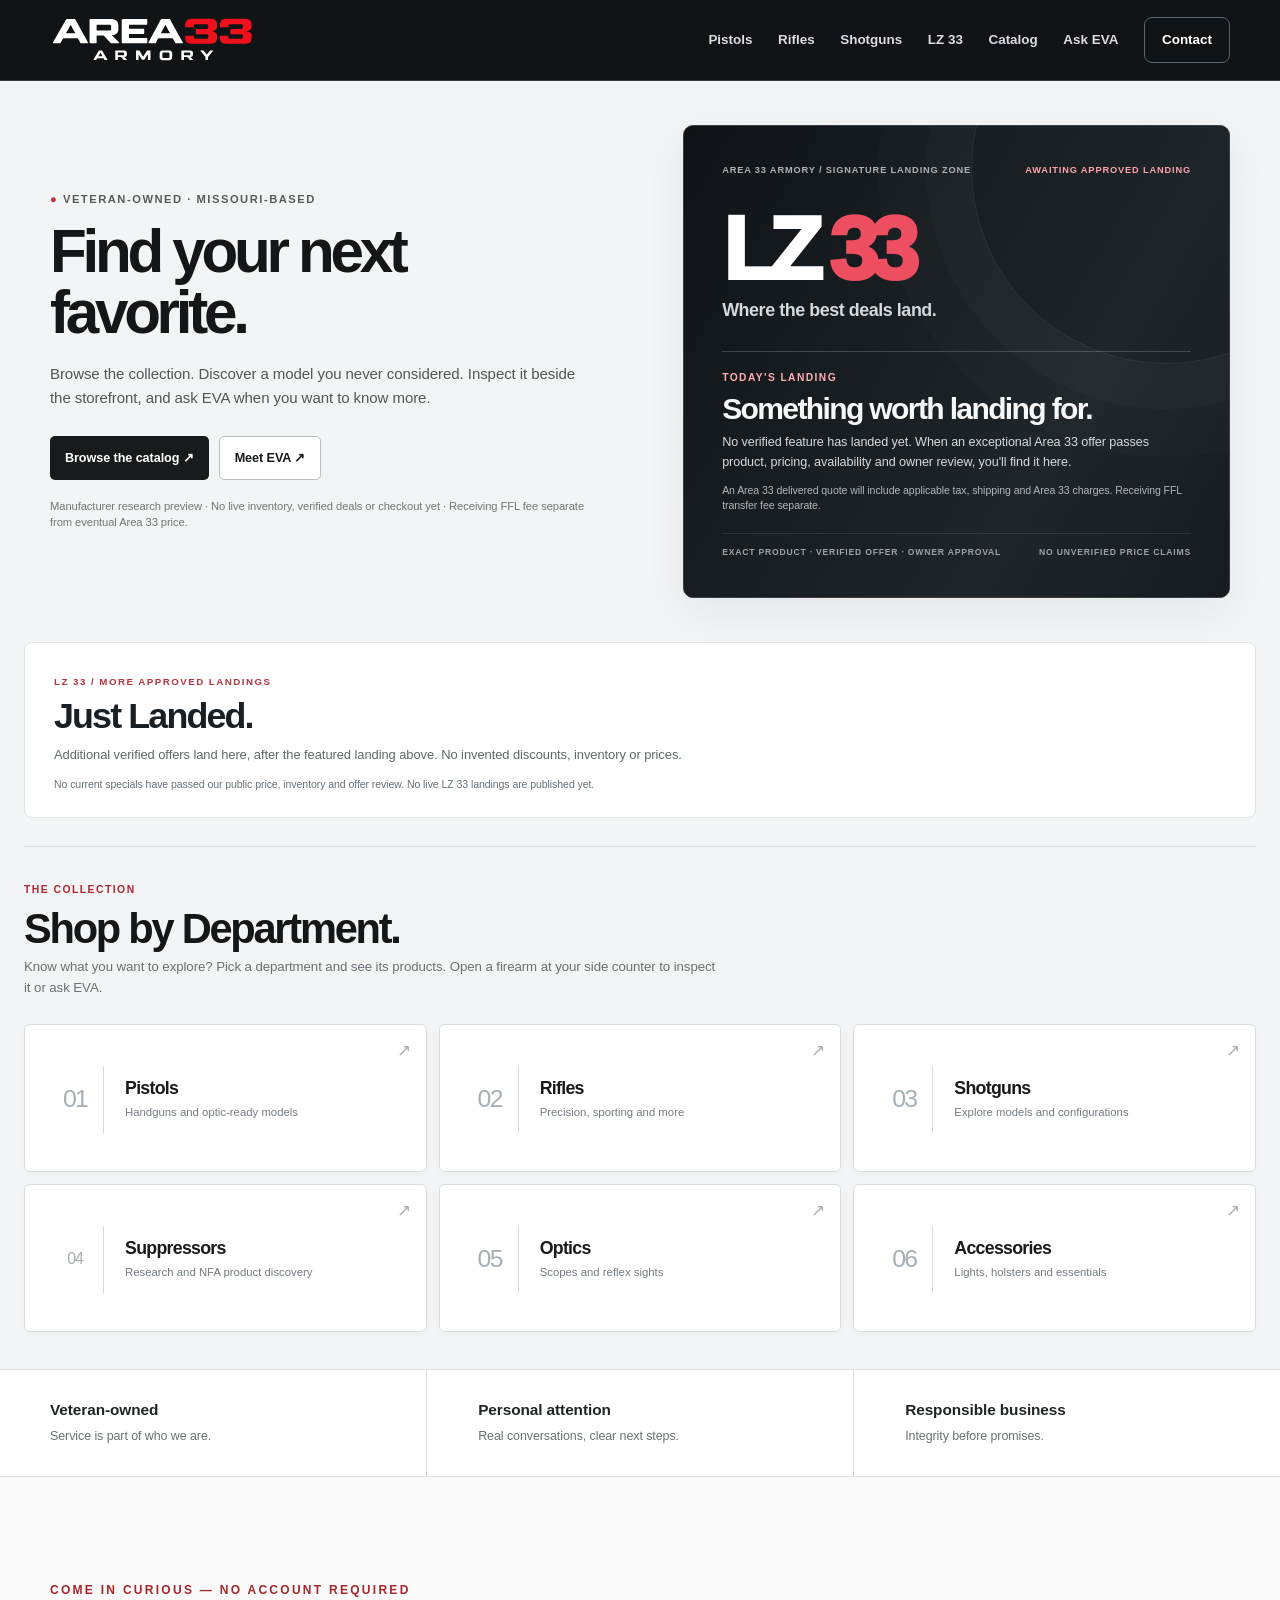
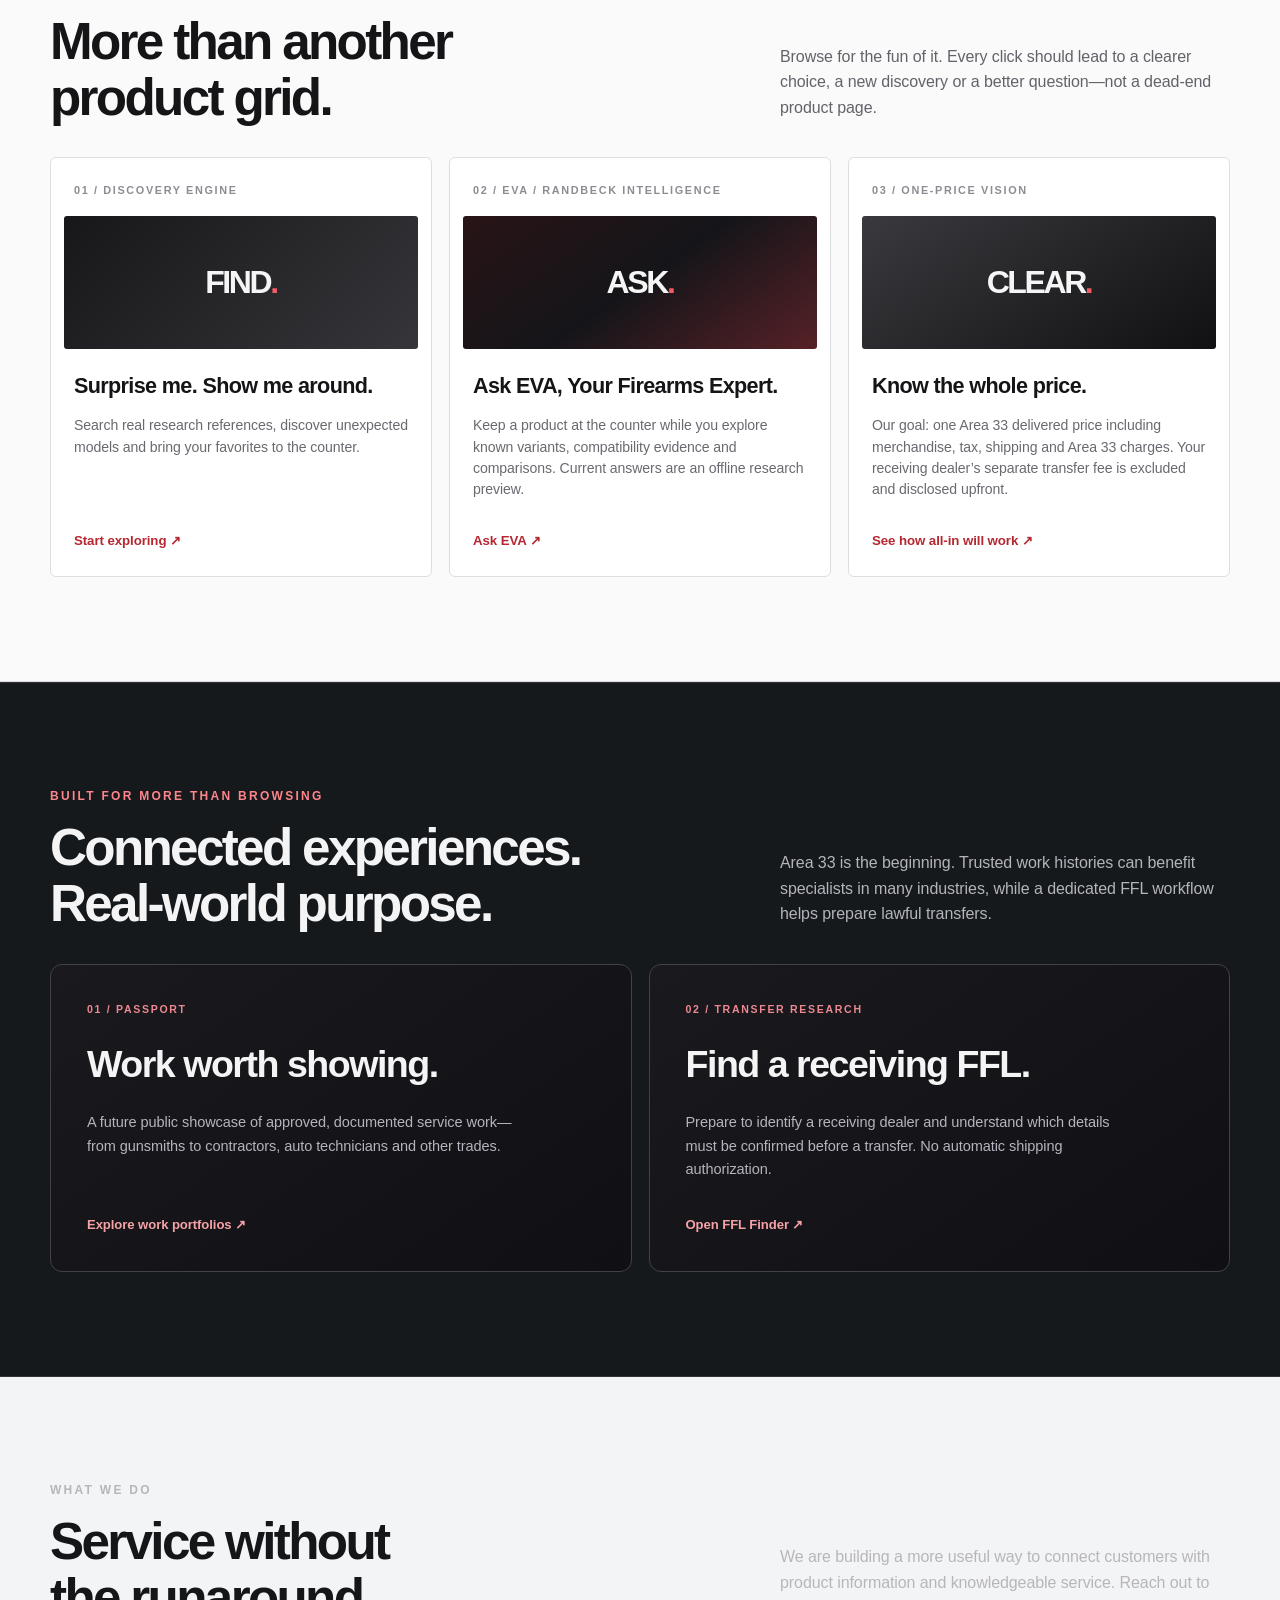
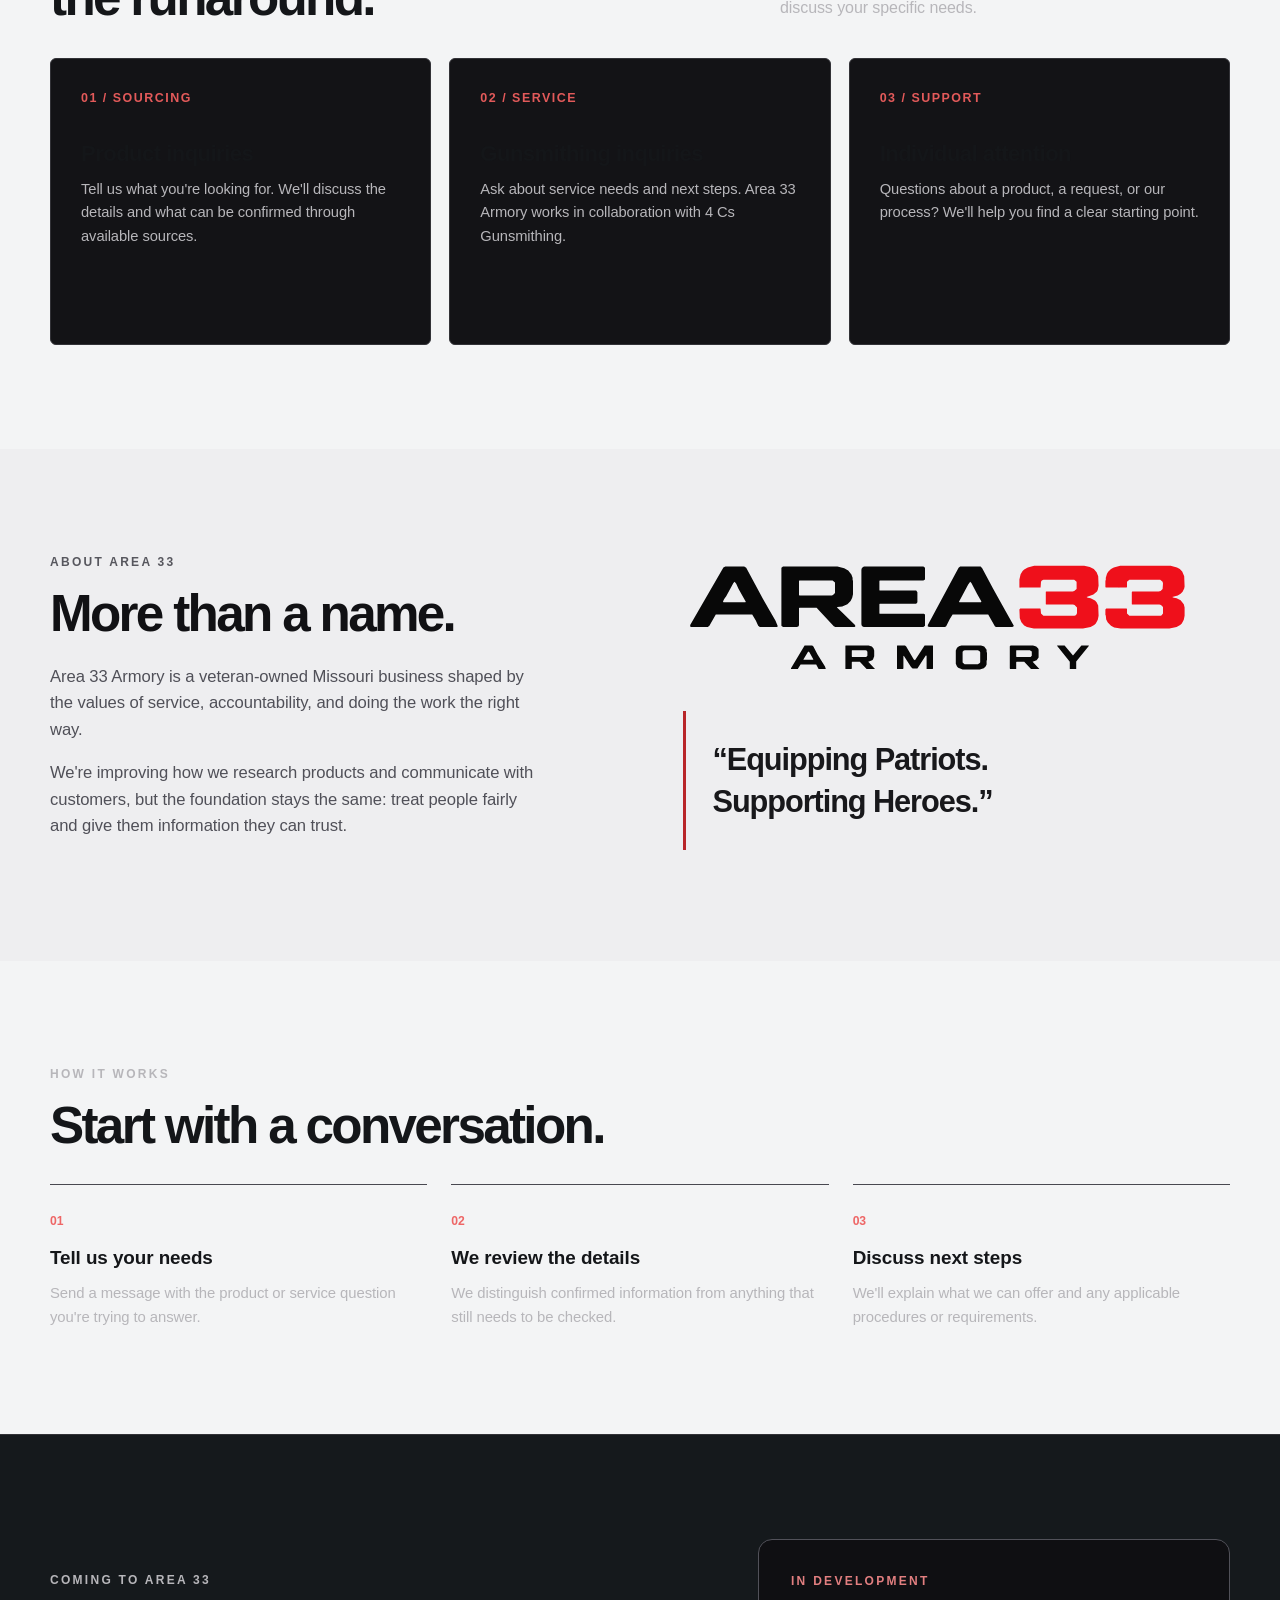
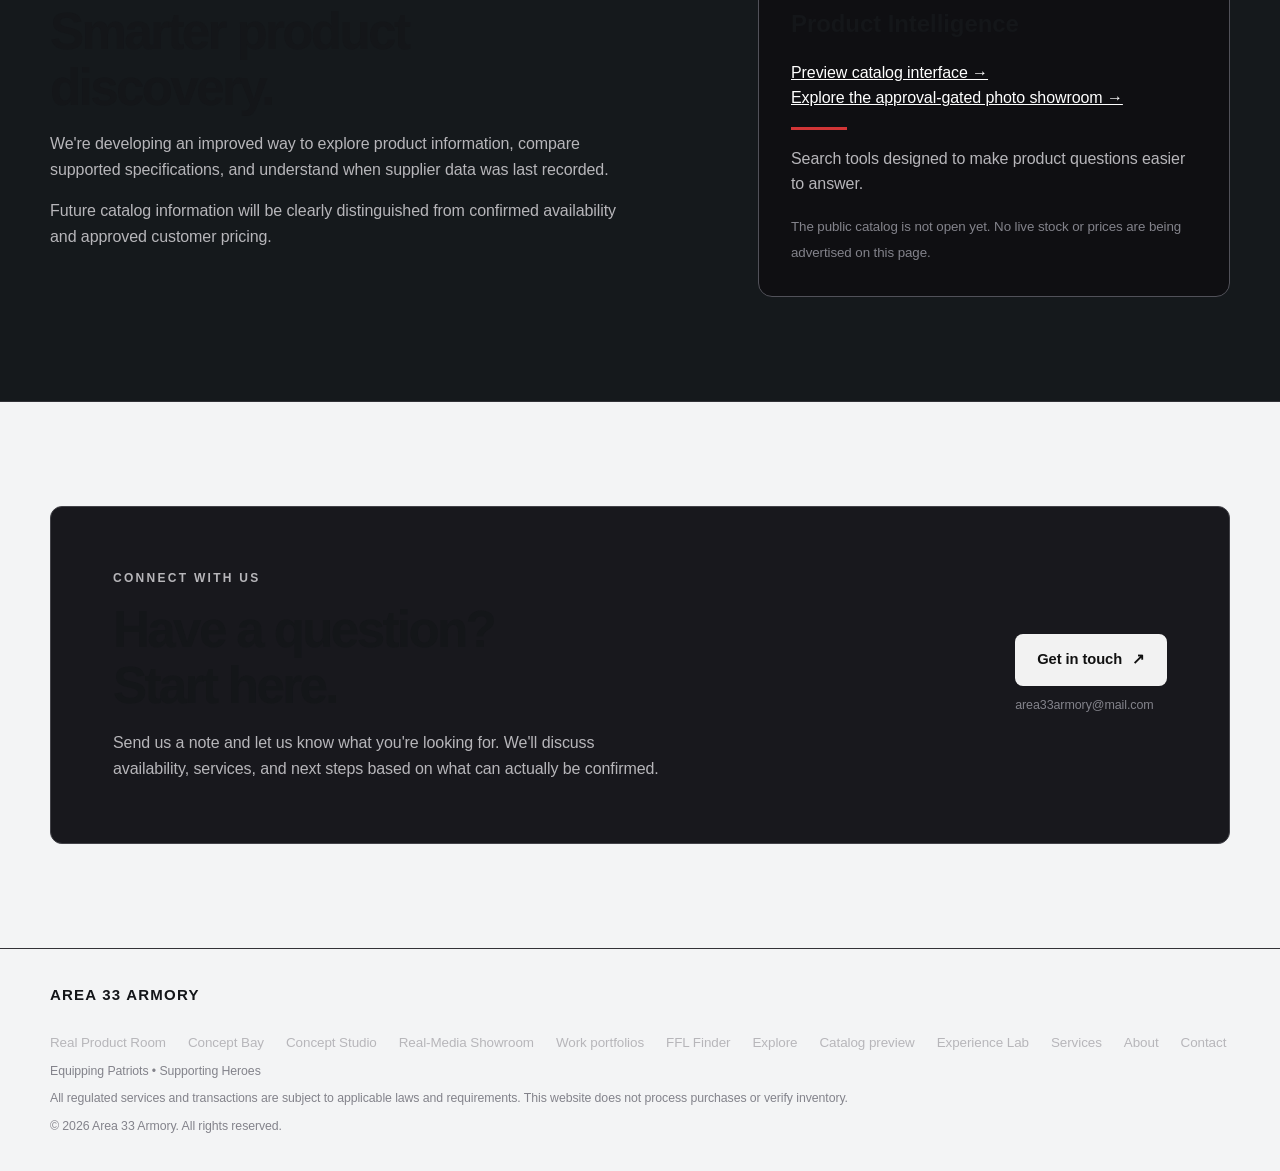
<file: index.html>
<!doctype html>
<html lang="en">
<head>
  <meta charset="utf-8">
  <meta name="viewport" content="width=device-width, initial-scale=1">
  <meta name="theme-color" content="#0b0b0d">
  <meta name="description" content="Area 33 Armory is a discovery-first firearms showroom: explore, compare, ask product-aware questions, and understand our commitment to transparent all-in pricing.">
  <meta property="og:type" content="website">
  <meta property="og:title" content="Area 33 Armory | Equipping Patriots • Supporting Heroes">
  <meta property="og:description" content="Veteran-owned. Missouri-based. Built on service and straight answers.">
  <meta property="og:url" content="https://area33armory.com/">
  <title>Area 33 Armory | Veteran-Owned • Missouri</title>
  <link rel="stylesheet" href="assets/featured-opportunities.css">
  <link rel="stylesheet" href="assets/side-counter.css">
  <script type="module" src="assets/side-counter-ui.js"></script>
  <script type="module" src="assets/featured-opportunities-ui.js"></script>
  <style>
    :root {
      color-scheme: dark;
      --bg: #09090b; --surface: #121215; --raised: #19191d;
      --text: #f6f6f6; --soft: #b7b6ba; --muted: #83838b;
      --line: #323237; --accent: #d23536; --max: 1180px;
    }
    *, *::before, *::after { box-sizing: border-box; }
    html { scroll-behavior: smooth; scroll-padding-top: 88px; }
    body { margin: 0; background: var(--bg); color: var(--text); font-family: Inter, "Segoe UI", Arial, sans-serif; line-height: 1.6; -webkit-font-smoothing: antialiased; }
    a { color: inherit; text-decoration: none; }
    a:focus-visible, button:focus-visible, summary:focus-visible { outline: 2px solid #fff; outline-offset: 5px; }
    .container { width: min(var(--max), calc(100% - 48px)); margin-inline: auto; }
    .eyebrow { color: var(--soft); font-size: .75rem; font-weight: 750; letter-spacing: .19em; text-transform: uppercase; }
    .accent { color: #ff6666; }
    .bar { width: 56px; height: 3px; background: var(--accent); }
    header { position: sticky; top: 0; z-index: 10; backdrop-filter: blur(18px); background: rgba(9,9,11,.92); border-bottom: 1px solid rgba(255,255,255,.09); }
    .nav { height: 80px; display: flex; align-items: center; justify-content: space-between; gap: 24px; }
    .identity { display: inline-flex; align-items: center; gap: 12px; font-size: .96rem; font-weight: 850; letter-spacing: .10em; line-height: 1.15; }
    .mark { width: 46px; height: 46px; border: 1px solid #66666d; border-radius: 9px; display: grid; place-items: center; font-size: 1.18rem; letter-spacing: -.08em; font-weight: 900; position: relative; }
    .mark::after { position: absolute; content: ""; left: 11px; right: 11px; bottom: -2px; height: 3px; background: var(--accent); }
    .desktop-nav { display: flex; gap: 30px; align-items: center; }
    .desktop-nav a { color: var(--soft); font-size: .88rem; font-weight: 650; transition: color .18s; }
    .desktop-nav a:hover, .footer-links a:hover { color: white; }
    .small-cta, .button { display: inline-flex; justify-content: center; align-items: center; gap: 10px; border-radius: 8px; font-weight: 760; }
    .small-cta { border: 1px solid #5b5b61; padding: 11px 17px; font-size: .84rem; }
    .small-cta:hover { background: #232328; }
    .mobile-menu { display: none; }
    .site-logo { width: clamp(170px,17vw,240px); height: auto; display: block; }
    .hero-logo { position: relative; width: min(85%, 550px); height: auto; display: block; }
    .about-mark { display: grid; gap: 32px; }
    .about-logo { display: block; width: min(100%,510px); height: auto; }
    .hero { position: relative; isolation: isolate; overflow: hidden; border-bottom: 1px solid var(--line); }
    .hero::before { content: ""; position: absolute; z-index: -1; inset: 0; opacity: .27; background: repeating-linear-gradient(125deg, transparent 0px, transparent 64px, #ffffff0a 65px, transparent 66px), radial-gradient(ellipse 650px 500px at 74% 52%, #a91e2831, transparent 70%); }
    .hero-grid { display: grid; grid-template-columns: minmax(0,1fr) minmax(320px,.85fr); min-height: 640px; align-items: center; gap: 56px; padding-block: 110px; }
    .hero h1 { max-width: 780px; margin: 20px 0 26px; font-size: clamp(3.3rem, 6vw, 6.6rem); letter-spacing: -.065em; line-height: .99; font-weight: 850; }
    .hero p { margin: 0; max-width: 540px; font-size: clamp(1.06rem,1.5vw,1.24rem); color: var(--soft); }
    .actions { display: flex; flex-wrap: wrap; gap: 13px; margin-top: 34px; }
    .button { min-height: 52px; padding: 13px 22px; font-size: .92rem; }
    .button-primary { background: #f2f2f2; color: #111; }
    .button-primary:hover { background: #d2d2d2; }
    .button-secondary { background: transparent; border: 1px solid #595960; }
    .button-secondary:hover { background: #202025; }
    .hero-visual { position: relative; min-height: 405px; display: grid; place-items: center; overflow: hidden; border-radius: 18px; border: 1px solid #333338; background: linear-gradient(150deg,#1a1a1f,#111114 62%,#181317); }
    .hero-visual::before { content: ""; position: absolute; width: 390px; height: 390px; border: 1px solid #35353d; border-radius: 50%; box-shadow: 0 0 0 55px #ffffff05, 0 0 0 110px #ffffff03; }
    .hero-visual::after { content: ""; position: absolute; bottom: 0; left: 0; right: 0; height: 4px; background: linear-gradient(90deg,transparent,#ac2528 35%,#ac2528 65%, transparent); }
    .visual-number { position: relative; font-size: clamp(10rem,18vw,17rem); line-height: 1; font-weight: 900; letter-spacing: -.13em; padding-right: .13em; color: #e9e9eb; text-shadow: 0 20px 80px #0009; }
    .visual-label { position: absolute; bottom: 26px; left: 28px; font-size: .68rem; font-weight: 760; color: #a9a8af; letter-spacing: .18em; text-transform: uppercase; }
    .values { display: grid; grid-template-columns: repeat(3,1fr); gap: 1px; border-bottom: 1px solid var(--line); background: var(--line); }
    .value { padding: 28px max(24px, calc((100vw - var(--max)) / 2)); background: #101013; }
    .values .value { padding-inline: clamp(22px,4vw,55px); }
    .values .value:first-child { padding-left: max(24px, calc((100vw - var(--max)) / 2)); }
    .values .value:last-child { padding-right: max(24px, calc((100vw - var(--max)) / 2)); }
    .value strong { display: block; font-size: .96rem; }
    .value span { font-size: .78rem; color: var(--muted); }
    section { padding-block: 104px; }
    .section-top { display: flex; align-items: flex-end; justify-content: space-between; gap: 25px; margin-bottom: 32px; }
    h2 { font-size: clamp(2.1rem,4vw,3.5rem); letter-spacing: -.052em; line-height: 1.09; margin: 14px 0 0; }
    .section-lede { max-width: 450px; color: var(--soft); margin: 0 0 5px; }
    .service-grid { display: grid; grid-template-columns: repeat(3,minmax(0,1fr)); gap: 18px; }
    .service-card { display: flex; flex-direction: column; min-height: 287px; padding: 30px; border: 1px solid var(--line); border-radius: 13px; background: #131316; }
    .service-card .count { color: #e35a5a; font-size: .78rem; font-weight: 820; letter-spacing: .12em; }
    .service-card h3 { margin: 32px 0 10px; font-size: 1.38rem; line-height: 1.22; letter-spacing: -.025em; }
    .service-card p { margin: 0; color: var(--soft); font-size: .92rem; }
    .about { background: #f0f0f0; color: #111114; }
    .about .eyebrow { color: #57575e; }
    .about-grid { display: grid; grid-template-columns: .9fr 1fr; gap: 12%; align-items: center; }
    .about h2 { margin-bottom: 22px; }
    .about p { color: #505058; font-size: 1.04rem; }
    .about .statement { margin: 0; padding: 28px 0 28px 26px; border-left: 3px solid #b82529; color: #18181b; font-size: clamp(1.35rem,2.4vw,2.15rem); font-weight: 730; letter-spacing: -.035em; line-height: 1.35; }
    .process-grid { display: grid; grid-template-columns: repeat(3,1fr); gap: 24px; margin-top: 30px; }
    .process-item { border-top: 1px solid #484850; padding-top: 22px; }
    .process-item span { color: #ee6666; font-size: .76rem; font-weight: 800; }
    .process-item h3 { margin: 11px 0 9px; font-size: 1.18rem; }
    .process-item p { margin: 0; font-size: .93rem; color: var(--soft); }
    .intelligence { border-block: 1px solid var(--line); background: linear-gradient(120deg, #17171b, #101014); }
    .intelligence-inner { display: grid; grid-template-columns: 1fr .8fr; gap: 10%; align-items: center; }
    .intelligence p { max-width: 640px; color: var(--soft); }
    .coming { padding: 32px; border: 1px solid #515159; border-radius: 14px; background: #0f0f12; }
    .coming .eyebrow { color: #e27f80; }
    .coming strong { display: block; font-size: 1.5rem; margin: 14px 0; }
    .coming small { color: var(--muted); line-height: 1.65; }
    .contact-wrap { border-radius: 17px; border: 1px solid #424248; padding: clamp(28px,6vw,62px); background: #18181d; display: flex; justify-content: space-between; align-items: center; gap: 38px; }
    .contact-wrap h2 { max-width: 590px; }
    .contact-wrap p { color: var(--soft); max-width: 560px; margin-bottom: 0; }
    .contact-actions { display: flex; flex-direction: column; gap: 10px; flex-shrink: 0; }
    .contact-note { color: var(--muted); font-size: .78rem; }
    footer { border-top: 1px solid var(--line); padding-block: 34px; }
    .footer-inner { display: flex; justify-content: space-between; align-items: center; gap: 25px; flex-wrap: wrap; }
    .footer-brand { font-size: .94rem; font-weight: 850; letter-spacing: .08em; }
    .footer-links { display: flex; gap: 22px; color: var(--soft); font-size: .84rem; }
    footer p { margin: 8px 0 0; color: var(--muted); font-size: .77rem; }
    @media (max-width: 900px) {
      .desktop-nav { gap: 17px; } .hero-grid { gap: 30px; }
      .service-card { padding: 24px; }
      .about-grid { gap: 7%; } .intelligence-inner { gap: 6%; }
    }
    @media (max-width: 720px) {
      .container { width: min(var(--max), calc(100% - 36px)); }
      .nav { height: 70px; }
      .desktop-nav { display: none; }
      .mobile-menu { display: block; position: relative; color: var(--soft); }
      .mobile-menu summary { cursor: pointer; list-style: none; border: 1px solid #5b5b61; padding: 8px 14px; border-radius: 7px; font-weight: 700; }
      .mobile-menu summary::-webkit-details-marker { display: none; }
      .mobile-menu nav { position: absolute; right: 0; top: 46px; min-width: 200px; display: grid; gap: 10px; padding: 18px; background: #1b1b20; border: 1px solid #484850; border-radius: 10px; box-shadow: 0 20px 50px #0009; }
      .hero-grid { grid-template-columns: 1fr; padding-block: 68px; min-height: auto; }
      .hero-visual { min-height: 290px; }
      .visual-number { font-size: 12rem; }
      .values, .service-grid, .process-grid, .about-grid, .intelligence-inner { grid-template-columns: 1fr; }
      .values .value, .values .value:first-child, .values .value:last-child { padding: 18px; }
      section { padding-block: 70px; }
      .section-top { align-items: flex-start; flex-direction: column; }
      .service-card { min-height: auto; }
      .service-card h3 { margin-top: 21px; }
      .contact-wrap { flex-direction: column; align-items: flex-start; }
      .contact-actions { width: 100%; } .contact-actions .button { width: 100%; }
    }
    @media (prefers-reduced-motion: reduce) { html { scroll-behavior: auto; } }
  </style>
  <link rel="stylesheet" href="assets/site-polish.css">
  <link rel="stylesheet" href="assets/ecosystem.css">
  <link rel="stylesheet" href="assets/retail-finish.css">
  <link rel="stylesheet" href="assets/lz33.css">
</head>
<body>
  <a class="skip-site" href="#top">Skip to main content</a>
  <header>
    <div class="container nav">
      <a class="identity" href="#top" aria-label="Area 33 Armory home"><img class="site-logo" src="assets/area33-logo-dark.svg" alt="Area 33 Armory" width="240" height="57"></a>
      <nav class="desktop-nav" aria-label="Main navigation">
        <a href="#shop-departments" data-shop-department="pistols">Pistols</a>
        <a href="#shop-departments" data-shop-department="rifles">Rifles</a>
        <a href="#shop-departments" data-shop-department="shotguns">Shotguns</a>
        <a href="#lz33">LZ 33</a>
        <a href="catalog.html">Catalog</a>
        <a href="#shop-departments" data-side-counter-product="glock-g19-gen5-mos" data-side-counter-tab="eva">Ask EVA</a>
        <a class="small-cta" href="contact.html">Contact</a>
      </nav>     <details class="mobile-menu">
        <summary>Menu</summary>
        <nav aria-label="Mobile navigation">
          <a href="product-room.html">Real Product Room</a><a href="experience-bay.html">Concept Bay</a><a href="studio.html">Concept Studio</a><a href="showroom.html">Real-Media Showroom</a><a href="portfolio.html">Work portfolios</a><a href="ffl-finder.html">FFL Finder</a>
          <a href="explore.html">Explore</a><a href="catalog.html">Browse catalog</a><a href="#services">Services</a><a href="#about">Our story</a><a href="contact.html">Contact</a>
        </nav>
      </details>
    </div>
  </header>
  <main id="top" tabindex="-1">
    <div class="hero">
      <div class="container hero-grid">
        <div>
          <div class="eyebrow"><span class="accent">●</span> Veteran-owned · Missouri-based</div>
          <h1>Find your next<br><span class="accent">favorite.</span></h1>
          <p>Browse the collection. Discover a model you never considered. Inspect it beside the storefront, and ask EVA when you want to know more.</p>
          <div class="actions">
           <a class="button button-primary" href="catalog.html">Browse the catalog ↗</a>
           <a class="button button-secondary" href="#shop-departments" data-side-counter-product="glock-g19-gen5-mos" data-side-counter-tab="eva">Meet EVA ↗</a>

          </div>
          <p class="hero-note">Manufacturer research preview · No live inventory, verified deals or checkout yet · Receiving FFL fee separate from eventual Area 33 price.</p>
        </div>
        <aside class="lz33-hero" id="lz33" aria-label="LZ 33 Landing Zone 33 featured promotion">
          <div class="lz33-hero-top"><span>AREA 33 ARMORY / SIGNATURE LANDING ZONE</span><span id="lz33-hero-state">AWAITING APPROVED LANDING</span></div>
          <div class="lz33-masthead" aria-label="LZ 33"><span>LZ</span> <strong>33</strong></div>
          <p class="lz33-tagline">Where the best deals land.</p>
          <div class="lz33-spotlight">
            <div class="lz33-spotlight-label">TODAY'S LANDING</div>
            <h2 id="lz33-hero-headline">Something worth landing for.</h2>
            <p id="lz33-hero-description">No verified feature has landed yet. When an exceptional Area 33 offer passes product, pricing, availability and owner review, you'll find it here.</p>
            <p id="lz33-hero-terms" class="lz33-terms">An Area 33 delivered quote will include applicable tax, shipping and Area 33 charges. Receiving FFL transfer fee separate.</p>
            <a id="lz33-hero-inspect" class="lz33-inspect" href="#shop-departments" hidden>Inspect this landing ↗</a>
          </div>
          <div class="lz33-hero-foot"><span>EXACT PRODUCT · VERIFIED OFFER · OWNER APPROVAL</span><span>NO UNVERIFIED PRICE CLAIMS</span></div>
        </aside>
      </div>
    </div>
    <section class="featured-home" id="featured-opportunities" data-featured-mode="deals" aria-label="Area 33 featured deals and specials">
      <div class="featured-header"><div><span class="eyebrow">LZ 33 / MORE APPROVED LANDINGS</span>
        <h2>Just Landed.</h2>
        <p>Additional verified offers land here, after the featured landing above. No invented discounts, inventory or prices.</p></div>
      </div>
      <div id="featured-products" class="featured-products" aria-live="polite"></div>
      <p id="featured-coverage" class="featured-coverage">No additional offers have been approved for public release.</p>
    </section>
    <section class="shop-departments" id="shop-departments" aria-label="Shop Area 33 by category">
      <div class="department-heading"><div><span class="eyebrow">THE COLLECTION</span>
        <h2>Shop by Department.</h2>
        <p>Know what you want to explore? Pick a department and see its products. Open a firearm at your side counter to inspect it or ask EVA.</p></div></div>
      <div class="department-grid">
        <button class="department-card department-pistols" type="button" data-department-pick="pistols">
          <span class="department-emblem" aria-hidden="true">01</span><span class="department-card-copy"><strong>Pistols</strong><small>Handguns and optic-ready models</small></span><span class="department-arrow" aria-hidden="true">↗</span></button>
        <button class="department-card department-rifles" type="button" data-department-pick="rifles">
          <span class="department-emblem" aria-hidden="true">02</span><span class="department-card-copy"><strong>Rifles</strong><small>Precision, sporting and more</small></span><span class="department-arrow" aria-hidden="true">↗</span></button>
        <button class="department-card department-shotguns" type="button" data-department-pick="shotguns">
          <span class="department-emblem" aria-hidden="true">03</span><span class="department-card-copy"><strong>Shotguns</strong><small>Explore models and configurations</small></span><span class="department-arrow" aria-hidden="true">↗</span></button>
        <button class="department-card department-suppressors" type="button" data-department-pick="suppressors">
          <span class="department-emblem" aria-hidden="true">04</span><span class="department-card-copy"><strong>Suppressors</strong><small>Research and NFA product discovery</small></span><span class="department-arrow" aria-hidden="true">↗</span></button>
        <button class="department-card department-optics" type="button" data-department-pick="optics">
          <span class="department-emblem" aria-hidden="true">05</span><span class="department-card-copy"><strong>Optics</strong><small>Scopes and reflex sights</small></span><span class="department-arrow" aria-hidden="true">↗</span></button>
        <button class="department-card department-accessories" type="button" data-department-pick="accessories">
          <span class="department-emblem" aria-hidden="true">06</span><span class="department-card-copy"><strong>Accessories</strong><small>Lights, holsters and essentials</small></span><span class="department-arrow" aria-hidden="true">↗</span></button>
      </div>
    </section>
    <section class="home-firearms-section" id="home-firearms" aria-label="Selected department products" hidden>
      <div class="home-firearms-head">
        <div><span class="eyebrow">AREA 33 / SELECTED DEPARTMENT</span>
          <h2 id="home-firearms-title">Browse products.</h2>
          <p id="home-firearms-description">Research examples only. Full authorized distributor catalog and current variants are not connected yet.</p></div>
        <div class="home-firearms-tools"><input id="home-firearms-query" type="search" maxlength="120" placeholder="Search models…" aria-label="Search the selected department">
          <select id="home-firearms-category" aria-label="Filter the selected department">
            <option value="all">All firearms</option><option value="pistols">Pistols</option>
            <option value="rifles">Rifles</option><option value="shotguns">Shotguns</option>
            <option value="suppressors">Suppressors</option><option value="optics">Optics</option>
            <option value="accessories">Accessories</option>
          </select></div>
      </div>
      <p id="home-firearms-count" class="home-firearms-count">Select a department above to explore.</p>
      <div id="home-firearms-gallery" class="home-firearms-gallery" aria-live="polite"></div>
    </section>
    <div class="values" aria-label="What sets us apart">
      <div class="value"><strong>Veteran-owned</strong><span>Service is part of who we are.</span></div>
      <div class="value"><strong>Personal attention</strong><span>Real conversations, clear next steps.</span></div>
      <div class="value"><strong>Responsible business</strong><span>Integrity before promises.</span></div>
    </div>
    <section class="discovery" id="discover" aria-labelledby="discover-title">
      <div class="container">
        <div class="section-top"><div><div class="eyebrow">Come in curious — no account required</div><h2 id="discover-title">More than another<br>product grid.</h2></div><p class="section-lede">Browse for the fun of it. Every click should lead to a clearer choice, a new discovery or a better question—not a dead-end product page.</p></div>
        <div class="discovery-grid">
          <a class="discovery-card" href="six-view-counter.html#discover-counter"><span class="discovery-index">01 / DISCOVERY ENGINE</span><span class="discovery-art" aria-hidden="true">FIND<span class="red">.</span></span><strong>Surprise me. Show me around.</strong><span class="discovery-copy">Search real research references, discover unexpected models and bring your favorites to the counter.</span><span class="discovery-arrow">Start exploring ↗</span></a>
          <a class="discovery-card" href="six-view-counter.html#ask-eva"><span class="discovery-index">02 / EVA / RANDBECK INTELLIGENCE</span><span class="discovery-art" aria-hidden="true">ASK<span class="red">.</span></span><strong>Ask EVA, Your Firearms Expert.</strong><span class="discovery-copy">Keep a product at the counter while you explore known variants, compatibility evidence and comparisons. Current answers are an offline research preview.</span><span class="discovery-arrow">Ask EVA ↗</span></a>
          <a class="discovery-card" href="six-view-counter.html#all-in"><span class="discovery-index">03 / ONE-PRICE VISION</span><span class="discovery-art" aria-hidden="true">CLEAR<span class="red">.</span></span><strong>Know the whole price.</strong><span class="discovery-copy">Our goal: one Area 33 delivered price including merchandise, tax, shipping and Area 33 charges. Your receiving dealer’s separate transfer fee is excluded and disclosed upfront.</span><span class="discovery-arrow">See how all-in will work ↗</span></a>
        </div>
      </div>
    </section>
    <section class="ecosystem" aria-labelledby="ecosystem-title">
      <div class="container">
        <div class="section-top"><div><div class="eyebrow">Built for more than browsing</div><h2 id="ecosystem-title">Connected experiences.<br>Real-world purpose.</h2></div><p class="section-lede">Area 33 is the beginning. Trusted work histories can benefit specialists in many industries, while a dedicated FFL workflow helps prepare lawful transfers.</p></div>
        <div class="ecosystem-grid">
          <a class="ecosystem-card" href="portfolio.html"><span>01 / PASSPORT</span><strong>Work worth showing.</strong><p>A future public showcase of approved, documented service work—from gunsmiths to contractors, auto technicians and other trades.</p><b>Explore work portfolios ↗</b></a>
          <a class="ecosystem-card" href="ffl-finder.html"><span>02 / TRANSFER RESEARCH</span><strong>Find a receiving FFL.</strong><p>Prepare to identify a receiving dealer and understand which details must be confirmed before a transfer. No automatic shipping authorization.</p><b>Open FFL Finder ↗</b></a>
        </div>
      </div>
    </section>
    <section id="services">
      <div class="container">
        <div class="section-top"><div><div class="eyebrow">What we do</div><h2>Service without<br>the runaround.</h2></div><p class="section-lede">We are building a more useful way to connect customers with product information and knowledgeable service. Reach out to discuss your specific needs.</p></div>
        <div class="service-grid">
          <article class="service-card"><span class="count">01 / SOURCING</span><h3>Product inquiries</h3><p>Tell us what you're looking for. We'll discuss the details and what can be confirmed through available sources.</p></article>
          <article class="service-card"><span class="count">02 / SERVICE</span><h3>Gunsmithing inquiries</h3><p>Ask about service needs and next steps. Area 33 Armory works in collaboration with 4 Cs Gunsmithing.</p></article>
          <article class="service-card"><span class="count">03 / SUPPORT</span><h3>Individual attention</h3><p>Questions about a product, a request, or our process? We'll help you find a clear starting point.</p></article>
        </div>
      </div>
    </section>
    <section class="about" id="about">
      <div class="container about-grid">
        <div><div class="eyebrow">About Area 33</div><h2>More than a name.</h2><p>Area 33 Armory is a veteran-owned Missouri business shaped by the values of service, accountability, and doing the work the right way.</p><p>We're improving how we research products and communicate with customers, but the foundation stays the same: treat people fairly and give them information they can trust.</p></div>
        <div class="about-mark"><img class="about-logo" src="assets/area33-logo-light.svg" alt="Area 33 Armory, red 33 with black wordmark" width="510" height="120"><p class="statement">“Equipping Patriots.<br>Supporting Heroes.”</p></div>
      </div>
    </section>
    <section id="process">
      <div class="container">
        <div class="eyebrow">How it works</div><h2>Start with a conversation.</h2>
        <div class="process-grid">
          <div class="process-item"><span>01</span><h3>Tell us your needs</h3><p>Send a message with the product or service question you're trying to answer.</p></div>
          <div class="process-item"><span>02</span><h3>We review the details</h3><p>We distinguish confirmed information from anything that still needs to be checked.</p></div>
          <div class="process-item"><span>03</span><h3>Discuss next steps</h3><p>We'll explain what we can offer and any applicable procedures or requirements.</p></div>
        </div>
      </div>
    </section>
    <section class="intelligence" id="intelligence">
      <div class="container intelligence-inner">
        <div><div class="eyebrow">Coming to Area 33</div><h2>Smarter product discovery.</h2><p>We're developing an improved way to explore product information, compare supported specifications, and understand when supplier data was last recorded.</p><p>Future catalog information will be clearly distinguished from confirmed availability and approved customer pricing.</p></div>
        <div class="coming"><div class="eyebrow">In development</div><strong>Product Intelligence</strong><p><a href="catalog.html" style="color:#fff;text-decoration:underline">Preview catalog interface →</a><br><a href="showroom.html" style="color:#fff;text-decoration:underline">Explore the approval-gated photo showroom →</a></p><div class="bar"></div><p>Search tools designed to make product questions easier to answer.</p><small>The public catalog is not open yet. No live stock or prices are being advertised on this page.</small></div>
      </div>
    </section>
    <section id="contact">
      <div class="container">
        <div class="contact-wrap">
          <div><div class="eyebrow">Connect with us</div><h2>Have a question?<br>Start here.</h2><p>Send us a note and let us know what you're looking for. We'll discuss availability, services, and next steps based on what can actually be confirmed.</p></div>
          <div class="contact-actions"><a class="button button-primary" href="contact.html">Get in touch <span aria-hidden="true">↗</span></a><span class="contact-note">area33armory@mail.com</span></div>
        </div>
      </div>
    </section>
    <div class="lz33-owner-tools container" aria-label="Owner preview tools" hidden>
      <button id="lz33-email-preview-open" class="lz33-owner-email" type="button">Owner: Preview LZ 33 email</button>
      <span>Preview only · No subscribers or sending connected</span>
    </div>
  </main>
  <dialog id="lz33-email-preview" class="lz33-email-dialog" aria-labelledby="lz33-email-dialog-title">
    <div class="lz33-email-dialog-header"><strong id="lz33-email-dialog-title">LZ 33 / INTERNAL EMAIL PREVIEW</strong><button id="lz33-email-preview-close" type="button" aria-label="Close email preview">Close ×</button></div>
    <small>Draft only · No recipients · Nothing is sent</small>
    <p class="lz33-email-subject-label">SUBJECT</p><p id="lz33-email-subject" class="lz33-email-subject">LZ 33 | Next landing coming soon</p>
    <div class="lz33-email-message"><strong>AREA 33 ARMORY / LZ 33</strong><h2 id="lz33-email-heading">Landing Zone 33</h2><p id="lz33-email-body"></p><p id="lz33-email-footer"></p></div>
  </dialog>
  <div class="side-counter-backdrop" id="area33-side-backdrop" hidden></div>
  <button id="area33-reopen-counter" class="side-counter-reopen" type="button" hidden>YOUR COUNTER ↗</button>
  <aside id="area33-side-counter" class="area33-side-counter" aria-label="Your Area 33 product counter" aria-hidden="true" hidden>
    <div class="side-counter-header">
      <div class="side-counter-heading"><div class="side-counter-brand"><small>AREA 33 · YOUR SIDE COUNTER</small><strong>Explore without leaving the store.</strong></div>
        <button id="side-counter-close" type="button" class="side-counter-close">Close ✕</button></div>
      <h2 id="side-counter-product-name">Selected firearm</h2>
      <p id="side-counter-product-meta">Research reference · Not live inventory</p>
    </div>
    <div class="side-tabs" role="tablist" aria-label="Product counter sections">
      <button id="side-tab-inspect" role="tab" aria-selected="true" type="button">Inspect</button>
      <button id="side-tab-models" role="tab" aria-selected="false" type="button">Models</button>
      <button id="side-tab-accessories" role="tab" aria-selected="false" type="button">Accessories</button>
      <button id="side-tab-eva" role="tab" aria-selected="false" type="button">Ask EVA</button>
    </div>
    <div id="side-counter-body" class="side-counter-content" role="tabpanel" aria-label="Selected product information"></div>
    <div class="side-counter-footer">
      <div class="side-counter-actions"><button type="button" id="side-save">☆ Save</button><button type="button" id="side-compare">+ Compare</button></div>
      <p id="side-saved-status">Saved here for this visit only.</p>
      <div id="side-comparison-list" class="side-comparison-list"></div>
      <a id="side-full-counter" class="side-full-link" href="six-view-counter.html">Open full product counter ↗</a>
    </div>
  </aside>
  <footer>
    <div class="container">
      <div class="footer-inner"><div class="footer-brand">AREA 33 ARMORY</div><nav class="footer-links" aria-label="Footer navigation"><a href="product-room.html">Real Product Room</a><a href="experience-bay.html">Concept Bay</a><a href="studio.html">Concept Studio</a><a href="showroom.html">Real-Media Showroom</a><a href="portfolio.html">Work portfolios</a><a href="ffl-finder.html">FFL Finder</a><a href="explore.html">Explore</a><a href="catalog.html">Catalog preview</a><a href="experience-lab.html">Experience Lab</a><a href="#services">Services</a><a href="#about">About</a><a href="contact.html">Contact</a></nav></div>
      <p>Equipping Patriots • Supporting Heroes</p>
      <p>All regulated services and transactions are subject to applicable laws and requirements. This website does not process purchases or verify inventory.</p>
      <p>© <span id="year">2026</span> Area 33 Armory. All rights reserved.</p>
    </div>
  </footer>
  <script>document.getElementById("year").textContent = new Date().getFullYear();</script>
</body>
</html>
</file>
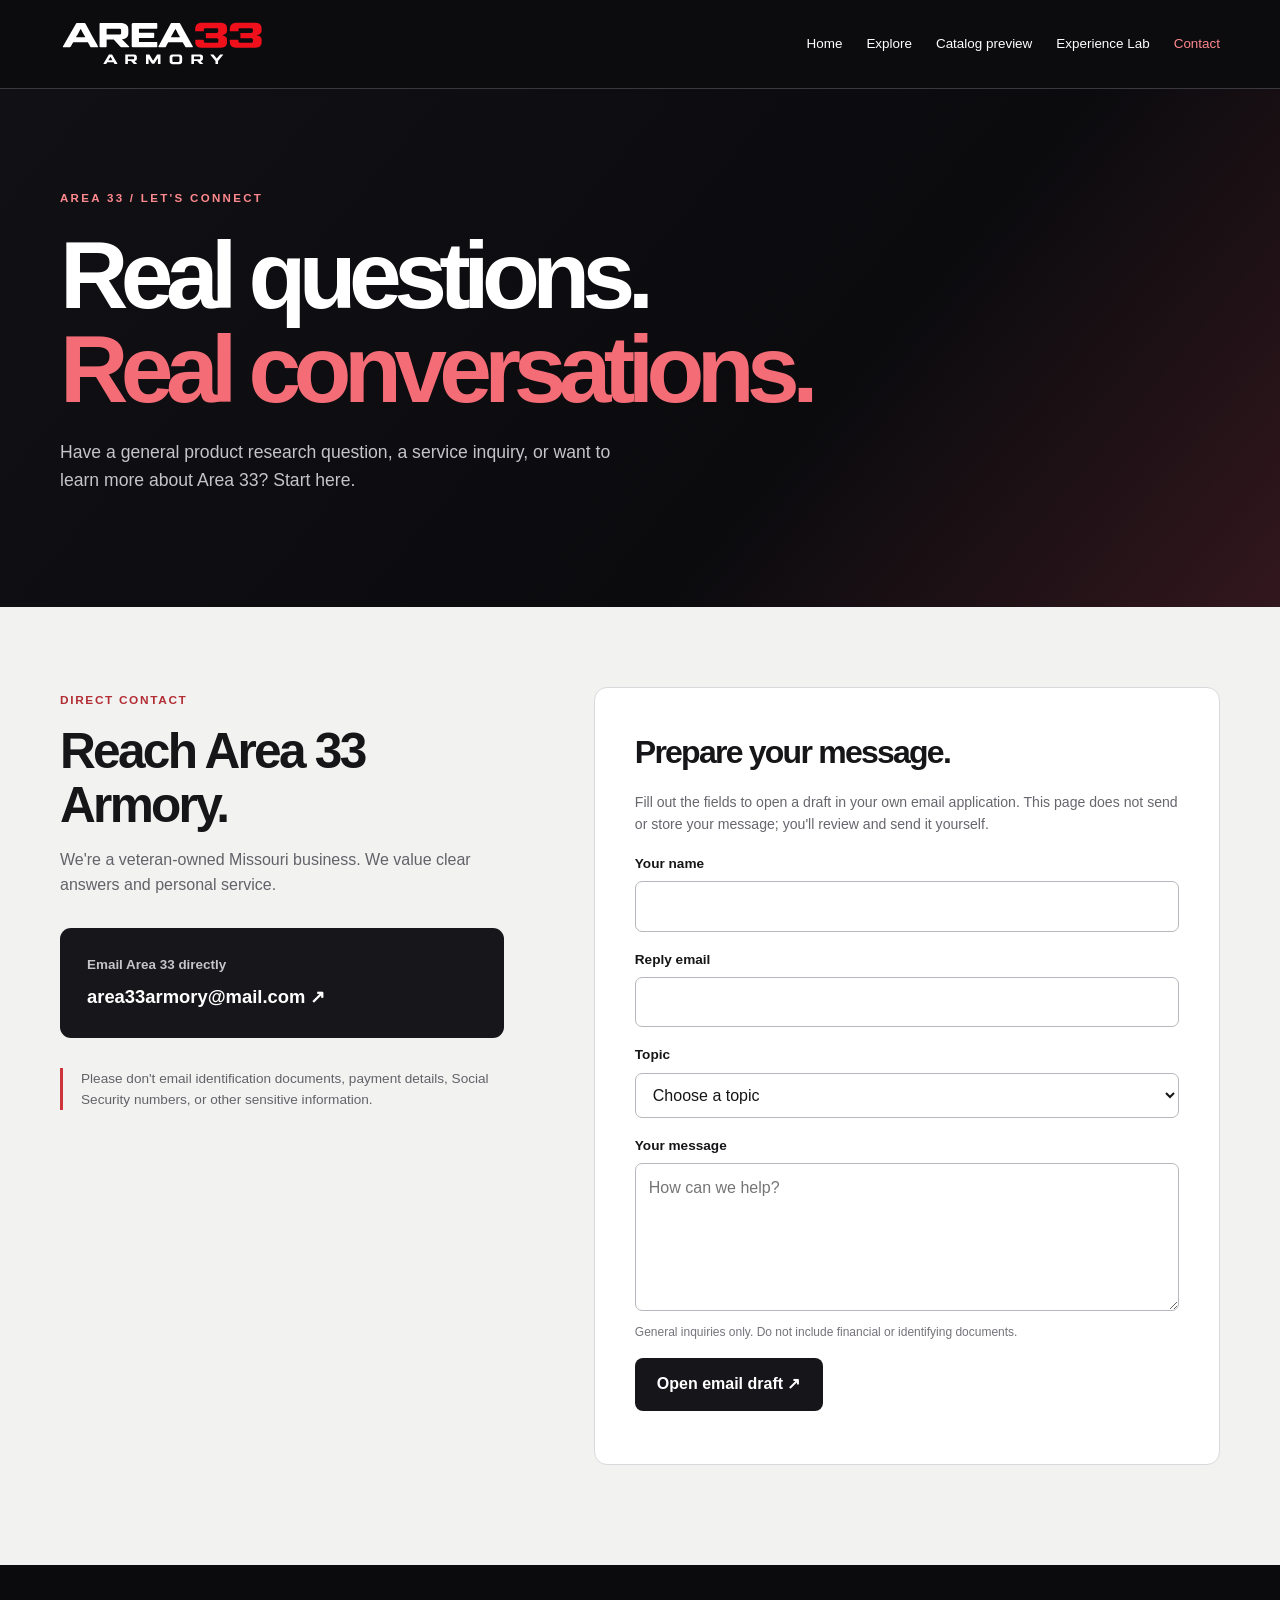
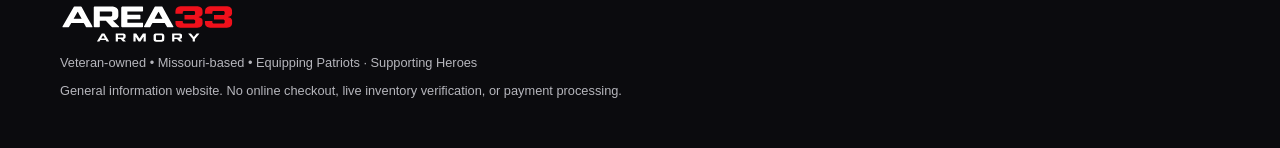
<file: contact.html>
<!doctype html>
<html lang="en"><head><meta charset="utf-8"><meta name="viewport" content="width=device-width, initial-scale=1"><meta name="theme-color" content="#0b0b0d"><meta name="description" content="Contact Area 33 Armory, a veteran-owned Missouri business, with general research, service or business questions."><title>Contact | Area 33 Armory</title>
<style>
:root{--ink:#161619;--muted:#64646b;--line:#d9d9dd;--red:#ce353a}
*{box-sizing:border-box}body{margin:0;background:#f2f2f1;color:var(--ink);font-family:Inter,"Segoe UI",Arial,sans-serif;line-height:1.55}a{color:inherit}button,input,select,textarea{font:inherit}button{cursor:pointer}
a:focus-visible,button:focus-visible,input:focus-visible,select:focus-visible,textarea:focus-visible{outline:3px solid #d54248;outline-offset:3px}
.wrap{width:min(1160px,calc(100% - 42px));margin:auto}.skip{position:absolute;top:-100px;left:12px;background:white;padding:10px;z-index:20}.skip:focus{top:10px}
header{background:#0c0c0f;color:white;border-bottom:1px solid #39393f}.nav{min-height:88px;display:flex;justify-content:space-between;align-items:center;gap:22px}.nav img{display:block;width:205px;height:auto}.nav nav{display:flex;align-items:center;gap:clamp(10px,2vw,24px);flex-wrap:wrap}.nav a{text-decoration:none;font-size:.84rem}.nav nav a[aria-current]{color:#ff888e}
.hero{background:linear-gradient(130deg,#111115,#0b0b0e 64%,#32171d);color:white;padding:96px 0}.eyebrow{font-size:.72rem;color:#ff898e;letter-spacing:.2em;font-weight:850}.hero h1{font-size:clamp(3.35rem,7.4vw,6.8rem);letter-spacing:-.08em;line-height:.99;margin:19px 0 23px}.hero h1 em{font-style:normal;color:#f46c76}.hero p{color:#c4c4c9;font-size:1.1rem;max-width:590px}
.content{padding:80px 0 100px}.layout{display:grid;grid-template-columns:.83fr 1.17fr;gap:clamp(25px,7vw,95px)}.kicker{font-size:.74rem;color:#b22d34;font-weight:850;letter-spacing:.14em}.intro h2{font-size:clamp(2rem,4vw,3.1rem);letter-spacing:-.055em;line-height:1.08;margin:13px 0}.intro p{color:#626269}.email-card{display:block;margin:30px 0;background:#17171b;color:white;text-decoration:none;padding:27px;border-radius:11px}.email-card strong{display:block;color:#c5c5c9;font-size:.84rem;margin-bottom:7px}.email-card span{font-size:1.15rem;font-weight:800;overflow-wrap:anywhere}.email-card:hover{background:#303036}.caution{border-left:3px solid var(--red);padding-left:18px;font-size:.85rem}
.panel{border:1px solid var(--line);background:white;border-radius:13px;padding:clamp(23px,4vw,40px)}.panel h2{font-size:2rem;letter-spacing:-.055em;margin:0}.panel>p{color:#66666d;font-size:.88rem}.field{margin:17px 0}.field label{display:block;margin-bottom:7px;font-size:.85rem;font-weight:760}.field input,.field select,.field textarea{width:100%;display:block;border:1px solid #b7b7bd;border-radius:7px;padding:12px 13px;background:white;color:#151518}.field textarea{resize:vertical;min-height:148px}.hint{font-size:.75rem;color:#74747b}.submit{border:0;border-radius:8px;background:#16161a;color:#fff;font-weight:750;padding:14px 22px}.submit:hover{background:#34343b}.draft-status{font-size:.8rem;color:#55555a}
footer{background:#0b0b0e;color:#b6b6bc;padding:39px 0;font-size:.8rem}footer img{display:block;width:175px;height:auto}footer p{margin:8px 0}footer a{color:white}
@media(max-width:780px){.nav{align-items:flex-start;flex-direction:column;padding:18px 0}.hero{padding:70px 0}.layout{grid-template-columns:1fr}.content{padding:60px 0}}
</style></head>
<body><a class="skip" href="#main">Skip to content</a><header><div class="wrap nav"><a href="index.html"><img src="assets/area33-logo-dark.svg" alt="Area 33 Armory home" width="205" height="50"></a><nav aria-label="Main navigation"><a href="index.html">Home</a><a href="explore.html">Explore</a><a href="catalog.html">Catalog preview</a><a href="experience-lab.html">Experience Lab</a><a href="contact.html" aria-current="page">Contact</a></nav></div></header>
<main id="main"><section class="hero"><div class="wrap"><span class="eyebrow">AREA 33 / LET'S CONNECT</span><h1>Real questions.<br><em>Real conversations.</em></h1><p>Have a general product research question, a service inquiry, or want to learn more about Area 33? Start here.</p></div></section>
<div class="content"><div class="wrap layout"><aside class="intro"><span class="kicker">DIRECT CONTACT</span><h2>Reach Area 33 Armory.</h2><p>We're a veteran-owned Missouri business. We value clear answers and personal service.</p><a class="email-card" href="mailto:area33armory@mail.com?subject=Area%2033%20Armory%20Inquiry"><strong>Email Area 33 directly</strong><span>area33armory@mail.com ↗</span></a><p class="caution">Please don't email identification documents, payment details, Social Security numbers, or other sensitive information.</p></aside>
<section class="panel" aria-labelledby="draft-title"><h2 id="draft-title">Prepare your message.</h2><p>Fill out the fields to open a draft in your own email application. This page does not send or store your message; you'll review and send it yourself.</p><form id="inquiry">
<div class="field"><label for="name">Your name</label><input id="name" name="name" maxlength="100" autocomplete="name" required></div>
<div class="field"><label for="email">Reply email</label><input id="email" name="email" type="email" maxlength="150" autocomplete="email" required></div>
<div class="field"><label for="topic">Topic</label><select id="topic" name="topic" required><option value="">Choose a topic</option><option>General question</option><option>Product research</option><option>Service inquiry</option><option>Business information</option><option>Image or trademark rights</option></select></div>
<div class="field"><label for="message">Your message</label><textarea id="message" name="message" maxlength="1200" required placeholder="How can we help?"></textarea><p class="hint">General inquiries only. Do not include financial or identifying documents.</p></div>
<button class="submit" type="submit">Open email draft ↗</button><p id="status" class="draft-status" role="status" aria-live="polite"></p></form></section></div></div></main>
<footer><div class="wrap"><a href="index.html"><img src="assets/area33-logo-dark.svg" alt="Area 33 Armory" width="175" height="42"></a><p>Veteran-owned • Missouri-based • Equipping Patriots · Supporting Heroes</p><p>General information website. No online checkout, live inventory verification, or payment processing.</p></div></footer>
<script>
"use strict";
// Prefill the rights-contact topic from a verified, opaque public product ID.
// No supplier SKUs or private rights evidence are inserted into the URL.
const rightsParams=new URLSearchParams(window.location.search);
const rightsId=rightsParams.get("product");
if(rightsParams.get("topic")==="Image or trademark rights"){
  document.getElementById("topic").value="Image or trademark rights";
  if(rightsId&&/^catalog_[a-f0-9]{20}$/.test(rightsId)){
    document.getElementById("message").value=
      "Public catalog record: "+rightsId+"\nPlease review the image or attribution for this listing.";
  }
}
document.getElementById("inquiry").addEventListener("submit",function(event){
event.preventDefault();if(!this.reportValidity())return;
const values=new FormData(this);
const clean=(key,max)=>String(values.get(key)||"").trim().slice(0,max);
const name=clean("name",100),email=clean("email",150),topic=clean("topic",80),message=clean("message",1200);
if(!name||!email||!topic||!message)return;
const subject="Area 33 Armory — "+topic;
const body="Name: "+name+"\nReply email: "+email+"\nTopic: "+topic+"\n\n"+message;
document.getElementById("status").textContent="Your email app should open a draft. Review and send it there; this site has not sent anything.";
window.location.href="mailto:area33armory@mail.com?subject="+encodeURIComponent(subject)+"&body="+encodeURIComponent(body);
});
</script></body></html>
</file>
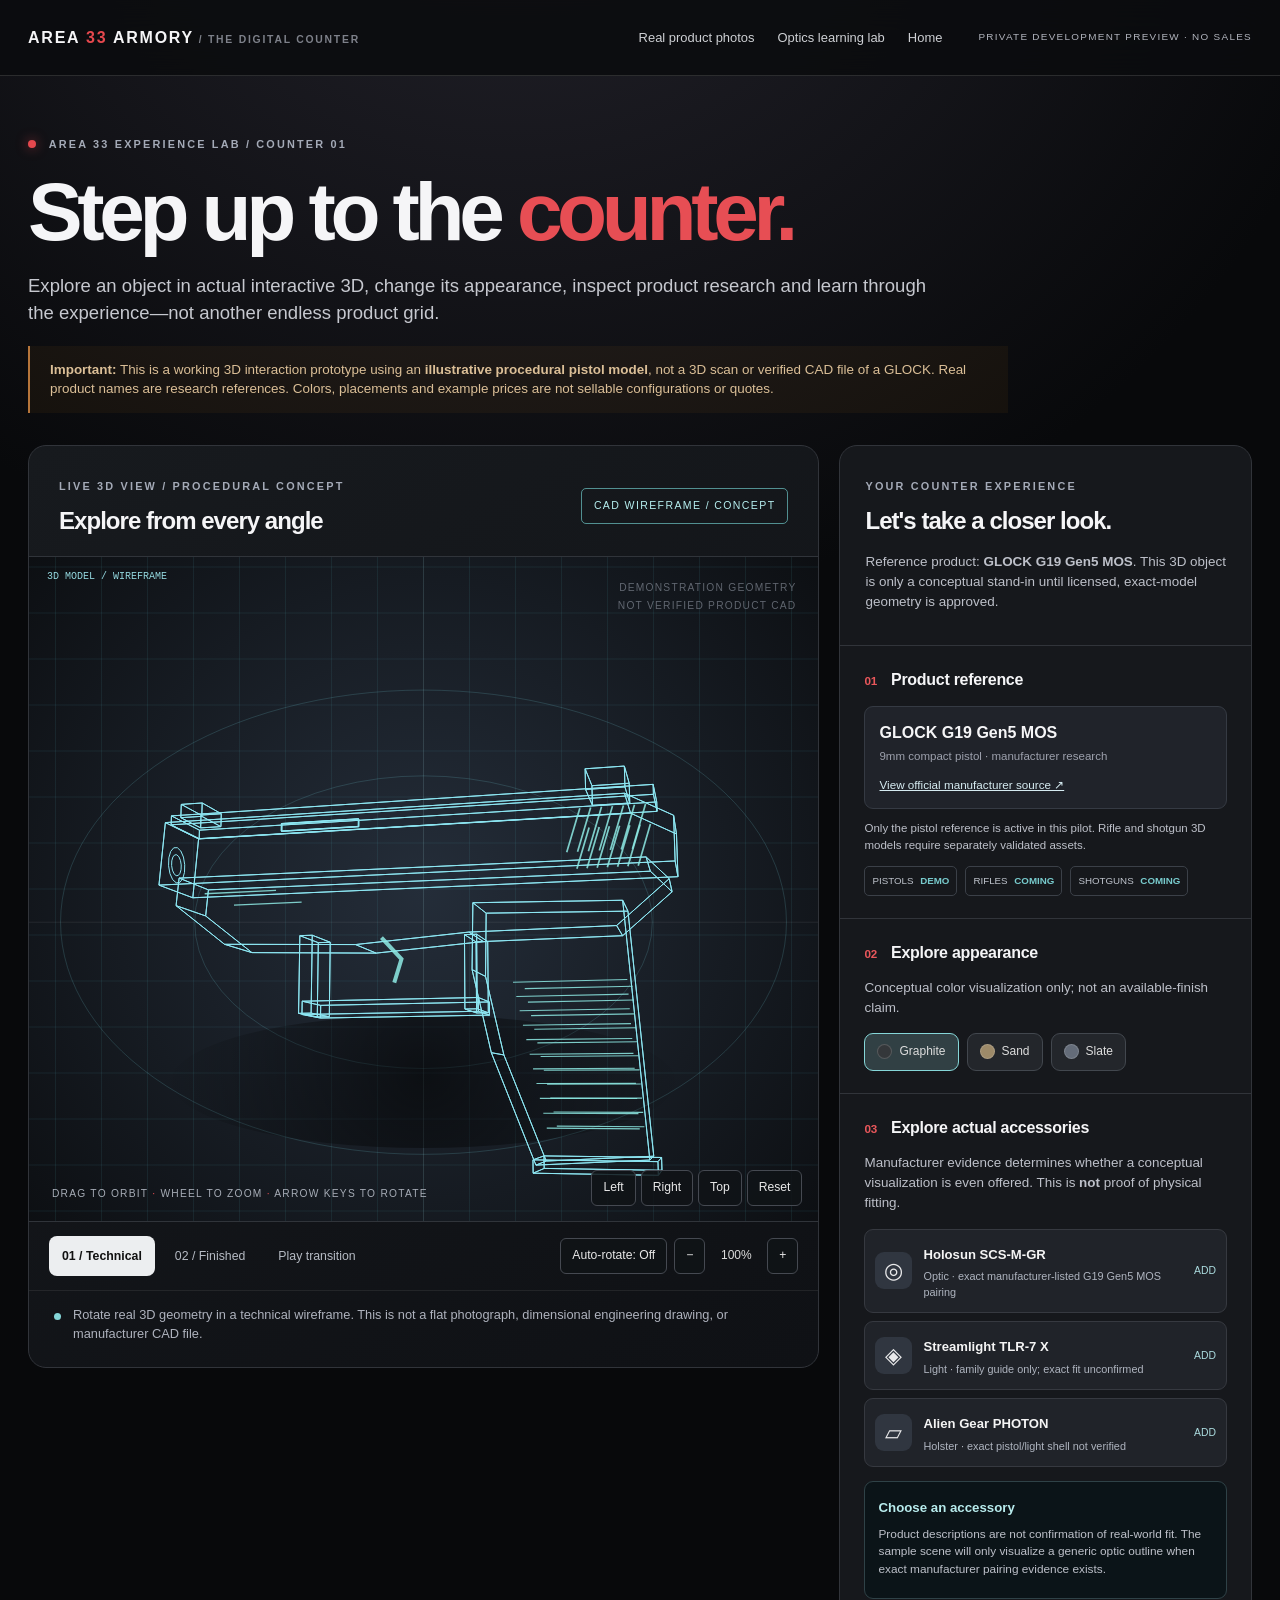
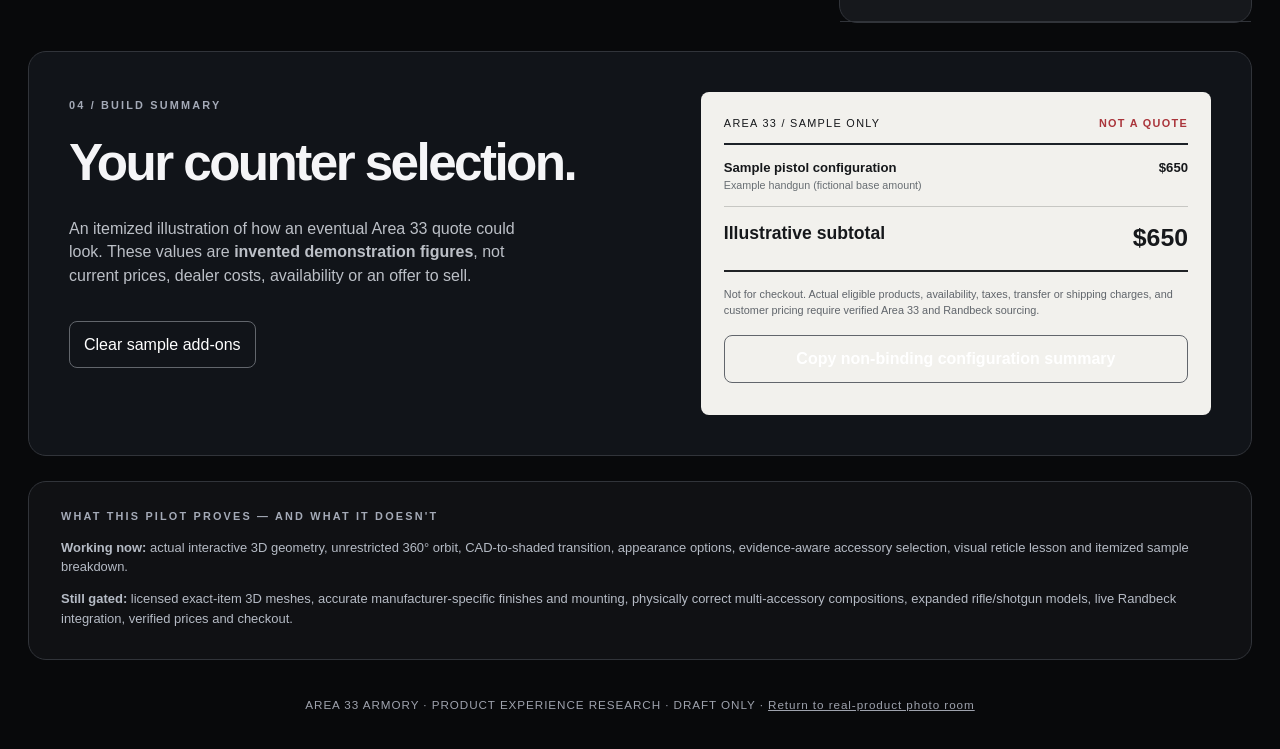
<file: counter-3d.html>
<!doctype html>
<html lang="en"><head><meta charset="utf-8"><meta name="viewport" content="width=device-width,initial-scale=1">
<meta name="theme-color" content="#09090c">
<meta name="description" content="Area 33 experimental 3D digital counter: genuine interactive 3D orbit, CAD-to-finish transition, evidence-aware product references and illustrative package breakdown. Draft research demo.">
<title>Area 33 | The Interactive Counter — 3D Pilot</title>
<link rel="stylesheet" href="assets/counter-3d.css">
<script type="module" src="assets/counter-3d.js"></script></head><body>
<a class="skip" href="#model-canvas">Skip to the 3D viewer</a>
<header class="nav"><a class="brand" href="index.html">AREA <b>33</b> ARMORY<span> / THE DIGITAL COUNTER</span></a><nav aria-label="Navigation"><a href="product-room.html">Real product photos</a><a href="optic-lab.html">Optics learning lab</a><a href="index.html">Home</a></nav><span class="draft">PRIVATE DEVELOPMENT PREVIEW · NO SALES</span></header>
<main>
<section class="intro"><div class="eyebrow"><span class="dot"></span> AREA 33 EXPERIENCE LAB / COUNTER 01</div><h1>Step up to the <em>counter.</em></h1><p>Explore an object in actual interactive 3D, change its appearance, inspect product research and learn through the experience—not another endless product grid.</p>
<div class="honesty"><strong>Important:</strong> This is a working 3D interaction prototype using an <strong>illustrative procedural pistol model</strong>, not a 3D scan or verified CAD file of a GLOCK. Real product names are research references. Colors, placements and example prices are not sellable configurations or quotes.</div></section>
<div class="counter-layout">
<section class="stage" aria-label="Interactive 3D product stage"><div class="stage-top"><div><span class="overline">LIVE 3D VIEW / PROCEDURAL CONCEPT</span><h2>Explore from every angle</h2></div><span id="visual-status" class="stage-badge" role="status">CAD WIREFRAME</span></div>
<div class="viewport"><canvas id="model-canvas" role="img" aria-label="Interactive three-dimensional generic pistol demonstrator. Drag to rotate, use arrow keys, wheel to zoom. Not an exact model of the named manufacturer reference." tabindex="0"></canvas>
<div class="view-hint">DRAG TO ORBIT <span>·</span> WHEEL TO ZOOM <span>·</span> ARROW KEYS TO ROTATE</div><div class="stage-watermark">DEMONSTRATION GEOMETRY<br>NOT VERIFIED PRODUCT CAD</div>
<div class="view-controls" aria-label="3D orientation controls"><button id="view-left" type="button">Left</button><button id="view-right" type="button">Right</button><button id="view-top" type="button">Top</button><button id="view-reset" type="button">Reset</button></div></div>
<div class="modebar"><div class="mode-options"><button type="button" id="mode-blueprint" aria-pressed="true">01 / Technical</button><button type="button" id="mode-finish" aria-pressed="false">02 / Finished</button><button type="button" id="mode-transition">Play transition</button></div><div class="model-controls"><button id="spin-toggle" type="button" aria-pressed="false">Auto-rotate: Off</button><button id="zoom-minus" type="button" aria-label="Zoom out">−</button><output id="zoom-status">100%</output><button id="zoom-plus" type="button" aria-label="Zoom in">+</button></div></div>
<div class="stage-foot"><span class="legend-mark"></span><span id="stage-explanation">Actual rotatable geometry in a technical view—not a flat photograph. Select Finished to transition into the shaded model.</span></div></section>
<aside class="counter-panel" aria-label="Counter selections">
<div class="panel-heading"><span class="overline">YOUR COUNTER EXPERIENCE</span><h2>Let's take a closer look.</h2><p>Reference product: <strong>GLOCK G19 Gen5 MOS</strong>. This 3D object is only a conceptual stand-in until licensed, exact-model geometry is approved.</p></div>
<section class="config-section"><h3><span>01</span> Product reference</h3><div class="reference"><strong>GLOCK G19 Gen5 MOS</strong><span>9mm compact pistol · manufacturer research</span><a href="https://us.glock.com/en/press-release/news-page/take-aim-with-glocks-new-modular-optic-ready-pistols" target="_blank" rel="noopener noreferrer">View official manufacturer source ↗</a></div><p class="fine">Only the pistol reference is active in this pilot. Rifle and shotgun 3D models require separately validated assets.</p><div class="future" aria-label="Future departments"><span>PISTOLS <b>DEMO</b></span><span>RIFLES <b>COMING</b></span><span>SHOTGUNS <b>COMING</b></span></div></section>
<section class="config-section"><h3><span>02</span> Explore appearance</h3><p>Conceptual color visualization only; not an available-finish claim.</p><div class="finishes" role="group" aria-label="Conceptual color"><button type="button" data-finish="graphite" aria-pressed="true"><i class="graphite"></i> Graphite</button><button type="button" data-finish="sand" aria-pressed="false"><i class="sand"></i> Sand</button><button type="button" data-finish="slate" aria-pressed="false"><i class="slate"></i> Slate</button></div></section>
<section class="config-section"><h3><span>03</span> Explore actual accessories</h3><p>Manufacturer evidence determines whether a conceptual visualization is even offered. This is <strong>not</strong> proof of physical fitting.</p>
<div class="accessories">
<button type="button" class="accessory" data-accessory="holosun-scs-m-gr" aria-pressed="false"><span class="accessory-icon">◎</span><span><b>Holosun SCS-M-GR</b><small>Optic · exact manufacturer-listed G19 Gen5 MOS pairing</small></span><span class="pick">Add</span></button>
<button type="button" class="accessory" data-accessory="streamlight-tlr7-x" aria-pressed="false"><span class="accessory-icon">◈</span><span><b>Streamlight TLR-7 X</b><small>Light · family guide only; exact fit unconfirmed</small></span><span class="pick">Add</span></button>
<button type="button" class="accessory" data-accessory="aliengear-photon" aria-pressed="false"><span class="accessory-icon">▱</span><span><b>Alien Gear PHOTON</b><small>Holster · exact pistol/light shell not verified</small></span><span class="pick">Add</span></button>
</div><div class="evidence" aria-live="polite"><strong id="evidence-status">Choose an accessory</strong><p id="evidence-copy">Product descriptions are not confirmation of real-world fit. The sample scene will only visualize a generic optic outline when exact manufacturer pairing evidence exists.</p><a id="evidence-source" href="#" target="_blank" rel="noopener noreferrer" hidden>Official evidence ↗</a></div>
</section></aside>
</div>
<section class="package" aria-label="Illustrative package breakdown"><div><span class="overline">04 / BUILD SUMMARY</span><h2>Your counter selection.</h2><p>An itemized illustration of how an eventual Area 33 quote could look. These values are <strong>invented demonstration figures</strong>, not current prices, dealer costs, availability or an offer to sell.</p><button id="reset-selection" type="button">Clear sample add-ons</button></div><div class="receipt"><div class="receipt-head"><span>AREA 33 / SAMPLE ONLY</span><b>NOT A QUOTE</b></div><div id="receipt-lines"></div><div class="receipt-total"><span>Illustrative subtotal</span><strong id="total">$0</strong></div><div class="receipt-note">Not for checkout. Actual eligible products, availability, taxes, transfer or shipping charges, and customer pricing require verified Area 33 and Randbeck sourcing.</div><button id="copy-summary" type="button">Copy non-binding configuration summary</button><output id="copy-status" role="status"></output></div></section>
<section class="roadmap"><span class="overline">WHAT THIS PILOT PROVES — AND WHAT IT DOESN'T</span><p><b>Working now:</b> actual interactive 3D geometry, unrestricted 360° orbit, CAD-to-shaded transition, appearance options, evidence-aware accessory selection, visual reticle lesson and itemized sample breakdown.</p><p><b>Still gated:</b> licensed exact-item 3D meshes, accurate manufacturer-specific finishes and mounting, physically correct multi-accessory compositions, expanded rifle/shotgun models, live Randbeck integration, verified prices and checkout.</p></section>
</main><footer>AREA 33 ARMORY · PRODUCT EXPERIENCE RESEARCH · DRAFT ONLY · <a href="product-room.html">Return to real-product photo room</a></footer>
</body></html>
</file>
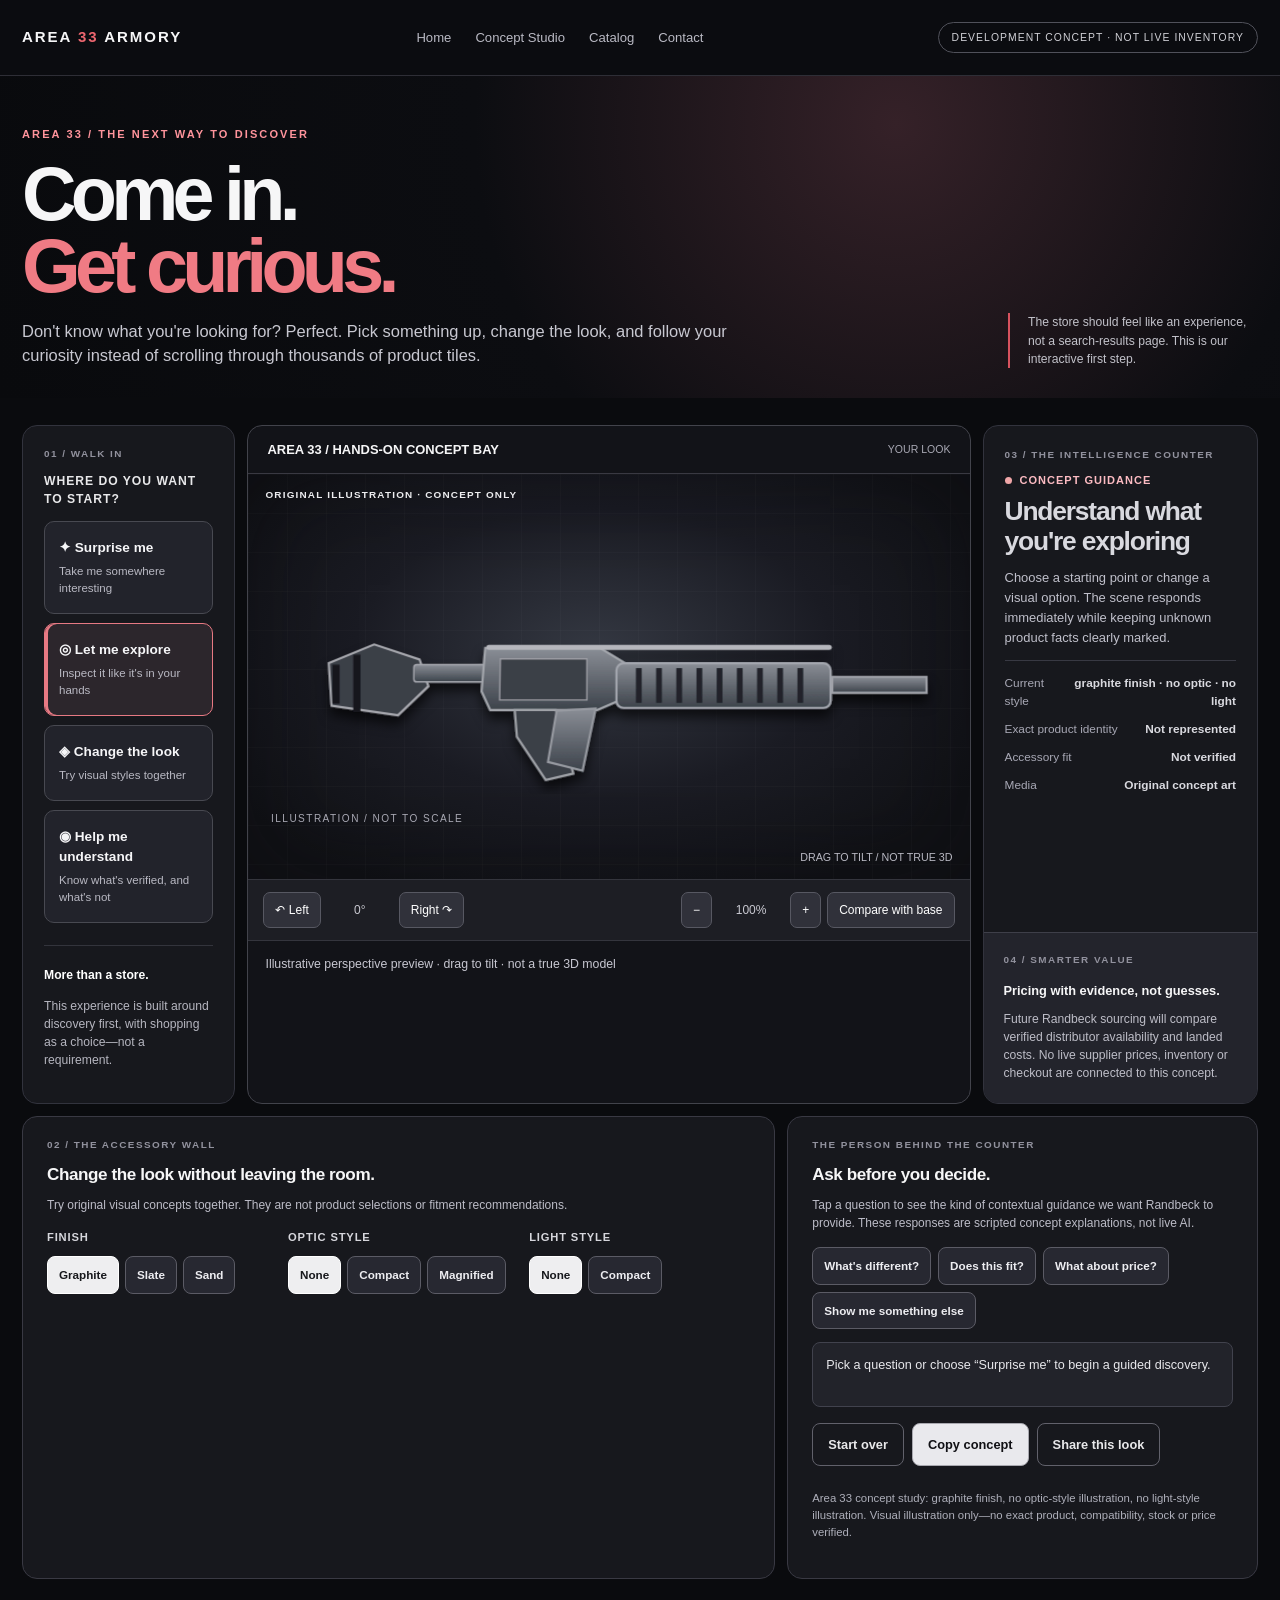
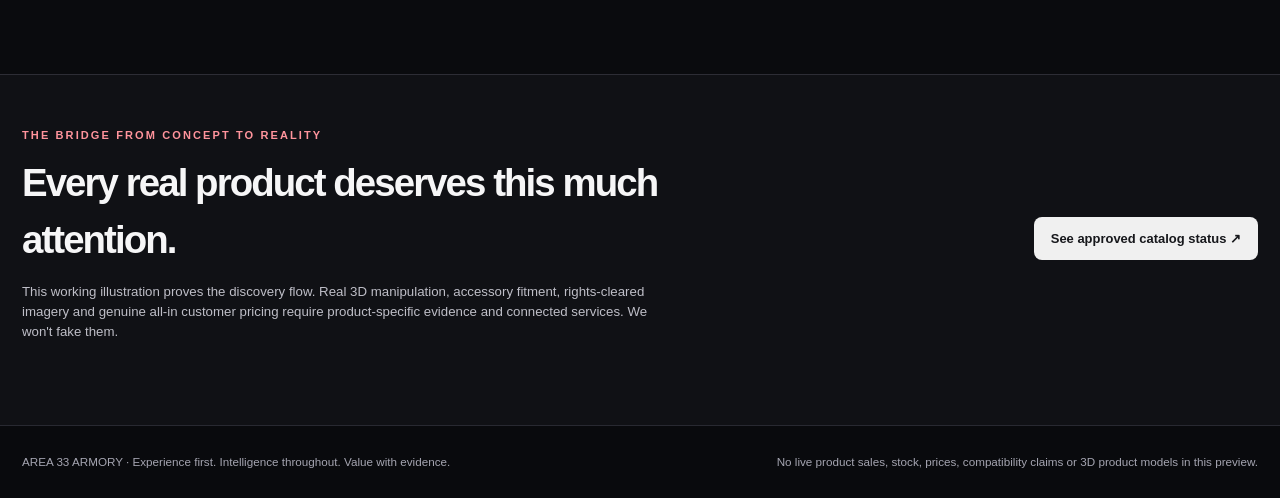
<file: experience-bay.html>
<!doctype html>
<html lang="en"><head><meta charset="utf-8"><meta name="viewport" content="width=device-width,initial-scale=1">
<meta name="theme-color" content="#0a0b0e"><meta name="description" content="Experience Area 33: a working interactive concept for curiosity-led virtual product exploration. No real products, live prices or compatibility assertions.">
<title>Experience Bay | Area 33 Armory</title><style>
:root{color-scheme:dark;--ink:#f6f6f7;--muted:#b3b3bd;--red:#e45560;--line:#393a43;--max:1480px}
*{box-sizing:border-box}html{scroll-behavior:smooth}body{margin:0;background:#0a0b0e;color:var(--ink);font:16px/1.5 Inter,"Segoe UI",Arial,sans-serif;-webkit-font-smoothing:antialiased}
a{color:inherit;text-decoration:none}button{font:inherit;cursor:pointer}button:disabled{opacity:.45;cursor:not-allowed}
button:focus-visible,a:focus-visible{outline:3px solid #f47d82;outline-offset:3px}
[hidden]{display:none!important}.wrap{width:min(var(--max),calc(100% - 44px));margin:auto}.skip{position:absolute;top:-80px;padding:12px;background:#fff;color:#111;z-index:100}.skip:focus{top:5px}
.topbar{position:relative;z-index:5;border-bottom:1px solid #2e2e36;background:#0b0c10}
.nav{display:flex;justify-content:space-between;align-items:center;gap:20px;min-height:75px}
.brand{font-size:.94rem;font-weight:900;letter-spacing:.13em}.brand strong{color:#ed666f}
.nav nav{display:flex;gap:24px;font-size:.82rem;color:#babac4}.nav nav a:hover{color:#fff}
.nav-meta{border:1px solid #50515a;padding:7px 13px;border-radius:18px;color:#d0d0d6;font-size:.65rem;letter-spacing:.1em}
.hero{padding:50px 0 30px;background:radial-gradient(circle at 70% 15%,#352128,#0c0d11 45%,#090a0d 100%)}
.eyebrow{color:#ff949c;font-weight:850;letter-spacing:.19em;font-size:.69rem;text-transform:uppercase}
.hero-head{display:flex;align-items:end;justify-content:space-between;gap:30px}
.hero h1{font-size:clamp(2.8rem,5.9vw,6.9rem);line-height:.96;letter-spacing:-.076em;margin:15px 0 16px;max-width:900px}
.hero h1 em{font-style:normal;color:#f07b84}.hero p{color:#c8c8d1;font-size:1.03rem;max-width:720px;margin:0}
.hero-side{max-width:250px;font-size:.76rem;color:#c2c2ca;border-left:2px solid #d7525e;padding-left:18px}
.lab{padding:27px 0 95px}
.experience{display:grid;grid-template-columns:minmax(205px,.62fr) minmax(0,2.1fr) minmax(255px,.8fr);align-items:stretch;gap:12px}
.left-panel,.right-panel{background:#17181d;border:1px solid #32333d;border-radius:15px;overflow:hidden}
.panel-inner{padding:21px}
.module-title{font-weight:850;font-size:.76rem;letter-spacing:.08em;text-transform:uppercase;color:#e8e8ea;margin:0 0 13px}
.small-label{display:block;font-size:.62rem;letter-spacing:.15em;font-weight:850;color:#92929e;margin-bottom:10px}
.journey-list{display:grid;gap:9px}
.journey{display:block;text-align:left;width:100%;padding:16px 14px;background:#22232b;color:#f6f6f8;border:1px solid #484951;border-radius:10px}
.journey:hover{background:#292a33}.journey[aria-pressed=true]{border-color:#e77983;box-shadow:inset 3px 0 0 #e77983;background:#2c262c}
.journey strong{display:block;font-size:.85rem}.journey span{display:block;font-size:.72rem;color:#b9b9c3;margin-top:4px}
.left-foot{border-top:1px solid #33343c;margin-top:22px;padding-top:20px;font-size:.76rem;color:#b6b6c0}
.left-foot strong{color:#fff}
.center{min-width:0;border:1px solid #42434b;border-radius:15px;overflow:hidden;background:#121318}
.stage-top{display:flex;align-items:center;justify-content:space-between;padding:14px 19px;gap:12px;border-bottom:1px solid #393942}
.stage-top strong{font-size:.81rem}.stage-top span{color:#a9a9b4;font-size:.66rem}
.stage{--metal1:#8a8e96;--metal2:#3d434b;--stock:#3b3f47;position:relative;display:grid;place-items:center;min-height:405px;overflow:hidden;background:radial-gradient(ellipse at 48% 44%,#343842 0%,#1a1b23 45%,#111216 82%);cursor:grab;touch-action:pan-y}
.stage:active{cursor:grabbing}.stage[data-finish=sand]{--metal1:#c8bba4;--metal2:#7f7665;--stock:#a1957d}
.stage[data-finish=slate]{--metal1:#b5c1ca;--metal2:#576878;--stock:#52677b}
.stage::before{position:absolute;inset:0;content:"";background:linear-gradient(#ffffff05 1px,transparent 1px),linear-gradient(90deg,#ffffff05 1px,transparent 1px);background-size:39px 39px;pointer-events:none}
.stage::after{position:absolute;inset:0;content:"";box-shadow:inset 0 0 100px #08080d70;pointer-events:none}
.stage svg{position:relative;z-index:1;display:block;max-width:100%;width:100%;height:auto;user-select:none;pointer-events:none}
.stage svg [hidden]{display:none!important}
#scene{transform-origin:52% 52%;transform:perspective(950px) rotateY(var(--tilt,0deg)) rotateX(var(--pitch,0deg)) scale(var(--zoom,1));transition:transform .22s ease}
.stage-flag{position:absolute;z-index:2;top:14px;left:17px;font-size:.62rem;letter-spacing:.12em;color:#ededf0;font-weight:850}
.stage-corner{position:absolute;z-index:2;right:17px;bottom:14px;color:#b9b9c3;font-size:.67rem}
.stage-bar{display:flex;align-items:center;justify-content:space-between;gap:8px;flex-wrap:wrap;padding:12px 15px;background:#1d1e24;border-top:1px solid #34353d}
.button-group{display:flex;gap:6px;align-items:center}
.stage-bar button{padding:8px 11px;background:#30313a;border:1px solid #575862;border-radius:7px;color:#fff;font-size:.75rem}
.stage-bar button:hover{background:#41424c}
.stage-bar output{font-size:.75rem;color:#c9c9d1;font-variant-numeric:tabular-nums;min-width:66px;text-align:center}
.scene-message{padding:14px 17px;border-top:1px solid #34353d;font-size:.77rem;color:#c7c7d1;min-height:54px}
.right-panel{display:flex;flex-direction:column}
.intel{font-size:.81rem;line-height:1.52;color:#d9d9df}
.intel h2{font-size:1.65rem;line-height:1.13;letter-spacing:-.045em;margin:8px 0 12px}
.intel p{color:#c0c0cb;margin:0 0 13px}
.intel-state{display:flex;align-items:center;gap:8px;font-size:.69rem;color:#fcbbc2;text-transform:uppercase;font-weight:790;letter-spacing:.09em}
.intel-dot{height:7px;width:7px;background:#f0a6a8;border-radius:50%}
.evidence-list{display:grid;gap:10px;padding-top:13px;border-top:1px solid #383943}
.evidence-line{display:flex;justify-content:space-between;gap:9px;font-size:.74rem}
.evidence-line span{color:#a8a8b5}.evidence-line strong{font-weight:700;text-align:right}
.value-card{background:#23242c;margin-top:auto;padding:20px;border-top:1px solid #3e3f49}
.value-card strong{font-size:.8rem}.value-card p{color:#bdbdc7;font-size:.76rem;margin:8px 0 0}
.shelf{display:grid;grid-template-columns:minmax(0,1.6fr) minmax(260px,1fr);gap:12px;margin-top:12px}
.shelf-left,.shelf-right{border:1px solid #393943;background:#17181d;border-radius:15px;padding:21px 24px}
.shelf h2{font-size:1.07rem;letter-spacing:-.025em;margin:0 0 8px}
.shelf p{font-size:.75rem;color:#bcbcc7;margin:0 0 15px}
.controls{display:grid;grid-template-columns:repeat(3,minmax(0,1fr));gap:20px}
.control-set{min-width:0}.control-set strong{font-size:.7rem;letter-spacing:.075em;text-transform:uppercase;color:#d6d6dc;display:block;margin-bottom:10px}
.choices{display:flex;flex-wrap:wrap;gap:6px}
.choices button,.question-grid button{border:1px solid #5b5b65;border-radius:8px;background:#272831;color:#ededf1;padding:9px 11px;font-size:.73rem;font-weight:700}
.choices button[aria-pressed=true]{background:#eeeef0;border-color:#fff;color:#17181c}
.choices button:hover,.question-grid button:hover{border-color:#ef9199}
.question-grid{display:flex;gap:7px;flex-wrap:wrap}
.question-grid button{text-align:left}.answer{min-height:65px;background:#22232a;border-radius:8px;padding:13px;font-size:.79rem;color:#e8e8ec;margin-top:13px;border:1px solid #41424d}
.actions{display:flex;flex-wrap:wrap;gap:8px;margin-top:16px}
.actions button{padding:11px 15px;border:1px solid #a8a8af;border-radius:8px;background:#e9e9ed;color:#111115;font-size:.8rem;font-weight:800}
.actions button.secondary{background:transparent;color:#e8e8ea;border-color:#61616b}
.actions output{display:block;flex-basis:100%;font-size:.7rem;color:#afafb8}
.next{border-top:1px solid #2d2d35;background:#101115;padding:47px 0 70px}
.next-row{display:flex;justify-content:space-between;align-items:center;gap:25px}
.next h2{font-size:clamp(1.5rem,3vw,2.5rem);letter-spacing:-.05em;max-width:700px;margin:8px 0}
.next p{max-width:650px;color:#bebec7;font-size:.83rem}
.next a{display:inline-block;color:#17181c;background:#f0f0f0;border-radius:8px;padding:12px 17px;font-size:.81rem;font-weight:850}
footer{padding:27px 0;background:#090a0d;border-top:1px solid #282931;font-size:.73rem;color:#a5a5b1}
footer .wrap{display:flex;justify-content:space-between;align-items:center;gap:20px}
@media(max-width:1120px){.experience{grid-template-columns:190px minmax(0,1fr)}.right-panel{grid-column:1/-1}.right-panel .panel-inner{display:grid;grid-template-columns:1fr 1fr;gap:24px}.value-card{margin-top:0}}
@media(max-width:740px){.wrap{width:min(100% - 28px,var(--max))}.nav{padding:15px 0;flex-wrap:wrap;min-height:auto}.nav nav{gap:12px;flex-wrap:wrap}.nav-meta{display:none}.hero{padding:41px 0 16px}.hero-head{display:block}.hero-side{margin-top:16px}.experience{grid-template-columns:1fr}.left-panel .panel-inner{padding:16px}.journey-list{display:grid;grid-template-columns:repeat(2,minmax(0,1fr))}.journey{padding:12px}.stage{min-height:270px}.stage-bar{justify-content:center}.stage-bar .button-group{flex-wrap:wrap}.right-panel{grid-column:auto}.right-panel .panel-inner{display:block}.shelf{grid-template-columns:1fr}.controls{grid-template-columns:1fr;gap:13px}.next-row{display:block}.next a{margin-top:16px}footer .wrap{display:block}}
@media(max-width:430px){.journey-list{grid-template-columns:1fr}.stage{min-height:230px}.stage-top{padding:10px 12px}.stage-flag{top:7px;left:9px}.scene-message{padding:12px}.shelf-left,.shelf-right{padding:18px}}
@media(prefers-reduced-motion:reduce){html{scroll-behavior:auto}#scene{transition:none}}
</style></head>
<body><a href="#workbench" class="skip">Skip to interactive experience</a>
<header class="topbar"><div class="wrap nav"><a href="index.html" class="brand" aria-label="Area 33 Armory home">AREA <strong>33</strong> ARMORY</a>
<nav aria-label="Main navigation"><a href="index.html">Home</a><a href="studio.html">Concept Studio</a><a href="catalog.html">Catalog</a><a href="contact.html">Contact</a></nav>
<span class="nav-meta">DEVELOPMENT CONCEPT · NOT LIVE INVENTORY</span></div></header>
<main><section class="hero"><div class="wrap hero-head"><div><div class="eyebrow">AREA 33 / THE NEXT WAY TO DISCOVER</div><h1>Come in.<br><em>Get curious.</em></h1><p>Don't know what you're looking for? Perfect. Pick something up, change the look, and follow your curiosity instead of scrolling through thousands of product tiles.</p></div><div class="hero-side">The store should feel like an experience, not a search-results page. This is our interactive first step.</div></div></section>
<section id="workbench" class="wrap lab" aria-label="Unified interactive showroom">
<div class="experience">
<aside class="left-panel" aria-label="How would you like to explore?"><div class="panel-inner"><span class="small-label">01 / WALK IN</span><h2 class="module-title">Where do you want to start?</h2>
<div class="journey-list">
<button type="button" class="journey" data-journey="surprise" aria-pressed="false"><strong>✦ Surprise me</strong><span>Take me somewhere interesting</span></button>
<button type="button" class="journey" data-journey="explore" aria-pressed="true"><strong>◎ Let me explore</strong><span>Inspect it like it's in your hands</span></button>
<button type="button" class="journey" data-journey="customize" aria-pressed="false"><strong>◈ Change the look</strong><span>Try visual styles together</span></button>
<button type="button" class="journey" data-journey="intelligence" aria-pressed="false"><strong>◉ Help me understand</strong><span>Know what's verified, and what's not</span></button>
</div><div class="left-foot"><strong>More than a store.</strong><p>This experience is built around discovery first, with shopping as a choice—not a requirement.</p></div></div></aside>
<div class="center">
<div class="stage-top"><strong>AREA 33 / HANDS-ON CONCEPT BAY</strong><span id="view-label">YOUR LOOK</span></div>
<div class="stage" id="board" data-finish="graphite" tabindex="0" role="group" aria-label="Interactive fictional equipment illustration. Drag left and right for a stylized perspective preview.">
<div class="stage-flag">ORIGINAL ILLUSTRATION · CONCEPT ONLY</div>
<svg viewBox="0 0 1000 460" role="img" aria-labelledby="drawing-title drawing-desc" xmlns="http://www.w3.org/2000/svg">
<title id="drawing-title">Original interactive equipment silhouette</title><desc id="drawing-desc">Fictional simplified side-view silhouette with independently selectable stylistic optic, light and muzzle illustrations. Overlap does not indicate compatibility.</desc>
<defs><linearGradient id="metal" x2="0" y2="1"><stop offset="0" stop-color="var(--metal1)"/><stop offset="1" stop-color="var(--metal2)"/></linearGradient><filter id="drop"><feDropShadow dx="0" dy="12" stdDeviation="8" flood-color="#000" flood-opacity=".65"/></filter></defs>
<g id="scene" filter="url(#drop)">
<path d="M112 211 L175 185 L238 206 L250 243 L208 283 L116 270 Z" fill="var(--stock)" stroke="#a8a9af" stroke-width="3"/><path d="M122 213V267 M151 199V279" stroke="#18191e" stroke-width="10"/>
<rect x="230" y="213" width="120" height="24" rx="4" fill="url(#metal)" stroke="#a6a8af" stroke-width="2"/>
<path d="M329 190 H488 L523 211 V259 L484 276 H336 L324 250 Z" fill="url(#metal)" stroke="#a4a7ad" stroke-width="3"/>
<path d="M350 205 H470 V262 H349 Z" fill="var(--stock)" stroke="#9c9da4" stroke-width="2"/>
<path d="M370 276 H427 L451 364 L413 373 L373 313 Z" fill="var(--stock)" stroke="#a0a3a8" stroke-width="3"/>
<path d="M428 277 L482 274 L464 360 L416 348 Z" fill="url(#metal)" stroke="#989ba2" stroke-width="3"/>
<rect x="511" y="211" width="297" height="62" rx="10" fill="url(#metal)" stroke="#a4a7af" stroke-width="3"/>
<g stroke="#20232a" stroke-width="8"><path d="M542 218V266 M570 218V266 M598 218V266 M626 218V266 M654 218V266 M682 218V266 M710 218V266 M738 218V266 M766 218V266"/></g>
<path d="M334 189H806" stroke="#b5b6bc" stroke-width="7" stroke-linecap="round"/><path d="M810 230 H941 V252 H810 Z" fill="url(#metal)" stroke="#a0a2a9" stroke-width="3"/>
<g id="optic-compact" hidden><path d="M391 188 L399 165 H467 L474 188 Z" fill="var(--stock)" stroke="#b5b7bd" stroke-width="3"/><path d="M404 163V115 Q404 102 418 102 H449 Q462 102 462 115 V163Z" fill="url(#metal)" stroke="#b3b5bb" stroke-width="3"/><rect x="417" y="116" width="30" height="31" rx="7" fill="#153044" stroke="#90b2c5" stroke-width="3"/><path d="M422 131H440 M431 122V141" stroke="#e75e68" stroke-width="2"/></g>
<g id="optic-long" hidden><path d="M390 189 L401 155 H477 L490 189 Z" fill="var(--stock)" stroke="#aeb1b7" stroke-width="3"/><rect x="371" y="125" width="158" height="29" rx="13" fill="url(#metal)" stroke="#b1b4ba" stroke-width="3"/><rect x="369" y="117" width="18" height="45" rx="5" fill="var(--stock)" stroke="#a6a8b0" stroke-width="3"/><rect x="508" y="116" width="28" height="47" rx="6" fill="var(--stock)" stroke="#a6a8b0" stroke-width="3"/><ellipse cx="528" cy="140" rx="10" ry="21" fill="#284657" stroke="#a4c0ce" stroke-width="3"/></g>
<g id="light-compact" hidden><path d="M679 272 L693 296 H758 L767 272" fill="none" stroke="#b4b7be" stroke-width="6"/><rect x="689" y="292" width="104" height="33" rx="12" fill="url(#metal)" stroke="#afb2ba" stroke-width="3"/><ellipse cx="791" cy="308" rx="8" ry="17" fill="#b3c8d2" stroke="#f2f6f8" stroke-width="3"/></g>
<g id="muzzle-cylinder" hidden><rect x="934" y="217" width="16" height="47" rx="3" fill="var(--metal2)"/><rect x="946" y="209" width="40" height="62" rx="10" fill="url(#metal)" stroke="#c0c3ca" stroke-width="3"/><path d="M958 216V263 M968 216V263" stroke="#b7b9c0" opacity=".5" stroke-width="3"/></g>
</g><text x="32" y="432" font-size="14" fill="#a8a8b3" letter-spacing="2">ILLUSTRATION / NOT TO SCALE</text></svg>
<div class="stage-corner">DRAG TO TILT / NOT TRUE 3D</div></div>
<div class="stage-bar">
<div class="button-group"><button type="button" id="turn-left" aria-label="Tilt illustration left">↶ Left</button><output id="angle-output">0°</output><button type="button" id="turn-right" aria-label="Tilt illustration right">Right ↷</button></div>
<div class="button-group"><button type="button" id="zoom-out" aria-label="Zoom out">−</button><output id="zoom-output">100%</output><button type="button" id="zoom-in" aria-label="Zoom in">+</button><button type="button" id="compare" aria-pressed="false">Compare with base</button></div>
</div><div class="scene-message" id="view-status" role="status" aria-live="polite">Illustrative perspective preview.</div>
</div>
<aside class="right-panel" aria-label="Product-aware explanation preview"><div class="panel-inner intel">
<span class="small-label">03 / THE INTELLIGENCE COUNTER</span>
<div class="intel-state"><span class="intel-dot"></span> CONCEPT GUIDANCE</div>
<h2 id="intel-heading">Understand what you're exploring</h2>
<p id="intel-story">Choose a starting point or change a visual option. The scene responds immediately while keeping unknown product facts clearly marked.</p>
<div class="evidence-list">
<div class="evidence-line"><span>Current style</span><strong id="selection-status">Graphite finish</strong></div>
<div class="evidence-line"><span>Exact product identity</span><strong>Not represented</strong></div>
<div class="evidence-line"><span>Accessory fit</span><strong>Not verified</strong></div>
<div class="evidence-line"><span>Media</span><strong>Original concept art</strong></div>
</div></div>
<div class="value-card"><span class="small-label">04 / SMARTER VALUE</span><strong>Pricing with evidence, not guesses.</strong><p>Future Randbeck sourcing will compare verified distributor availability and landed costs. No live supplier prices, inventory or checkout are connected to this concept.</p></div>
</aside></div>
<div class="shelf"><section class="shelf-left" aria-labelledby="shelf-title"><span class="small-label">02 / THE ACCESSORY WALL</span><h2 id="shelf-title">Change the look without leaving the room.</h2><p>Try original visual concepts together. They are not product selections or fitment recommendations.</p>
<div class="controls">
<div class="control-set"><strong>Finish</strong><div class="choices" role="group" aria-label="Finish concept">
<button type="button" data-part="finish" data-value="graphite" aria-pressed="true">Graphite</button><button type="button" data-part="finish" data-value="slate" aria-pressed="false">Slate</button><button type="button" data-part="finish" data-value="sand" aria-pressed="false">Sand</button></div></div>
<div class="control-set"><strong>Optic style</strong><div class="choices" role="group" aria-label="Optic silhouette">
<button type="button" data-part="optic" data-value="none" aria-pressed="true">None</button><button type="button" data-part="optic" data-value="compact" aria-pressed="false">Compact</button><button type="button" data-part="optic" data-value="long" aria-pressed="false">Magnified</button></div></div>
<div class="control-set"><strong>Light style</strong><div class="choices" role="group" aria-label="Light silhouette">
<button type="button" data-part="light" data-value="none" aria-pressed="true">None</button><button type="button" data-part="light" data-value="compact" aria-pressed="false">Compact</button></div></div>
</div></section>
<section class="shelf-right"><span class="small-label">THE PERSON BEHIND THE COUNTER</span><h2>Ask before you decide.</h2>
<p>Tap a question to see the kind of contextual guidance we want Randbeck to provide. These responses are scripted concept explanations, not live AI.</p>
<div class="question-grid"><button type="button" data-question="difference">What's different?</button><button type="button" data-question="fit">Does this fit?</button><button type="button" data-question="value">What about price?</button><button type="button" data-question="discover">Show me something else</button></div>
<div class="answer" id="counter-answer" role="status" aria-live="polite">Pick a question or choose “Surprise me” to begin a guided discovery.</div>
<div class="actions"><button type="button" id="reset-scene" class="secondary">Start over</button><button type="button" id="copy">Copy concept</button><button type="button" id="share" class="secondary">Share this look</button><output id="share-status" role="status" aria-live="polite"></output></div>
<p id="copy-summary" style="font-size:.71rem;color:#aeafba;line-height:1.5;margin-top:16px">Summary will appear here.</p>
</section></div></section>
<section class="next"><div class="wrap next-row"><div><span class="eyebrow">THE BRIDGE FROM CONCEPT TO REALITY</span><h2>Every real product deserves this much attention.</h2><p>This working illustration proves the discovery flow. Real 3D manipulation, accessory fitment, rights-cleared imagery and genuine all-in customer pricing require product-specific evidence and connected services. We won't fake them.</p></div><a href="catalog.html">See approved catalog status ↗</a></div></section>
</main><footer><div class="wrap"><span>AREA 33 ARMORY · Experience first. Intelligence throughout. Value with evidence.</span><span>No live product sales, stock, prices, compatibility claims or 3D product models in this preview.</span></div></footer>
<script>
"use strict";
/* Illustrative concept only. No sourceability, pricing, fitment or AI claims. */
const looks={
 clean:{finish:"graphite",optic:"none",light:"none",title:"The clean slate",story:"Start with the silhouette and notice its proportions before exploring different accessory styles."},
 focus:{finish:"slate",optic:"long",light:"none",title:"A new perspective",story:"An alternate optic silhouette changes the overall visual balance. Its shape here is illustrative, not a verified part."},
 unexpected:{finish:"sand",optic:"compact",light:"compact",title:"What if?",story:"Two visual accessory concepts and a finish change give the scene a different character. That is a preview idea, not physical-fit evidence."}
};
const defaults={finish:"graphite",optic:"none",light:"none"};
const allowed={finish:["graphite","slate","sand"],optic:["none","compact","long"],light:["none","compact"]};
function cleanState(raw){
 const result={};for(const key of Object.keys(allowed))
 result[key]=allowed[key].includes(raw?.[key])?raw[key]:defaults[key];
 return result;
}
function conceptSummary(s){
 const c=cleanState(s);
 return "Area 33 concept study: "+c.finish+" finish, "+(c.optic==="none"?"no optic-style illustration":c.optic+" optic style")+", "+(c.light==="none"?"no light-style illustration":"compact light style")+". Visual illustration only—no exact product, compatibility, stock or price verified.";
}
function nextTurn(value,delta){
 return Math.max(-26,Math.min(26,Math.round(value+delta)));
}
if(typeof document!=="undefined"){
(function(){
 const $=id=>document.getElementById(id);
 const input=new URLSearchParams(location.search);
 const state=cleanState({finish:input.get("finish"),optic:input.get("optic"),light:input.get("light")});
 let tilt=0,pitch=0,zoom=1,compare=false,journey="explore",journeyIndex=0,drag=null,activeLook=null;
 const journeyOrder=["clean","focus","unexpected"];
 const questionAnswers={
  difference:"A visual variation can help you notice size and shape differences. For real products, we'd compare exact model numbers, measured dimensions, and independently checked specifications.",
  fit:"This illustration cannot establish fit. The real showroom will show a confirmed fit only when the exact item and pairing have supporting evidence. Otherwise, we will say that verification is needed.",
  value:"Randbeck's future value view will compare available supplier offers and landed costs before presenting a customer price. No real-time supplier pricing or stock feed is connected to this concept.",
  discover:"Try “Surprise me.” It moves among three designed looks and explains what changed. The finished experience will surface approved products and related discoveries without requiring a precise search term."
 };
 function setActiveJourney(name){
 journey=name;
 document.querySelectorAll("[data-journey]").forEach(b=>b.setAttribute("aria-pressed",String(b.dataset.journey===name)));
 }
 function update(){
  $("board").dataset.finish=state.finish;
  $("optic-compact").toggleAttribute("hidden",compare||state.optic!=="compact");
  $("optic-long").toggleAttribute("hidden",compare||state.optic!=="long");
  $("light-compact").toggleAttribute("hidden",compare||state.light!=="compact");
  $("scene").style.setProperty("--tilt",tilt+"deg");
  $("scene").style.setProperty("--pitch",pitch+"deg");
  $("scene").style.setProperty("--zoom",String(zoom));
  $("angle-output").textContent=(tilt>0?"+":"")+tilt+"°";
  $("zoom-output").textContent=Math.round(zoom*100)+"%";
  $("view-status").textContent=compare?"Viewing the base illustration. Tap again to restore your selections.":"Illustrative perspective preview · drag to tilt · not a true 3D model";
  $("view-label").textContent=compare?"BASE LOOK":"YOUR LOOK";
  $("copy-summary").textContent=conceptSummary(state);
  $("intel-heading").textContent=activeLook?looks[activeLook].title:"Understand what you're exploring";
  $("intel-story").textContent=activeLook?looks[activeLook].story:"Choose a starting point or change a visual option. The scene responds immediately while keeping unknown product facts clearly marked.";
  $("selection-status").textContent=[state.finish+" finish",state.optic==="none"?"no optic":state.optic+" optic",state.light==="none"?"no light":"light style"].join(" · ");
  document.querySelectorAll("[data-part]").forEach(b=>b.setAttribute("aria-pressed",String(state[b.dataset.part]===b.dataset.value)));
  $("compare").textContent=compare?"Restore selections":"Compare with base";
  $("compare").setAttribute("aria-pressed",String(compare));
  $("share-status").textContent="";
 }
 function setLook(id){
 const preset=looks[id];if(!preset)return;
 Object.assign(state,cleanState(preset));compare=false;activeLook=id;
 $("counter-answer").textContent="You've discovered “"+preset.title+".” "+preset.story;
 update();
 }
 document.querySelectorAll("[data-journey]").forEach(b=>b.addEventListener("click",()=>{
  const next=b.dataset.journey;setActiveJourney(next);
  if(next==="surprise"){setLook(journeyOrder[journeyIndex%journeyOrder.length]);journeyIndex++;}
  if(next==="explore"){$("workbench").scrollIntoView({behavior:"smooth",block:"start"});$("counter-answer").textContent="Try dragging the image left or right for a conceptual perspective, or use the arrow buttons. This is a 2.5D illustration, not a real product model.";}
  if(next==="customize"){$("shelf-title").scrollIntoView({behavior:"smooth",block:"center"});$("counter-answer").textContent="Select a finish, optic silhouette and light silhouette. Changes appear together in the same viewer.";}
  if(next==="intelligence"){$("counter-answer").textContent=questionAnswers.fit; $("intel-heading").textContent="Evidence before assumptions";}
 }));
 document.querySelectorAll("[data-part]").forEach(b=>b.addEventListener("click",()=>{
  const part=b.dataset.part,value=b.dataset.value;
  if(!allowed[part]?.includes(value))return;
  state[part]=value;compare=false;activeLook=null;setActiveJourney("customize");
  $("counter-answer").textContent="Visual selection changed. This is a concept, not an accessory selection or a verified fit.";update();
 }));
 document.querySelectorAll("[data-question]").forEach(b=>b.addEventListener("click",()=>{
  const answer=questionAnswers[b.dataset.question];if(answer)$("counter-answer").textContent=answer;
 }));
 $("compare").addEventListener("click",()=>{compare=!compare;update();});
 $("reset-scene").addEventListener("click",()=>{Object.assign(state,defaults);compare=false;activeLook=null;tilt=0;pitch=0;zoom=1;setActiveJourney("explore");$("counter-answer").textContent="Back to the clean slate. Choose a curiosity path to continue.";update();});
 $("turn-left").addEventListener("click",()=>{tilt=nextTurn(tilt,-13);update();});
 $("turn-right").addEventListener("click",()=>{tilt=nextTurn(tilt,13);update();});
 $("zoom-in").addEventListener("click",()=>{zoom=Math.min(1.7,Math.round((zoom+.15)*100)/100);update();});
 $("zoom-out").addEventListener("click",()=>{zoom=Math.max(1,Math.round((zoom-.15)*100)/100);update();});
 const board=$("board");
 board.addEventListener("pointerdown",e=>{
  if(e.pointerType==="mouse"&&e.button!==0)return;
  drag={id:e.pointerId,x:e.clientX,y:e.clientY,tilt,pitch};
  board.setPointerCapture?.(e.pointerId);
 });
 board.addEventListener("pointermove",e=>{
  if(!drag||e.pointerId!==drag.id)return;
  tilt=Math.max(-26,Math.min(26,Math.round(drag.tilt+(e.clientX-drag.x)*.17)));
  pitch=Math.max(-10,Math.min(10,Math.round(drag.pitch-(e.clientY-drag.y)*.08)));
  update();
 });
 const endDrag=e=>{if(drag?.id===e.pointerId)drag=null;};
 board.addEventListener("pointerup",endDrag);board.addEventListener("pointercancel",endDrag);
 async function copy(text){
  if(!navigator.clipboard?.writeText)throw Error("Clipboard unavailable");
  await navigator.clipboard.writeText(text);
 }
 $("copy").addEventListener("click",async()=>{
  try{await copy(conceptSummary(state));$("share-status").textContent="Concept summary copied.";}
  catch{$("share-status").textContent="Clipboard unavailable; select and copy the summary above.";}
 });
 $("share").addEventListener("click",async()=>{
  try{
   const url=new URL(location.href);url.search="";for(const [key,value] of Object.entries(cleanState(state)))url.searchParams.set(key,value);
   await copy(url.href);$("share-status").textContent="Link copied. This preserves the illustrated style choices only.";
  }catch{$("share-status").textContent="Sharing isn't available here. You can still copy the text summary.";}
 });
 document.addEventListener("keydown",event=>{
  if(["INPUT","TEXTAREA","SELECT"].includes(document.activeElement?.tagName))return;
  if(event.key==="ArrowLeft"&&document.activeElement===board){event.preventDefault();tilt=nextTurn(tilt,-13);update();}
  if(event.key==="ArrowRight"&&document.activeElement===board){event.preventDefault();tilt=nextTurn(tilt,13);update();}
 });
 update();
})();
}
</script></body></html>
</file>
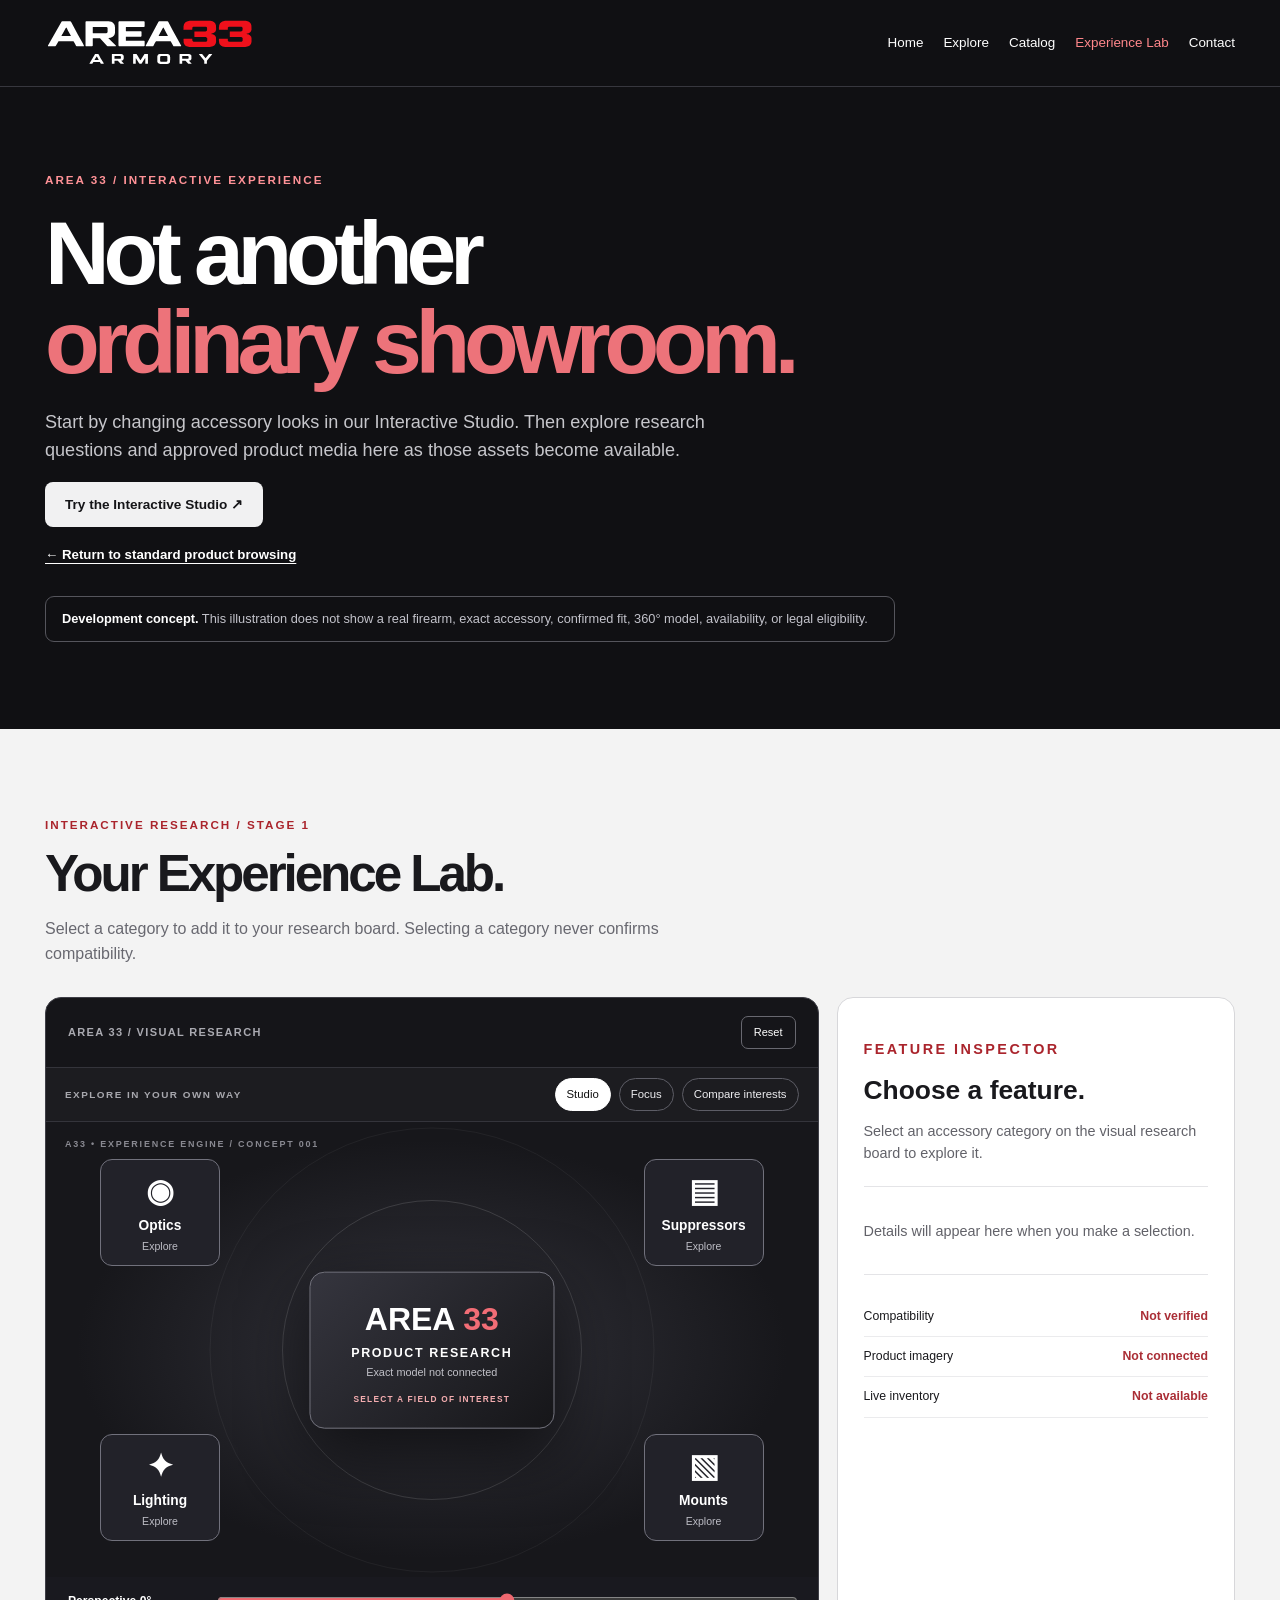
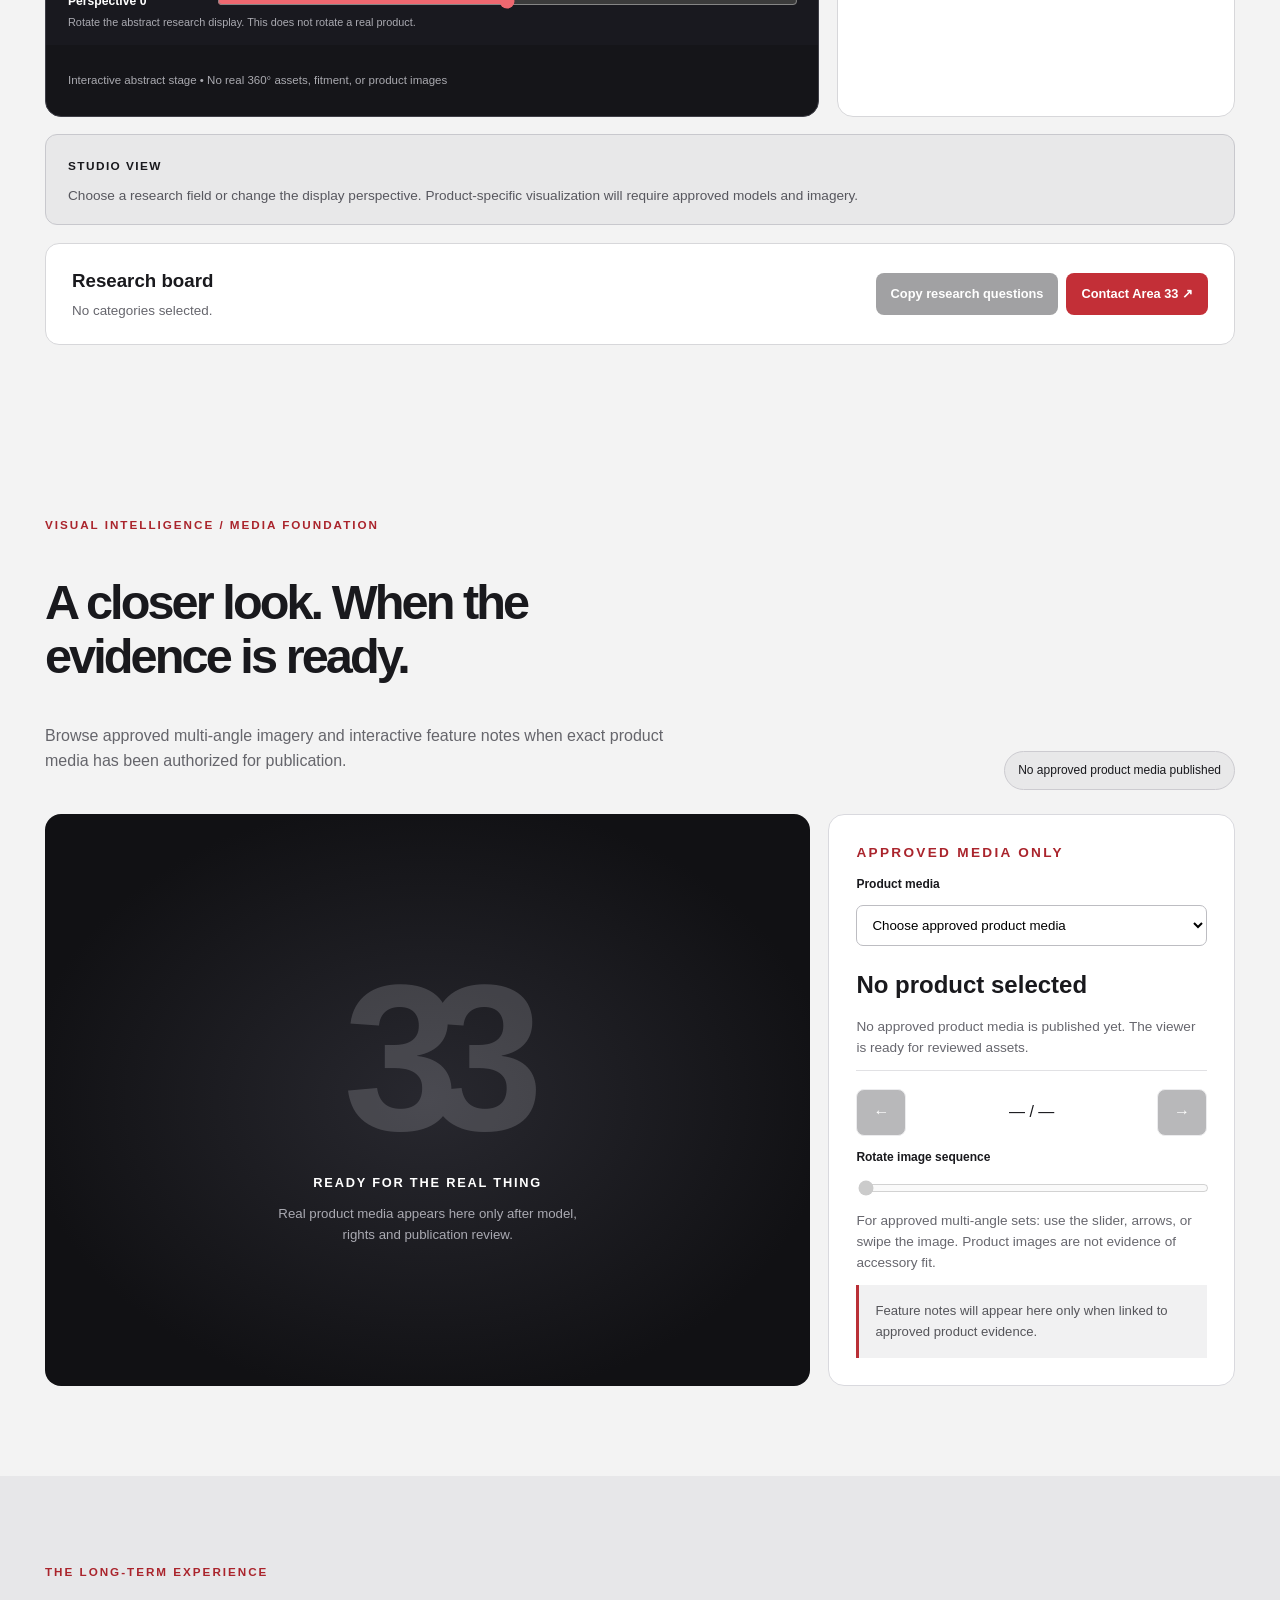
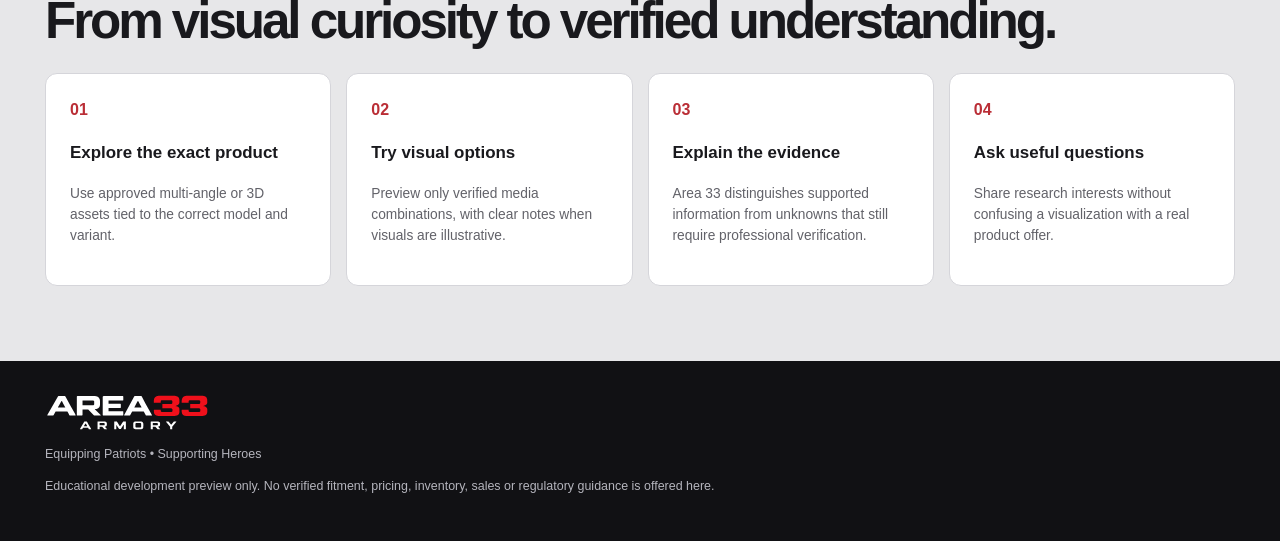
<file: experience-lab.html>
<!doctype html><html lang="en"><head><meta charset="utf-8"><meta name="viewport" content="width=device-width,initial-scale=1"><meta name="theme-color" content="#111114"><meta name="description" content="Interactive Area 33 Armory Experience Lab concept—research optics, suppressors and accessories. No fitment assertions."><title>Experience Lab | Area 33 Armory</title><link rel="stylesheet" href="assets/experience-lab.css"><style>.return-path{display:flex;align-items:center;gap:16px;flex-wrap:wrap;margin:18px 0;font-size:.83rem}.return-path a{color:#fff;font-weight:750;text-underline-offset:4px}.return-path span{color:#bfbfc7}.lab-product-link{display:inline-flex;margin-top:18px} .studio-callout{display:inline-flex;background:#f1f1f2;color:#151518;border-radius:8px;padding:12px 20px;text-decoration:none;font-size:.85rem;font-weight:800}.studio-callout:hover{background:#fff}</style></head><body>
<a class="skip" href="#main">Skip to main content</a><header><div class="shell nav"><a href="index.html"><img src="assets/area33-logo-dark.svg" alt="Area 33 Armory home" width="210" height="50"></a><nav aria-label="Main navigation"><a href="index.html">Home</a><a href="explore.html">Explore</a><a href="catalog.html">Catalog</a><a aria-current="page" href="experience-lab.html">Experience Lab</a><a href="contact.html">Contact</a></nav></div></header>
<main id="main"><section class="hero"><div class="shell"><p class="kicker">AREA 33 / INTERACTIVE EXPERIENCE</p><h1>Not another<br><span>ordinary showroom.</span></h1><p class="lede">Start by changing accessory looks in our Interactive Studio. Then explore research questions and approved product media here as those assets become available.</p><p><a href="studio.html" class="studio-callout">Try the Interactive Studio ↗</a></p><p class="return-path"><a id="return-catalog" href="catalog.html">← Return to standard product browsing</a><span id="requested-product-note" hidden>Product-specific media is not confirmed.</span></p><p class="warning"><strong>Development concept.</strong> This illustration does not show a real firearm, exact accessory, confirmed fit, 360° model, availability, or legal eligibility.</p></div></section>
<section class="shell lab" aria-labelledby="lab-heading"><p class="kicker dark">INTERACTIVE RESEARCH / STAGE 1</p><h2 id="lab-heading">Your Experience Lab.</h2><p class="section-intro">Select a category to add it to your research board. Selecting a category never confirms compatibility.</p><div class="workspace"><div class="visual"><div class="visual-header"><strong>AREA 33 / VISUAL RESEARCH</strong><button id="reset" type="button">Reset</button></div><div class="studio-toolbar" role="group" aria-label="Studio view"><span>EXPLORE IN YOUR OWN WAY</span><button type="button" class="view-mode" data-view="studio" aria-pressed="true">Studio</button><button type="button" class="view-mode" data-view="focus" aria-pressed="false">Focus</button><button type="button" class="view-mode" data-view="compare" aria-pressed="false">Compare interests</button></div><div class="stage" id="experience-stage" data-view="studio" role="group" aria-label="Accessory research category choices"><div class="ring"></div><div class="ring outer"></div><div class="orbit-index">A33 • EXPERIENCE ENGINE / CONCEPT 001</div><div class="orbit-pointer" aria-hidden="true">+</div><div class="centerpiece"><div class="area">AREA <b>33</b></div><strong>PRODUCT RESEARCH</strong><small>Exact model not connected</small><span class="stage-message" id="stage-message">SELECT A FIELD OF INTEREST</span></div><button class="slot optic" data-slot="optic" type="button" aria-pressed="false"><span class="symbol">◉</span><span>Optics</span><small>Explore</small></button><button class="slot suppressor" data-slot="suppressor" type="button" aria-pressed="false"><span class="symbol">▤</span><span>Suppressors</span><small>Explore</small></button><button class="slot lighting" data-slot="lighting" type="button" aria-pressed="false"><span class="symbol">✦</span><span>Lighting</span><small>Explore</small></button><button class="slot mount" data-slot="mount" type="button" aria-pressed="false"><span class="symbol">▧</span><span>Mounts</span><small>Explore</small></button></div><div class="stage-controls"><label for="perspective">Perspective <output id="perspective-value" for="perspective">0°</output></label><input id="perspective" type="range" min="-35" max="35" value="0" step="1" aria-describedby="perspective-help"><span id="perspective-help">Rotate the abstract research display. This does not rotate a real product.</span></div><p class="visual-caption">Interactive abstract stage • No real 360° assets, fitment, or product images</p></div><aside class="inspector"><p class="kicker dark">FEATURE INSPECTOR</p><h3 id="feature-title">Choose a feature.</h3><p id="feature-intro">Select an accessory category on the visual research board to explore it.</p><div id="feature-questions" aria-live="polite" class="questions"><p>Details will appear here when you make a selection.</p></div><div class="fact"><span>Compatibility</span><strong>Not verified</strong></div><div class="fact"><span>Product imagery</span><strong>Not connected</strong></div><div class="fact"><span>Live inventory</span><strong>Not available</strong></div></aside></div><div id="mode-panel" class="mode-panel" aria-live="polite"><strong>STUDIO VIEW</strong><p>Choose a research field or change the display perspective. Product-specific visualization will require approved models and imagery.</p></div><div class="summary"><div><h3>Research board</h3><p id="summary-text" aria-live="polite">No categories selected.</p></div><div class="actions"><button id="copy" disabled type="button">Copy research questions</button><a href="contact.html">Contact Area 33 ↗</a></div></div></section>
<section class="shell approved-media" id="media-lab" aria-labelledby="media-title">
<div class="media-heading"><div><p class="kicker dark">VISUAL INTELLIGENCE / MEDIA FOUNDATION</p><h2 id="media-title">A closer look. When the evidence is ready.</h2><p>Browse approved multi-angle imagery and interactive feature notes when exact product media has been authorized for publication.</p></div><span class="media-status" id="media-status">No approved product media published</span></div>
<div class="media-workspace">
<div class="media-viewer" id="media-viewer" tabindex="0" aria-label="Product media viewing area"><div class="media-empty" id="media-empty"><div class="media-outline" aria-hidden="true">33</div><strong>READY FOR THE REAL THING</strong><span>Real product media appears here only after model, rights and publication review.</span></div><img id="media-image" hidden alt="" draggable="false"><div id="media-hotspot-layer" class="media-hotspots" aria-label="Approved feature annotations"></div></div>
<div class="media-sidebar"><p class="kicker dark">APPROVED MEDIA ONLY</p><label for="media-item">Product media</label><select id="media-item"><option value="">No approved items connected</option></select><h3 id="media-product-title">No product selected</h3><p id="media-explanation">This workspace never substitutes fictional photos or generic illustrations for a product's exact model.</p><div class="media-controls" role="group" aria-label="Photo rotation controls"><button type="button" id="media-prev" disabled aria-label="Previous view">←</button><output id="media-frame">— / —</output><button type="button" id="media-next" disabled aria-label="Next view">→</button></div><label for="media-scrub">Rotate image sequence</label><input id="media-scrub" type="range" min="0" max="0" value="0" disabled><p class="media-instructions">For approved multi-angle sets: use the slider, arrows, or swipe the image. Product images are not evidence of accessory fit.</p><div class="media-annotation" id="media-annotation" role="status" aria-live="polite">Feature notes will appear here only when linked to approved product evidence.</div></div>
</div></section><section class="next"><div class="shell"><p class="kicker dark">THE LONG-TERM EXPERIENCE</p><h2>From visual curiosity to verified understanding.</h2><div class="steps"><article><b>01</b><h3>Explore the exact product</h3><p>Use approved multi-angle or 3D assets tied to the correct model and variant.</p></article><article><b>02</b><h3>Try visual options</h3><p>Preview only verified media combinations, with clear notes when visuals are illustrative.</p></article><article><b>03</b><h3>Explain the evidence</h3><p>Area 33 distinguishes supported information from unknowns that still require professional verification.</p></article><article><b>04</b><h3>Ask useful questions</h3><p>Share research interests without confusing a visualization with a real product offer.</p></article></div></div></section></main><footer><div class="shell"><img src="assets/area33-logo-dark.svg" alt="Area 33 Armory" width="165" height="40"><p>Equipping Patriots • Supporting Heroes</p><p>Educational development preview only. No verified fitment, pricing, inventory, sales or regulatory guidance is offered here.</p></div></footer><script src="assets/experience-lab.js" defer></script><script type="module" src="assets/approved-media-viewer.js"></script></body></html>
</file>
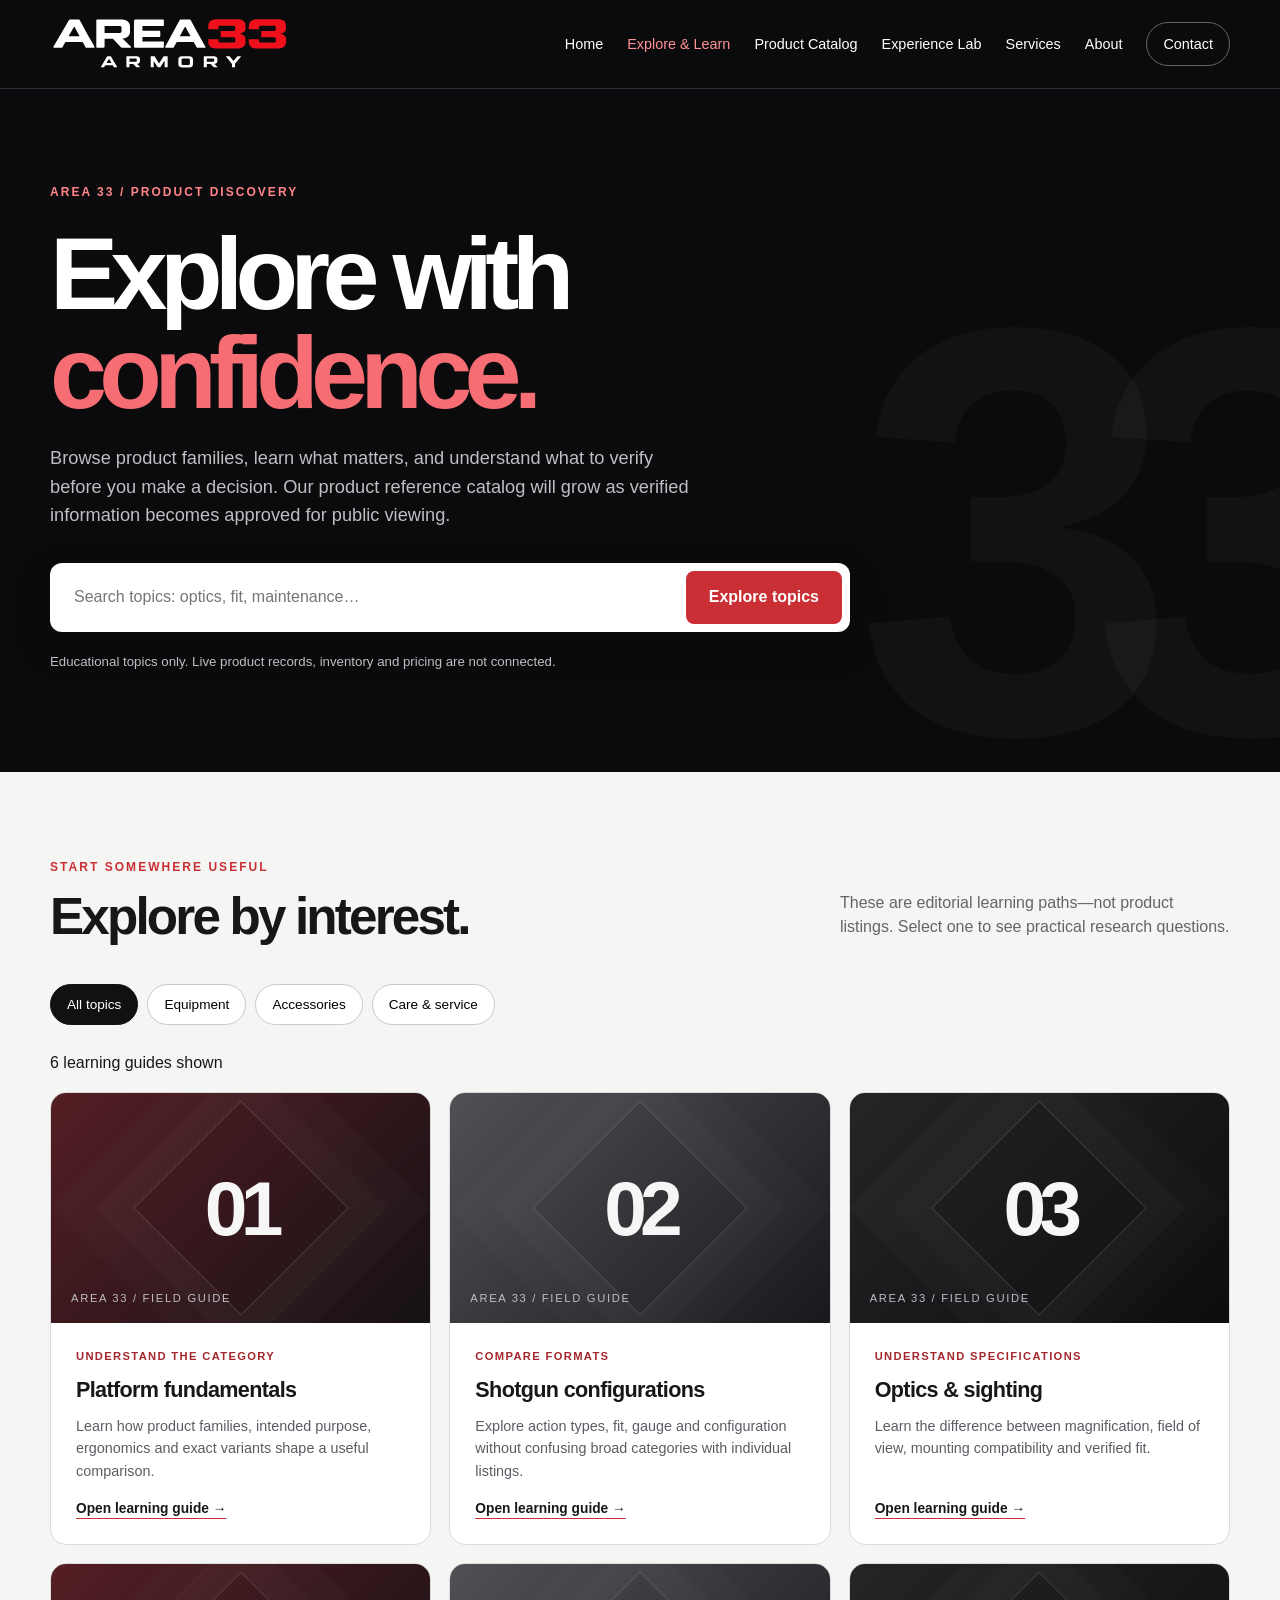
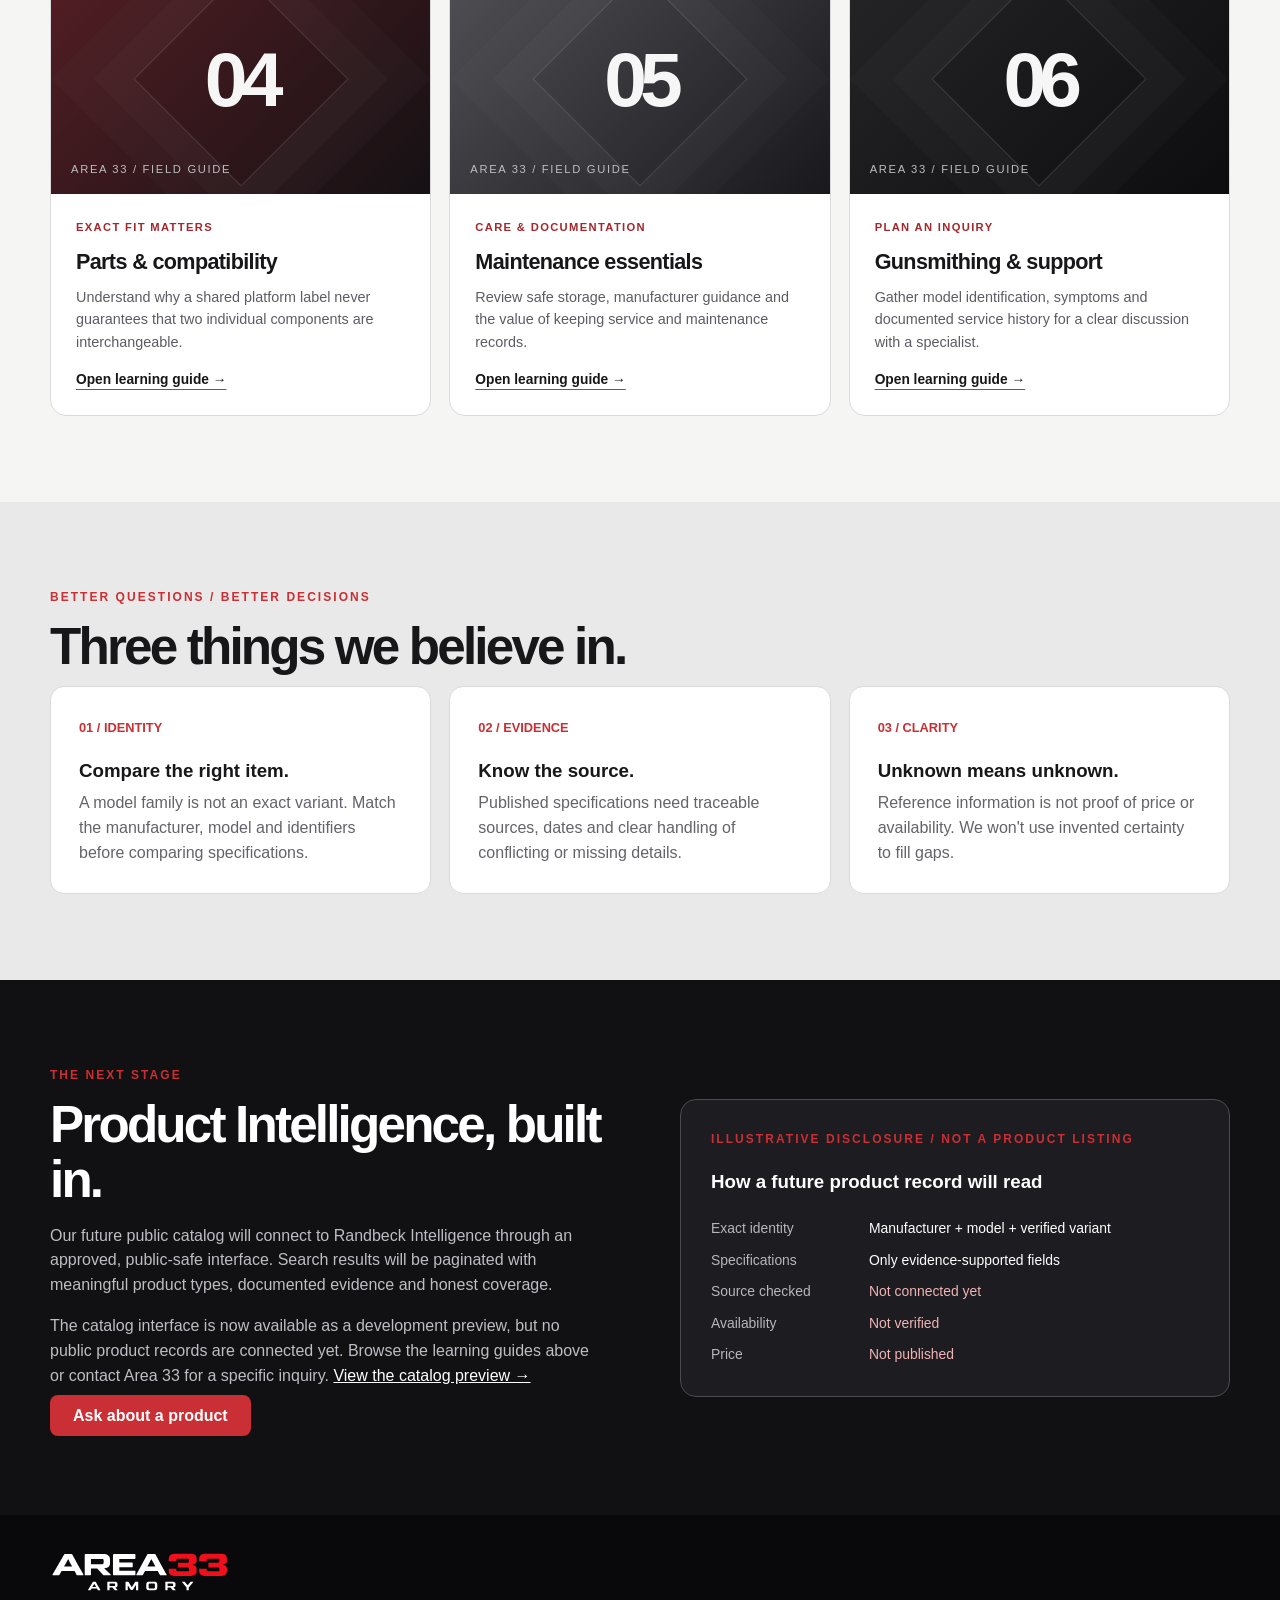
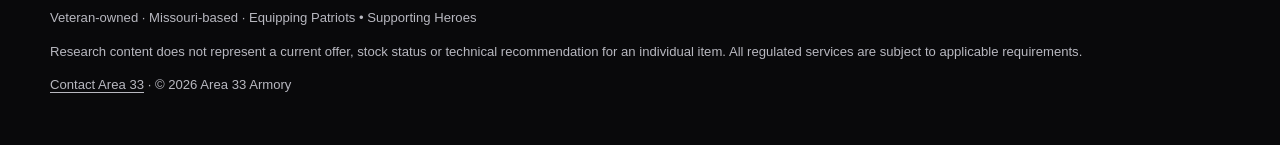
<file: explore.html>
<!doctype html>
<html lang="en">
<head>
<meta charset="utf-8"><meta name="viewport" content="width=device-width,initial-scale=1">
<meta name="theme-color" content="#0b0b0d">
<meta name="description" content="Explore product categories and learn what to compare with Area 33 Armory. Educational guides; no advertised inventory or prices.">
<title>Explore & Learn | Area 33 Armory</title>
<style>
:root{--black:#0b0b0d;--paper:#f5f5f4;--white:#fff;--ink:#171719;--muted:#64646a;--red:#c92f34;--line:#dadadd}
*{box-sizing:border-box}html{scroll-behavior:smooth}body{margin:0;background:var(--paper);color:var(--ink);font-family:Inter,"Segoe UI",Arial,sans-serif;line-height:1.55}a{color:inherit;text-decoration:none}button,input{font:inherit}a:focus-visible,button:focus-visible,input:focus-visible{outline:3px solid #e45156;outline-offset:4px}.wrap{width:min(1180px,calc(100% - 40px));margin:auto}.skip{position:absolute;top:-100px;background:#fff;color:#000;padding:12px;z-index:30}.skip:focus{top:8px}header{background:var(--black);color:#fff;border-bottom:1px solid #323237}.nav{min-height:88px;display:flex;align-items:center;justify-content:space-between;gap:20px}.nav img{display:block;width:clamp(164px,21vw,240px);height:auto}.navlinks{display:flex;align-items:center;gap:24px;font-size:.9rem}.navlinks a:hover{text-decoration:underline;text-underline-offset:5px}.navlinks .current{color:#ff9295}.navlinks .contact{padding:10px 16px;border:1px solid #666;border-radius:100px}.hero{background:var(--black);color:#fff;position:relative;overflow:hidden}.hero:after{content:"33";position:absolute;right:-.08em;bottom:-.36em;font-size:min(55vw,580px);font-weight:900;letter-spacing:-.15em;color:#ffffff07;pointer-events:none}.hero .wrap{position:relative;z-index:1;padding:94px 0 100px}.eyebrow{font-size:.75rem;font-weight:800;letter-spacing:.17em;text-transform:uppercase;color:var(--red)}.hero .eyebrow{color:#ff8589}.hero h1{font-size:clamp(3.3rem,8vw,7.6rem);line-height:.97;letter-spacing:-.075em;margin:22px 0;max-width:920px}.hero h1 em{font-style:normal;color:#f66d73}.hero p{max-width:640px;color:#bfbfc3;font-size:1.14rem}.searchbar{display:flex;background:#fff;color:#111;max-width:800px;padding:8px;gap:8px;border-radius:12px;margin-top:34px;box-shadow:0 14px 40px #0003}.searchbar input{flex:1;min-width:0;border:0;padding:14px 16px;background:transparent;color:#111;outline-offset:-3px}.searchbar button,.action{border:0;border-radius:8px;background:var(--red);color:#fff;padding:12px 23px;cursor:pointer;font-weight:700}.searchbar button:hover,.action:hover{background:#a82127}.notice{margin:20px 0 0!important;font-size:.83rem!important;color:#bfbfc3!important}.section{padding:86px 0}.section-head{display:flex;justify-content:space-between;gap:32px;align-items:end;margin-bottom:28px}.section h2{font-size:clamp(2rem,4vw,3.65rem);letter-spacing:-.055em;line-height:1.08;margin:12px 0}.section-head p{max-width:390px;color:var(--muted)}.filters{display:flex;flex-wrap:wrap;gap:9px;margin:26px 0}.filter{border:1px solid #c9c9cd;border-radius:100px;padding:9px 16px;background:#fff;cursor:pointer;font-size:.85rem}.filter[aria-pressed=true]{background:#111;color:#fff;border-color:#111}.grid{display:grid;grid-template-columns:repeat(3,minmax(0,1fr));gap:18px}.card{display:flex;flex-direction:column;background:#fff;border:1px solid var(--line);border-radius:16px;overflow:hidden;min-width:0}.art{height:230px;display:grid;place-items:center;position:relative;overflow:hidden;background:linear-gradient(135deg,#252528,#0d0d10);color:#fff}.art:before{content:"";width:150px;height:150px;border:1px solid #ffffff24;position:absolute;transform:rotate(45deg);box-shadow:0 0 0 28px #ffffff05,0 0 0 58px #ffffff04}.art .symbol{font-size:clamp(3rem,6vw,5.8rem);line-height:1;font-weight:900;letter-spacing:-.09em;z-index:1;color:#f6f6f6}.art .small{position:absolute;bottom:16px;left:20px;color:#bdbdc2;font-size:.7rem;letter-spacing:.15em;text-transform:uppercase}.art.red{background:linear-gradient(135deg,#541e24,#151114)}.art.silver{background:linear-gradient(135deg,#505055,#19191d)}.card-body{padding:25px;display:flex;flex:1;flex-direction:column}.card h3{font-size:1.35rem;margin:8px 0;letter-spacing:-.03em}.card p{font-size:.9rem;color:#5c5c64;margin:0 0 16px}.card .link{margin-top:auto;font-weight:750;font-size:.86rem;text-decoration:underline;text-decoration-color:var(--red);text-underline-offset:5px}.tag{font-size:.7rem;letter-spacing:.12em;text-transform:uppercase;font-weight:800;color:#a3272c}.empty{padding:24px;border:1px dashed #b6b6bb;border-radius:12px}.explainer{background:#e9e9e9}.steps{display:grid;grid-template-columns:repeat(3,1fr);gap:18px}.step{padding:28px;background:#fff;border:1px solid var(--line);border-radius:14px}.step b{color:var(--red);font-size:.8rem}.step h3{margin:16px 0 6px}.step p{color:#636369;margin:0}.status{background:#111114;color:#fff}.status-grid{display:grid;grid-template-columns:1fr 1fr;gap:80px;align-items:center}.status p{color:#bdbdc4}.panel{border:1px solid #4a4a4f;border-radius:16px;padding:30px;background:#1c1c21}.panel dl{display:grid;grid-template-columns:140px 1fr;gap:10px 18px;margin:22px 0 0;font-size:.87rem}.panel dt{color:#b6b6bb}.panel dd{margin:0}.unknown{color:#f0b4b4}.detail{margin-top:20px;background:#fff;border-left:4px solid var(--red);padding:22px 28px;position:relative}.detail h3{margin:0 0 8px;font-size:1.5rem}.detail p{margin:0 0 10px;color:#55555c}.detail ul{padding-left:20px;margin:10px 0}.detail li{margin:6px 0}.detail .close{position:absolute;right:14px;top:12px;border:0;background:#eee;border-radius:6px;padding:4px 10px;cursor:pointer}footer{background:#09090b;color:#b8b8c0;padding:36px 0;font-size:.82rem}footer img{width:180px;display:block;margin-bottom:14px}footer a{text-decoration:underline;text-underline-offset:3px}@media(max-width:800px){.grid{grid-template-columns:repeat(2,minmax(0,1fr))}.status-grid{gap:25px}.navlinks{gap:12px}.section-head{display:block}}@media(max-width:620px){.nav{align-items:flex-start;padding:16px 0;flex-direction:column}.navlinks{flex-wrap:wrap;font-size:.82rem}.hero .wrap{padding:60px 0 72px}.hero h1{font-size:3.6rem}.searchbar{flex-direction:column}.grid,.steps,.status-grid{grid-template-columns:1fr}.section{padding:62px 0}.art{height:190px}.panel dl{grid-template-columns:110px 1fr}}@media(prefers-reduced-motion:reduce){html{scroll-behavior:auto}}
</style>
</head>
<body>
<a class="skip" href="#main">Skip to content</a>
<header><div class="wrap nav"><a href="index.html" aria-label="Area 33 Armory home"><img src="assets/area33-logo-dark.svg" width="240" height="57" alt="Area 33 Armory"></a><nav class="navlinks" aria-label="Main navigation"><a href="index.html">Home</a><a href="explore.html" class="current" aria-current="page">Explore & Learn</a><a href="catalog.html">Product Catalog</a><a href="experience-lab.html">Experience Lab</a><a href="index.html#services">Services</a><a href="index.html#about">About</a><a href="contact.html" class="contact">Contact</a></nav></div></header>
<main id="main">
<section class="hero"><div class="wrap"><div class="eyebrow">AREA 33 / Product discovery</div><h1>Explore with<br><em>confidence.</em></h1><p>Browse product families, learn what matters, and understand what to verify before you make a decision. Our product reference catalog will grow as verified information becomes approved for public viewing.</p><form id="search-form" class="searchbar" role="search"><label for="search" class="sr-only" style="position:absolute;width:1px;height:1px;overflow:hidden;clip:rect(0,0,0,0)">Search educational categories</label><input id="search" type="search" placeholder="Search topics: optics, fit, maintenance…" autocomplete="off"><button type="submit">Explore topics</button></form><p class="notice">Educational topics only. Live product records, inventory and pricing are not connected.</p></div></section>
<section class="section" id="explore"><div class="wrap"><div class="section-head"><div><div class="eyebrow">Start somewhere useful</div><h2>Explore by interest.</h2></div><p>These are editorial learning paths—not product listings. Select one to see practical research questions.</p></div><div class="filters" role="group" aria-label="Filter topics"><button type="button" class="filter" data-filter="all" aria-pressed="true">All topics</button><button type="button" class="filter" data-filter="equipment" aria-pressed="false">Equipment</button><button type="button" class="filter" data-filter="accessories" aria-pressed="false">Accessories</button><button type="button" class="filter" data-filter="care" aria-pressed="false">Care & service</button></div><p id="count" aria-live="polite"></p><div id="topic-grid" class="grid"></div><div id="empty" class="empty" hidden>No matching guides. Try a broader search or select All topics.</div><div id="detail" class="detail" hidden tabindex="-1"></div></div></section>
<section class="section explainer" id="method"><div class="wrap"><div class="eyebrow">Better questions / Better decisions</div><h2>Three things we believe in.</h2><div class="steps"><article class="step"><b>01 / IDENTITY</b><h3>Compare the right item.</h3><p>A model family is not an exact variant. Match the manufacturer, model and identifiers before comparing specifications.</p></article><article class="step"><b>02 / EVIDENCE</b><h3>Know the source.</h3><p>Published specifications need traceable sources, dates and clear handling of conflicting or missing details.</p></article><article class="step"><b>03 / CLARITY</b><h3>Unknown means unknown.</h3><p>Reference information is not proof of price or availability. We won't use invented certainty to fill gaps.</p></article></div></div></section>
<section class="section status" id="intelligence"><div class="wrap status-grid"><div><div class="eyebrow">The next stage</div><h2>Product Intelligence, built in.</h2><p>Our future public catalog will connect to Randbeck Intelligence through an approved, public-safe interface. Search results will be paginated with meaningful product types, documented evidence and honest coverage.</p><p>The catalog interface is now available as a development preview, but no public product records are connected yet. Browse the learning guides above or contact Area 33 for a specific inquiry. <a href="catalog.html" style="color:#fff;text-decoration:underline">View the catalog preview →</a></p><a class="action" href="mailto:area33armory@mail.com?subject=Area%2033%20Product%20Inquiry">Ask about a product</a></div><div class="panel"><div class="eyebrow">Illustrative disclosure / Not a product listing</div><h3>How a future product record will read</h3><dl><dt>Exact identity</dt><dd>Manufacturer + model + verified variant</dd><dt>Specifications</dt><dd>Only evidence-supported fields</dd><dt>Source checked</dt><dd class="unknown">Not connected yet</dd><dt>Availability</dt><dd class="unknown">Not verified</dd><dt>Price</dt><dd class="unknown">Not published</dd></dl></div></div></section>
</main>
<footer><div class="wrap"><a href="index.html"><img src="assets/area33-logo-dark.svg" width="180" height="43" alt="Area 33 Armory home"></a><p>Veteran-owned · Missouri-based · Equipping Patriots • Supporting Heroes</p><p>Research content does not represent a current offer, stock status or technical recommendation for an individual item. All regulated services are subject to applicable requirements.</p><p><a href="contact.html">Contact Area 33</a> · © <span id="year">2026</span> Area 33 Armory</p></div></footer>
<script>
"use strict";
const topics=[
{id:"platforms",group:"equipment",name:"Platform fundamentals",symbol:"01",style:"red",label:"Understand the category",summary:"Learn how product families, intended purpose, ergonomics and exact variants shape a useful comparison.",questions:["What is the complete product type rather than a related part?","Which dimensions and fit considerations matter to you?","What is confirmed for the exact model and variant?"]},
{id:"shotguns",group:"equipment",name:"Shotgun configurations",symbol:"02",style:"silver",label:"Compare formats",summary:"Explore action types, fit, gauge and configuration without confusing broad categories with individual listings.",questions:["What action type is documented?","How do length of pull and intended use affect fit?","Which model and configuration are being compared?"]},
{id:"optics",group:"accessories",name:"Optics & sighting",symbol:"03",style:"",label:"Understand specifications",summary:"Learn the difference between magnification, field of view, mounting compatibility and verified fit.",questions:["Are mount and interface specifications confirmed?","Which optical specifications are independently documented?","Is a claimed compatibility specific to the exact variant?"]},
{id:"components",group:"accessories",name:"Parts & compatibility",symbol:"04",style:"red",label:"Exact fit matters",summary:"Understand why a shared platform label never guarantees that two individual components are interchangeable.",questions:["What manufacturer part number identifies the item?","Which exact model variants are listed as compatible?","Are instructions or professional service required?"]},
{id:"care",group:"care",name:"Maintenance essentials",symbol:"05",style:"silver",label:"Care & documentation",summary:"Review safe storage, manufacturer guidance and the value of keeping service and maintenance records.",questions:["What does the manufacturer recommend?","When should a qualified professional inspect the item?","What records will help with future service?"]},
{id:"service",group:"care",name:"Gunsmithing & support",symbol:"06",style:"",label:"Plan an inquiry",summary:"Gather model identification, symptoms and documented service history for a clear discussion with a specialist.",questions:["What is the exact make and model?","What changed, and when was it first noticed?","What prior work or known issues should be disclosed?"]}
];
const grid=document.getElementById("topic-grid"),empty=document.getElementById("empty"),count=document.getElementById("count"),detail=document.getElementById("detail"),search=document.getElementById("search");
let active="all";
function render(){const q=search.value.trim().toLocaleLowerCase();const matches=topics.filter(t=>(active==="all"||active===t.group)&&[t.name,t.label,t.summary,...t.questions].join(" ").toLocaleLowerCase().includes(q));grid.replaceChildren();matches.forEach(t=>{const card=document.createElement("article");card.className="card";const art=document.createElement("div");art.className="art "+t.style;art.setAttribute("aria-hidden","true");const symbol=document.createElement("span");symbol.className="symbol";symbol.textContent=t.symbol;const small=document.createElement("span");small.className="small";small.textContent="Area 33 / Field guide";art.append(symbol,small);const body=document.createElement("div");body.className="card-body";const tag=document.createElement("span");tag.className="tag";tag.textContent=t.label;const h=document.createElement("h3");h.textContent=t.name;const p=document.createElement("p");p.textContent=t.summary;const button=document.createElement("button");button.className="link";button.type="button";button.style.cssText="border:0;background:none;text-align:left;padding:0;cursor:pointer;color:inherit";button.textContent="Open learning guide →";button.setAttribute("aria-label","Open "+t.name+" learning guide");button.addEventListener("click",()=>openGuide(t));body.append(tag,h,p,button);card.append(art,body);grid.append(card)});count.textContent=matches.length+" learning "+(matches.length===1?"guide":"guides")+" shown";empty.hidden=matches.length!==0;}
function openGuide(t){detail.replaceChildren();const close=document.createElement("button");close.className="close";close.textContent="Close";close.setAttribute("aria-label","Close guide");close.onclick=()=>{detail.hidden=true;document.getElementById("explore").scrollIntoView({block:"start"})};const label=document.createElement("span");label.className="tag";label.textContent="Educational guide · "+t.label;const h=document.createElement("h3");h.textContent=t.name;const p=document.createElement("p");p.textContent=t.summary;const sub=document.createElement("strong");sub.textContent="Questions worth asking";const ul=document.createElement("ul");t.questions.forEach(q=>{const li=document.createElement("li");li.textContent=q;ul.append(li)});const note=document.createElement("p");note.textContent="This guide is general education, not an exact-product specification or inventory record.";detail.append(close,label,h,p,sub,ul,note);detail.hidden=false;detail.focus();detail.scrollIntoView({block:"nearest",behavior:matchMedia("(prefers-reduced-motion: reduce)").matches?"instant":"smooth"})}
document.querySelectorAll(".filter").forEach(button=>button.addEventListener("click",()=>{active=button.dataset.filter;document.querySelectorAll(".filter").forEach(b=>b.setAttribute("aria-pressed",String(b===button)));detail.hidden=true;render()}));
search.addEventListener("input",()=>{detail.hidden=true;render()});document.getElementById("search-form").addEventListener("submit",e=>{e.preventDefault();document.getElementById("explore").scrollIntoView()});document.getElementById("year").textContent=new Date().getFullYear();render();
</script>
</body></html>
</file>
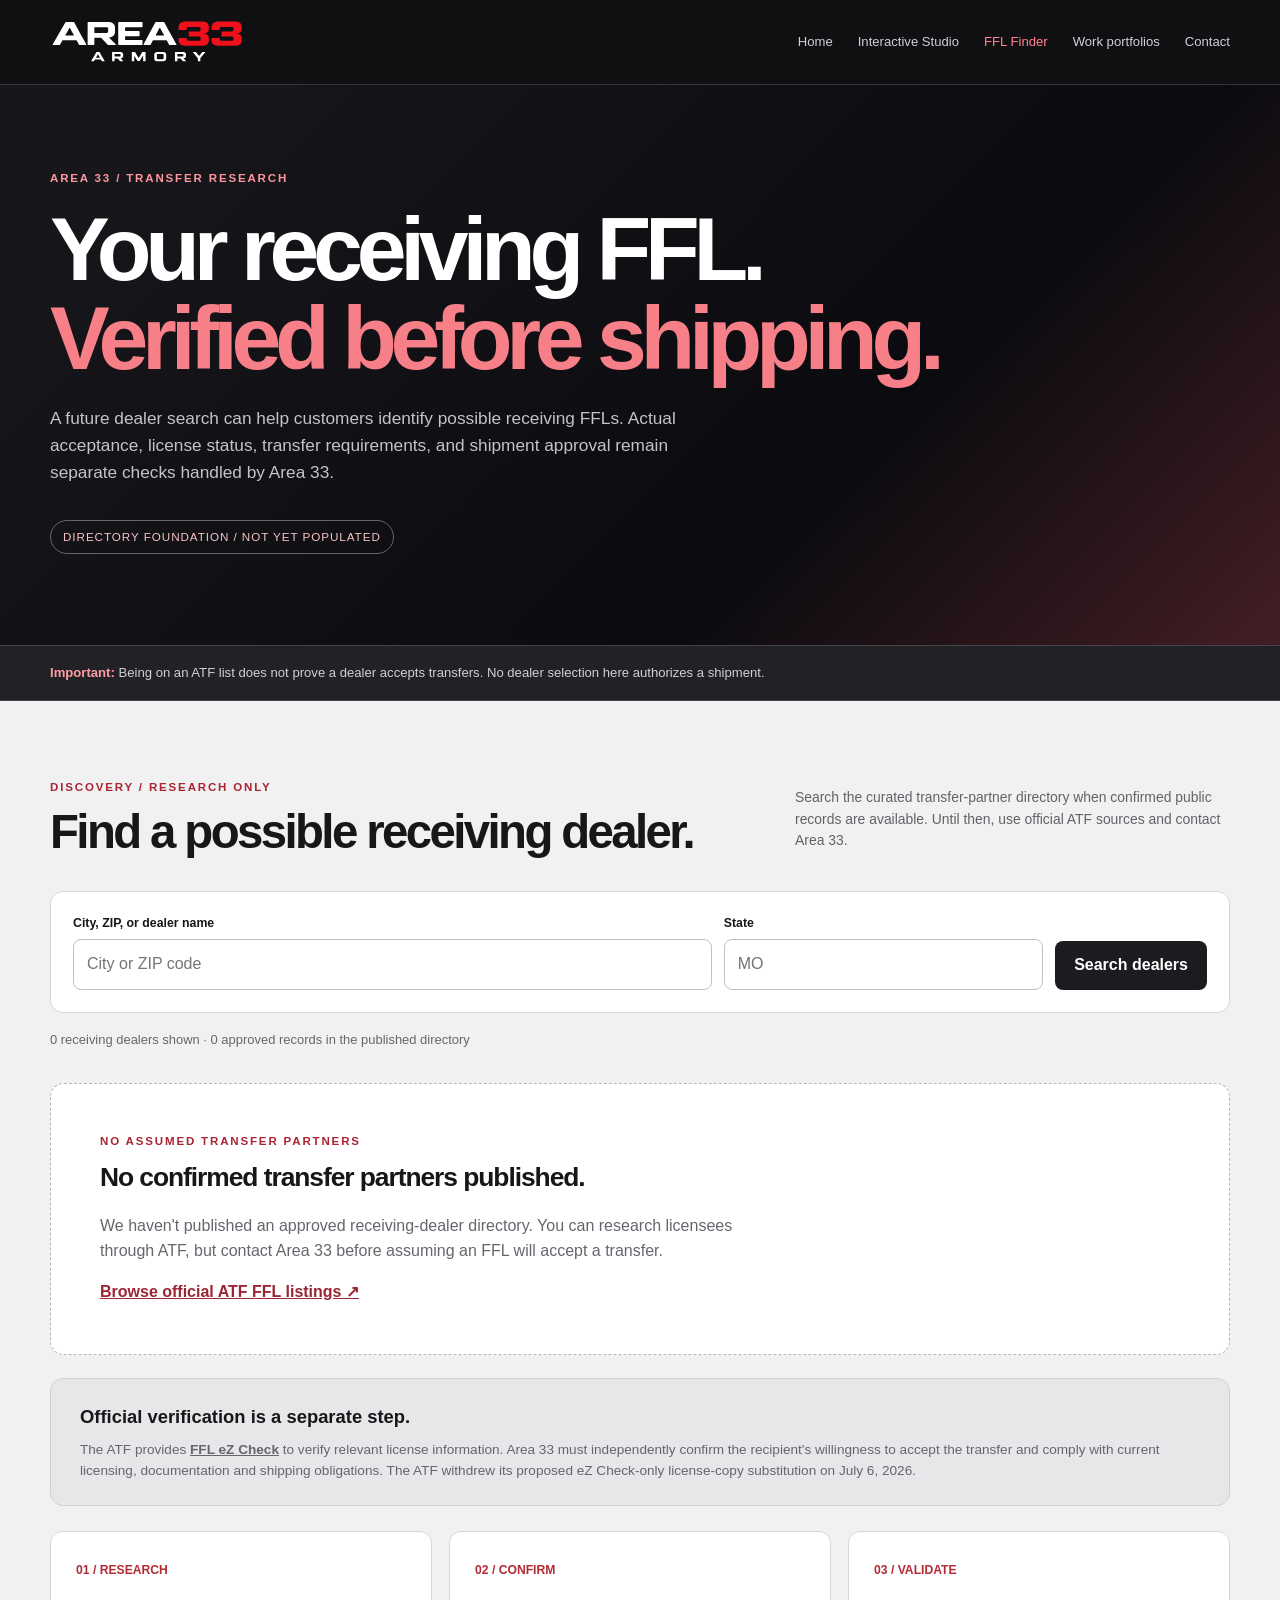
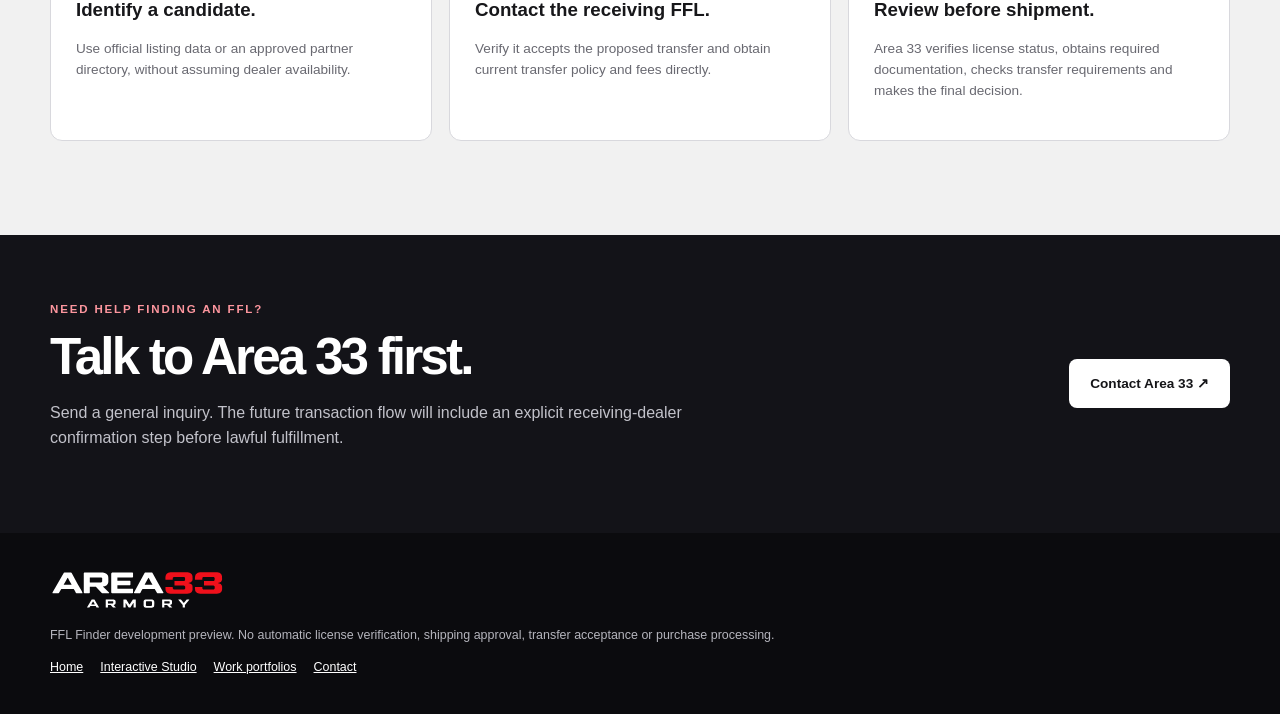
<file: ffl-finder.html>
<!doctype html><html lang="en"><head><meta charset="utf-8"><meta name="viewport" content="width=device-width,initial-scale=1"><meta name="theme-color" content="#111114">
<meta name="description" content="Area 33 FFL Finder development preview. Research potential receiving dealers; confirm license, transfer acceptance and requirements before any shipment.">
<title>FFL Finder | Area 33 Armory</title><link rel="stylesheet" href="assets/public-discovery.css"><script src="assets/public-directories.js" defer></script></head>
<body data-directory="ffl">
<a class="skip" href="#main">Skip to content</a>
<header><div class="wrap nav"><a href="index.html"><img src="assets/area33-logo-dark.svg" alt="Area 33 Armory home" width="195" height="48"></a><nav aria-label="Main navigation"><a href="index.html">Home</a><a href="studio.html">Interactive Studio</a><a href="ffl-finder.html" aria-current="page">FFL Finder</a><a href="portfolio.html">Work portfolios</a><a href="contact.html">Contact</a></nav></div></header>
<main id="main"><section class="hero"><div class="wrap"><div class="eyebrow">AREA 33 / TRANSFER RESEARCH</div><h1>Your receiving FFL.<br><em>Verified before shipping.</em></h1><p>A future dealer search can help customers identify possible receiving FFLs. Actual acceptance, license status, transfer requirements, and shipment approval remain separate checks handled by Area 33.</p><span class="pill">DIRECTORY FOUNDATION / NOT YET POPULATED</span></div></section>
<div class="intro-band"><div class="wrap"><strong>Important:</strong> Being on an ATF list does not prove a dealer accepts transfers. No dealer selection here authorizes a shipment.</div></div>
<section class="wrap main" aria-labelledby="finder-title"><div class="section-head"><div><div class="eyebrow dark">DISCOVERY / RESEARCH ONLY</div><h2 id="finder-title">Find a possible receiving dealer.</h2></div><p>Search the curated transfer-partner directory when confirmed public records are available. Until then, use official ATF sources and contact Area 33.</p></div>
<form id="directory-form" class="search-area" role="search">
<div class="field"><label for="keyword">City, ZIP, or dealer name</label><input id="keyword" name="keyword" type="search" placeholder="City or ZIP code" autocomplete="off"></div>
<div class="field"><label for="filter">State</label><input id="filter" name="filter" maxlength="2" placeholder="MO" pattern="[A-Za-z]{2}" title="Two-letter state code"></div>
<button type="submit">Search dealers</button></form>
<p id="status" class="search-status" role="status" aria-live="polite">Checking verified public transfer-partner records…</p>
<div id="results" class="cards" hidden></div><div id="empty" class="empty" hidden><div class="eyebrow dark">NO ASSUMED TRANSFER PARTNERS</div><h3 id="empty-title">No confirmed transfer partners published.</h3><p id="empty-text">We haven't published an approved receiving-dealer directory. You can research licensees through ATF, but contact Area 33 before assuming an FFL will accept a transfer.</p><a href="https://www.atf.gov/firearms/tools-and-services-firearms-industry/federal-firearms-listings" target="_blank" rel="noopener noreferrer">Browse official ATF FFL listings ↗</a></div>
<div class="fine-panel"><h3>Official verification is a separate step.</h3><p>The ATF provides <a href="https://fflezcheck.atf.gov/FFLEzCheck/" target="_blank" rel="noopener noreferrer">FFL eZ Check</a> to verify relevant license information. Area 33 must independently confirm the recipient's willingness to accept the transfer and comply with current licensing, documentation and shipping obligations. The ATF withdrew its proposed eZ Check-only license-copy substitution on July 6, 2026.</p></div>
<div class="steps"><article class="step"><b>01 / RESEARCH</b><h3>Identify a candidate.</h3><p>Use official listing data or an approved partner directory, without assuming dealer availability.</p></article><article class="step"><b>02 / CONFIRM</b><h3>Contact the receiving FFL.</h3><p>Verify it accepts the proposed transfer and obtain current transfer policy and fees directly.</p></article><article class="step"><b>03 / VALIDATE</b><h3>Review before shipment.</h3><p>Area 33 verifies license status, obtains required documentation, checks transfer requirements and makes the final decision.</p></article></div></section>
<section class="cta"><div class="wrap"><div><div class="eyebrow">NEED HELP FINDING AN FFL?</div><h2>Talk to Area 33 first.</h2><p>Send a general inquiry. The future transaction flow will include an explicit receiving-dealer confirmation step before lawful fulfillment.</p></div><a href="contact.html">Contact Area 33 ↗</a></div></section></main>
<footer><div class="wrap"><a href="index.html"><img src="assets/area33-logo-dark.svg" alt="Area 33 Armory"></a><p>FFL Finder development preview. No automatic license verification, shipping approval, transfer acceptance or purchase processing.</p><nav><a href="index.html">Home</a><a href="studio.html">Interactive Studio</a><a href="portfolio.html">Work portfolios</a><a href="contact.html">Contact</a></nav></div></footer>
</body></html>
</file>
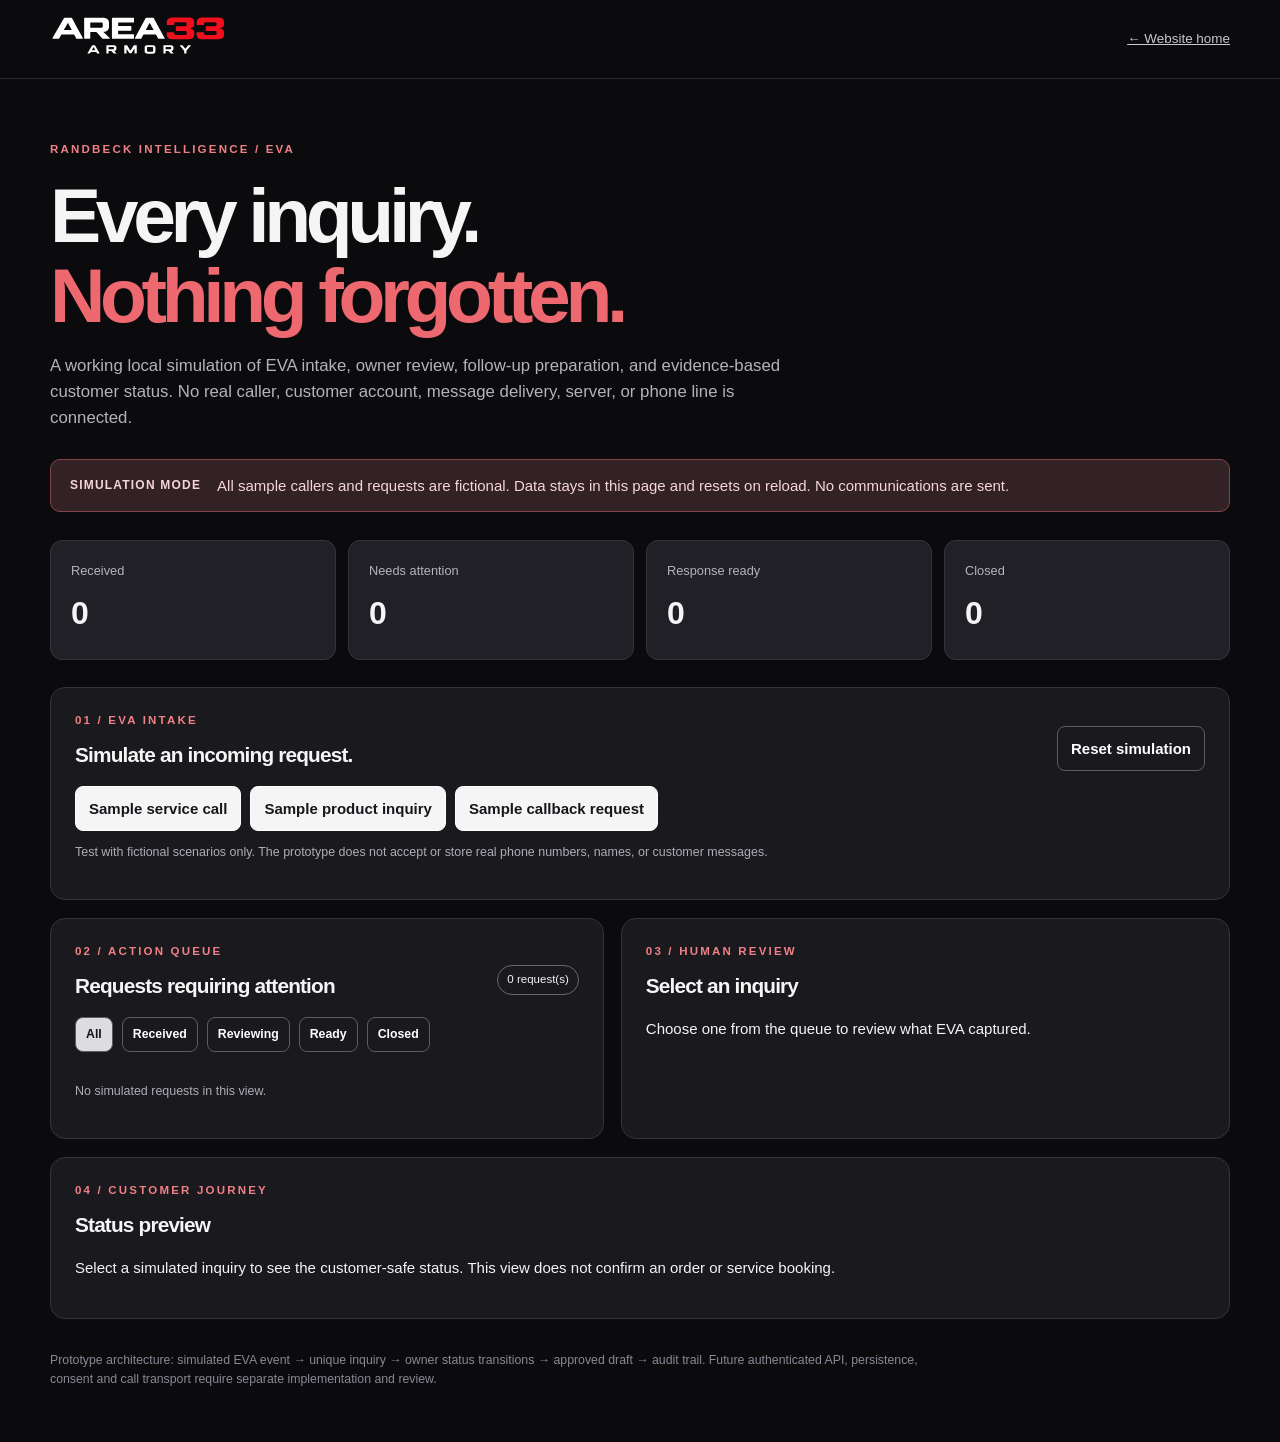
<file: operations-lab.html>
<!doctype html><html lang="en"><head><meta charset="utf-8"><meta name="viewport" content="width=device-width,initial-scale=1"><meta name="robots" content="noindex,nofollow"><meta name="theme-color" content="#111114"><title>EVA Operations Lab | Randbeck Simulation</title><link rel="stylesheet" href="assets/operations-lab.css"></head><body><a class="skip" href="#main">Skip to work queue</a><header><div class="shell top"><a href="index.html" aria-label="Area 33 home"><img src="assets/area33-logo-dark.svg" alt="Area 33 Armory" width="177"></a><a href="index.html">← Website home</a></div></header><main id="main" class="shell"><div class="eyebrow">RANDBECK INTELLIGENCE / EVA</div><h1>Every inquiry.<br><em>Nothing forgotten.</em></h1><p class="intro">A working local simulation of EVA intake, owner review, follow-up preparation, and evidence-based customer status. No real caller, customer account, message delivery, server, or phone line is connected.</p><div class="notice" role="status"><strong>SIMULATION MODE</strong><span>All sample callers and requests are fictional. Data stays in this page and resets on reload. No communications are sent.</span></div><section class="metrics" aria-label="Queue summary"><article><span>Received</span><strong id="received">0</strong></article><article><span>Needs attention</span><strong id="attention">0</strong></article><article><span>Response ready</span><strong id="ready">0</strong></article><article><span>Closed</span><strong id="closed">0</strong></article></section><section class="panel" aria-labelledby="intake-title"><div class="heading"><div><div class="eyebrow">01 / EVA INTAKE</div><h2 id="intake-title">Simulate an incoming request.</h2></div><button id="reset" class="minor" type="button">Reset simulation</button></div><div class="sim-actions"><button type="button" data-seed="service">Sample service call</button><button type="button" data-seed="product">Sample product inquiry</button><button type="button" data-seed="callback">Sample callback request</button></div><p class="hint">Test with fictional scenarios only. The prototype does not accept or store real phone numbers, names, or customer messages.</p></section><div class="columns"><section class="panel" aria-labelledby="queue-title"><div class="heading"><div><div class="eyebrow">02 / ACTION QUEUE</div><h2 id="queue-title">Requests requiring attention</h2></div><span id="count" class="pill">0 requests</span></div><div class="filters" role="group" aria-label="Filter requests"><button type="button" class="active" data-filter="all" aria-pressed="true">All</button><button type="button" data-filter="received" aria-pressed="false">Received</button><button type="button" data-filter="under_review" aria-pressed="false">Reviewing</button><button type="button" data-filter="response_ready" aria-pressed="false">Ready</button><button type="button" data-filter="closed" aria-pressed="false">Closed</button></div><div id="queue" class="queue" aria-live="polite"><p>No simulated inquiries yet.</p></div></section><section class="panel detail" aria-labelledby="detail-title"><div class="eyebrow">03 / HUMAN REVIEW</div><h2 id="detail-title">Select an inquiry</h2><p id="detail-summary">Choose one from the queue to review what EVA captured.</p><div id="detail-content" hidden><dl id="facts"></dl><h3>Internal response draft</h3><textarea id="draft" rows="5" maxlength="900" aria-label="Draft response" spellcheck="true"></textarea><p class="hint">Draft only. Approval does not send a message or confirm availability, a quote, or an appointment.</p><div class="actions"><button type="button" id="review">Mark under review</button><button type="button" id="approve">Approve draft for follow-up</button><button type="button" class="minor" id="finish">Close inquiry</button></div><p id="detail-feedback" role="status" aria-live="polite"></p><h3>Audit history</h3><ol id="audit"></ol></div></section></div><section class="panel" aria-labelledby="status-title"><div class="eyebrow">04 / CUSTOMER JOURNEY</div><h2 id="status-title">Status preview</h2><p id="customer-status">Select a simulated inquiry to see the customer-safe status. This view does not confirm an order or service booking.</p></section><footer><p>Prototype architecture: simulated EVA event → unique inquiry → owner status transitions → approved draft → audit trail. Future authenticated API, persistence, consent and call transport require separate implementation and review.</p></footer></main><script src="assets/operations-lab.js" defer></script></body></html>
</file>
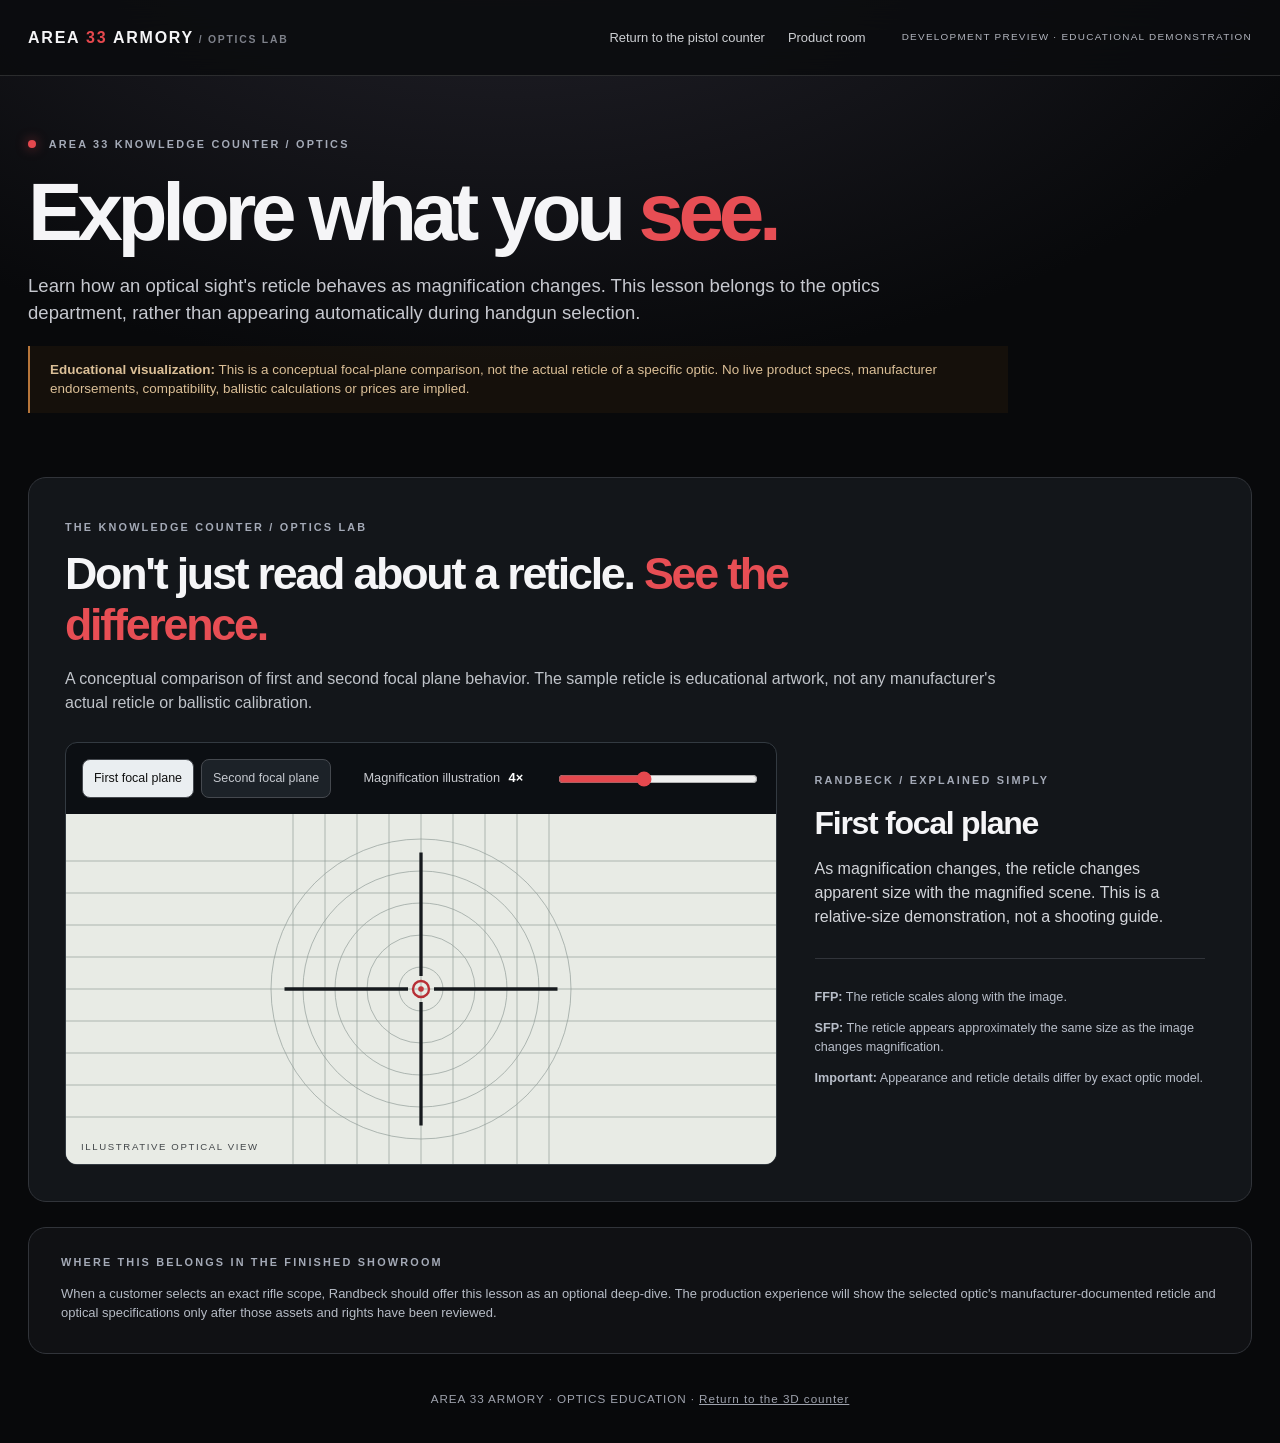
<file: optic-lab.html>
<!doctype html>
<html lang="en"><head><meta charset="utf-8"><meta name="viewport" content="width=device-width,initial-scale=1">
<meta name="theme-color" content="#09090c">
<meta name="description" content="Area 33 interactive optics education laboratory—compare an illustrative first versus second focal plane reticle.">
<title>Area 33 — Optics Learning Lab</title>
<link rel="stylesheet" href="assets/counter-3d.css">
<script type="module" src="assets/optic-lab.js"></script></head><body>
<a class="skip" href="#reticle-canvas">Skip to reticle illustration</a>
<header class="nav"><a class="brand" href="index.html">AREA <b>33</b> ARMORY<span> / OPTICS LAB</span></a>
<nav aria-label="Navigation"><a href="counter-3d.html">Return to the pistol counter</a><a href="product-room.html">Product room</a></nav>
<span class="draft">DEVELOPMENT PREVIEW · EDUCATIONAL DEMONSTRATION</span></header><main>
<section class="intro"><div class="eyebrow"><span class="dot"></span> AREA 33 KNOWLEDGE COUNTER / OPTICS</div>
<h1>Explore what you <em>see.</em></h1>
<p>Learn how an optical sight's reticle behaves as magnification changes. This lesson belongs to the optics department, rather than appearing automatically during handgun selection.</p>
<div class="honesty"><strong>Educational visualization:</strong> This is a conceptual focal-plane comparison, not the actual reticle of a specific optic. No live product specs, manufacturer endorsements, compatibility, ballistic calculations or prices are implied.</div></section>
<section class="learning" aria-label="Interactive optic education"><div class="section-title"><span class="overline">THE KNOWLEDGE COUNTER / OPTICS LAB</span><h2>Don't just read about a reticle. <em>See the difference.</em></h2><p>A conceptual comparison of first and second focal plane behavior. The sample reticle is educational artwork, not any manufacturer's actual reticle or ballistic calibration.</p></div>
<div class="learning-grid"><div class="reticle-card"><div class="reticle-controls"><div class="segmented" role="group" aria-label="Focal plane demonstration"><button id="ffp" aria-pressed="true" type="button">First focal plane</button><button id="sfp" aria-pressed="false" type="button">Second focal plane</button></div><label for="magnification">Magnification illustration <output id="mag-label">4×</output></label><input id="magnification" type="range" min="1" max="8" value="4" step="1"></div>
<div class="reticle-stage"><canvas id="reticle-canvas" role="img" aria-label="Conceptual focal-plane reticle illustration"></canvas><div class="reticle-corner">ILLUSTRATIVE OPTICAL VIEW</div></div></div>
<div class="explain"><span class="overline">RANDBECK / EXPLAINED SIMPLY</span><h3 id="focal-heading">First focal plane</h3><p id="focal-copy">As magnification changes, the reticle changes apparent size with the magnified scene. This is a relative-size demonstration, not a shooting guide.</p><div class="teaching-points"><p><b>FFP:</b> The reticle scales along with the image.</p><p><b>SFP:</b> The reticle appears approximately the same size as the image changes magnification.</p><p><b>Important:</b> Appearance and reticle details differ by exact optic model.</p></div></div></div></section>
<section class="roadmap"><span class="overline">WHERE THIS BELONGS IN THE FINISHED SHOWROOM</span><p>When a customer selects an exact rifle scope, Randbeck should offer this lesson as an optional deep-dive. The production experience will show the selected optic's manufacturer-documented reticle and optical specifications only after those assets and rights have been reviewed.</p></section>
</main><footer>AREA 33 ARMORY · OPTICS EDUCATION · <a href="counter-3d.html">Return to the 3D counter</a></footer></body></html>
</file>
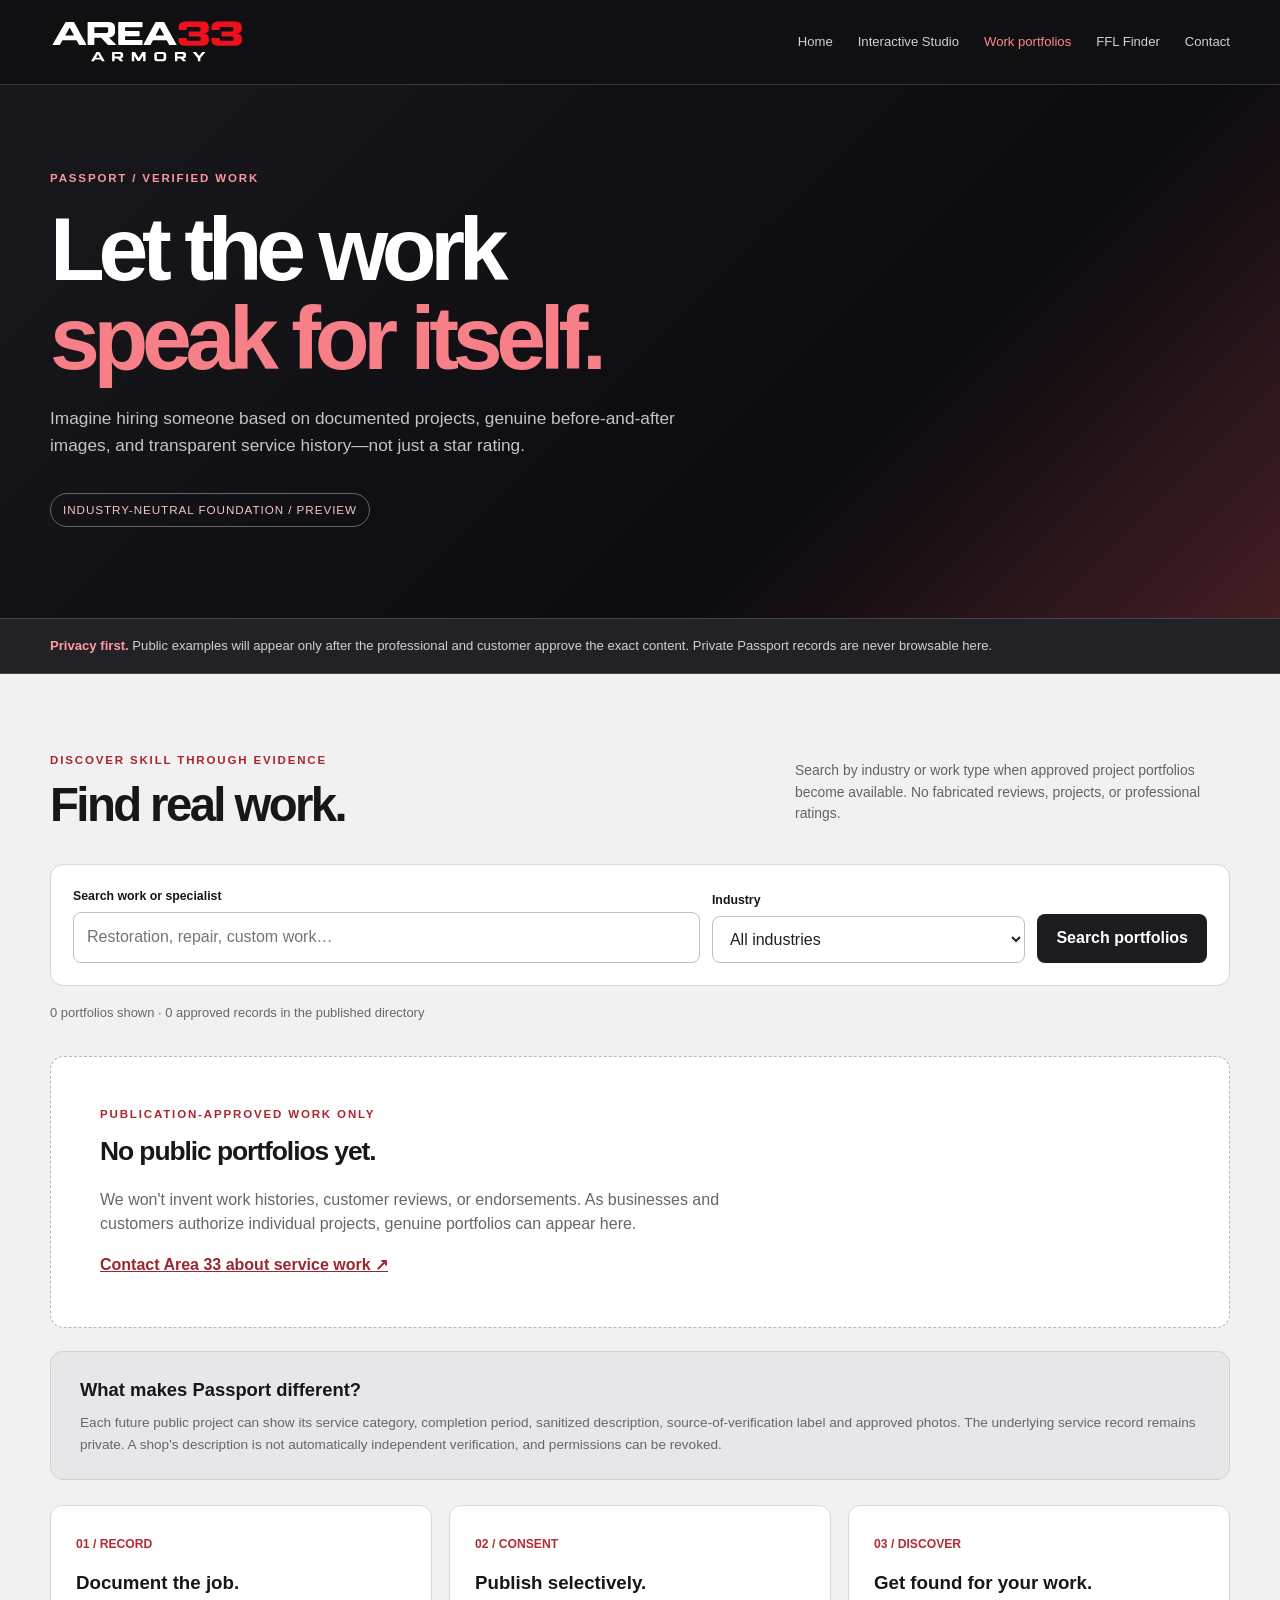
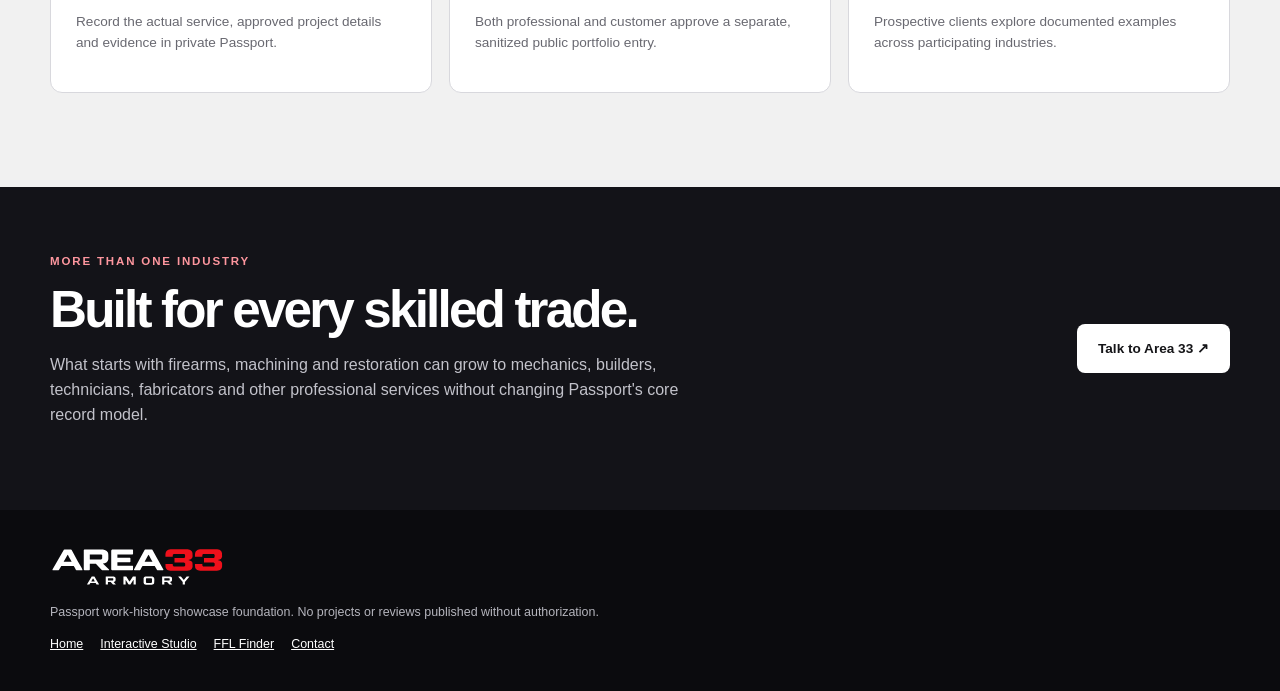
<file: portfolio.html>
<!doctype html><html lang="en"><head><meta charset="utf-8"><meta name="viewport" content="width=device-width,initial-scale=1"><meta name="theme-color" content="#111114">
<meta name="description" content="Discover the vision for verified, opt-in professional work portfolios across industries, powered by Randbeck Passport.">
<title>Verified Work Portfolios | Area 33 Armory</title><link rel="stylesheet" href="assets/public-discovery.css"><link rel="stylesheet" href="assets/portfolio-compare.css"><script src="assets/public-directories.js" defer></script><script src="assets/portfolio-compare.js" defer></script></head>
<body data-directory="portfolio">
<a class="skip" href="#main">Skip to content</a>
<header><div class="wrap nav"><a href="index.html"><img src="assets/area33-logo-dark.svg" alt="Area 33 Armory home" width="195" height="48"></a><nav aria-label="Main navigation"><a href="index.html">Home</a><a href="studio.html">Interactive Studio</a><a href="portfolio.html" aria-current="page">Work portfolios</a><a href="ffl-finder.html">FFL Finder</a><a href="contact.html">Contact</a></nav></div></header>
<main id="main"><section class="hero"><div class="wrap"><div class="eyebrow">PASSPORT / VERIFIED WORK</div><h1>Let the work<br><em>speak for itself.</em></h1><p>Imagine hiring someone based on documented projects, genuine before-and-after images, and transparent service history—not just a star rating.</p><span class="pill">INDUSTRY-NEUTRAL FOUNDATION / PREVIEW</span></div></section>
<div class="intro-band"><div class="wrap"><strong>Privacy first.</strong> Public examples will appear only after the professional and customer approve the exact content. Private Passport records are never browsable here.</div></div>
<section class="wrap main" aria-labelledby="browse-title"><div class="section-head"><div><div class="eyebrow dark">DISCOVER SKILL THROUGH EVIDENCE</div><h2 id="browse-title">Find real work.</h2></div><p>Search by industry or work type when approved project portfolios become available. No fabricated reviews, projects, or professional ratings.</p></div>
<form id="directory-form" class="search-area" role="search">
<div class="field"><label for="keyword">Search work or specialist</label><input type="search" id="keyword" name="keyword" autocomplete="off" placeholder="Restoration, repair, custom work…"></div>
<div class="field"><label for="filter">Industry</label><select id="filter"><option value="">All industries</option><option value="firearm-services">Firearm services</option><option value="automotive">Automotive</option><option value="construction">Construction & home services</option><option value="fabrication">Fabrication & machine work</option><option value="other">Other specialties</option></select></div>
<button type="submit">Search portfolios</button></form>
<p class="search-status" id="status" role="status" aria-live="polite">Checking approved public portfolios…</p>
<div class="cards" id="results" hidden></div>
<section class="case-study" id="case-study" hidden aria-labelledby="case-title">
  <div class="case-top"><div><span class="eyebrow dark">APPROVED BEFORE / AFTER</span><h2 id="case-title">Project transformation</h2><p id="case-source">Approved public work</p></div><button id="case-close" type="button">Close comparison ✕</button></div>
  <div class="case-photos"><img id="case-before" alt=""><img id="case-after" alt=""><div id="case-line" class="case-line"></div><span class="case-badge before">BEFORE</span><span class="case-badge after">AFTER</span></div>
  <div class="case-controls"><label for="case-range">Drag to compare approved photos</label><input type="range" min="0" max="100" value="50" id="case-range"><output id="case-pct" for="case-range">50%</output></div>
  <p id="case-status" role="status" aria-live="polite">Images require project-specific consent and publication approval. The comparison alone does not verify service quality or safety.</p>
</section><div class="empty" id="empty" hidden><div class="eyebrow dark">PUBLICATION-APPROVED WORK ONLY</div><h3 id="empty-title">No public portfolios yet.</h3><p id="empty-text">We won't invent work histories, customer reviews, or endorsements. As businesses and customers authorize individual projects, genuine portfolios can appear here.</p><a href="contact.html">Contact Area 33 about service work ↗</a></div>
<div class="fine-panel"><h3>What makes Passport different?</h3><p>Each future public project can show its service category, completion period, sanitized description, source-of-verification label and approved photos. The underlying service record remains private. A shop's description is not automatically independent verification, and permissions can be revoked.</p></div>
<div class="steps"><article class="step"><b>01 / RECORD</b><h3>Document the job.</h3><p>Record the actual service, approved project details and evidence in private Passport.</p></article><article class="step"><b>02 / CONSENT</b><h3>Publish selectively.</h3><p>Both professional and customer approve a separate, sanitized public portfolio entry.</p></article><article class="step"><b>03 / DISCOVER</b><h3>Get found for your work.</h3><p>Prospective clients explore documented examples across participating industries.</p></article></div></section>
<section class="cta"><div class="wrap"><div><div class="eyebrow">MORE THAN ONE INDUSTRY</div><h2>Built for every skilled trade.</h2><p>What starts with firearms, machining and restoration can grow to mechanics, builders, technicians, fabricators and other professional services without changing Passport's core record model.</p></div><a href="contact.html">Talk to Area 33 ↗</a></div></section></main>
<footer><div class="wrap"><a href="index.html"><img src="assets/area33-logo-dark.svg" alt="Area 33 Armory"></a><p>Passport work-history showcase foundation. No projects or reviews published without authorization.</p><nav><a href="index.html">Home</a><a href="studio.html">Interactive Studio</a><a href="ffl-finder.html">FFL Finder</a><a href="contact.html">Contact</a></nav></div></footer>
</body></html>
</file>
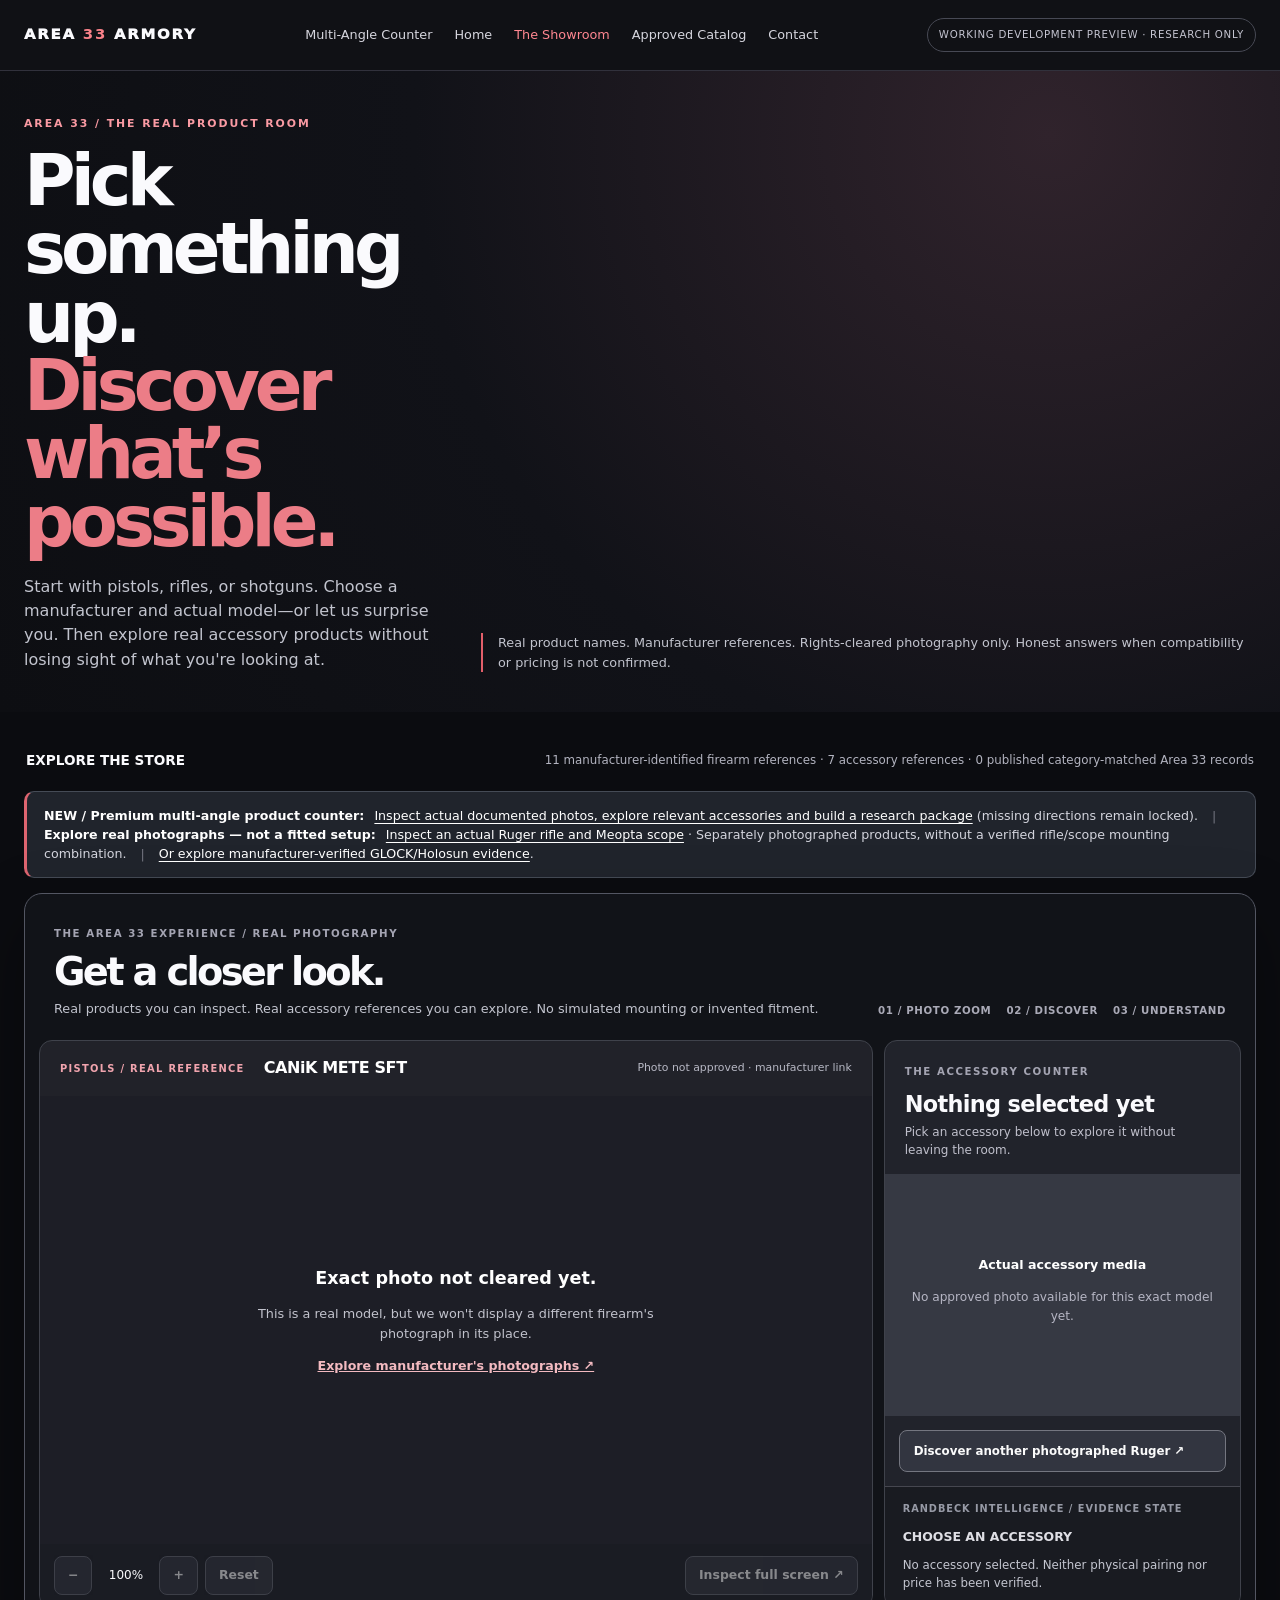
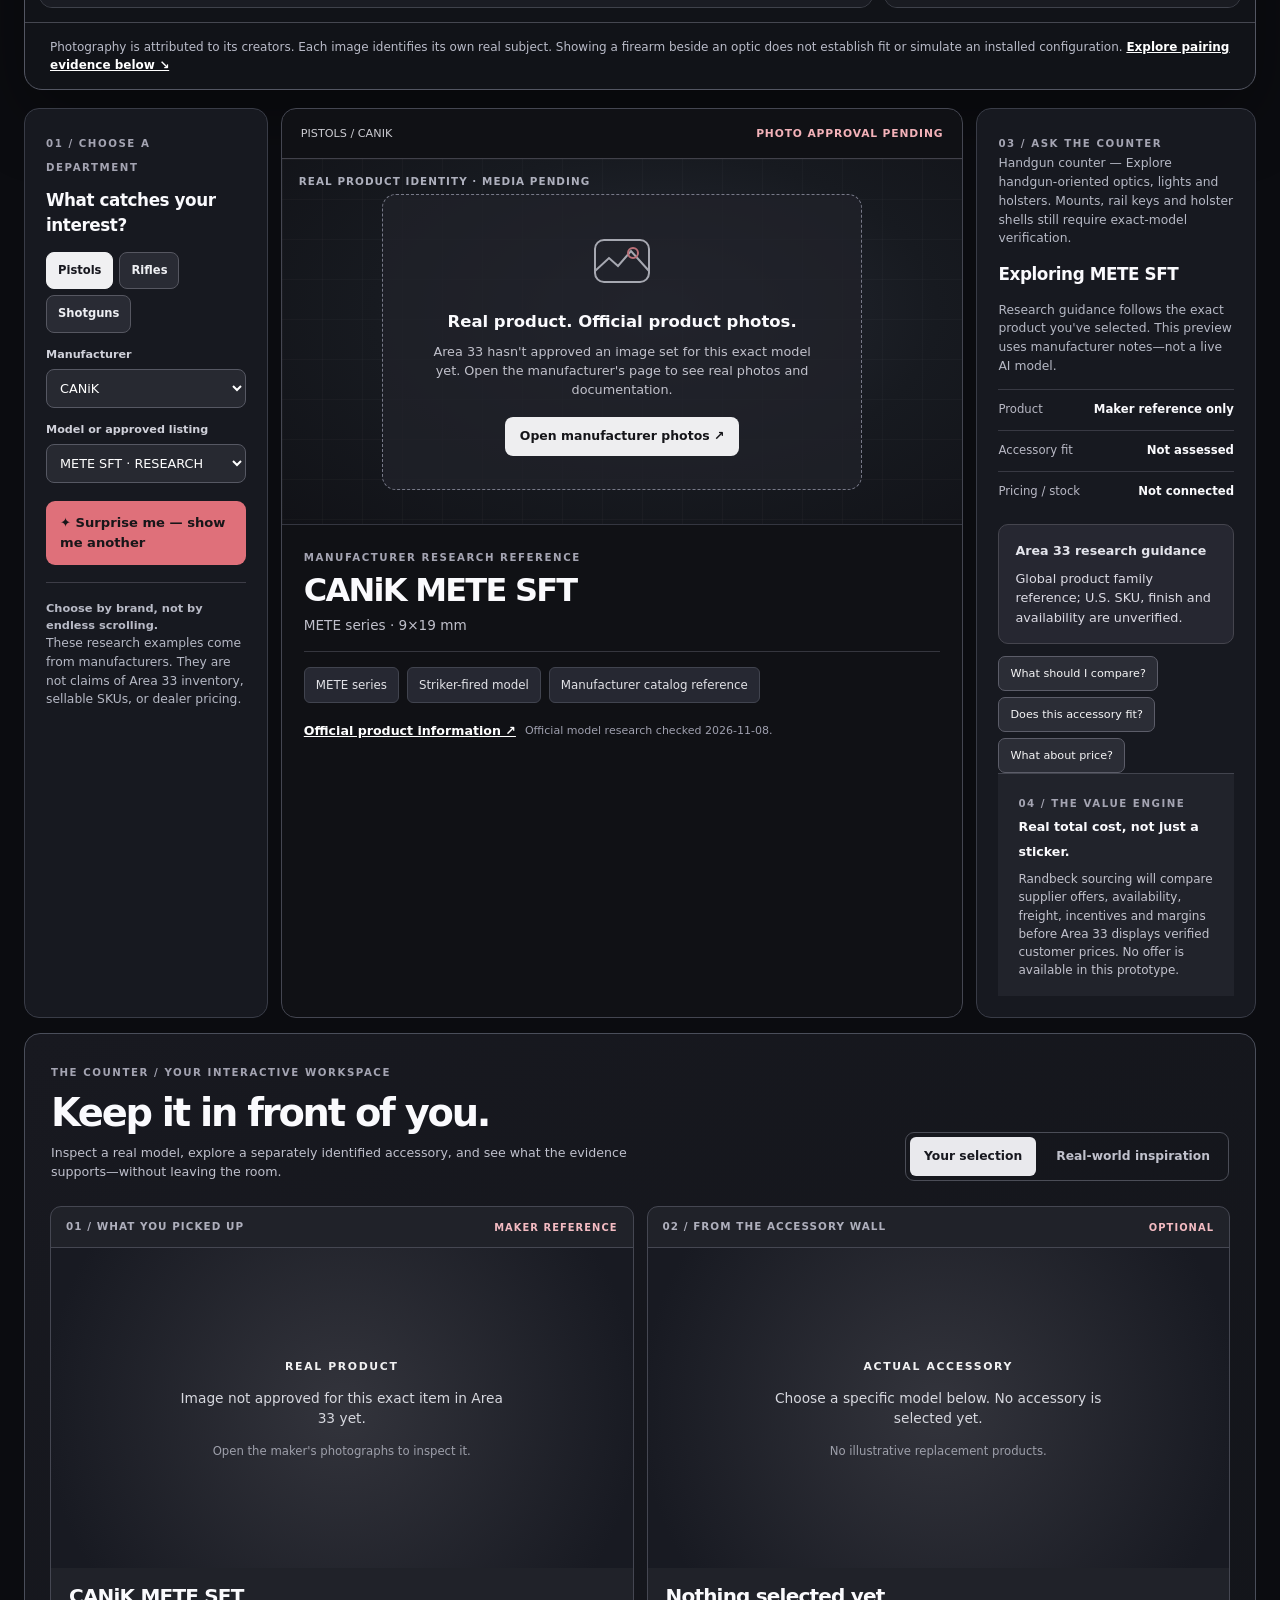
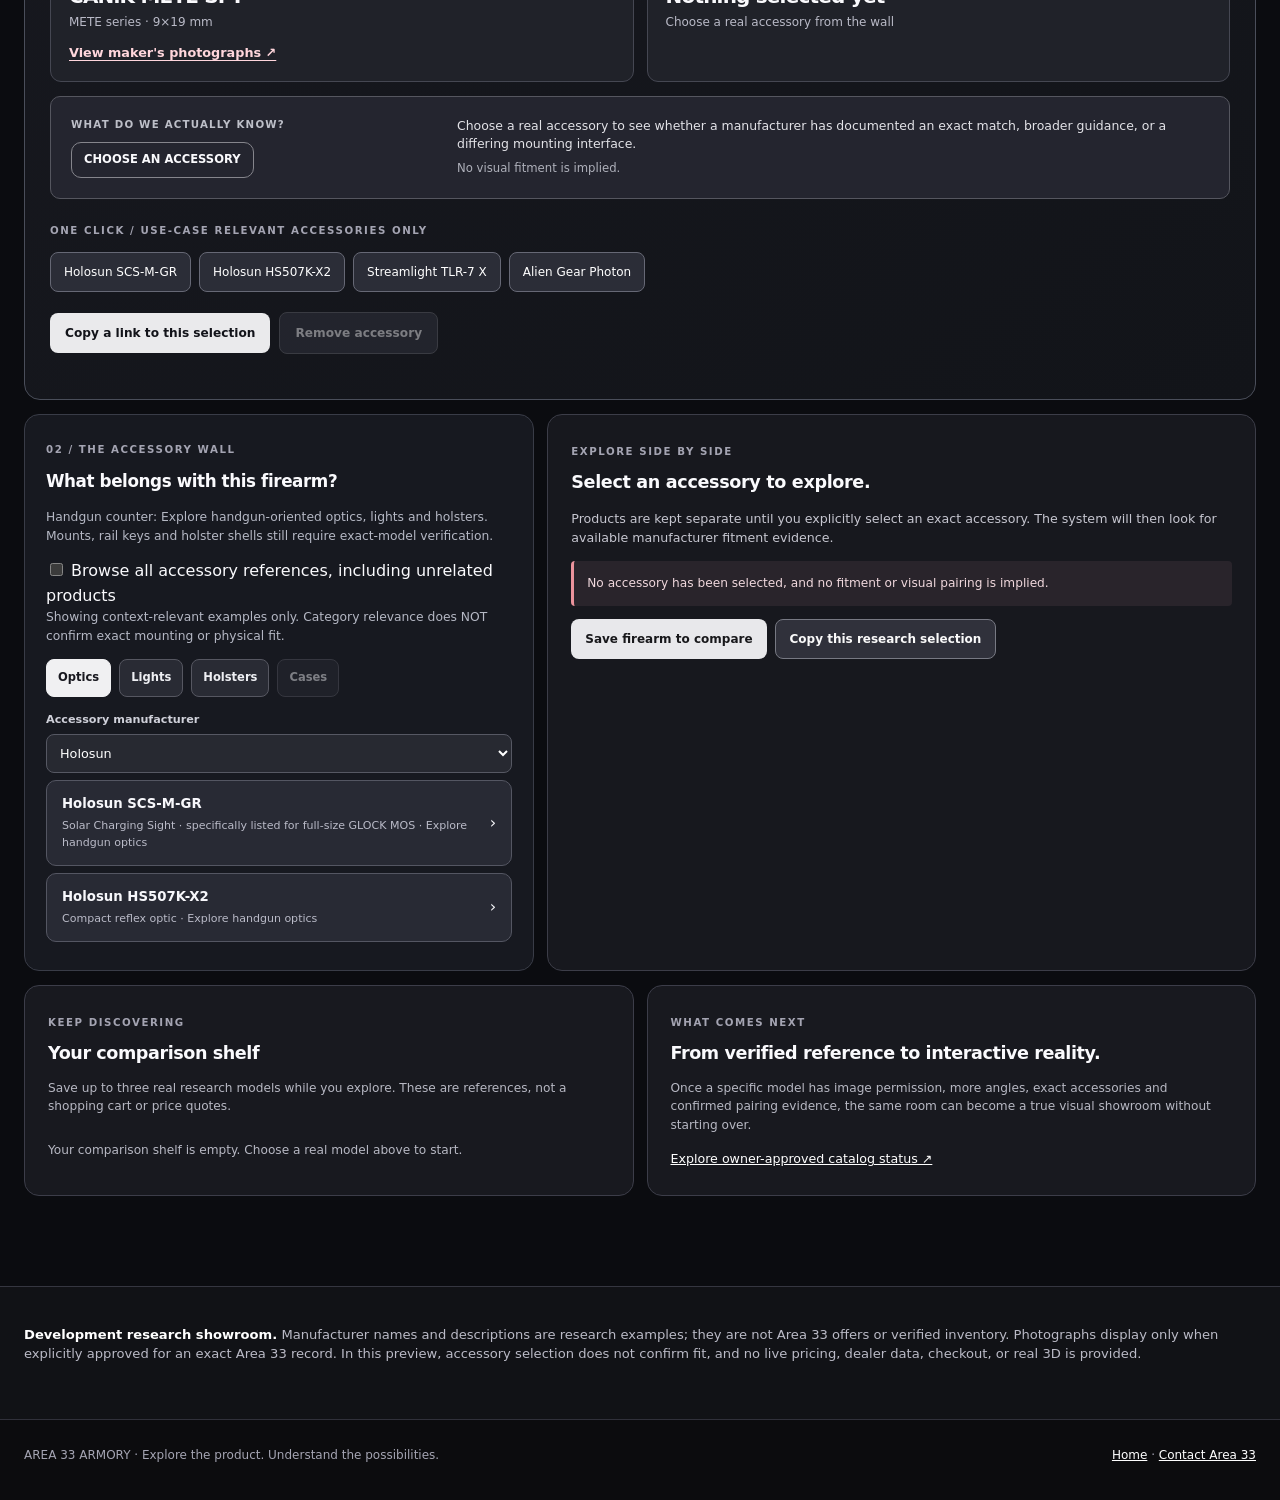
<file: product-room.html>
<!doctype html>
<html lang="en"><head><meta charset="utf-8"><meta name="viewport" content="width=device-width,initial-scale=1">
<meta name="theme-color" content="#0b0c10">
<meta name="description" content="Area 33 Armory real-product research showroom: choose actual models by category and manufacturer, explore real accessory references, and view approved media when available.">
<title>Real Product Room | Area 33 Armory</title>
<link rel="stylesheet" href="assets/catalog.css"><link rel="stylesheet" href="assets/product-room.css">
<script type="module" src="assets/product-room.js"></script>
</head><body>
<a href="#room-work" class="room-skip">Skip to the showroom</a>
<header class="room-header"><div class="room-wrap room-nav"><a class="room-logo" href="index.html">AREA <strong>33</strong> ARMORY</a>
<nav aria-label="Site navigation"><a href="six-view-counter.html">Multi-Angle Counter</a><a href="index.html">Home</a><a href="product-room.html" aria-current="page">The Showroom</a><a href="catalog.html">Approved Catalog</a><a href="contact.html">Contact</a></nav>
<span class="room-top-note">WORKING DEVELOPMENT PREVIEW · RESEARCH ONLY</span></div></header>
<main>
<section class="room-hero"><div class="room-wrap room-hero-grid"><div><span class="room-eyebrow">AREA 33 / THE REAL PRODUCT ROOM</span>
<h1>Pick something up.<br><em>Discover what’s possible.</em></h1>
<p>Start with pistols, rifles, or shotguns. Choose a manufacturer and actual model—or let us surprise you. Then explore real accessory products without losing sight of what you're looking at.</p></div><p class="room-hero-callout">Real product names. Manufacturer references. Rights-cleared photography only. Honest answers when compatibility or pricing is not confirmed.</p></div></section>
<section class="room-wrap room-work" id="room-work" aria-label="Product discovery workspace">
<div class="room-bar"><strong>EXPLORE THE STORE</strong><span id="research-coverage">Loading manufacturer research references…</span></div>
<div class="room-feature-tip"><strong>NEW / Premium multi-angle product counter:</strong> <a href="six-view-counter.html">Inspect actual documented photos, explore relevant accessories and build a research package</a> (missing directions remain locked). <span class="room-feature-divider">|</span> <strong>Explore real photographs — not a fitted setup:</strong> <a href="product-room.html?product=ruger-precision-308-gen1&amp;accessory=meopta-optika6-3-18x56-rd-sfp">Inspect an actual Ruger rifle and Meopta scope</a> · Separately photographed products, without a verified rifle/scope mounting combination. <span class="room-feature-divider">|</span> <a href="product-room.html?product=glock-g19-gen5-mos&amp;accessory=holosun-scs-m-gr">Or explore manufacturer-verified GLOCK/Holosun evidence</a>.</div>
<section class="photo-theater" id="photo-theater" aria-label="Immersive real product photography">
 <div class="photo-theater-head">
  <div><span class="room-section-tag">THE AREA 33 EXPERIENCE / REAL PHOTOGRAPHY</span><h2>Get a closer look.</h2><p>Real products you can inspect. Real accessory references you can explore. No simulated mounting or invented fitment.</p></div>
  <div class="photo-theater-head-meta"><span>01 / PHOTO ZOOM</span><span>02 / DISCOVER</span><span>03 / UNDERSTAND</span></div>
 </div>
 <div class="photo-theater-grid">
  <div class="photo-theater-primary">
   <div class="photo-theater-info"><span id="theater-department">RIFLE / REAL PRODUCT</span><strong id="theater-product-title">Ruger Precision Rifle</strong><small id="theater-photo-note">Original licensed image · one documented angle</small></div>
   <div class="photo-theater-stage" id="theater-stage" tabindex="0" aria-label="Real product photo. Zoom using the buttons, then drag to explore.">
    <img id="theater-main-image" alt="" referrerpolicy="no-referrer" draggable="false">
    <div id="theater-no-image" class="photo-theater-empty" hidden><strong>Exact photo not cleared yet.</strong><p>This is a real model, but we won't display a different firearm's photograph in its place.</p><a id="theater-maker-link" href="index.html" rel="noopener noreferrer" target="_blank">Explore manufacturer's photographs ↗</a></div>
    <div id="theater-image-error" class="photo-theater-empty" hidden><strong>Photograph unavailable.</strong><p>The original image could not load. You can open its source directly.</p><a id="theater-source-fallback" href="https://commons.wikimedia.org" rel="noopener noreferrer" target="_blank">Open original photograph ↗</a></div>
    <div class="photo-theater-stamp">THE ACTUAL PHOTOGRAPH / NOT AN ILLUSTRATION</div>
   </div>
   <div class="photo-theater-toolbar">
    <div class="photo-theater-zoom" role="group" aria-label="Real product photo zoom">
      <button type="button" id="theater-zoom-out" aria-label="Zoom out photograph">−</button><output id="theater-zoom-count">100%</output>
      <button type="button" id="theater-zoom-in" aria-label="Zoom in photograph">+</button>
      <button type="button" id="theater-zoom-reset">Reset</button>
    </div><div class="photo-theater-views"><button type="button" id="theater-fullscreen">Inspect full screen ↗</button></div>
   </div>
   <div class="photo-theater-attribution" id="theater-attribution" hidden>Photo: <strong id="theater-author"></strong> · <a id="theater-origin" href="https://commons.wikimedia.org" target="_blank" rel="noopener noreferrer">Source</a> · <a id="theater-license" href="https://creativecommons.org/licenses/by-sa/4.0/" target="_blank" rel="noopener noreferrer">License</a>. <span id="theater-modifications"></span></div>
  </div>
  <aside class="photo-theater-accessory" aria-label="Actual photographed accessory">
   <div class="photo-theater-accessory-head"><span class="room-section-tag">THE ACCESSORY COUNTER</span><strong id="theater-accessory-title">Choose an accessory</strong><p id="theater-accessory-description">Inspect a real optic, light or holster as a separate product.</p></div>
   <div class="photo-theater-accessory-image-wrap"><img id="theater-accessory-image" alt="" loading="lazy" referrerpolicy="no-referrer" hidden>
    <div id="theater-accessory-placeholder" class="photo-theater-mini-empty"><strong>Actual accessory media</strong><p>No approved photo available for this exact model yet.</p></div>
   </div>
   <div class="photo-theater-accessory-credit" id="theater-accessory-credit" hidden></div>
   <div class="photo-theater-accessory-actions">
    <button type="button" id="theater-try-meopta">Explore real Meopta Optika6 photo ↗</button>
    <button type="button" class="secondary" id="theater-switch-ruger">Discover another photographed Ruger ↗</button>
   </div>
   <div class="photo-theater-proof">
    <span>RANDBECK INTELLIGENCE / EVIDENCE STATE</span><strong id="theater-fit-status">UNVERIFIED</strong><p id="theater-fit-summary">No accessory selected. Manufacturer compatibility, physical inspection and price have not been verified.</p>
   </div>
  </aside>
 </div>
 <p class="photo-theater-footer">Photography is attributed to its creators. Each image identifies its own real subject. Showing a firearm beside an optic does not establish fit or simulate an installed configuration. <a href="#hands-on-bench">Explore pairing evidence below ↘</a></p>
</section>
<div class="room-main">
<aside class="room-panel" aria-label="Choose a firearm"><div class="room-inner">
<span class="room-section-tag">01 / CHOOSE A DEPARTMENT</span><h2>What catches your interest?</h2>
<div class="room-pills" role="group" aria-label="Firearm department">
<button type="button" class="room-pill" data-department="pistols" aria-pressed="true">Pistols</button>
<button type="button" class="room-pill" data-department="rifles" aria-pressed="false">Rifles</button>
<button type="button" class="room-pill" data-department="shotguns" aria-pressed="false">Shotguns</button>
</div>
<label class="room-label" for="brand">Manufacturer</label><select id="brand"><option value="">Loading…</option></select>
<label class="room-label" for="model">Model or approved listing</label><select id="model"><option value="">Loading…</option></select>
<button class="room-discover" id="surprise" type="button">✦ Surprise me — show me another</button>
<div class="room-note"><strong>Choose by brand, not by endless scrolling.</strong><p>These research examples come from manufacturers. They are not claims of Area 33 inventory, sellable SKUs, or dealer pricing.</p></div></div></aside>
<div class="room-primary">
<div class="room-stage-head"><span id="stage-breadcrumb">PISTOLS / MANUFACTURER RESEARCH</span><strong id="stage-approval">PHOTO APPROVAL PENDING</strong></div>
<div class="room-stage" aria-label="Product media and official manufacturer research">
<div class="room-stage-tag" id="media-tag">ACTUAL PRODUCT IDENTITY · MEDIA PENDING</div>
<div id="approved-gallery-slot" class="room-gallery" hidden></div>
<div id="licensed-photo-stage" class="room-licensed-photo" hidden aria-label="Creative Commons licensed real-product photo viewer">
  <div class="room-photo-viewport" id="licensed-photo-viewport" tabindex="0" role="group" aria-label="Real product photo. Use plus and minus to zoom this single photograph. Drag to pan when zoomed. This is not 3D rotation. Arrow keys pan when zoomed.">
    <img id="licensed-photo-image" alt="" referrerpolicy="no-referrer" loading="eager" draggable="false">
    <p id="licensed-photo-error" hidden role="status">This photograph could not load. Open the original photo at Wikimedia Commons.</p>
  </div>
  <div class="room-photo-tools">
    <span>ACTUAL PHOTO / ONE VIEW</span>
    <div role="group" aria-label="Photograph zoom controls">
      <button type="button" id="licensed-zoom-out" aria-label="Zoom out photo">−</button>
      <output id="licensed-zoom-level">100%</output>
      <button type="button" id="licensed-zoom-in" aria-label="Zoom in photo">+</button>
      <button type="button" id="licensed-zoom-reset">Reset view</button>
    </div>
  </div>
  <p class="room-photo-credit">Photograph by <span id="licensed-author">Coati077</span> · 
    <a href="https://commons.wikimedia.org/wiki/File:Ruger_Precision_Rifle_308_Gen_1.jpg" target="_blank" rel="noopener noreferrer" id="licensed-source">Original photograph</a> · 
    <a href="https://creativecommons.org/licenses/by-sa/4.0/" target="_blank" rel="noopener noreferrer" id="licensed-license">CC BY-SA 4.0</a>.
    <span id="licensed-modifications">Photograph unmodified; viewer zoom/pan only.</span>
  </p>
</div>
<div id="media-unavailable" class="room-photo-empty">
<svg width="66" height="66" viewBox="0 0 66 66" fill="none" aria-hidden="true"><rect x="6" y="12" width="54" height="42" rx="9" stroke="#c8cad3" stroke-width="2"/><path d="M6 43l14-13 9 8 13-15 18 20" stroke="#c8cad3" stroke-width="2"/><circle cx="44" cy="25" r="5" stroke="#e2848c" stroke-width="2"/></svg>
<strong>Real model. Official product photos.</strong>
<p>Area 33 hasn't approved an image set for this exact model yet. See the manufacturer's real photographs and details while we build the rights-cleared in-room viewer.</p>
<a id="manufacturer-photos" href="https://area33armory.com" target="_blank" rel="noopener noreferrer">Open manufacturer photos ↗</a>
</div>
</div>
<div class="room-product-identity"><span class="room-section-tag" id="source-type">MANUFACTURER RESEARCH REFERENCE</span>
<h2 id="product-name">Choose a model</h2><p id="product-subtitle">Select a department and manufacturer to begin.</p>
<div id="product-facts" class="room-facts" aria-label="Manufacturer-sourced product highlights"></div>
<div class="room-source"><a id="official-link" target="_blank" rel="noopener noreferrer" href="https://area33armory.com">Official product information ↗</a><small id="reference-note">Checking sources</small></div>
</div>
</div>
<aside class="room-panel room-right" aria-label="Contextual product intelligence and sourcing"><div class="room-inner"><div>
<span class="room-section-tag">03 / ASK THE COUNTER</span><p id="intel-context" class="room-small-status" aria-live="polite">Choose a firearm to see relevant accessory guidance.</p><h2 id="intel-title">Let's figure it out together.</h2>
<p>Research guidance follows the exact product you've selected. This preview uses manufacturer notes—not a live AI model.</p>
<div class="room-status-row"><span>Product</span><strong id="identity-status">Manufacturer reference</strong></div>
<div class="room-status-row"><span>Accessory fit</span><strong id="fit-status">Not verified</strong></div>
<div class="room-suggestion" id="smart-suggestion-area" hidden><strong>AN INTERESTING MATCH TO EXPLORE</strong><button type="button" id="smart-suggestion">Explore manufacturer-listed accessory ↗</button><p id="smart-suggestion-caption"></p></div>
<div class="room-status-row"><span>Pricing / stock</span><strong>Not connected</strong></div>
<div class="room-intel"><strong>Area 33 research guidance</strong><p id="intel-answer" role="status" aria-live="polite">Choose a product to explore.</p></div>
<div class="room-question-row" aria-label="Ask an example research question">
<button type="button" data-question="differences">What should I compare?</button>
<button type="button" data-question="fit">Does this accessory fit?</button>
<button type="button" data-question="value">What about price?</button></div>
</div><div class="room-value"><span class="room-section-tag">04 / THE VALUE ENGINE</span><br><strong>Real total cost, not just a sticker.</strong><p>Randbeck sourcing will compare supplier offers, availability, freight, incentives and margins before Area 33 displays verified customer prices. No offer is available in this prototype.</p></div>
</div></aside>
</div>
<section class="room-bench" id="hands-on-bench" aria-labelledby="bench-heading">
 <div class="room-bench-heading"><div><span class="room-section-tag">THE COUNTER / YOUR INTERACTIVE WORKSPACE</span>
  <h2 id="bench-heading">Keep it in front of you.</h2>
  <p>Inspect a real model, explore a separately identified accessory, and see what the evidence supports—without leaving the room.</p>
 </div><div class="room-bench-tabs" role="tablist" aria-label="Showroom workspace view">
  <button type="button" id="bench-tab-selection" role="tab" aria-selected="true" aria-controls="bench-pair-pane">Your selection</button>
  <button type="button" id="bench-tab-inspiration" role="tab" aria-selected="false" aria-controls="bench-inspiration-pane" tabindex="-1">Real-world inspiration</button>
 </div></div>
 <div role="tabpanel" id="bench-pair-pane" aria-labelledby="bench-tab-selection" tabindex="0">
 <div class="room-bench-items">
  <article class="room-bench-item" aria-label="Selected firearm research">
   <div class="room-bench-item-head"><span>01 / WHAT YOU PICKED UP</span><strong id="bench-firearm-tag">FIREARM</strong></div>
   <div class="room-bench-media"><img id="bench-firearm-image" hidden alt="" loading="lazy" referrerpolicy="no-referrer"><div id="bench-firearm-no-image" class="room-bench-media-empty"><strong>REAL PRODUCT</strong><p>Image not approved for this exact item in Area 33 yet.</p><span>Open the maker's photographs to inspect it.</span></div></div>
   <div class="room-bench-item-body"><h3 id="bench-firearm-name">Choose a firearm</h3><p id="bench-firearm-subtitle">Actual manufacturer reference</p><a id="bench-firearm-link" href="index.html" target="_blank" rel="noopener noreferrer" hidden>View maker's photographs ↗</a><p id="bench-firearm-photo-credit" class="room-bench-photo-credit" hidden></p></div>
  </article>
  <article class="room-bench-item" aria-label="Selected accessory research">
   <div class="room-bench-item-head"><span>02 / FROM THE ACCESSORY WALL</span><strong id="bench-accessory-tag">OPTIONAL</strong></div>
   <div class="room-bench-media"><img id="bench-accessory-image" hidden alt="" loading="lazy" referrerpolicy="no-referrer"><div id="bench-accessory-no-image" class="room-bench-media-empty"><strong>ACTUAL ACCESSORY</strong><p id="bench-accessory-empty-caption">Choose a specific model below. No accessory is selected yet.</p><span>No illustrative replacement products.</span></div></div>
   <div class="room-bench-item-body"><h3 id="bench-accessory-name">Nothing selected yet</h3><p id="bench-accessory-subtitle">Tap a real product in the accessory wall</p><a id="bench-accessory-link" href="index.html" target="_blank" rel="noopener noreferrer" hidden>View maker's photographs ↗</a></div>
  </article>
 </div>
 <div class="room-bench-proof"><div class="room-bench-proof-top"><span>WHAT DO WE ACTUALLY KNOW?</span><strong id="bench-proof-badge">CHOOSE AN ACCESSORY</strong></div><p id="bench-proof-summary">Select an accessory to view documented manufacturer fitment evidence.</p><p id="bench-proof-caution"></p></div>
 <div class="room-bench-swaps"><span class="room-section-tag">ONE CLICK / USE-CASE RELEVANT ACCESSORIES ONLY</span><div class="room-bench-swap-actions">
 <button type="button" data-bench-try="holosun-scs-m-gr">Holosun SCS-M-GR</button>
 <button type="button" data-bench-try="holosun-hs507k-x2">Holosun HS507K-X2</button>
 <button type="button" data-bench-try="streamlight-tlr7-x">Streamlight TLR-7 X</button>
 <button type="button" data-bench-try="aliengear-photon">Alien Gear Photon</button>
 </div></div>
 <div class="room-bench-share"><button type="button" id="bench-link-copy">Copy a link to this selection</button><button type="button" id="bench-clear-accessory" class="room-bench-secondary">Remove accessory</button><output id="bench-copy-status" aria-live="polite"></output></div>
 </div>
 <div role="tabpanel" id="bench-inspiration-pane" aria-labelledby="bench-tab-inspiration" tabindex="0" hidden>
  <div class="room-inspiration"><div class="room-inspiration-photo"><img id="bench-inspiration-photo" loading="lazy" alt="" referrerpolicy="no-referrer"><p id="bench-inspiration-error" hidden>Licensed photo unavailable. Use the source link below to view it directly.</p></div>
   <div class="room-inspiration-text"><span class="room-section-tag">PHOTOGRAPHED IN THE REAL WORLD</span><h3>See what a finished configuration can look like.</h3><p id="bench-inspiration-caption"></p>
    <p>This is an editorial photograph of <strong>a different firearm</strong>. It does not show your selection, prove fitment, or authorize an accessory overlay.</p>
    <a href="https://commons.wikimedia.org/" id="bench-inspiration-source" target="_blank" rel="noopener noreferrer">Open original photograph ↗</a>
    <p class="room-inspiration-credit">Photo: <strong id="bench-inspiration-creator"></strong> · <a href="https://creativecommons.org/licenses/by/2.0/" id="bench-inspiration-license" target="_blank" rel="noopener noreferrer">CC BY 2.0</a> · <span id="bench-inspiration-modifications">Unmodified</span></p>
   </div>
  </div>
 </div>
</section>
<div class="room-accessory">
<section class="room-panel" aria-label="Browse actual accessory product references"><div class="room-accessory-inner">
<span class="room-section-tag">02 / THE ACCESSORY WALL</span><h2>What belongs with this firearm?</h2><p id="accessory-context" aria-live="polite">Choose a firearm to explore intended-use accessory categories.</p><label class="room-show-all"><input id="accessory-show-all" type="checkbox"> Browse all accessory references, including unrelated products</label><p id="accessory-mode" class="room-small-status">Suggested examples do not establish exact fit.</p>
<div class="room-pills room-accessory-categories" role="group" aria-label="Accessory department">
<button class="room-pill" type="button" data-accessory-category="optics" aria-pressed="true">Optics</button>
<button class="room-pill" type="button" data-accessory-category="lights" aria-pressed="false">Lights</button>
<button class="room-pill" type="button" data-accessory-category="holsters" aria-pressed="false">Holsters</button>
<button class="room-pill" type="button" data-accessory-category="cases" aria-pressed="false">Cases</button></div>
<label class="room-label" for="accessory-brand">Accessory manufacturer</label>
<select id="accessory-brand"><option value="">Choose a maker</option></select>
<div id="accessory-items" aria-label="Select an accessory model" role="group"></div>
</div></section>
<aside class="room-match" aria-label="Current product and accessory research pairing">
<span class="room-section-tag">EXPLORE SIDE BY SIDE</span>
<h2 id="pairing-title">Pick an accessory to explore.</h2>
<p id="pairing-copy">You can inspect the firearm and accessory as separate verified identities. A visual try-on is available only when the exact pairing and media are approved.</p>
<a id="accessory-official-link" href="https://area33armory.com" target="_blank" rel="noopener noreferrer" hidden>View accessory on manufacturer site ↗</a>
<div class="room-pairing-evidence" id="pairing-evidence" hidden>
  <div class="room-evidence-head"><span class="room-pair-status" id="pairing-status">Awaiting selection</span><small id="pairing-reviewed">Research status</small></div>
  <p class="room-evidence-summary" id="pairing-summary"></p>
  <div class="room-evidence-why"><strong>Why this result?</strong><p id="pairing-why"></p></div>
  <strong class="room-evidence-label">Manufacturer references</strong>
  <ul id="pairing-sources" class="room-evidence-links"></ul>
  <div class="room-visual-limit"><strong>Actual-product try-on</strong><p>No composed product image is shown yet. The exact pairing may have a manufacturer fitment statement, but a true photo/3D try-on requires separately approved media and visual alignment.</p></div>
</div>
<div class="room-match-note" id="pairing-warning">No physical compatibility, installation, or safe-use claim is made by a visual selection.</div>
<div class="room-actions"><button type="button" id="compare-add">Save firearm to compare</button><button class="secondary" type="button" id="share-selection">Copy this research selection</button></div>
<p class="room-small-status" id="sharing-status" role="status" aria-live="polite"></p>
</aside></div>
<div class="room-lower">
<section class="room-compare"><span class="room-section-tag">KEEP DISCOVERING</span><h2>Your comparison shelf</h2><p>Save up to three real research models while you explore. These are references, not a shopping cart or price quotes.</p><div class="room-list" id="compare-list"></div></section>
<section class="room-compare"><span class="room-section-tag">WHAT COMES NEXT</span><h2>From verified reference to interactive reality.</h2><p>Once a specific model has image permission, more angles, exact accessories and confirmed pairing evidence, the same room can become a true visual showroom without starting over.</p><a href="catalog.html">Explore owner-approved catalog status ↗</a></section>
</div></section>
<section class="room-disclaimer"><div class="room-wrap"><strong>Development research showroom.</strong> Manufacturer names and descriptions are research examples; they are not Area 33 offers or verified inventory. Photographs display only when explicitly approved for an exact Area 33 record. In this preview, accessory selection does not confirm fit, and no live pricing, dealer data, checkout, or real 3D is provided.</div></section>
</main><footer class="room-footer"><div class="room-wrap"><span>AREA 33 ARMORY · Explore the product. Understand the possibilities.</span><span><a href="index.html">Home</a> · <a href="contact.html">Contact Area 33</a></span></div></footer>
</body></html>
</file>
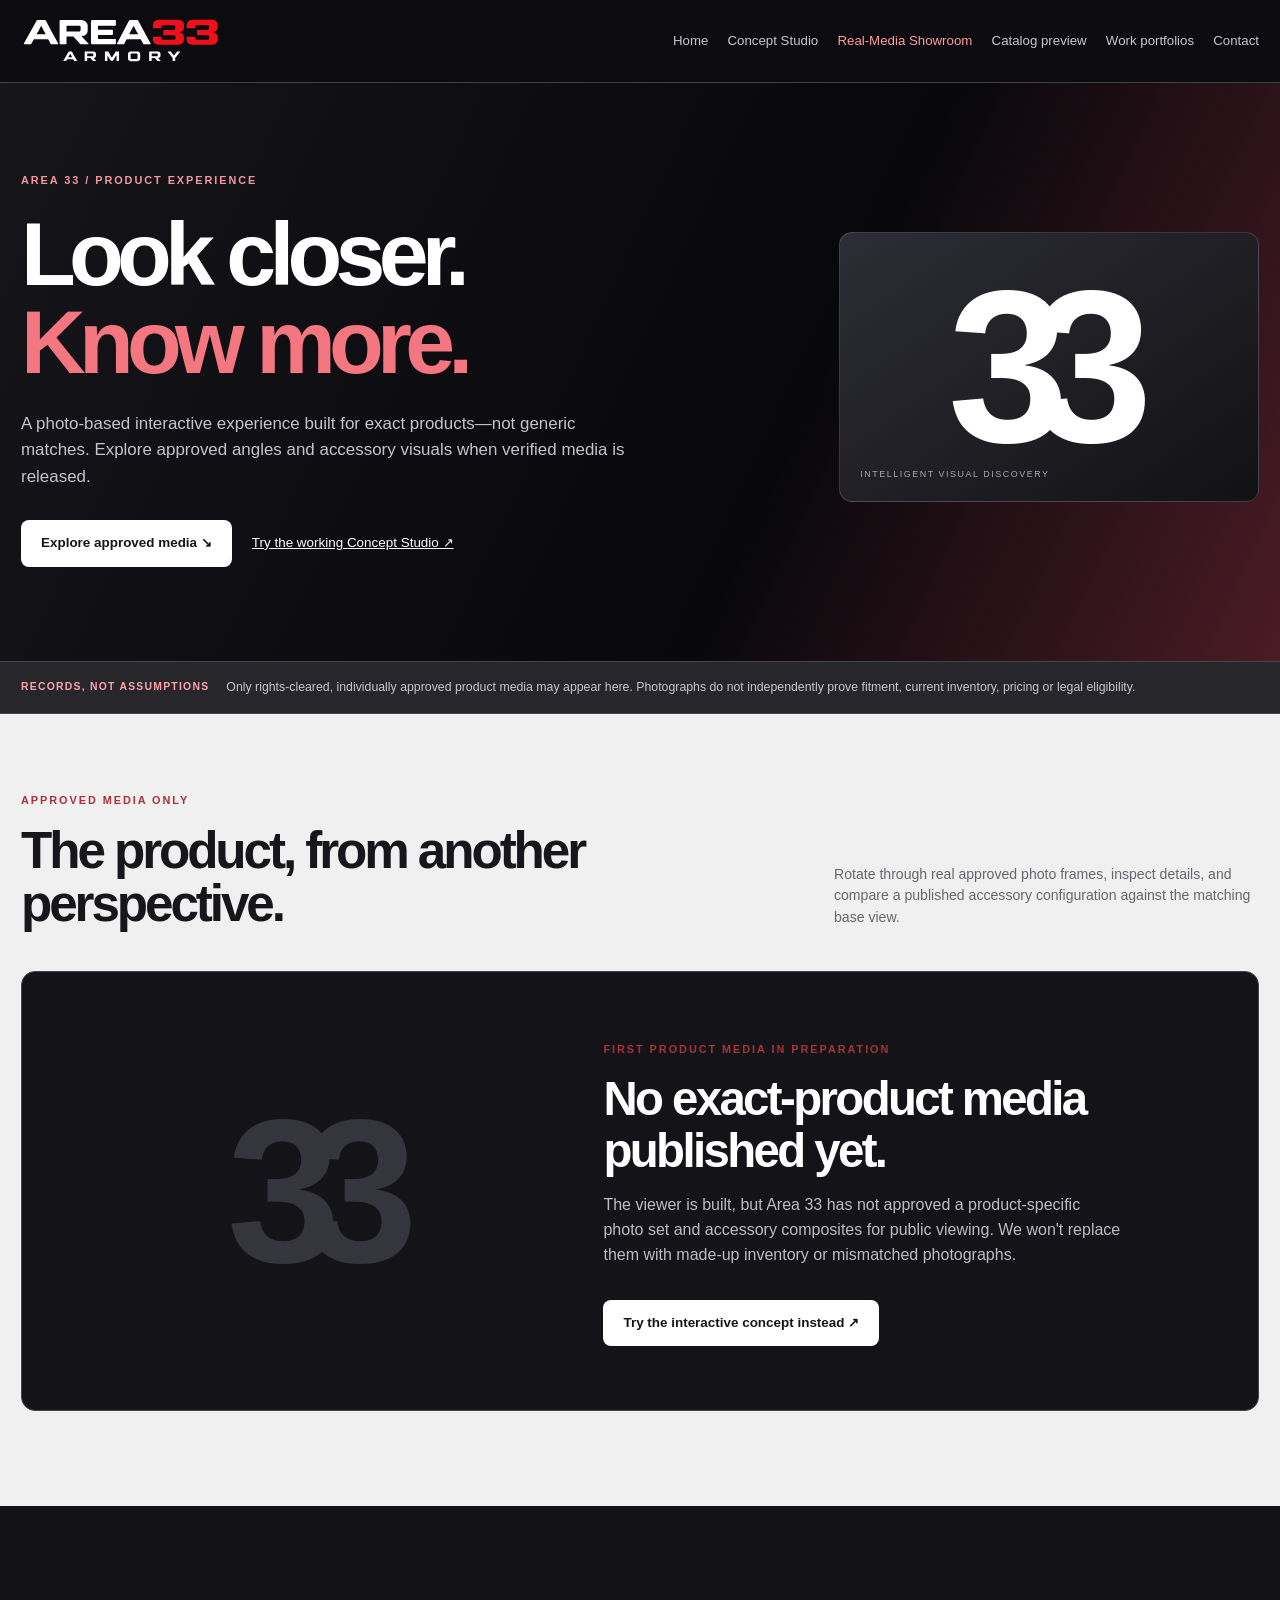
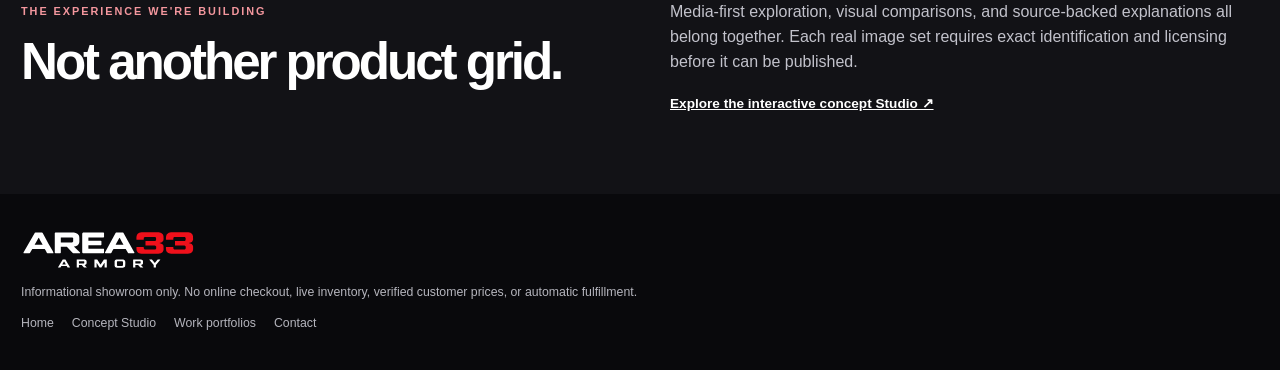
<file: showroom.html>
<!doctype html>
<html lang="en"><head><meta charset="utf-8"><meta name="viewport" content="width=device-width,initial-scale=1"><meta name="theme-color" content="#0c0c10">
<meta name="description" content="Area 33 approved-media showroom: interactive exact-product photo views and individually verified accessory configurations when published.">
<title>Real-Media Showroom | Area 33 Armory</title><link rel="stylesheet" href="assets/showroom.css"><script type="module" src="assets/showroom.js"></script></head>
<body><a class="skip" href="#showroom">Skip to showroom</a>
<header class="top"><div class="wrap nav"><a href="index.html"><img src="assets/area33-logo-dark.svg" width="200" height="48" alt="Area 33 Armory home"></a><nav aria-label="Main navigation"><a href="index.html">Home</a><a href="studio.html">Concept Studio</a><a aria-current="page" href="showroom.html">Real-Media Showroom</a><a href="catalog.html">Catalog preview</a><a href="portfolio.html">Work portfolios</a><a href="contact.html">Contact</a></nav></div></header>
<main id="showroom"><section class="intro"><div class="wrap intro-row"><div><span class="eyebrow">AREA 33 / PRODUCT EXPERIENCE</span><h1>Look closer.<br><em>Know more.</em></h1><p>A photo-based interactive experience built for exact products—not generic matches. Explore approved angles and accessory visuals when verified media is released.</p><div class="intro-actions"><a class="primary" href="#workspace">Explore approved media ↘</a><a href="studio.html">Try the working Concept Studio ↗</a></div></div><div class="hero-art" aria-hidden="true"><span>33</span><small>INTELLIGENT VISUAL DISCOVERY</small></div></div></section>
<div class="disclosure"><div class="wrap"><strong>RECORDS, NOT ASSUMPTIONS</strong><span>Only rights-cleared, individually approved product media may appear here. Photographs do not independently prove fitment, current inventory, pricing or legal eligibility.</span></div></div>
<section id="workspace" class="wrap workspace"><div class="section-head"><div><span class="eyebrow dark">APPROVED MEDIA ONLY</span><h2>The product, from another perspective.</h2></div><p>Rotate through real approved photo frames, inspect details, and compare a published accessory configuration against the matching base view.</p></div>
<div class="empty" id="empty" role="status"><div class="empty-icon" aria-hidden="true">33</div><div><span class="eyebrow dark">FIRST PRODUCT MEDIA IN PREPARATION</span><h3 id="empty-heading">No exact-product media published yet.</h3><p id="empty-copy">The viewer is built, but Area 33 has not approved a product-specific photo set and accessory composites for public viewing. We won't replace them with made-up inventory or mismatched photographs.</p><a href="studio.html" class="primary-dark">Try the interactive concept instead ↗</a></div></div>
<div id="app" class="studio" hidden>
 <div class="media-shell">
 <div class="media-visual">
  <div class="media-top"><div><span class="eyebrow">AREA 33 / EXACT-MODEL MEDIA</span><strong id="product-heading">Approved product</strong></div><span class="state-label">APPROVED REFERENCE</span></div>
  <div id="viewer" class="viewer" tabindex="0" role="group" aria-label="Approved product image viewer. Use left and right arrow keys to rotate.">
   <div class="image-pair"><img id="base-image" alt="" draggable="false"><img id="selected-image" alt="" draggable="false" hidden><div class="split" id="split" hidden></div></div>
   <span class="corner top-left">A33 / REAL-MEDIA STUDIO</span><span class="corner bottom-right" id="frame-name">FRAME 1</span>
  </div>
  <div class="toolbar" role="group" aria-label="Image controls">
   <button type="button" id="prev" aria-label="Previous approved angle">← Previous</button>
   <label class="scrub-label" for="angle">Angle <output id="angle-label" for="angle">1 / 1</output></label>
   <input type="range" id="angle" min="0" max="0" value="0" aria-label="Approved image angle">
   <button type="button" id="next" aria-label="Next approved angle">Next →</button>
  </div>
  <div class="toolbar secondary" role="group" aria-label="Zoom controls"><button id="zoom-out" type="button">− Zoom out</button><output id="zoom-label">100%</output><button id="zoom-in" type="button">+ Zoom in</button><button id="zoom-reset" type="button">Reset zoom</button></div>
  <p id="viewer-error" class="viewer-error" role="status" aria-live="polite" hidden>Approved media is unavailable for this view.</p>
 </div>
 <aside class="panel"><div><span class="eyebrow dark">YOUR VIEW</span><h3>Explore the evidence.</h3><p id="product-description" class="quiet">Approved product description</p></div>
 <div class="field"><label for="product">Exact product</label><select id="product"></select></div>
 <div class="field"><label for="configuration">Accessory appearance</label><select id="configuration"><option value="base">As photographed</option></select><p class="fine">Only exact-product configurations with approved imagery and documented pairing evidence are selectable.</p></div>
 <div class="compare-controls"><label class="check"><input type="checkbox" id="compare"> Compare with base image</label><label for="split-control">Before / after split</label><input type="range" min="0" max="100" value="50" id="split-control" disabled><output id="split-label">50%</output></div>
 <div class="evidence"><span>PRODUCT IDENTITY</span><strong id="identity-status">Awaiting selection</strong><span>IMAGE RIGHTS</span><strong id="rights-status">Awaiting selection</strong><span>ACCESSORY PAIRING</span><strong id="pairing-status">No accessory selected</strong><span>RECORD CHECKED</span><strong id="checked-status">—</strong></div>
 <a class="contact-link" href="contact.html">Ask Area 33 about this research ↗</a><p class="fine">Recorded media evidence is not a live stock check or a safety assessment.</p></aside>
</div><p class="caption" id="caption" role="status" aria-live="polite"></p></div>
</section><section class="next"><div class="wrap next-grid"><div><span class="eyebrow">THE EXPERIENCE WE'RE BUILDING</span><h2>Not another product grid.</h2></div><div><p>Media-first exploration, visual comparisons, and source-backed explanations all belong together. Each real image set requires exact identification and licensing before it can be published.</p><a href="studio.html">Explore the interactive concept Studio ↗</a></div></div></section></main>
<footer><div class="wrap"><a href="index.html"><img src="assets/area33-logo-dark.svg" alt="Area 33 Armory" width="175" height="42"></a><p>Informational showroom only. No online checkout, live inventory, verified customer prices, or automatic fulfillment.</p><nav><a href="index.html">Home</a><a href="studio.html">Concept Studio</a><a href="portfolio.html">Work portfolios</a><a href="contact.html">Contact</a></nav></div></footer></body></html>
</file>
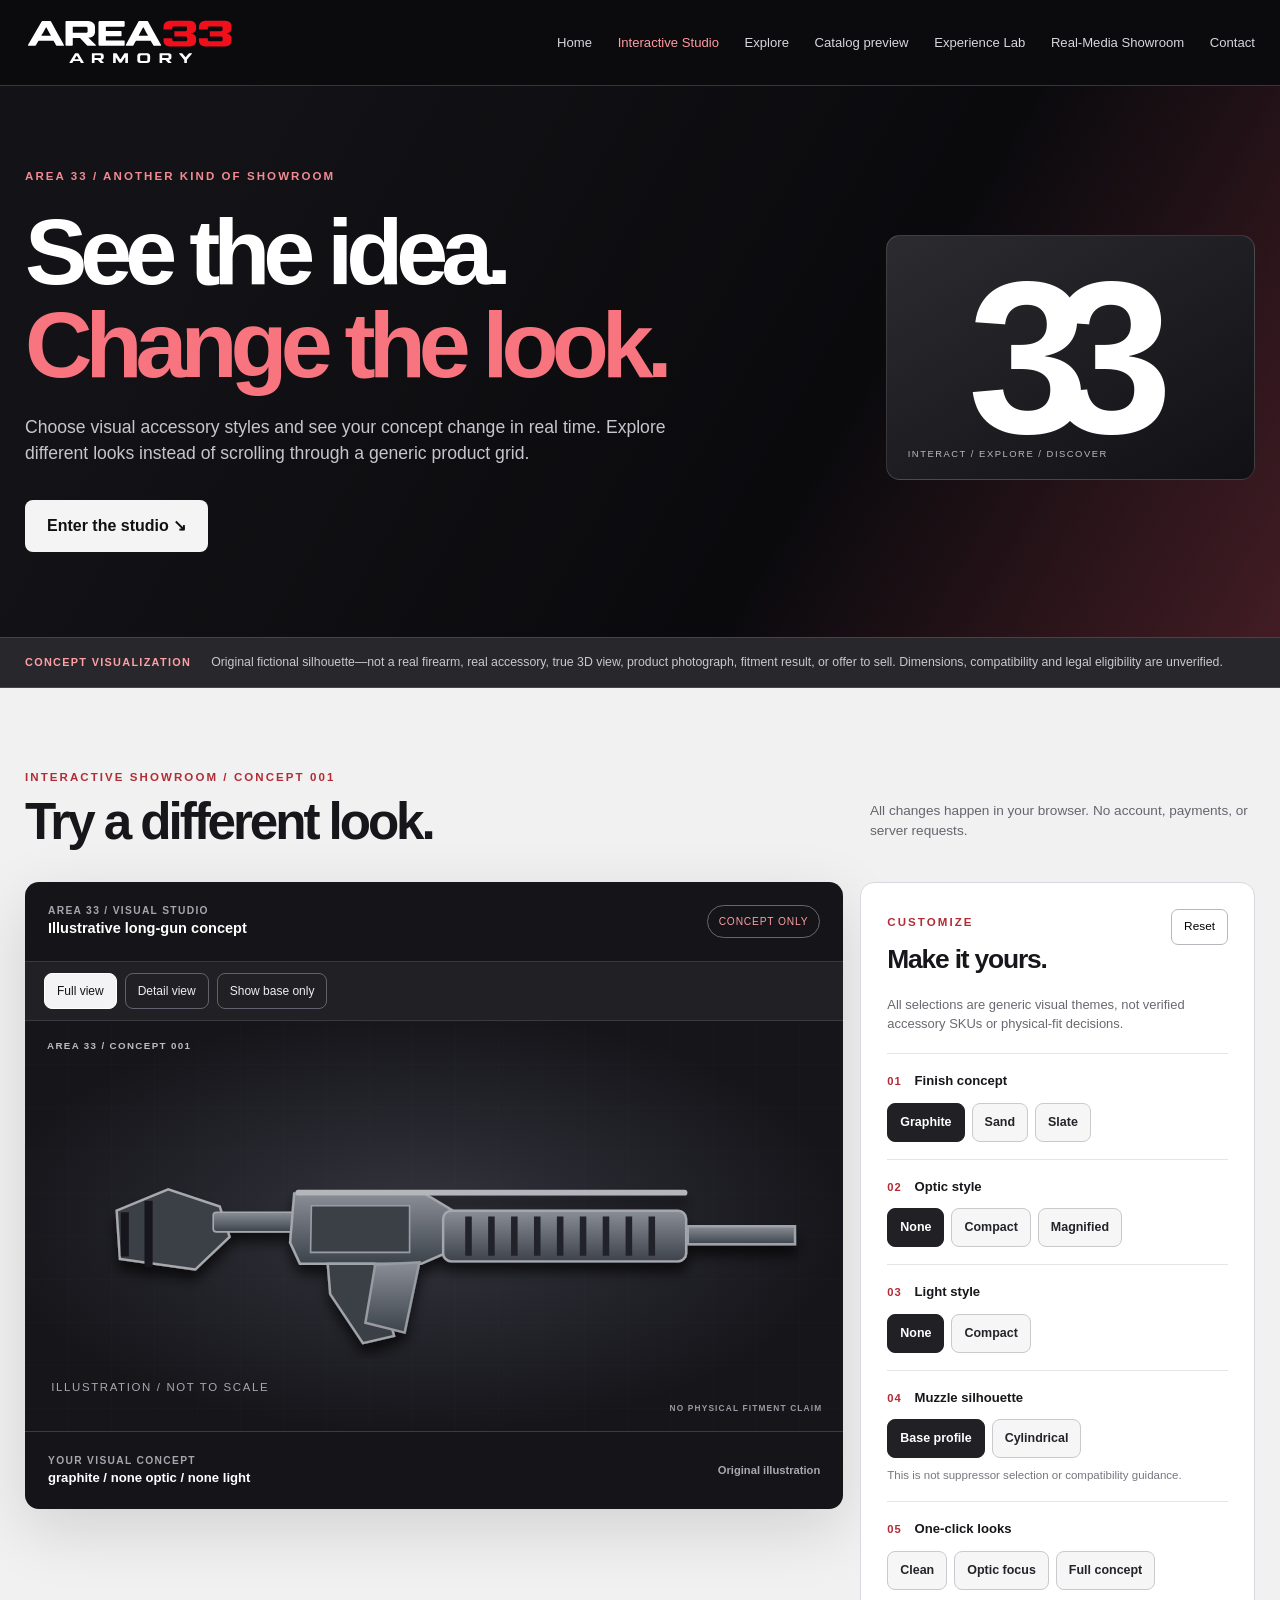
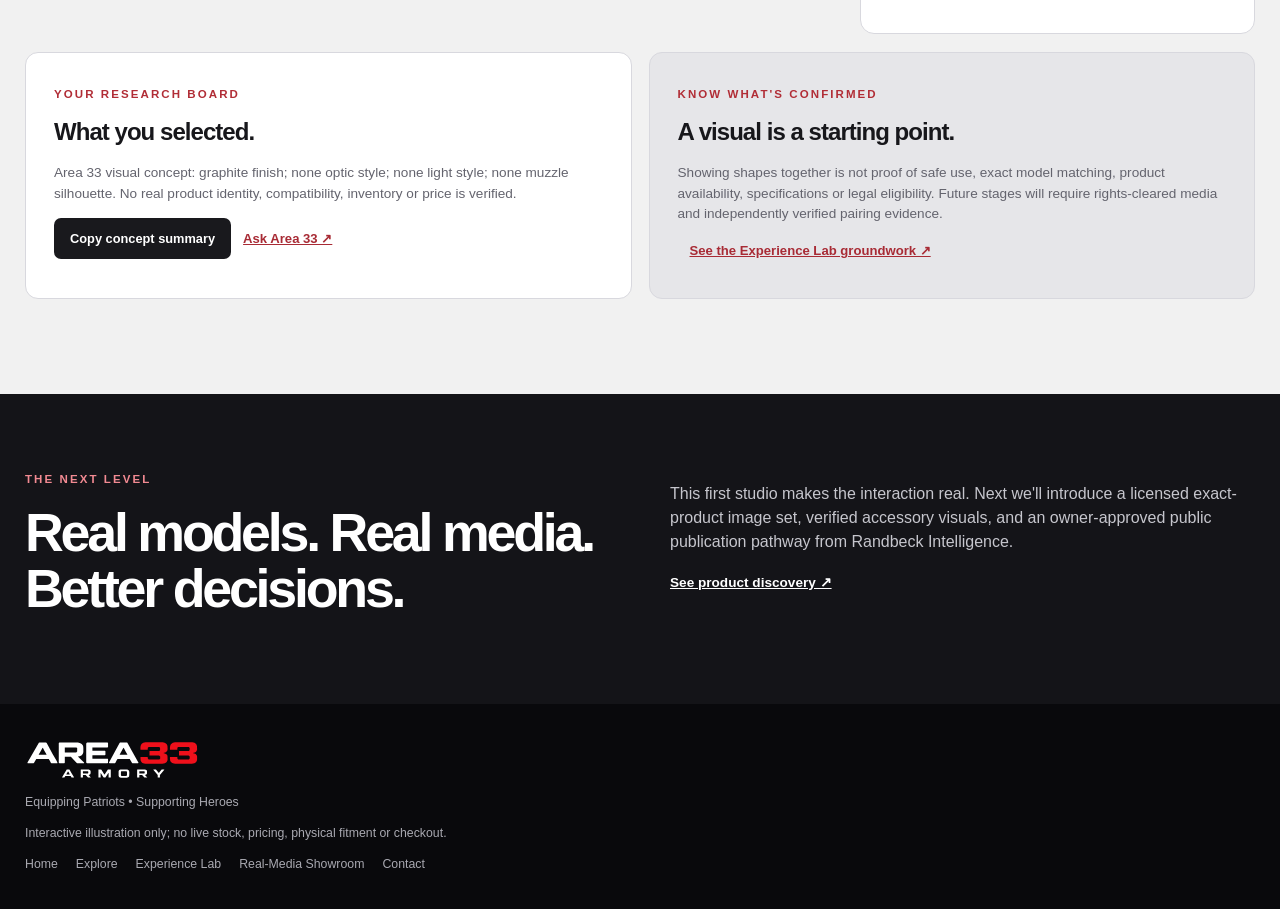
<file: studio.html>
<!doctype html>
<html lang="en"><head><meta charset="utf-8"><meta name="viewport" content="width=device-width, initial-scale=1">
<meta name="theme-color" content="#101014"><meta name="description" content="Interactive Area 33 concept studio: visualize accessory styles on an original illustrative model. Real-world compatibility is not verified.">
<title>Interactive Studio | Area 33 Armory</title>
<style>
:root{--red:#d23c46;--line:#d8d8de}*{box-sizing:border-box}html{scroll-behavior:smooth}
body{margin:0;background:#f1f1f1;color:#17171b;font-family:Inter,"Segoe UI",Arial,sans-serif;line-height:1.5}
a{color:inherit}button{font:inherit;cursor:pointer}a:focus-visible,button:focus-visible{outline:3px solid #f27b82;outline-offset:3px}
.wrap{width:min(1230px,calc(100% - 42px));margin:auto}.skip{position:absolute;top:-100px;left:15px;background:white;padding:12px;z-index:50}.skip:focus{top:12px}
header{background:#0b0b0e;color:white;border-bottom:1px solid #35353a}.nav{display:flex;justify-content:space-between;align-items:center;gap:25px;min-height:85px}.nav img{display:block;max-width:100%;height:auto}.nav nav{display:flex;gap:clamp(10px,2vw,26px);flex-wrap:wrap}.nav nav a{font-size:.82rem;text-decoration:none;color:#d7d7dc}.nav nav a[aria-current]{color:#ff9aa1}
.hero{background:linear-gradient(120deg,#131317 15%,#0a0a0d 65%,#421c24);color:white}.hero-grid{padding:77px 0 85px;display:grid;grid-template-columns:1fr .45fr;gap:40px;align-items:center}
.kicker{font-size:.72rem;font-weight:850;letter-spacing:.18em;color:#f28a92}.kicker.dark{color:#b12d36}
h1{font-size:clamp(3.4rem,7.3vw,7rem);letter-spacing:-.075em;line-height:1;margin:18px 0 22px}h1 em{font-style:normal;color:#f87580}
.hero p{color:#c6c6cd;max-width:650px;font-size:1.1rem}.hero-cta{display:inline-block;background:#f4f4f5;color:#111;text-decoration:none;border-radius:8px;padding:14px 22px;font-weight:780;margin-top:16px}
.hero-mark{position:relative;min-height:245px;border:1px solid #ffffff26;border-radius:14px;background:linear-gradient(150deg,#2c2b30,#111115);display:grid;place-items:center;overflow:hidden}
.hero-mark strong{font-size:clamp(10rem,17vw,16rem);line-height:1;letter-spacing:-.17em;padding-right:.17em}.hero-mark small{position:absolute;bottom:18px;left:21px;color:#b8b8c0;font-size:.59rem;letter-spacing:.16em}
.disclaimer{background:#27272c;color:#c8c8d0;border-block:1px solid #44444b}.disclaimer .wrap{display:flex;gap:20px;align-items:center;padding:15px 0}.disclaimer strong{color:#ffa0a5;font-size:.68rem;letter-spacing:.12em;white-space:nowrap}.disclaimer span{font-size:.77rem}
.main{padding:76px 0 95px}.section-heading{display:flex;justify-content:space-between;align-items:end;gap:25px;margin-bottom:27px}.section-heading h2{font-size:clamp(2.15rem,4vw,3.7rem);letter-spacing:-.06em;margin:8px 0;line-height:1}.section-heading>p{font-size:.85rem;color:#65656d;max-width:385px}
.grid{display:grid;grid-template-columns:minmax(0,1.7fr) minmax(305px,.82fr);align-items:start;gap:17px}
.viewer{background:#151519;color:#fff;border-radius:14px;overflow:hidden;box-shadow:0 20px 65px #0002}
.viewer-head,.viewer-foot{padding:21px 23px;display:flex;align-items:center;justify-content:space-between;gap:14px}.viewer-head small,.viewer-foot small{display:block;font-size:.64rem;color:#a6a6af;letter-spacing:.13em;font-weight:800}.viewer-head strong,.viewer-foot strong{display:block;font-size:.91rem}.viewer-head span{border:1px solid #666670;border-radius:25px;font-size:.64rem;color:#ff9ca2;letter-spacing:.08em;padding:8px 11px}
.views{padding:11px 19px;background:#202025;border-block:1px solid #393940;display:flex;gap:8px;flex-wrap:wrap}.views button{border:1px solid #62626e;border-radius:8px;background:transparent;color:#eee;padding:8px 12px;font-size:.75rem}.views button[aria-pressed=true]{background:#f3f3f5;color:#141418;border-color:white}
.board{--metal1:#8a8e96;--metal2:#3d434b;--stock:#3b3f47;min-height:410px;display:grid;place-items:center;position:relative;overflow:hidden;background:radial-gradient(ellipse at 48% 49%,#34353e 0%,#15151a 72%)}
.board[data-finish=sand]{--metal1:#c8bba4;--metal2:#7f7665;--stock:#a1957d}.board[data-finish=slate]{--metal1:#b5c1ca;--metal2:#576878;--stock:#52677b}
.board::before{content:"";position:absolute;inset:0;background-image:linear-gradient(#fff1 1px,transparent 1px),linear-gradient(90deg,#fff1 1px,transparent 1px);background-size:43px 43px;opacity:.18}
.board svg{position:relative;display:block;width:100%;height:auto;max-width:100%}.board svg [hidden]{display:none!important}
#scene{transform-origin:center;transition:transform .25s ease}.board[data-view=detail] #scene{transform:translate(-12%,10%) scale(1.29)}
.board-label{position:absolute;top:18px;left:22px;color:#bbbcc4;font-size:.61rem;letter-spacing:.14em;font-weight:850}.board-label.bottom{top:auto;left:auto;bottom:17px;right:21px;font-size:.52rem;color:#9a9aa4}
.viewer-foot{border-top:1px solid #3b3b41}.viewer-foot strong{font-size:.82rem}.viewer-foot b{color:#a8a8b2;font-weight:650;font-size:.7rem}
.panel{background:white;border:1px solid var(--line);padding:26px;border-radius:14px}.panel-title{display:flex;align-items:start;justify-content:space-between;gap:12px}.panel h3{font-size:1.65rem;letter-spacing:-.045em;margin:7px 0}.panel-title button{background:transparent;border:1px solid #b7b7bd;border-radius:7px;padding:8px 12px;font-size:.74rem}.panel>p{font-size:.81rem;color:#696971;margin:8px 0 20px}
.group{border-top:1px solid #e5e5e7;padding:17px 0}.group h4{margin:0 0 12px;font-size:.82rem}.group h4 span{color:#b22b36;font-size:.7rem;letter-spacing:.1em;margin-right:9px}
.options{display:flex;flex-wrap:wrap;gap:7px}.options button{background:#f6f6f7;border:1px solid #c9c9ce;border-radius:8px;padding:9px 12px;font-size:.78rem;font-weight:720;color:#232329}.options button[aria-pressed=true]{background:#202025;color:white;border-color:#202025}
.group .note{font-size:.72rem;color:#777780;margin:9px 0 0}
.below{display:grid;grid-template-columns:1fr 1fr;gap:17px;margin-top:18px}.card{background:white;border:1px solid var(--line);border-radius:13px;padding:28px}.card.tint{background:#e6e6e9}.card h3{font-size:1.5rem;letter-spacing:-.04em;margin:9px 0}.card p{font-size:.85rem;color:#64646e}.card button{background:#19191d;color:white;border:0;border-radius:7px;font-weight:760;font-size:.8rem;padding:11px 16px}.card a{color:#a82b35;font-weight:780;font-size:.82rem;margin-left:12px}.card small{display:block;margin-top:11px;color:#73737a}
.next{background:#141418;color:white;padding:72px 0}.next .wrap{display:grid;grid-template-columns:1fr 1fr;gap:60px}.next h2{font-size:clamp(2.4rem,4.2vw,4rem);letter-spacing:-.06em;line-height:1.04;margin:15px 0}.next p{color:#c6c6cd}.next a{font-size:.85rem;font-weight:750}
footer{background:#09090c;padding:36px 0;color:#a9a9b1;font-size:.77rem}footer img{display:block;width:175px;height:auto}footer nav{display:flex;gap:18px;flex-wrap:wrap}footer a{text-decoration:none}
.sr{position:absolute;width:1px;height:1px;overflow:hidden;clip:rect(0,0,0,0)}
@media(max-width:1050px){.grid{grid-template-columns:1fr}.panel{display:grid;grid-template-columns:1fr 1fr;gap:0 17px}.panel-title,.panel>p{grid-column:1/-1}}
@media(max-width:720px){.nav{align-items:start;flex-direction:column;padding:17px 0;gap:12px}.nav nav{gap:11px}.hero-grid{grid-template-columns:1fr;padding:62px 0}.hero-mark{min-height:150px}.hero-mark strong{font-size:10rem}.disclaimer .wrap{display:block}.disclaimer strong{display:block;margin-bottom:8px}.main{padding:55px 0}.section-heading{display:block}.board{min-height:230px}.board-label{font-size:.5rem;top:10px;left:10px}.board-label.bottom{font-size:.42rem}.viewer-head{padding:15px}.viewer-head span{font-size:.54rem}.panel{display:block}.below,.next .wrap{grid-template-columns:1fr}.next .wrap{gap:10px}}
@media(prefers-reduced-motion:reduce){html{scroll-behavior:auto}#scene{transition:none}}
</style></head><body>
<a href="#studio" class="skip">Skip to interactive studio</a>
<header><div class="wrap nav"><a href="index.html"><img src="assets/area33-logo-dark.svg" alt="Area 33 Armory home" width="210" height="50"></a><nav aria-label="Main navigation"><a href="index.html">Home</a><a href="studio.html" aria-current="page">Interactive Studio</a><a href="explore.html">Explore</a><a href="catalog.html">Catalog preview</a><a href="experience-lab.html">Experience Lab</a><a href="showroom.html">Real-Media Showroom</a><a href="contact.html">Contact</a></nav></div></header>
<main id="studio">
<section class="hero"><div class="wrap hero-grid"><div><span class="kicker">AREA 33 / ANOTHER KIND OF SHOWROOM</span><h1>See the idea.<br><em>Change the look.</em></h1><p>Choose visual accessory styles and see your concept change in real time. Explore different looks instead of scrolling through a generic product grid.</p><a href="#workbench" class="hero-cta">Enter the studio ↘</a></div><div class="hero-mark" aria-hidden="true"><strong>33</strong><small>INTERACT / EXPLORE / DISCOVER</small></div></div></section>
<div class="disclaimer"><div class="wrap"><strong>CONCEPT VISUALIZATION</strong><span>Original fictional silhouette—not a real firearm, real accessory, true 3D view, product photograph, fitment result, or offer to sell. Dimensions, compatibility and legal eligibility are unverified.</span></div></div>
<section id="workbench" class="wrap main" aria-labelledby="studio-title"><div class="section-heading"><div><span class="kicker dark">INTERACTIVE SHOWROOM / CONCEPT 001</span><h2 id="studio-title">Try a different look.</h2></div><p>All changes happen in your browser. No account, payments, or server requests.</p></div>
<div class="grid">
<div class="viewer"><div class="viewer-head"><div><small>AREA 33 / VISUAL STUDIO</small><strong>Illustrative long-gun concept</strong></div><span>CONCEPT ONLY</span></div>
<div class="views" role="group" aria-label="Preview view"><button data-view="full" aria-pressed="true">Full view</button><button data-view="detail" aria-pressed="false">Detail view</button><button id="base-only" aria-pressed="false">Show base only</button></div>
<div class="board" id="board" data-finish="graphite" data-view="full"><div class="board-label">AREA 33 / CONCEPT 001</div>
<svg viewBox="0 0 1000 460" role="img" aria-labelledby="drawing-title drawing-desc" xmlns="http://www.w3.org/2000/svg">
<title id="drawing-title">Original interactive equipment silhouette</title><desc id="drawing-desc">Fictional simplified side-view silhouette with independently selectable stylistic optic, light and muzzle illustrations. Overlap does not indicate compatibility.</desc>
<defs><linearGradient id="metal" x2="0" y2="1"><stop offset="0" stop-color="var(--metal1)"/><stop offset="1" stop-color="var(--metal2)"/></linearGradient><filter id="drop"><feDropShadow dx="0" dy="12" stdDeviation="8" flood-color="#000" flood-opacity=".65"/></filter></defs>
<g id="scene" filter="url(#drop)">
<path d="M112 211 L175 185 L238 206 L250 243 L208 283 L116 270 Z" fill="var(--stock)" stroke="#a8a9af" stroke-width="3"/><path d="M122 213V267 M151 199V279" stroke="#18191e" stroke-width="10"/>
<rect x="230" y="213" width="120" height="24" rx="4" fill="url(#metal)" stroke="#a6a8af" stroke-width="2"/>
<path d="M329 190 H488 L523 211 V259 L484 276 H336 L324 250 Z" fill="url(#metal)" stroke="#a4a7ad" stroke-width="3"/>
<path d="M350 205 H470 V262 H349 Z" fill="var(--stock)" stroke="#9c9da4" stroke-width="2"/>
<path d="M370 276 H427 L451 364 L413 373 L373 313 Z" fill="var(--stock)" stroke="#a0a3a8" stroke-width="3"/>
<path d="M428 277 L482 274 L464 360 L416 348 Z" fill="url(#metal)" stroke="#989ba2" stroke-width="3"/>
<rect x="511" y="211" width="297" height="62" rx="10" fill="url(#metal)" stroke="#a4a7af" stroke-width="3"/>
<g stroke="#20232a" stroke-width="8"><path d="M542 218V266 M570 218V266 M598 218V266 M626 218V266 M654 218V266 M682 218V266 M710 218V266 M738 218V266 M766 218V266"/></g>
<path d="M334 189H806" stroke="#b5b6bc" stroke-width="7" stroke-linecap="round"/><path d="M810 230 H941 V252 H810 Z" fill="url(#metal)" stroke="#a0a2a9" stroke-width="3"/>
<g id="optic-compact" hidden><path d="M391 188 L399 165 H467 L474 188 Z" fill="var(--stock)" stroke="#b5b7bd" stroke-width="3"/><path d="M404 163V115 Q404 102 418 102 H449 Q462 102 462 115 V163Z" fill="url(#metal)" stroke="#b3b5bb" stroke-width="3"/><rect x="417" y="116" width="30" height="31" rx="7" fill="#153044" stroke="#90b2c5" stroke-width="3"/><path d="M422 131H440 M431 122V141" stroke="#e75e68" stroke-width="2"/></g>
<g id="optic-long" hidden><path d="M390 189 L401 155 H477 L490 189 Z" fill="var(--stock)" stroke="#aeb1b7" stroke-width="3"/><rect x="371" y="125" width="158" height="29" rx="13" fill="url(#metal)" stroke="#b1b4ba" stroke-width="3"/><rect x="369" y="117" width="18" height="45" rx="5" fill="var(--stock)" stroke="#a6a8b0" stroke-width="3"/><rect x="508" y="116" width="28" height="47" rx="6" fill="var(--stock)" stroke="#a6a8b0" stroke-width="3"/><ellipse cx="528" cy="140" rx="10" ry="21" fill="#284657" stroke="#a4c0ce" stroke-width="3"/></g>
<g id="light-compact" hidden><path d="M679 272 L693 296 H758 L767 272" fill="none" stroke="#b4b7be" stroke-width="6"/><rect x="689" y="292" width="104" height="33" rx="12" fill="url(#metal)" stroke="#afb2ba" stroke-width="3"/><ellipse cx="791" cy="308" rx="8" ry="17" fill="#b3c8d2" stroke="#f2f6f8" stroke-width="3"/></g>
<g id="muzzle-cylinder" hidden><rect x="934" y="217" width="16" height="47" rx="3" fill="var(--metal2)"/><rect x="946" y="209" width="40" height="62" rx="10" fill="url(#metal)" stroke="#c0c3ca" stroke-width="3"/><path d="M958 216V263 M968 216V263" stroke="#b7b9c0" opacity=".5" stroke-width="3"/></g>
</g><text x="32" y="432" font-size="14" fill="#a8a8b3" letter-spacing="2">ILLUSTRATION / NOT TO SCALE</text></svg>
<div class="board-label bottom">NO PHYSICAL FITMENT CLAIM</div></div>
<div class="viewer-foot"><div><small>YOUR VISUAL CONCEPT</small><strong id="look">Graphite / base appearance</strong></div><b>Original illustration</b></div><div id="preview-status" class="sr" role="status" aria-live="polite"></div>
</div>
<aside class="panel"><div class="panel-title"><div><span class="kicker dark">CUSTOMIZE</span><h3>Make it yours.</h3></div><button id="reset" type="button">Reset</button></div><p>All selections are generic visual themes, not verified accessory SKUs or physical-fit decisions.</p>
<div class="group"><h4><span>01</span> Finish concept</h4><div class="options" role="group" aria-label="Finish"><button data-kind="finish" data-value="graphite" aria-pressed="true">Graphite</button><button data-kind="finish" data-value="sand" aria-pressed="false">Sand</button><button data-kind="finish" data-value="slate" aria-pressed="false">Slate</button></div></div>
<div class="group"><h4><span>02</span> Optic style</h4><div class="options" role="group" aria-label="Optic style"><button data-kind="optic" data-value="none" aria-pressed="true">None</button><button data-kind="optic" data-value="compact" aria-pressed="false">Compact</button><button data-kind="optic" data-value="long" aria-pressed="false">Magnified</button></div></div>
<div class="group"><h4><span>03</span> Light style</h4><div class="options" role="group" aria-label="Light style"><button data-kind="light" data-value="none" aria-pressed="true">None</button><button data-kind="light" data-value="compact" aria-pressed="false">Compact</button></div></div>
<div class="group"><h4><span>04</span> Muzzle silhouette</h4><div class="options" role="group" aria-label="Muzzle concept"><button data-kind="muzzle" data-value="none" aria-pressed="true">Base profile</button><button data-kind="muzzle" data-value="cylinder" aria-pressed="false">Cylindrical</button></div><p class="note">This is not suppressor selection or compatibility guidance.</p></div>
<div class="group"><h4><span>05</span> One-click looks</h4><div class="options"><button data-preset="clean" type="button">Clean</button><button data-preset="focus" type="button">Optic focus</button><button data-preset="full" type="button">Full concept</button></div></div>
</aside></div>
<div class="below"><section class="card"><span class="kicker dark">YOUR RESEARCH BOARD</span><h3>What you selected.</h3><p id="summary">Graphite finish / no additional styles.</p><button id="copy" type="button">Copy concept summary</button><a href="contact.html">Ask Area 33 ↗</a><small id="copy-feedback" role="status" aria-live="polite"></small></section>
<section class="card tint"><span class="kicker dark">KNOW WHAT'S CONFIRMED</span><h3>A visual is a starting point.</h3><p>Showing shapes together is not proof of safe use, exact model matching, product availability, specifications or legal eligibility. Future stages will require rights-cleared media and independently verified pairing evidence.</p><a href="experience-lab.html">See the Experience Lab groundwork ↗</a></section></div></section>
<section class="next"><div class="wrap"><div><span class="kicker">THE NEXT LEVEL</span><h2>Real models. Real media. Better decisions.</h2></div><div><p>This first studio makes the interaction real. Next we'll introduce a licensed exact-product image set, verified accessory visuals, and an owner-approved public publication pathway from Randbeck Intelligence.</p><a href="catalog.html">See product discovery ↗</a></div></div></section></main>
<footer><div class="wrap"><a href="index.html"><img src="assets/area33-logo-dark.svg" alt="Area 33 Armory" width="175" height="42"></a><p>Equipping Patriots • Supporting Heroes</p><p>Interactive illustration only; no live stock, pricing, physical fitment or checkout.</p><nav><a href="index.html">Home</a><a href="explore.html">Explore</a><a href="experience-lab.html">Experience Lab</a><a href="showroom.html">Real-Media Showroom</a><a href="contact.html">Contact</a></nav></div></footer>
<script>
"use strict";
(function(){
const options={finish:["graphite","sand","slate"],optic:["none","compact","long"],light:["none","compact"],muzzle:["none","cylinder"]};
const defaults={finish:"graphite",optic:"none",light:"none",muzzle:"none"},state=Object.assign({},defaults);
const presets={clean:defaults,focus:{finish:"slate",optic:"long",light:"none",muzzle:"none"},full:{finish:"sand",optic:"compact",light:"compact",muzzle:"cylinder"}};
const $=id=>document.getElementById(id);
let baseOnly=false;
function description(){return "Area 33 visual concept: "+state.finish+" finish; "+state.optic+" optic style; "+state.light+" light style; "+state.muzzle+" muzzle silhouette. No real product identity, compatibility, inventory or price is verified.";}
function render(){
$("optic-compact").hidden=baseOnly||state.optic!=="compact";
$("optic-long").hidden=baseOnly||state.optic!=="long";
$("light-compact").hidden=baseOnly||state.light!=="compact";
$("muzzle-cylinder").hidden=baseOnly||state.muzzle!=="cylinder";
$("board").dataset.finish=state.finish;
$("look").textContent=baseOnly?state.finish+" / base-only comparison":state.finish+" / "+state.optic+" optic / "+state.light+" light";
$("summary").textContent=description();
$("preview-status").textContent=(baseOnly?"Base-only comparison: ":"Selection updated: ")+description();
document.querySelectorAll("[data-kind]").forEach(button=>button.setAttribute("aria-pressed",String(state[button.dataset.kind]===button.dataset.value)));
$("base-only").setAttribute("aria-pressed",String(baseOnly));
$("base-only").textContent=baseOnly?"Show selections":"Show base only";
$("copy-feedback").textContent="";
}
document.querySelectorAll("[data-kind]").forEach(button=>button.addEventListener("click",()=>{const kind=button.dataset.kind,value=button.dataset.value;if(!options[kind]||!options[kind].includes(value))return;state[kind]=value;baseOnly=false;render();}));
document.querySelectorAll("[data-preset]").forEach(button=>button.addEventListener("click",()=>{if(!presets[button.dataset.preset])return;Object.assign(state,presets[button.dataset.preset]);baseOnly=false;render();}));
$("reset").addEventListener("click",()=>{Object.assign(state,defaults);baseOnly=false;$("board").dataset.view="full";document.querySelectorAll("[data-view]").forEach(b=>b.setAttribute("aria-pressed",String(b.dataset.view==="full")));render();});
$("base-only").addEventListener("click",()=>{baseOnly=!baseOnly;render();});
document.querySelectorAll("[data-view]").forEach(button=>button.addEventListener("click",()=>{$("board").dataset.view=button.dataset.view;document.querySelectorAll("[data-view]").forEach(b=>b.setAttribute("aria-pressed",String(b===button)));}));
$("copy").addEventListener("click",async()=>{try{if(!navigator.clipboard)throw Error("Unavailable");await navigator.clipboard.writeText(description());$("copy-feedback").textContent="Concept copied for research. Compatibility is not confirmed.";}catch{$("copy-feedback").textContent="Clipboard not available; select the summary above to copy it."; }});
render();
})();
</script></body></html>
</file>
<file: assets/featured-opportunities.css>
/* Featured discoveries shared between the customer homepage and counter. */
.featured-hub,.featured-home{width:min(1570px,calc(100% - 64px));margin:32px auto 40px;padding:28px 32px 30px;border:1px solid #4a4f52;background:linear-gradient(125deg,#252626,#171a1d);border-radius:15px;color:#f6f2eb}
.featured-header{display:flex;gap:18px;align-items:end;justify-content:space-between;margin-bottom:23px}
.featured-header h2{font-size:clamp(1.7rem,3vw,3rem);letter-spacing:-.048em;line-height:1.1;margin:10px 0}
.featured-header p{max-width:700px;font-size:.86rem;line-height:1.6;color:#c7cac7;margin:0}
.featured-header .eyebrow{font-size:.66rem;color:#d8b68a;letter-spacing:.15em}
.featured-browse{white-space:nowrap;color:#e8cda6;text-decoration:none;font-size:.8rem;padding-bottom:5px}
.featured-products{display:grid;grid-template-columns:repeat(3,minmax(0,1fr));gap:14px}
.featured-tile{min-width:0;display:flex;flex-direction:column;border:1px solid #515759;background:#252c30;border-radius:11px;overflow:hidden}
.featured-media{height:165px;background:radial-gradient(ellipse at center,#414849,#202729);display:flex;align-items:center;justify-content:center}
.featured-media img{max-width:92%;height:91%;object-fit:contain}
.featured-no-photo{font-size:.78rem;color:#c4ced0;max-width:160px;text-align:center}
.featured-copy{padding:18px;display:flex;flex:1;flex-direction:column;gap:7px}
.featured-tag{color:#e2bc8d;text-transform:uppercase;letter-spacing:.14em;font-size:.64rem}
.featured-copy h3{font-size:1.06rem;line-height:1.3;margin:0}
.featured-copy p{font-size:.78rem;color:#c6cecf;line-height:1.55;margin:0}
.featured-product-name{font-size:.71rem;color:#bac3c2;margin-top:5px}
.featured-link{background:#d7bb92;color:#1d1a17;text-decoration:none;font-size:.76rem;font-weight:800;padding:11px 13px;margin-top:auto;border-radius:7px;align-self:start}
.featured-link:hover{background:#f1d8b1}
.featured-coverage{font-size:.74rem;color:#c2c4c4;margin:17px 0 0}
@media(max-width:900px){.featured-hub,.featured-home{width:calc(100% - 30px);padding:22px}.featured-products{grid-template-columns:repeat(2,minmax(0,1fr))}}
@media(max-width:650px){.featured-header{display:block}.featured-browse{display:inline-block;margin-top:12px}.featured-products{grid-template-columns:1fr}.featured-tile{flex-direction:row}.featured-media{min-width:115px;width:33%;height:auto;min-height:174px}.featured-copy{padding:13px}.featured-copy h3{font-size:.91rem}.featured-link{font-size:.7rem;padding:9px 10px}}
</file>
<file: assets/side-counter.css>
/* Area 33: merchandise-first storefront with an optional, non-modal
   right-hand product counter. This is not a checkout or a live distributor feed. */
:root{--side-width:clamp(400px,35vw,520px)}
body{transition:padding-right .22s ease}
body.area33-side-open{padding-right:var(--side-width)}
body.area33-side-open .nav{max-width:100%}
body.area33-side-open .featured-home{max-width:calc(100% - 32px)}
/* Show products in the first viewport instead of hiding the shop below a 640px brand banner */
body .hero-grid{min-height:315px;padding-block:35px;gap:25px}
body .hero h1{font-size:clamp(2.55rem,4.5vw,4.65rem);margin:12px 0 14px}
body .hero p{font-size:1rem}
body .hero .actions{margin-top:18px}
body .hero .actions .button{min-height:44px;padding:10px 15px;font-size:.79rem}
body .hero-visual{min-height:235px}
.hero-feature-photo{height:225px;display:flex;flex-direction:column;align-items:center;justify-content:center;border-radius:12px;border:1px solid #595f61;background:radial-gradient(ellipse at 50% 30%,#333a3d,#15191a)}
.hero-feature-photo img{max-height:170px;max-width:95%;object-fit:contain}
.hero-feature-photo p{font-size:.68rem!important;padding:0 15px;text-align:center}
.hero-feature-open{background:#d5bc9b;color:#1e1b17;border:0;border-radius:7px;padding:8px 12px;font-size:.73rem;font-weight:800;margin:8px}
.home-category-bar{display:flex;align-items:center;gap:11px;flex-wrap:wrap;margin:7px 0 22px}
.home-category-bar a{font-size:.81rem;font-weight:800;color:#ebeff1;border:1px solid #565b5e;border-radius:99px;padding:8px 17px}
.home-category-bar a:hover{background:#2b3033}
.home-firearms-section{margin:20px auto 38px;padding:0 20px;width:min(1570px,100%)}
.home-firearms-head{display:flex;align-items:end;justify-content:space-between;gap:18px;margin-bottom:17px}
.home-firearms-head h2{font-size:clamp(1.65rem,2.8vw,2.6rem);margin:5px 0 0;letter-spacing:-.048em;line-height:1.1}
.home-firearms-head p{font-size:.78rem;color:#b9c0c2;margin:10px 0 0;max-width:590px}
.home-firearms-head .eyebrow{color:#d5b993;font-size:.69rem;letter-spacing:.13em}
.home-firearms-tools{display:flex;gap:9px;align-items:center;flex-wrap:wrap}
.home-firearms-tools input,.home-firearms-tools select{background:#24282b;border:1px solid #646a6d;padding:12px;border-radius:8px;color:#f3f3f3;font-size:.83rem;max-width:220px;min-width:0}
.home-firearms-count{font-size:.7rem;color:#9da7ac;margin:0 0 12px}
.home-firearms-gallery{display:grid;grid-template-columns:repeat(4,minmax(0,1fr));gap:12px;max-height:665px;overflow:auto}
.home-firearm-card{display:flex;flex-direction:column;min-width:0;border:1px solid #464c50;border-radius:11px;overflow:hidden;background:#1d2225}
.browse-product-photo{height:145px;background:radial-gradient(ellipse at 50% 50%,#424749,#1b2227);display:grid;place-items:center;overflow:hidden}
.browse-product-photo img{max-width:95%;height:95%;object-fit:contain}
.missing-photo{font-size:.74rem;line-height:1.5;text-align:center;color:#bac5c8;padding:12px}
.home-firearm-copy{padding:15px;flex:1;display:flex;flex-direction:column;gap:8px}
.home-product-category{font-size:.65rem;letter-spacing:.09em;color:#cdb08a}
.home-firearm-copy h3{font-size:1.02rem;margin:0;line-height:1.2}
.home-firearm-copy p{font-size:.76rem;color:#bec5c6;margin:0;line-height:1.48}
.home-card-price{font-size:.7rem;color:#e6c99d;margin-top:auto}
.home-counter-button{background:#eeeeeb;color:#161718;font-size:.77rem;font-weight:850;border:0;border-radius:7px;padding:11px 10px;text-align:center}
.home-counter-button:hover{background:#d0bda4}
.home-no-results{color:#c5c9cb;font-size:.83rem}
.side-counter-backdrop{position:fixed;inset:0;background:#040506a8;z-index:90}
.area33-side-counter{position:fixed;top:0;right:0;bottom:0;z-index:92;width:var(--side-width);background:#121719;color:#f2f4f3;border-left:1px solid #6b6260;box-shadow:-12px 0 35px #0008;display:flex;flex-direction:column;min-height:0}
.area33-side-counter[hidden],.side-counter-backdrop[hidden],.side-counter-reopen[hidden]{display:none!important}
.area33-side-counter button,.area33-side-counter input{font:inherit}
.area33-side-counter button:focus-visible,.area33-side-counter a:focus-visible,.area33-side-counter input:focus-visible{outline:2px solid #f1d2a4;outline-offset:2px}
.side-counter-header{flex-shrink:0;border-bottom:1px solid #454c4e;background:#22282b;padding:15px 19px}
.side-counter-heading{display:flex;align-items:center;justify-content:space-between;gap:12px;margin-bottom:12px}
.side-counter-brand{display:grid;gap:3px}.side-counter-brand small{font-size:.61rem;letter-spacing:.14em;color:#e2bd8e}.side-counter-brand strong{font-size:.93rem}
.side-counter-close{border:1px solid #6f7678;background:#2e3436;color:#fff;border-radius:8px;padding:8px 11px;font-size:.8rem;white-space:nowrap}
.side-counter-header h2{font-size:clamp(1.07rem,1.5vw,1.45rem);letter-spacing:-.02em;margin:0 0 4px}
.side-counter-header>p{margin:0;color:#b7c2c6;font-size:.66rem;letter-spacing:.04em}
.side-tabs{display:grid;grid-template-columns:repeat(4,minmax(0,1fr));background:#1a2023;border-bottom:1px solid #454f51}
.side-tabs button{background:transparent;color:#c0c7cb;border:0;padding:14px 5px 12px;font-size:.72rem;font-weight:800;border-bottom:3px solid transparent}
.side-tabs button[aria-selected=true]{color:#f7e5c9;border-bottom-color:#d7b58c;background:#283033}
.side-counter-content{overflow-y:auto;overscroll-behavior:contain;min-height:0;flex:1;padding:19px}
.side-counter-content h3{font-size:1.16rem;margin:9px 0 10px;letter-spacing:-.02em}
.side-counter-content>p{font-size:.81rem;line-height:1.55;color:#c6cbcb}
.side-product-photo{position:relative;min-height:225px;border:1px solid #4b5355;border-radius:11px;background:radial-gradient(ellipse at center,#454d50,#1b2326);display:flex;align-items:center;justify-content:center;overflow:hidden;flex-direction:column}
.side-product-photo img{max-width:96%;width:100%;max-height:210px;object-fit:contain}
.side-photo-credit{font-size:.58rem;color:#e2e5e2;margin:0;padding:5px 12px;text-align:center}
.side-stack{padding:12px 0}
.side-subtitle,.side-muted{font-size:.83rem;color:#cbd0d0;line-height:1.55}
.side-facts{font-size:.81rem;color:#dfe4e4;line-height:1.55;padding-left:20px}
.side-facts li{margin-bottom:7px}
.side-evidence-note{font-size:.72rem!important;color:#abb6b7!important;line-height:1.55}
.counter-source-link{display:inline-block;color:#ecd0a7!important;text-decoration:underline!important;text-underline-offset:3px;font-size:.74rem;margin-top:7px}
.side-price{padding:18px;margin:18px 0;border:1px solid #87745e;background:#312b25;border-radius:11px}
.side-price small{letter-spacing:.1em;color:#e0bb8a;font-size:.63rem}
.side-price strong{display:block;font-size:1.17rem;margin:5px 0}
.side-price p{font-size:.74rem;color:#e0d5c6;margin:0;line-height:1.45}
.side-primary{border:0;background:#e6cda9;color:#211b14;border-radius:9px;font-size:.79rem;font-weight:850;padding:13px 18px;margin-top:9px;width:100%}
.side-action{background:#2e3436;border:1px solid #767375;color:#fafafa;font-size:.75rem;padding:11px 12px;border-radius:7px}
.side-related{border-bottom:1px solid #495354;padding:15px 0;display:flex;justify-content:space-between;align-items:center;gap:13px}
.side-related strong{font-size:.83rem}.side-related p{font-size:.74rem;color:#c0c8cb;margin:4px 0;line-height:1.45}
.side-related button{flex-shrink:0;border:1px solid #a69176;background:#3a332e;color:#f9dfbf;border-radius:6px;padding:9px 12px}
.side-related .counter-source-link{white-space:nowrap}
.side-eva-log{max-height:310px;overflow:auto;display:flex;flex-direction:column;gap:11px;margin:18px 0;border:1px solid #4c5758;background:#1c2326;border-radius:9px;padding:13px}
.side-eva-answer{background:#30383a;border:1px solid #606b6d;padding:13px;border-radius:9px}
.side-eva-answer strong{font-size:.75rem}
.side-eva-answer p,.side-eva-user{font-size:.77rem;line-height:1.55;color:#e4e7e6}
.side-eva-user{align-self:flex-end;background:#54483a;padding:10px 13px;border-radius:9px;max-width:92%;margin:0}
.side-source-links{display:flex;gap:8px;flex-wrap:wrap}
.side-eva-prompts{display:grid;grid-template-columns:repeat(2,minmax(0,1fr));gap:8px}
.side-prompt{border:1px solid #7d786e;background:#2d3435;color:#f4f4f1;border-radius:8px;padding:10px;font-size:.71rem;text-align:left}
.side-eva-form{display:flex;gap:8px;margin:14px 0}.side-eva-form input{min-width:0;flex:1;padding:12px;border-radius:8px;background:#2e3436;border:1px solid #80878a;color:#f1f5f5;font-size:.77rem}.side-eva-form button{margin:0;width:auto;flex-shrink:0}
.side-counter-footer{flex-shrink:0;padding:12px 17px 18px;border-top:1px solid #465052;background:#242a2d}
.side-counter-actions{display:flex;gap:9px}.side-counter-actions button{flex:1;border:1px solid #a1927d;background:#393630;color:#ffe8c8;padding:11px 8px;border-radius:8px;font-size:.75rem}
.side-counter-actions button:disabled{opacity:.55}
.side-counter-footer p{font-size:.67rem;color:#c3cacc;margin:7px 0}
.side-counter-footer .side-full-link{color:#f0ca95;font-size:.78rem;text-decoration:underline}
.side-comparison-list{display:flex;flex-wrap:wrap;gap:7px;margin:9px 0;font-size:.67rem;color:#afb7b8}
.side-compare-chip{font-size:.65rem;background:#333b3b;color:#f8f8f4;border:1px solid #667477;border-radius:99px;padding:6px 9px}
.side-counter-reopen{position:fixed;right:0;top:35%;z-index:88;border:1px solid #bda886;background:#202627;color:#f5d6a8;box-shadow:-5px 4px 16px #0007;border-radius:9px 0 0 9px;padding:12px 10px;writing-mode:vertical-rl;font-weight:850;font-size:.75rem;letter-spacing:.08em}
@media(min-width:901px){.side-counter-backdrop{display:none!important}.area33-side-counter{width:var(--side-width)}}
@media(max-width:1150px){:root{--side-width:420px}.home-firearms-gallery{grid-template-columns:repeat(3,minmax(0,1fr))}}
@media(max-width:900px){
 body.area33-side-open{padding-right:0;overflow:hidden}
 .area33-side-counter{width:min(100%,520px);max-width:100vw}
 .home-firearms-gallery{grid-template-columns:repeat(2,minmax(0,1fr))}
 .home-firearms-head{align-items:start;flex-direction:column}
 .hero-grid{min-height:0!important;padding-block:28px!important}
 .hero-visual{display:none!important}
 .featured-home{margin-top:10px}
}
@media(max-width:600px){
 .home-firearms-section{padding:0 14px}
 .home-firearms-gallery{grid-template-columns:repeat(2,minmax(0,1fr));max-height:none}
 .browse-product-photo{height:108px}
 .home-firearm-copy{padding:11px}
 .home-firearm-copy h3{font-size:.85rem}
 .home-firearm-copy p{font-size:.68rem}
 .home-counter-button{font-size:.69rem}
 .home-firearms-tools input{width:150px}
 .home-firearms-tools select{width:125px}
 .side-counter-content{padding:15px}
 .side-tabs button{font-size:.7rem}
 .side-eva-form{display:block}.side-eva-form input{width:100%}.side-eva-form button{width:100%;margin-top:8px}
 .side-eva-prompts{grid-template-columns:1fr}
}
@media(prefers-reduced-motion:reduce){body{transition:none}}

/* Storefront hierarchy v2: genuine specials first, pick-a-department second,
   researched catalog appears only after a visitor makes a category choice. */
.home-firearms-section[hidden]{display:none!important}
.shop-departments{width:min(1570px,calc(100% - 38px));margin:22px auto 42px;padding:25px 24px 29px;border:1px solid #4f5559;border-radius:14px;background:linear-gradient(120deg,#1d2225,#121518);color:#f6f5f4}
.department-heading{display:flex;justify-content:space-between;align-items:end;gap:20px;margin-bottom:20px}
.department-heading h2{font-size:clamp(1.65rem,2.8vw,2.8rem);letter-spacing:-.048em;line-height:1.1;margin:5px 0}
.department-heading p{max-width:730px;color:#c0c7c9;font-size:.83rem;line-height:1.5;margin:6px 0}
.department-heading .eyebrow{font-size:.69rem;letter-spacing:.14em;color:#d9b692}
.department-grid{display:grid;grid-template-columns:repeat(3,minmax(0,1fr));gap:12px}
.department-card{position:relative;min-width:0;text-align:left;display:flex;gap:15px;align-items:center;min-height:126px;border:1px solid #555d60;border-radius:11px;padding:19px;background:radial-gradient(circle at 93% 12%,#4650577d,transparent 50%),#262d31;color:#faf9f6;cursor:pointer;transition:border-color .15s,transform .15s,background .15s}
.department-card:hover,.department-card:focus-visible{border-color:#dab38b;background-color:#374044;transform:translateY(-2px)}
.department-emblem{display:grid;place-items:center;width:68px;height:68px;flex-shrink:0;border:1px solid #686c6a;border-radius:12px;background:linear-gradient(145deg,#3b484e,#192024);color:#f5d4ac;font-size:1.65rem;letter-spacing:-.055em;font-weight:900}
.department-suppressors .department-emblem{font-size:1rem}
.department-rifles .department-emblem{color:#e0bd95}
.department-pistols .department-emblem{color:#edbdbb}
.department-shotguns .department-emblem{color:#b4d8d9}
.department-optics .department-emblem{color:#ced2eb}
.department-accessories .department-emblem{color:#eddb9c}
.department-card-copy{min-width:0;display:grid;gap:6px}
.department-card-copy strong{font-size:1.12rem;letter-spacing:-.02em}
.department-card-copy small{font-size:.73rem;color:#c4cdd1;line-height:1.4}
.department-arrow{position:absolute;right:12px;top:10px;color:#d6bf9e;font-size:1.04rem}
.featured-home[data-featured-mode=deals]{margin-top:18px}
.featured-home[data-featured-mode=deals] .featured-products{grid-template-columns:repeat(3,minmax(0,1fr))}
.deal-empty{grid-column:1/-1;min-height:172px;display:flex;align-items:center;border:1px dashed #656563;border-radius:11px;background:radial-gradient(ellipse at 100% 0%,#54473455,transparent 65%),#22282a;padding:26px}
.deal-empty-copy{max-width:770px}
.deal-empty-eyebrow{color:#e0bb8a;font-weight:750;letter-spacing:.12em;font-size:.67rem}
.deal-empty h3{font-size:clamp(1.18rem,2vw,1.55rem);line-height:1.15;margin:9px 0}
.deal-empty p{font-size:.82rem;line-height:1.55;color:#cbd1d0;max-width:700px}
.deal-shop-link{display:inline-flex;background:#e3cbab;border-radius:8px;color:#1b1b1b;text-decoration:none;font-weight:800;font-size:.76rem;padding:11px 15px;margin-top:5px}
.deal-terms{font-size:.69rem!important;color:#e6c7a3!important}
.deal-price-note{font-size:.72rem;color:#e8cead;margin-top:8px}
.side-eva-intro{border:1px solid #69625a;background:radial-gradient(circle at 100% 0%,#63503a77,transparent 70%),#282a29;border-radius:10px;padding:18px;margin:0 0 20px}
.side-eva-intro-eyebrow{font-size:.64rem;color:#e3c397;letter-spacing:.12em;font-weight:800}
.side-eva-intro h3{margin:7px 0 9px;font-size:1.31rem;letter-spacing:-.04em}
.side-eva-intro p{color:#e0e1df;font-size:.82rem;line-height:1.6;margin:8px 0}
.side-eva-intro .side-eva-disclosure{padding-top:11px;border-top:1px solid #5a5a55;font-size:.72rem;color:#d3c5af;margin-top:14px}
@media(max-width:950px){.department-grid{grid-template-columns:repeat(2,minmax(0,1fr))}}
@media(max-width:590px){.shop-departments{width:calc(100% - 26px);padding:18px}.department-grid{gap:8px}.department-card{min-height:144px;flex-direction:column;align-items:flex-start;padding:12px;gap:12px}.department-emblem{width:48px;height:48px;font-size:1.32rem}.department-card-copy strong{font-size:.93rem}.department-card-copy small{font-size:.66rem}.department-arrow{right:10px;top:8px}.deal-empty{min-height:200px;padding:18px}}
</file>
<file: assets/site-polish.css>
/* Customer website polish: preserve approved Area 33 identity and accessible navigation. */
:root{--accent:#d23536}
.skip-site{position:absolute;top:-100px;left:15px;background:white;color:#111;padding:12px 18px;z-index:100}
.skip-site:focus{top:12px}
header{z-index:30}
.desktop-nav{gap:clamp(13px,2vw,28px)}
.desktop-nav>a:not(.small-cta){white-space:nowrap}
.hero{background:linear-gradient(145deg,#141418,#09090b 65%,#211317)}
.hero-grid{min-height:600px}
.hero-note{font-size:.79rem!important;color:#92929a!important;margin-top:22px!important}
.hero-visual{border-radius:10px;box-shadow:0 35px 110px #0008}
.discovery{background:#f3f3f2;color:#151518;border-bottom:1px solid #d9d9dc}
.discovery .eyebrow{color:#a4272c}
.discovery .section-lede{color:#62626a}
.discovery-grid{display:grid;grid-template-columns:repeat(3,minmax(0,1fr));gap:17px}
.discovery-card{min-width:0;min-height:355px;display:flex;flex-direction:column;background:#fff;color:#151518;border:1px solid #dedee1;border-radius:12px;overflow:hidden;text-decoration:none;transition:transform .18s,border-color .18s,box-shadow .18s}
.discovery-card:hover{transform:translateY(-4px);border-color:#a8a8b0;box-shadow:0 18px 42px #00000016}
.discovery-card:focus-visible{outline:3px solid #cf353b;outline-offset:4px}
.discovery-index{font-size:.68rem;letter-spacing:.15em;color:#8c8c93;font-weight:850;padding:24px 23px 0}
.discovery-art{min-height:133px;display:flex;align-items:center;justify-content:center;margin:16px 13px 20px;padding:15px;background:linear-gradient(135deg,#17171a,#36363a);font-size:clamp(1.55rem,2.5vw,2.25rem);letter-spacing:-.075em;font-weight:900;color:#f5f5f5}
.discovery-card:nth-child(2) .discovery-art{background:linear-gradient(145deg,#281416,#151519,#562127)}
.discovery-card:nth-child(3) .discovery-art{background:linear-gradient(145deg,#3a3a3e,#111114)}
.discovery-art .red{color:#f45c65}
.discovery-card>strong{padding:0 23px;font-size:1.35rem;letter-spacing:-.03em}
.discovery-copy{padding:12px 23px;color:#696970;font-size:.88rem;line-height:1.5}
.discovery-arrow{padding:18px 23px 25px;margin-top:auto;font-size:.83rem;font-weight:800;color:#b52831}
.service-card{border-radius:10px}
.about{background:#eeeef0}
.contact-wrap{border-radius:12px}
.footer-links{flex-wrap:wrap}
@media(max-width:1050px){.desktop-nav{gap:12px}.desktop-nav a{font-size:.78rem}}
@media(max-width:900px){.discovery-grid{grid-template-columns:repeat(2,1fr)}.discovery-card:last-child{grid-column:span 2}}
@media(max-width:720px){.hero-grid{min-height:auto}.discovery-grid{grid-template-columns:1fr}.discovery-card:last-child{grid-column:auto}.discovery-card{min-height:315px}.discovery-art{min-height:105px}}
@media(prefers-reduced-motion:reduce){.discovery-card{transition:none}.discovery-card:hover{transform:none}}
</file>
<file: assets/ecosystem.css>
.ecosystem{background:#111115;color:#f4f4f5;border-block:1px solid #33333a}.ecosystem .section-lede{color:#b4b4bc}.ecosystem .eyebrow{color:#ff858c}.ecosystem-grid{display:grid;grid-template-columns:repeat(2,minmax(0,1fr));gap:17px}.ecosystem-card{display:flex;flex-direction:column;min-height:260px;padding:clamp(24px,3vw,36px);text-decoration:none;border:1px solid #414149;border-radius:12px;background:linear-gradient(145deg,#19191e,#101014)}.ecosystem-card:hover{border-color:#a35a61}.ecosystem-card:focus-visible{outline:3px solid #f18b92;outline-offset:3px}.ecosystem-card>span{font-size:.66rem;color:#ed8991;font-weight:800;letter-spacing:.16em}.ecosystem-card strong{font-size:clamp(1.65rem,3vw,2.35rem);letter-spacing:-.04em;margin:16px 0 3px}.ecosystem-card p{color:#b4b4be;max-width:450px;font-size:.91rem}.ecosystem-card b{font-size:.82rem;color:#f5a2a6;margin-top:auto;padding-top:18px}@media(max-width:720px){.ecosystem-grid{grid-template-columns:1fr}}
</file>
<file: assets/retail-finish.css>
/* Area 33 / Retail refinement v1
   Editorial retail typography, deliberate whitespace, clean grayscale,
   restrained red accent and consistent customer-facing controls.
   This sheet is loaded last on the homepage and after catalog.css on catalog.
   It does not alter product identity, rights, source data or checkout rules. */
:root{
 --retail-ink:#141619;
 --retail-white:#ffffff;
 --retail-page:#f3f4f5;
 --retail-border:#dee0e2;
 --retail-muted:#666d72;
 --retail-red:#c52c36;
 --retail-charcoal:#171b1e;
}
html{scroll-behavior:smooth;scroll-padding-top:88px}
body{background:var(--retail-page);color:var(--retail-ink);font-family:Inter,"Segoe UI",Arial,sans-serif;letter-spacing:-.005em}
a:focus-visible,button:focus-visible,input:focus-visible,select:focus-visible{outline:2px solid var(--retail-red);outline-offset:3px}
header{background:#111417!important;border-bottom:1px solid #343a3d!important}
header .nav{min-height:76px;gap:26px}
header .desktop-nav a{font-size:.84rem;letter-spacing:0;font-weight:650;color:#d9dde0}
header .desktop-nav .small-cta{border-color:#5f6669;color:#fff}
header .site-logo{width:205px}
header .desktop-nav a:hover{color:#fff}
body .hero{background:var(--retail-page)!important;border-bottom:0;color:var(--retail-ink)}
body .hero::before{display:none}
body .hero-grid{padding-block:44px!important;min-height:370px!important;grid-template-columns:minmax(0,1.02fr) minmax(350px,.98fr)!important;gap:clamp(24px,5vw,72px)!important}
body .hero .eyebrow{font-size:.7rem;letter-spacing:.135em;color:#545c61}
body .hero .eyebrow .accent{color:var(--retail-red)}
body .hero h1{font-size:clamp(2.7rem,4.7vw,5.1rem);line-height:1.015;max-width:780px;letter-spacing:-.071em;font-weight:820;margin:12px 0 18px}
body .hero h1 .accent{color:var(--retail-ink)}
body .hero p{font-size:clamp(.94rem,1.15vw,1.09rem);line-height:1.6;color:#50575c;max-width:540px}
body .hero .actions{margin-top:26px;gap:10px}
body .hero .button{min-height:43px;font-size:.79rem;border-radius:5px;padding:11px 17px;box-shadow:none;transition:background .16s,color .16s}
body .hero .button-primary{background:#181b1e;color:#fff}
body .hero .button-primary:hover{background:#353a3e}
body .hero .button-secondary{color:#16191b;border:1px solid #b8bfc3;background:#fff}
body .hero .button-secondary:hover{background:#e9ebed}
body .hero .hero-note{color:#70787d!important;font-size:.7rem!important;line-height:1.5;margin-top:18px!important}
body .hero-visual{background:#dfe2e3!important;border:1px solid #d5d9dc!important;border-radius:7px!important;box-shadow:none!important;min-height:285px}
body .hero-visual::before,body .hero-visual::after{display:none}
body .hero-feature-photo{height:300px;border:0;border-radius:5px;background:radial-gradient(ellipse at center,#eff1f2,#dfe3e5);justify-content:center;padding:16px}
body .hero-feature-photo img{width:100%;max-height:210px;max-width:100%;object-fit:contain;mix-blend-mode:multiply}
body .hero-feature-photo p{font-size:.62rem!important;color:#636d72!important;max-width:none;margin:5px auto!important;text-align:center}
body .hero-feature-open{background:#191c1e;color:#fff;border-radius:5px;margin:5px;padding:10px 16px;font-weight:750}
body .hero-feature-open:hover{background:#35383b}
body .featured-home[data-featured-mode=deals]{width:min(1280px,calc(100% - 48px));margin:0 auto 28px;padding:26px 29px!important;background:#181c1f!important;color:#fff;border:1px solid #282e32;border-radius:8px;box-shadow:none}
body .featured-home[data-featured-mode=deals] .featured-header{margin-bottom:12px;align-items:center}
body .featured-home[data-featured-mode=deals] .featured-header h2{font-size:clamp(1.6rem,2.8vw,2.5rem);letter-spacing:-.052em;margin:5px 0 8px}
body .featured-home[data-featured-mode=deals] .featured-header p{font-size:.81rem;line-height:1.5;color:#bfc6ca;max-width:800px}
body .featured-home[data-featured-mode=deals] .featured-header .eyebrow{font-size:.61rem;color:#e5a2a5;letter-spacing:.15em}
body .featured-home[data-featured-mode=deals] .featured-browse{color:#fff;font-size:.78rem;font-weight:700;text-decoration:underline;text-underline-offset:5px}
body .featured-home[data-featured-mode=deals] .deal-empty{min-height:105px;padding:16px 20px;border:1px solid #343c40;background:#22272a;border-radius:5px}
body .featured-home[data-featured-mode=deals] .deal-empty h3{font-size:1.12rem;letter-spacing:-.02em;margin:3px 0 2px}
body .featured-home[data-featured-mode=deals] .deal-empty p{margin:2px 0 4px;font-size:.78rem;line-height:1.48}
body .featured-home[data-featured-mode=deals] .deal-empty-eyebrow{font-size:.61rem;letter-spacing:.14em;color:#d6dadd}
body .featured-home[data-featured-mode=deals] .deal-shop-link{font-size:.72rem;color:#16191b;background:#fff;border-radius:4px;padding:8px 12px}
body .featured-home[data-featured-mode=deals] .featured-coverage{color:#b6bdc0;font-size:.66rem;margin-top:11px}
body .shop-departments{width:min(1280px,calc(100% - 48px));margin:0 auto 37px;padding:28px 0 0!important;background:transparent!important;color:var(--retail-ink)!important;border:0;border-top:1px solid #d7dade;border-radius:0}
body .department-heading{margin-bottom:19px}
body .department-heading .eyebrow{color:#ad2731;font-size:.65rem;letter-spacing:.14em}
body .department-heading h2{font-size:clamp(1.85rem,3.25vw,2.95rem);letter-spacing:-.054em;margin:5px 0}
body .department-heading p{max-width:700px;color:#687077;font-size:.83rem;line-height:1.55}
body .department-grid{grid-template-columns:repeat(3,minmax(0,1fr));gap:12px}
body .department-card{background:#fff!important;color:#181a1d!important;border:1px solid #d8dce0!important;min-height:148px;padding:22px 22px 19px;display:flex;flex-direction:row;align-items:center;justify-content:flex-start;gap:21px;border-radius:6px;box-shadow:0 2px 8px #10182006;transform:none!important;transition:border-color .14s,box-shadow .14s}
body .department-card:hover,body .department-card:focus-visible{background:#fff!important;border-color:#959da3!important;box-shadow:0 11px 30px #151b211c}
body .department-card[aria-pressed=true]{border-color:var(--retail-red)!important}
body .department-emblem{width:57px;height:67px;border:0;border-right:1px solid #d5d9dc;border-radius:0;background:none!important;color:#a6afb5!important;font-size:1.55rem;font-weight:500;letter-spacing:-.07em;flex-shrink:0}
body .department-card-copy strong{font-size:1.11rem;font-weight:760;letter-spacing:-.04em}
body .department-card-copy small{font-size:.71rem;color:#747c82;line-height:1.35}
body .department-arrow{position:absolute;right:15px;top:15px;color:#aab0b5;font-size:1.06rem}
body .home-firearms-section{width:min(1280px,calc(100% - 48px));margin:0 auto 42px;padding:27px!important;background:#fff;color:#16191a;border:1px solid #e0e3e5;border-radius:8px}
body .home-firearms-head h2{color:#1a1d1f}
body .home-firearms-head p{color:#606a71}
body .home-firearms-tools input,body .home-firearms-tools select{background:#fff;color:#151719;border:1px solid #c4cbd0;border-radius:5px}
body .home-firearms-gallery{grid-template-columns:repeat(4,minmax(0,1fr))}
body .home-firearm-card{background:#fff;border:1px solid #e0e4e7;color:#16191a;border-radius:5px}
body .browse-product-photo{background:#edeff0;height:152px}
body .browse-product-photo img{mix-blend-mode:multiply}
body .home-firearm-copy h3{color:#15191b}
body .home-firearm-copy p{color:#666e73}
body .home-counter-button{border-radius:4px;background:#171b1e;color:#fff;line-height:1.25}
body .home-counter-button:hover{background:#3a4145}
body .home-card-price{color:#8b4a4f}
body .home-product-category{color:#626a71}
body .home-firearms-count{color:#6b7277}
body .home-empty-department{grid-column:1/-1;padding:28px;background:#f2f3f4;color:#202529;border:1px solid #d9dee1;border-radius:6px}
body .home-empty-department p{color:#5b6269}
body .home-empty-department a{display:inline-block;text-decoration:none;margin-top:10px}
body .values{border-block:1px solid #dedfe0;background:#d7d9da}
body .values .value{background:#fff;color:#202427}
body .values .value span{color:#6a7278}
body .discovery{background:#fafafa}
body .discovery-card{border-radius:6px}
body .discovery-art{border-radius:3px}
body .intelligence,body .ecosystem{background:#15191c}
body .service-card{border-radius:6px}
body .area33-side-counter{background:#171b1f;color:#f6f6f6;border-left:1px solid #444c50}
body .area33-side-counter .side-tabs button[aria-selected=true]{border-bottom-color:var(--retail-red)}
body .area33-side-counter .side-eva-intro{background:#24292d;border:1px solid #50565a}
body .area33-side-counter .side-eva-intro-eyebrow{color:#f1b1b4}
body .area33-side-counter .side-primary{background:#f1f1f1;color:#14191c}
body .area33-side-counter .side-price{background:#22272b;border-color:#555a5d}
body .area33-side-counter .side-price small{color:#f1b1b4}
body .area33-side-counter .side-related button{background:#2f363b;border-color:#747d82;color:#fafafa}
body .area33-side-counter .counter-source-link{color:#e1e4e6!important}
body .area33-side-counter .side-eva-user{background:#394149}
body .area33-side-counter .side-eva-answer{background:#252b30}
body .side-counter-reopen{background:#171c20;color:#fff;border-color:#656b71}
body .side-counter-footer .side-full-link{color:#f0eeee}
body .side-counter-header{background:#20262a}
body .side-tabs{background:#1d2327}
body .area33-side-counter .side-counter-footer{background:#23282c}
body .area33-side-counter .side-counter-actions button{background:#30383e;border-color:#626c73;color:#f2f2f2}
@media(max-width:1100px){
 body .hero-grid{grid-template-columns:minmax(0,1fr) minmax(300px,.85fr)!important}
 body .department-grid{grid-template-columns:repeat(2,minmax(0,1fr))}
 body .home-firearms-gallery{grid-template-columns:repeat(3,minmax(0,1fr))}
}
@media(max-width:900px){
 body .hero-grid{grid-template-columns:1fr!important;min-height:0!important;padding:36px 0!important}
 body .hero-visual{display:none!important}
 body .featured-home[data-featured-mode=deals],body .shop-departments,body .home-firearms-section{width:calc(100% - 28px)}
 body .home-firearms-gallery{grid-template-columns:repeat(2,minmax(0,1fr))}
}
@media(max-width:600px){
 body .hero h1{font-size:clamp(2.75rem,10vw,3.75rem)}
 body .hero .actions{display:grid;grid-template-columns:1fr 1fr;gap:8px}
 body .hero .actions .button{padding:10px 8px;text-align:center;font-size:.71rem}
 body .featured-home[data-featured-mode=deals]{padding:20px!important}
 body .shop-departments{padding:21px 0 0!important}
 body .department-grid{grid-template-columns:repeat(2,minmax(0,1fr));gap:8px}
 body .department-card{min-height:135px;padding:14px 12px;display:flex;flex-direction:column;align-items:flex-start;gap:10px}
 body .department-emblem{width:100%;height:auto;min-height:28px;justify-content:flex-start;border-right:0;border-bottom:1px solid #dfe3e5;font-size:1.11rem}
 body .department-card-copy strong{font-size:.97rem}
 body .department-card-copy small{font-size:.66rem}
 body .home-firearms-section{padding:18px!important}
 body .home-firearms-gallery{grid-template-columns:repeat(2,minmax(0,1fr))}
}
@media(prefers-reduced-motion:reduce){body .department-card{transition:none}}
</file>
<file: assets/lz33.css>
/* LZ 33 — signature landing zone. Deliberately not a generic hero photo.
   Site-wide customer offer blocks read only reviewed public deal records. */
body .lz33-hero{
 min-width:0;position:relative;isolation:isolate;overflow:hidden;
 background:#15191c;border:1px solid #394046;border-radius:10px;
 color:#f6f7f8;padding:clamp(20px,3.3vw,38px);
 box-shadow:0 14px 40px #18212710;
 display:flex;flex-direction:column;min-height:350px;
}
body .lz33-hero:before{
 content:"";position:absolute;z-index:-1;inset:0;
 background:linear-gradient(120deg,#101316 0%,#1e262b 68%,#171b20 100%),
 repeating-linear-gradient(0deg,transparent 0,transparent 45px,#ffffff08 46px);
}
body .lz33-hero:after{
 content:"";position:absolute;z-index:-1;right:-132px;top:-152px;
 width:390px;height:390px;border:1px solid #ffffff16;border-radius:50%;
 box-shadow:0 0 0 45px #ffffff05,0 0 0 93px #ffffff03;
 pointer-events:none;
}
.lz33-hero-top,.lz33-hero-foot{display:flex;justify-content:space-between;align-items:start;gap:16px;font-size:.58rem;line-height:1.5;font-weight:800;letter-spacing:.09em;color:#abb3b7}
#lz33-hero-state{color:#ffa3a9;text-align:right}
.lz33-masthead{font-weight:950;letter-spacing:-.105em;font-size:clamp(4.6rem,7vw,7.7rem);line-height:.96;margin:28px 0 4px;color:#fff}
.lz33-masthead strong{font-weight:950;color:#ed4e60}
body .hero .lz33-tagline{font-size:clamp(.94rem,1.4vw,1.17rem);color:#d2dade;letter-spacing:-.025em;font-weight:650;margin:0 0 26px;max-width:none}
.lz33-spotlight{border-top:1px solid #ffffff30;padding-top:18px;margin-top:auto}
.lz33-spotlight-label{font-size:.64rem;letter-spacing:.14em;color:#ffaeb2;font-weight:850;margin-bottom:6px}
body .hero .lz33-spotlight h2{font-size:clamp(1.32rem,2.35vw,2.1rem);line-height:1.1;letter-spacing:-.055em;margin:0 0 8px}
body .hero .lz33-spotlight p{color:#d5dadd;max-width:590px;font-size:.79rem;line-height:1.55;margin:0}
body .hero .lz33-spotlight .lz33-terms{font-size:.66rem;line-height:1.4;color:#aeb7bc;margin-top:11px}
.lz33-hero-foot{margin-top:20px;gap:10px;border-top:1px solid #ffffff19;padding-top:12px;font-size:.54rem;color:#99a3a9}
.lz33-hero-foot span:last-child{text-align:right}
.lz33-inspect{display:inline-flex;background:#fff;color:#151719;font-size:.79rem;font-weight:850;margin-top:15px;padding:10px 14px;border-radius:5px}
.lz33-inspect[hidden]{display:none}
.lz33-inspect:hover{background:#e7eaeb}
body .featured-home[data-featured-mode=deals]{background:#fff!important;color:#181e20;border:1px solid #dfe4e6;padding:24px 29px!important}
body .featured-home[data-featured-mode=deals] .featured-header h2{color:#182025}
body .featured-home[data-featured-mode=deals] .featured-header p{color:#60696f}
body .featured-home[data-featured-mode=deals] .featured-header .eyebrow{color:#b53540}
body .featured-home[data-featured-mode=deals] .featured-coverage{color:#677178;margin-top:0}
body .featured-home[data-featured-mode=deals] .featured-products:not(:empty){margin-bottom:16px}
body .featured-home[data-featured-mode=deals] .featured-header{margin-bottom:12px}
.lz33-owner-tools{display:flex;flex-wrap:wrap;align-items:center;gap:15px;padding-block:16px 28px}
.lz33-owner-tools[hidden]{display:none!important}
.lz33-owner-tools span{font-size:.7rem;color:#6e777c}
.lz33-owner-email{border:1px solid #c5cbcf;border-radius:6px;background:#fff;padding:8px 12px;font-size:.72rem;font-weight:740;color:#22282b;cursor:pointer}
.lz33-owner-email:hover{background:#e8ecee}
.lz33-email-dialog{width:min(580px,calc(100vw - 25px));max-height:90vh;overflow:auto;background:#fff;color:#161a1d;border:1px solid #c2c7ca;border-radius:12px;padding:24px;box-shadow:0 35px 90px #0008}
.lz33-email-dialog::backdrop{background:#090b0dbd}
.lz33-email-dialog-header{display:flex;justify-content:space-between;align-items:center;gap:15px;font-size:.8rem}
.lz33-email-dialog-header button{background:#151a1e;color:#fff;border:0;padding:9px 12px;border-radius:5px;cursor:pointer}
.lz33-email-dialog small{font-size:.68rem;color:#777e82}
.lz33-email-subject-label{font-size:.62rem;letter-spacing:.14em;color:#747d80;margin-top:26px}
.lz33-email-subject{font-weight:760;font-size:.98rem;padding-bottom:18px;border-bottom:1px solid #dbe0e2}
.lz33-email-message{padding:25px;background:#15191d;color:#fff;border-radius:7px}
.lz33-email-message>strong{font-size:.64rem;letter-spacing:.13em;color:#f18e99}
.lz33-email-message h2{color:#fff;font-size:clamp(1.9rem,4vw,2.7rem);margin:18px 0}
.lz33-email-message p{white-space:pre-line;color:#d5dadd;font-size:.86rem;line-height:1.7}
@media(max-width:900px){
 body .lz33-hero{min-height:325px}
 .lz33-masthead{font-size:clamp(4.3rem,10vw,6.5rem)}
}
@media(max-width:720px){
 body .hero-grid{gap:20px!important}
 body .lz33-hero{min-height:380px}
 .lz33-masthead{font-size:5.7rem}
 .lz33-hero-top,.lz33-hero-foot{font-size:.56rem}
 body .featured-home[data-featured-mode=deals]{padding:21px!important}
}
@media(prefers-reduced-motion:reduce){.lz33-hero *{transition:none!important}}
</file>
<file: assets/counter-3d.css>
:root{color-scheme:dark;--bg:#08090b;--surface:#121418;--panel:#181b20;--line:#31343a;--text:#f5f5f7;--muted:#9da2ab;--red:#e5484e;--aqua:#85d6d8}
*{box-sizing:border-box}body{margin:0;font-family:Inter,"Segoe UI",Arial,sans-serif;background:radial-gradient(ellipse 90% 45% at 40% -8%,#24232c 0,transparent 76%),var(--bg);color:var(--text);line-height:1.48}
a{color:inherit}button,input{font:inherit}button{cursor:pointer}button:focus-visible,a:focus-visible,input:focus-visible,canvas:focus-visible{outline:2px solid #e6fefe;outline-offset:3px}.skip{position:absolute;left:-200vw;top:0}.skip:focus{left:10px;z-index:40;background:white;color:#111;padding:9px}
.nav{height:76px;border-bottom:1px solid #ffffff21;background:#0b0c0edc;display:flex;align-items:center;gap:36px;padding:0 max(28px,calc((100vw - 1580px)/2));position:sticky;top:0;z-index:15;backdrop-filter:blur(18px)}.nav a{text-decoration:none}.nav nav{display:flex;gap:23px;margin-left:auto}.nav nav a{font-size:.81rem;color:#ced0d4}.brand{font-weight:900;letter-spacing:.11em;white-space:nowrap}.brand b{color:var(--red)}.brand span{font-weight:600;color:#7e818a;font-size:.65rem}.draft{font-size:.62rem;color:#b2b5be;letter-spacing:.13em}.intro,.counter-layout,.learning,.package,.roadmap{width:min(1530px,calc(100% - 56px));margin-inline:auto}.intro{padding:60px 0 32px}.eyebrow,.overline{color:#a4aab7;font-size:.68rem;letter-spacing:.2em;font-weight:780}.dot{display:inline-block;width:8px;height:8px;border-radius:50%;background:var(--red);margin-right:8px;box-shadow:0 0 12px #e5484e99}.intro h1{font-size:clamp(3rem,6.4vw,6.8rem);line-height:1;margin:19px 0;letter-spacing:-.065em}.intro h1 em,.section-title em{font-style:normal;color:#e74e54}.intro>p{max-width:900px;font-size:1.16rem;color:#c6c8cf}.honesty{border-left:2px solid #b6753a;background:#c9821a10;color:#dbbf97;padding:14px 20px;max-width:980px;font-size:.84rem}
.counter-layout{display:grid;grid-template-columns:minmax(0,1.65fr) minmax(350px,.86fr);align-items:start;gap:20px}.stage,.counter-panel,.learning,.package,.roadmap{border:1px solid var(--line);border-radius:18px}.stage{background:linear-gradient(150deg,#171a1e,#0f1115);overflow:hidden}.stage-top{padding:27px 30px 18px;display:flex;justify-content:space-between;gap:18px;align-items:center}.stage h2,.panel-heading h2{font-size:1.5rem;letter-spacing:-.04em;margin:6px 0 0}.stage-badge{border:1px solid #76d7d8a0;color:#b6eff0;letter-spacing:.13em;font-size:.66rem;padding:9px 12px;border-radius:5px;white-space:nowrap}.viewport{position:relative;min-height:500px;height:min(52vw,690px);max-height:730px;background:radial-gradient(ellipse 52% 55% at 51% 47%,#252b35 0,#101217 75%,#0b0d10 100%);overflow:hidden;border-block:1px solid #30343a}.viewport canvas{width:100%;height:100%;display:block;touch-action:none;cursor:grab}.viewport canvas:active{cursor:grabbing}.view-hint,.stage-watermark{position:absolute;left:23px;pointer-events:none;color:#a6acb6;font-size:.64rem;letter-spacing:.12em;bottom:20px}.view-hint span{color:#e54d52}.stage-watermark{right:22px;left:auto;top:22px;bottom:auto;text-align:right;line-height:1.7;color:#a5adba88}.view-controls{position:absolute;right:16px;bottom:15px;display:flex;gap:5px}.view-controls button,.model-controls button{border:1px solid #454951;background:#101317d9;color:#e8e8e8;padding:8px 11px;border-radius:6px;font-size:.76rem}.view-controls button:hover,.model-controls button:hover{border-color:#aaa}.modebar{padding:14px 20px;display:flex;gap:12px;align-items:center;justify-content:space-between}.mode-options,.model-controls{display:flex;gap:7px;align-items:center}.mode-options button{border:1px solid transparent;background:transparent;color:#b6bbc4;padding:10px 12px;border-radius:8px;font-size:.77rem}.mode-options button[aria-pressed=true]{background:#eceef0;color:#111;font-weight:800}.mode-options button:hover{border-color:#565b65}.model-controls output{font-size:.75rem;min-width:48px;text-align:center;color:#ddd}.stage-foot{display:flex;gap:12px;padding:15px 25px 23px;color:#aeb2bd;font-size:.8rem;border-top:1px solid #ffffff13}.legend-mark{flex:0 0 7px;width:7px;height:7px;margin-top:7px;border-radius:50%;background:var(--aqua)}
.counter-panel{background:#16181c}.panel-heading{padding:27px 25px 20px;border-bottom:1px solid var(--line)}.panel-heading p,.config-section p{font-size:.84rem;color:#bdc0c9}.config-section{padding:22px 24px;border-bottom:1px solid var(--line)}.config-section h3{margin:0;font-size:1rem;letter-spacing:-.018em}.config-section h3 span{color:#e9575b;font-size:.73rem;margin-right:10px}.reference{display:grid;gap:4px;background:#20232a;padding:14px;border:1px solid #353a43;border-radius:9px;margin-top:14px}.reference span,.fine{font-size:.72rem!important;color:#9da1ad}.reference a{font-size:.73rem;color:#d6ecf2;margin-top:7px}.future{display:flex;flex-wrap:wrap;gap:8px;margin-top:10px}.future span{font-size:.61rem;border:1px solid #3b4048;border-radius:5px;padding:7px;color:#bfc4cd}.future b{color:#78cbcd;margin-left:4px}.finishes{display:flex;flex-wrap:wrap;gap:8px;margin-top:15px}.finishes button{background:#23262b;border:1px solid #42474e;color:#ddd;padding:9px 12px;border-radius:9px;font-size:.75rem;display:flex;gap:7px;align-items:center}.finishes button[aria-pressed=true]{border-color:var(--aqua);background:#314044}.finishes i{width:15px;height:15px;border-radius:100%;display:inline-block;border:1px solid #e9e9e930}.finishes .graphite{background:#34373a}.finishes .sand{background:#9d8a69}.finishes .slate{background:#646c79}.accessories{display:grid;gap:8px;margin-top:16px}.accessory{width:100%;background:#202329;color:#f4f4f4;border:1px solid #363940;padding:12px 10px;display:flex;align-items:center;gap:11px;text-align:left;border-radius:9px}.accessory[aria-pressed=true]{border-color:var(--aqua);background:#25353b}.accessory>span:nth-child(2){flex:1}.accessory b{font-size:.82rem}.accessory small{display:block;font-size:.68rem;color:#aeb4bf;margin-top:3px}.accessory-icon{border-radius:9px;width:37px;height:37px;background:#303640;display:grid;place-items:center;font-size:1.4rem;color:#e9e9ea}.pick{font-size:.65rem;text-transform:uppercase;color:#aadadd}.evidence{margin-top:14px;border-radius:9px;padding:13px;background:#0b1418;border:1px solid #2f4247}.evidence strong{color:#b8eced;font-size:.83rem}.evidence p{margin:7px 0;font-size:.74rem}.evidence a{font-size:.73rem;color:#cfebeb}
.learning{margin-top:32px;padding:36px;background:#13161a}.section-title h2{font-size:clamp(1.8rem,3.5vw,3.2rem);line-height:1.15;letter-spacing:-.05em;max-width:900px;margin:10px 0}.section-title p{color:#c0c4ca;max-width:950px}.learning-grid{margin-top:28px;display:grid;grid-template-columns:minmax(0,1.3fr) minmax(280px,.75fr);gap:28px}.reticle-card{background:#0c0f13;border:1px solid #333a41;border-radius:12px;overflow:hidden}.reticle-controls{display:flex;gap:20px;align-items:center;justify-content:space-between;flex-wrap:wrap;padding:16px}.segmented{display:flex;gap:7px}.segmented button{background:#1c2228;color:#c5c9cf;border:1px solid #45494f;padding:9px 11px;font-size:.78rem;border-radius:8px}.segmented button[aria-pressed=true]{background:#eaeef1;color:#111}.reticle-controls label{color:#c9cbd0;font-size:.8rem}.reticle-controls output{font-weight:800;color:white;margin-left:5px}.reticle-controls input{width:min(100%,200px);accent-color:var(--red)}.reticle-stage{height:350px;position:relative;background:#e0e2e0}.reticle-stage canvas{display:block;width:100%;height:100%}.reticle-corner{position:absolute;bottom:10px;left:15px;color:#424649;font-size:.6rem;letter-spacing:.17em}.explain{padding:25px 10px}.explain h3{font-size:2rem;line-height:1.1;margin:15px 0;letter-spacing:-.04em}.explain>p{color:#d3d5da}.teaching-points{border-top:1px solid var(--line);margin-top:30px;padding-top:16px}.teaching-points p{font-size:.79rem;color:#b8bec9}
.package{margin-top:28px;display:grid;grid-template-columns:1fr .9fr;gap:65px;padding:40px;background:#111419}.package h2{font-size:clamp(2rem,4vw,3.5rem);letter-spacing:-.05em;margin:9px 0}.package p{max-width:460px;color:#bcc0c7}.package>div>button,.receipt>button{background:transparent;border:1px solid #62666c;border-radius:8px;padding:11px 14px;color:white;margin-top:17px}.receipt{background:#f2f1ed;color:#16181b;padding:23px;border-radius:8px}.receipt-head{display:flex;justify-content:space-between;border-bottom:2px solid #1d2228;padding-bottom:12px;font-size:.68rem;letter-spacing:.12em}.receipt-head b{color:#aa353b}.receipt-row,.receipt-total{display:flex;justify-content:space-between;gap:12px;padding:13px 0;border-bottom:1px solid #c7c7c3;font-size:.82rem}.receipt-row small{display:block;color:#686e73;font-size:.67rem}.receipt-total{font-weight:850;font-size:1.1rem;border-bottom:2px solid #212326}.receipt-total strong{font-size:1.55rem}.receipt-note{font-size:.68rem;color:#60656b;margin-top:14px}.receipt>button{background:#1b1c20;color:white;margin-top:14px;width:100%;font-weight:700}.receipt output{display:block;margin-top:9px;color:#474c53;font-size:.74rem;overflow-wrap:anywhere}.roadmap{margin-top:25px;background:#101114;padding:24px 32px;font-size:.81rem;color:#b5bbc5}.roadmap p{margin-bottom:7px}footer{text-align:center;padding:36px;color:#9ea2ad;font-size:.73rem;letter-spacing:.08em}
[hidden]{display:none!important}
@media(max-width:1150px){.counter-layout{grid-template-columns:1fr}.viewport{height:60vw;max-height:600px}.counter-panel{display:grid;grid-template-columns:1fr 1fr}.panel-heading,.config-section{border-right:1px solid var(--line)}.learning-grid{grid-template-columns:1fr 1fr}.draft{display:none}}
@media(max-width:780px){.nav{gap:10px;padding:0 18px;height:64px}.nav nav a:first-child{display:none}.brand span{display:none}.intro,.counter-layout,.learning,.package,.roadmap{width:calc(100% - 26px)}.intro{padding-top:34px}.intro h1{font-size:3.1rem}.intro>p{font-size:1rem}.stage-top{padding:20px}.viewport{height:65vh;min-height:330px;max-height:530px}.stage-watermark{font-size:.54rem}.view-hint{font-size:.54rem;left:12px;bottom:55px}.view-controls{left:12px;right:auto}.modebar{flex-direction:column;align-items:stretch}.counter-panel,.learning-grid,.package{display:block}.panel-heading,.config-section{border-right:0}.learning{padding:22px 15px}.reticle-card{margin:15px 0}.reticle-controls{gap:10px}.reticle-stage{height:270px}.explain{padding:15px 5px}.package{padding:24px}.receipt{margin-top:20px}.section-title h2{font-size:2rem}}
@media(prefers-reduced-motion:reduce){*,*:before,*:after{scroll-behavior:auto!important;transition:none!important}}
</file>
<file: assets/experience-lab.css>
:root{--ink:#19191d;--red:#d13840;--muted:#686870;--line:#d7d7da}*{box-sizing:border-box}body{margin:0;background:#f3f3f3;color:var(--ink);font:16px/1.55 Inter,"Segoe UI",Arial,sans-serif}a{color:inherit}button{font:inherit;cursor:pointer}a:focus-visible,button:focus-visible{outline:3px solid #ee535c;outline-offset:4px}.shell{width:min(1190px,calc(100% - 40px));margin:auto}.skip{position:absolute;top:-100px;background:white;padding:10px;z-index:20}.skip:focus{top:4px}header{background:#101013;color:#fff;border-bottom:1px solid #37373e}.nav{display:flex;align-items:center;justify-content:space-between;gap:18px;min-height:86px}.nav img{display:block;max-width:100%;height:auto}.nav nav{display:flex;gap:20px;flex-wrap:wrap;font-size:.84rem}.nav a{text-decoration:none}.nav nav a:hover,.nav nav a[aria-current=page]{color:#ff878b}.hero{background:#101013;color:#fff}.hero .shell{padding:72px 0 75px}.kicker{font-size:.73rem;letter-spacing:.17em;color:#ff9297;font-weight:850}.kicker.dark{color:#aa242c}.hero h1{font-size:clamp(3rem,7vw,6.7rem);line-height:1;letter-spacing:-.07em;margin:20px 0}.hero h1 span{color:#ed737a}.lede{max-width:720px;color:#c6c6cb;font-size:1.13rem}.warning{font-size:.8rem;max-width:850px;color:#c3c3cb;border:1px solid #55555c;padding:12px 16px;border-radius:9px;margin-top:30px}.warning strong{color:#fff}.lab{padding:75px 0 90px}.lab h2,.next h2{font-size:clamp(2.2rem,4vw,3.6rem);letter-spacing:-.06em;line-height:1.08;margin:10px 0}.section-intro{color:var(--muted);max-width:670px}.workspace{display:grid;grid-template-columns:minmax(0,1.65fr) minmax(280px,.85fr);gap:18px;margin-top:30px}.visual{background:#151519;border-radius:16px;border:1px solid #3e3e46;color:#fff;overflow:hidden;min-width:0}.visual-header{display:flex;justify-content:space-between;align-items:center;gap:10px;padding:18px 22px;font-size:.69rem;letter-spacing:.12em;color:#aaaab1}.visual-header button{background:transparent;border:1px solid #686870;color:#fff;padding:7px 12px;border-radius:7px}.stage{height:455px;position:relative;overflow:hidden;background:radial-gradient(ellipse at center,#33333b,#17171b 65%)}.ring{position:absolute;left:50%;top:50%;transform:translate(-50%,-50%);border:1px solid #ffffff22;width:300px;height:300px;border-radius:50%}.ring.outer{width:445px;height:445px;border-color:#ffffff0d}.centerpiece{position:absolute;left:50%;top:50%;transform:translate(-50%,-50%);border:1px solid #71717b;background:linear-gradient(135deg,#35353e,#161619);border-radius:15px;padding:22px;width:245px;display:grid;justify-items:center;box-shadow:0 22px 65px #0009}.centerpiece .area{font-size:2rem;font-weight:900}.centerpiece b{color:#f26d76}.centerpiece strong{font-size:.78rem;letter-spacing:.13em}.centerpiece small{color:#c1c1c8;font-size:.68rem}.slot{position:absolute;background:#23232bf2;border:1px solid #71717c;border-radius:12px;min-width:120px;padding:11px;display:grid;justify-items:center;color:#fff;line-height:1.3;gap:5px;font-size:.86rem;font-weight:800}.slot .symbol{font-size:2rem}.slot small{color:#bdbdc5;font-size:.66rem;font-weight:450}.slot[aria-pressed=true]{background:#57242b;border:2px solid #ff8c91}.optic{left:7%;top:8%}.suppressor{right:7%;top:8%}.lighting{left:7%;bottom:8%}.mount{right:7%;bottom:8%}.visual-caption{padding:15px 22px;color:#aaaab0;font-size:.72rem}.inspector{padding:26px;background:#fff;border:1px solid var(--line);border-radius:16px}.inspector h3{font-size:1.65rem;line-height:1.15;margin:13px 0}.inspector p{color:#626269;font-size:.9rem}.questions{border-block:1px solid #e4e4e7;padding:18px 0;margin:22px 0}.questions ul{padding-left:21px;font-size:.87rem}.questions li{margin:8px 0}.fact{display:flex;justify-content:space-between;gap:14px;font-size:.77rem;padding:10px 0;border-bottom:1px solid #ebebed}.fact strong{color:#aa2e36;text-align:right}.summary{display:flex;align-items:center;justify-content:space-between;gap:20px;background:#fff;border:1px solid var(--line);border-radius:14px;padding:22px 26px;margin-top:18px}.summary h3{margin:0}.summary p{font-size:.84rem;color:#66666d;margin:6px 0 0}.actions{display:flex;flex-wrap:wrap;gap:8px}.actions button,.actions a{border:0;border-radius:8px;background:#17171b;color:#fff;padding:11px 15px;text-decoration:none;font-size:.8rem;font-weight:750}.actions a{background:#c32f37}.actions button:disabled{opacity:.4;cursor:not-allowed}.next{padding:75px 0;background:#e7e7e9}.steps{display:grid;grid-template-columns:repeat(4,1fr);gap:15px;margin-top:25px}.steps article{padding:24px;border:1px solid #d5d5da;border-radius:12px;background:#fff}.steps b{color:#ba2e36}.steps h3{font-size:1.06rem}.steps p{font-size:.86rem;color:#626269}footer{background:#111114;color:#b5b5bd;padding:32px 0;font-size:.78rem}footer img{display:block}@media(max-width:920px){.workspace{grid-template-columns:1fr}.steps{grid-template-columns:repeat(2,1fr)}}@media(max-width:570px){.nav{flex-direction:column;align-items:flex-start;padding:15px 0}.nav nav{gap:13px}.hero .shell{padding:55px 0}.stage{height:410px}.centerpiece{width:185px;padding:18px}.slot{min-width:94px;padding:8px;font-size:.75rem}.slot .symbol{font-size:1.5rem}.optic,.lighting{left:2%}.mount,.suppressor{right:2%}.summary{flex-direction:column;align-items:flex-start}.steps{grid-template-columns:1fr}}@media(prefers-reduced-motion:reduce){*,*:before,*:after{scroll-behavior:auto!important}}
/* Experience Lab distinction: editorial interface, abstract orbit stage and interactive perspectives */
.studio-toolbar{display:flex;gap:8px;align-items:center;flex-wrap:wrap;padding:10px 19px;border-top:1px solid #34343b;border-bottom:1px solid #34343b;background:#1c1c20}.studio-toolbar>span{font-size:.62rem;color:#a8a8ae;letter-spacing:.15em;font-weight:800;margin-right:auto}.view-mode{border:1px solid #5d5d66;border-radius:30px;background:transparent;color:#ededf0;padding:7px 11px;font-size:.71rem}.view-mode[aria-pressed=true]{background:#fff;color:#111;border-color:#fff}.orbit-index{position:absolute;top:16px;left:19px;letter-spacing:.2em;font-size:.56rem;font-weight:850;color:#898991}.orbit-pointer{position:absolute;right:49%;top:46%;color:#e36d75;font-size:4rem;font-weight:100;opacity:.25;pointer-events:none}.stage .ring{transition:transform .35s ease}.stage .centerpiece{transform:translate(-50%,-50%) rotateY(var(--perspective,0deg));transition:transform .25s ease,box-shadow .25s ease}.stage[data-view=focus] .centerpiece{box-shadow:0 0 0 20px #ffffff06,0 30px 100px #000a}.stage[data-view=focus] .slot:not([aria-pressed=true]){opacity:.37}.stage[data-view=compare] .ring{border-style:dashed;border-color:#e66a7555}.stage[data-view=compare] .centerpiece{background:linear-gradient(145deg,#51272f,#1c1c22)}.stage-message{font-size:.52rem;letter-spacing:.15em;font-weight:800;margin-top:12px;color:#f4adb0;text-align:center}.stage-controls{background:#19191f;padding:14px 22px;display:grid;grid-template-columns:130px minmax(90px,1fr);gap:3px 17px;align-items:center}.stage-controls label{font-size:.76rem;font-weight:750}.stage-controls input{accent-color:#ef6870;width:100%}.stage-controls span{color:#aaaab1;grid-column:1/-1;font-size:.68rem}.mode-panel{border:1px solid #c8c8cd;background:#e8e8e9;padding:18px 22px;border-radius:12px;margin-top:17px}.mode-panel strong{font-size:.74rem;letter-spacing:.12em}.mode-panel p{font-size:.85rem;color:#57575e;margin:7px 0 0}.slot{transition:background .18s,border-color .18s,transform .18s,opacity .18s}.slot:hover{transform:translateY(-4px)}@media(max-width:570px){.studio-toolbar>span{width:100%}.studio-toolbar{justify-content:start}.stage-controls{grid-template-columns:1fr}.stage-controls label{display:flex;justify-content:space-between}}@media(prefers-reduced-motion:reduce){.slot,.stage .ring,.stage .centerpiece{transition:none}}

.approved-media{padding:70px 0 90px}.media-heading{display:flex;justify-content:space-between;gap:20px;align-items:end;margin-bottom:24px}.media-heading h2{font-size:clamp(2rem,3.8vw,3.25rem);letter-spacing:-.06em;line-height:1.12;max-width:670px}.media-heading p:not(.kicker){color:#65656b;max-width:640px}.media-status{background:#e8e8e9;border:1px solid #cccbd0;padding:9px 13px;border-radius:40px;font-size:.75rem}.media-workspace{display:grid;grid-template-columns:minmax(0,1.6fr) minmax(290px,.85fr);gap:18px}.media-viewer{position:relative;min-height:440px;display:grid;place-items:center;overflow:hidden;border-radius:16px;background:radial-gradient(ellipse,#28282f,#111114 75%);touch-action:pan-y;user-select:none}.media-viewer img{height:auto;width:100%;max-height:560px;object-fit:contain;pointer-events:none}.media-empty{color:#fff;display:grid;justify-items:center;gap:11px;text-align:center;max-width:370px;padding:30px;z-index:1}.media-empty strong{letter-spacing:.14em;font-size:.8rem}.media-empty span{color:#aaaab2;font-size:.83rem}.media-outline{font-size:clamp(7rem,20vw,13rem);font-weight:900;letter-spacing:-.15em;line-height:1;color:#e3e3e9;opacity:.18}.media-sidebar{background:#fff;border:1px solid #d9d9de;border-radius:16px;padding:27px;display:flex;flex-direction:column;gap:12px}.media-sidebar h3{margin:8px 0 0;font-size:1.5rem}.media-sidebar p{color:#67676e;font-size:.85rem;margin:0}.media-sidebar label{font-weight:800;font-size:.75rem}.media-sidebar select{border:1px solid #bdbdc2;background:#fff;border-radius:7px;padding:11px;width:100%}.media-sidebar input{width:100%;accent-color:#bf2932}.media-controls{display:flex;align-items:center;justify-content:space-between;gap:10px;border-top:1px solid #e1e1e4;padding-top:18px}.media-controls button{border:1px solid #c3c3c8;border-radius:8px;background:#18181d;color:#fff;padding:10px 16px}.media-controls button:disabled{opacity:.3}.media-controls output{font-variant-numeric:tabular-nums}.media-annotation{background:#f1f1f2;padding:16px;border-left:3px solid #b92f36;font-size:.82rem;color:#55555a}.media-hotspots{position:absolute;inset:0;pointer-events:none}.media-hotspots button{pointer-events:auto;position:absolute;transform:translate(-50%,-50%);border-radius:50%;height:32px;width:32px;border:2px solid #fff;color:#fff;background:#b82933;box-shadow:0 2px 9px #0008;font-weight:900}.media-hotspots button:focus-visible{outline:3px solid white;outline-offset:3px}@media(max-width:900px){.media-workspace{grid-template-columns:1fr}.media-heading{align-items:start;flex-direction:column}}@media(max-width:570px){.media-viewer{min-height:315px}.media-sidebar{padding:20px}.approved-media{padding:45px 0}.media-status{max-width:100%}}
</file>
<file: assets/public-discovery.css>
:root{--ink:#17171a;--red:#d13942;--line:#d8d8dd;--paper:#f1f1f1;--muted:#696970}*{box-sizing:border-box}html{scroll-behavior:smooth}body{margin:0;color:var(--ink);background:var(--paper);font:16px/1.55 Inter,"Segoe UI",Arial,sans-serif}button,input,select{font:inherit}button{cursor:pointer}a{color:inherit}a:focus-visible,button:focus-visible,input:focus-visible,select:focus-visible{outline:3px solid #e64d58;outline-offset:3px}.wrap{max-width:1180px;width:calc(100% - 42px);margin:auto}.skip{position:absolute;left:15px;top:-100px;background:#fff;color:#111;padding:12px;z-index:90}.skip:focus{top:12px}header{background:#101013;color:#fff;border-bottom:1px solid #36363c}.nav{min-height:84px;display:flex;justify-content:space-between;align-items:center;gap:25px}.nav img{display:block;max-width:100%;height:auto}.nav nav{display:flex;gap:clamp(11px,2vw,25px);flex-wrap:wrap}.nav nav a{color:#d0d0d5;font-size:.82rem;text-decoration:none}.nav nav a[aria-current]{color:#ff858f}
.hero{color:#fff;background:linear-gradient(135deg,#16161b 10%,#0b0b0f 67%,#431e24);padding:85px 0 91px}.eyebrow{color:#fd969e;font-size:.72rem;letter-spacing:.16em;font-weight:850}.eyebrow.dark{color:#a92532}.hero h1{font-size:clamp(3.2rem,7vw,6.6rem);line-height:1;letter-spacing:-.07em;margin:17px 0 21px;max-width:950px}.hero h1 em{font-style:normal;color:#f77f88}.hero p{color:#c3c3ca;max-width:680px;font-size:1.08rem}.hero .pill{display:inline-flex;border:1px solid #65656d;border-radius:25px;color:#f7c3c5;padding:7px 12px;margin-top:17px;font-size:.73rem;letter-spacing:.08em}.intro-band{background:#222226;color:#d0d0d5;border-block:1px solid #44444c;padding:17px 0;font-size:.82rem}.intro-band strong{color:#ff9da4}.main{padding:72px 0 94px}.section-head{display:flex;gap:30px;align-items:end;justify-content:space-between;margin-bottom:25px}.section-head h2{font-size:clamp(2rem,3.7vw,3.25rem);letter-spacing:-.055em;line-height:1.08;margin:9px 0}.section-head p{max-width:435px;color:#626269;font-size:.87rem}.search-area{background:#fff;border:1px solid var(--line);border-radius:13px;padding:22px;display:grid;grid-template-columns:minmax(180px,2fr) minmax(170px,1fr) auto;gap:12px;align-items:end}.field label{display:block;margin-bottom:6px;font-size:.77rem;font-weight:760}.field input,.field select{width:100%;border:1px solid #bfbfc6;border-radius:8px;background:#fff;padding:12px 13px;color:#202025;min-height:47px}.search-area button{border:0;border-radius:8px;background:#1b1b20;color:#fff;font-weight:750;padding:12px 19px;min-height:47px}.search-area button:hover{background:#3a3a42}
.search-status{font-size:.81rem;color:#66666e;margin:17px 0}.cards{display:grid;grid-template-columns:repeat(3,minmax(0,1fr));gap:17px}.card{display:flex;flex-direction:column;background:#fff;border:1px solid var(--line);border-radius:12px;overflow:hidden}.card-art{height:195px;display:grid;place-items:center;background:linear-gradient(145deg,#28282e,#121216);color:#d7d7de;font-weight:900;letter-spacing:.15em;font-size:.8rem}.card-body{padding:23px;display:flex;flex-direction:column;flex:1}.card .tag{color:#a62a35;font-size:.67rem;letter-spacing:.12em;font-weight:850;text-transform:uppercase}.card h3{font-size:1.28rem;line-height:1.17;letter-spacing:-.035em;margin:10px 0}.card p{font-size:.84rem;color:#6b6b72}.card small{font-size:.74rem;color:#787881}.card a.action{font-size:.81rem;font-weight:800;color:#a82935;margin-top:auto;padding-top:13px;text-underline-offset:4px}.card img{width:100%;height:195px;object-fit:cover;display:block}.empty{background:#fff;border:1px dashed #b6b6bd;border-radius:14px;padding:clamp(25px,5vw,49px);margin-top:16px}.empty h3{font-size:1.65rem;letter-spacing:-.04em;margin:7px 0}.empty p{color:#66666e;max-width:650px}.empty a{font-weight:750;color:#9a2631}.fine-panel{background:#e7e7ea;border:1px solid #d0d0d4;border-radius:13px;padding:24px 29px;margin-top:23px}.fine-panel h3{font-size:1.15rem;margin:0 0 8px}.fine-panel p{font-size:.85rem;color:#65656e;margin:0}.fine-panel a{font-weight:750}.steps{display:grid;grid-template-columns:repeat(3,1fr);gap:17px;margin-top:25px}.step{padding:25px;background:#fff;border:1px solid var(--line);border-radius:12px}.step b{font-size:.76rem;color:#b32b35}.step h3{margin:13px 0 8px}.step p{font-size:.85rem;color:#696971}.cta{background:#131318;color:#fff;padding:66px 0}.cta .wrap{display:flex;justify-content:space-between;gap:35px;align-items:center}.cta h2{font-size:clamp(2rem,4vw,3.4rem);line-height:1.07;letter-spacing:-.055em;margin:12px 0}.cta p{max-width:650px;color:#c2c2ca}.cta a{background:#fff;color:#151518;text-decoration:none;font-size:.85rem;font-weight:800;border-radius:8px;padding:14px 21px;white-space:nowrap}footer{background:#0b0b0e;color:#b5b5bd;padding:37px 0;font-size:.78rem}footer img{width:175px;display:block;margin-bottom:15px;height:auto}footer nav{display:flex;gap:17px;flex-wrap:wrap}footer a{color:#fff}
@media(max-width:900px){.cards{grid-template-columns:repeat(2,minmax(0,1fr))}.search-area{grid-template-columns:1fr 1fr}.search-area button{grid-column:1/-1}.steps{grid-template-columns:1fr 1fr}}
@media(max-width:650px){.nav{padding:18px 0;align-items:flex-start;flex-direction:column}.nav nav{gap:12px}.hero{padding:62px 0}.main{padding:53px 0}.section-head{display:block}.cards,.search-area,.steps{grid-template-columns:1fr}.search-area button{grid-column:auto}.cta .wrap{display:block}.cta a{display:inline-block;margin-top:10px}}
@media(prefers-reduced-motion:reduce){html{scroll-behavior:auto}}
</file>
<file: assets/operations-lab.css>
:root{color-scheme:dark;--bg:#0b0b0e;--panel:#19191e;--border:#34343b;--light:#f5f5f6;--dim:#b3b3bb;--red:#d8414b}*{box-sizing:border-box}body{margin:0;background:var(--bg);color:var(--light);font:15px/1.55 Inter,"Segoe UI",Arial,sans-serif}button,textarea{font:inherit}button{cursor:pointer}button:focus-visible,a:focus-visible,textarea:focus-visible{outline:3px solid #ff737a;outline-offset:3px}a{color:inherit}header{border-bottom:1px solid #29292e}.shell{width:min(1180px,calc(100% - 36px));margin:0 auto}.top{display:flex;align-items:center;justify-content:space-between;gap:20px;min-height:78px}.top a:last-child{color:#c8c8cf;font-size:.84rem}.skip{position:absolute;top:-100px}.skip:focus{top:5px;left:5px;background:white;color:black;padding:12px;z-index:20}main{padding:62px 0 40px}.eyebrow{font-size:.72rem;letter-spacing:.19em;font-weight:850;color:#f08085}h1{font-size:clamp(2.7rem,6vw,5.5rem);line-height:1.05;letter-spacing:-.07em;margin:16px 0}h1 em{font-style:normal;color:#ed696f}.intro{max-width:760px;color:var(--dim);font-size:1.05rem}.notice{display:flex;gap:16px;align-items:center;margin:28px 0;padding:14px 19px;background:#332225;border:1px solid #83444b;border-radius:10px;color:#f6d6d8}.notice strong{white-space:nowrap;font-size:.75rem;letter-spacing:.1em}.metrics{display:grid;grid-template-columns:repeat(4,1fr);gap:12px;margin:27px 0}.metrics article{background:#202026;padding:20px;border:1px solid var(--border);border-radius:12px}.metrics span{display:block;color:var(--dim);font-size:.8rem}.metrics strong{display:block;font-size:2rem;margin-top:8px;font-variant-numeric:tabular-nums}.panel{background:var(--panel);border:1px solid var(--border);border-radius:15px;padding:24px;margin:18px 0}.heading{display:flex;align-items:center;justify-content:space-between;flex-wrap:wrap;gap:12px}h2{font-size:1.3rem;letter-spacing:-.04em;margin:9px 0 15px}h3{font-size:.95rem;margin:20px 0 8px}.sim-actions,.filters,.actions{display:flex;gap:9px;flex-wrap:wrap}button{background:#f5f5f6;color:#17171b;border:1px solid #fff;border-radius:8px;padding:10px 13px;font-weight:750}button:hover{filter:brightness(.88)}button.minor,.filters button{background:transparent;color:white;border-color:#5d5d64}.filters button{font-size:.77rem;padding:7px 10px}.filters button.active{background:#dddde0;color:#131317}.hint{color:#adadb5;font-size:.78rem}.columns{display:grid;grid-template-columns:1fr 1.1fr;gap:17px}.columns>.panel{margin:0}.queue{margin-top:17px;display:grid;gap:9px}.queue-item{display:block;background:#26262d;border:1px solid #44444b;border-radius:9px;padding:14px;width:100%;text-align:left;color:white}.queue-item[aria-current=true]{border-color:#ef7a81;background:#33262b}.queue-item strong{display:block}.queue-item span{display:block;color:#bbbcc3;font-size:.76rem;margin-top:5px}.pill{font-size:.72rem;border:1px solid #66666f;padding:5px 9px;border-radius:30px}dl{display:grid;grid-template-columns:118px 1fr;gap:8px 11px;font-size:.83rem}dt{color:#aeb0b9}dd{margin:0;overflow-wrap:anywhere}textarea{width:100%;color:white;background:#111115;border:1px solid #777780;border-radius:8px;padding:12px;resize:vertical}#audit{font-size:.78rem;color:#b9b9c1;padding-left:20px}#audit li{margin:6px 0}#detail-feedback{font-size:.82rem;color:#f69ba0}footer{font-size:.77rem;color:#888994;max-width:870px;margin-top:32px}@media(max-width:850px){.columns{grid-template-columns:1fr}.metrics{grid-template-columns:repeat(2,1fr)}.notice{align-items:flex-start;flex-direction:column}}@media(max-width:460px){.panel{padding:17px}.metrics article{padding:14px}.top img{width:146px}dl{grid-template-columns:100px 1fr}}
</file>
<file: assets/portfolio-compare.css>
.case-study{margin:24px 0;padding:clamp(19px,3.5vw,34px);background:#fff;border:1px solid #d6d6dc;border-radius:14px}.case-top{display:flex;justify-content:space-between;align-items:start;gap:25px}.case-top h2{font-size:clamp(1.9rem,3.5vw,3rem);line-height:1.1;letter-spacing:-.05em;margin:12px 0}.case-top p{font-size:.83rem;color:#707078}.case-top button{border:1px solid #a9a9b1;background:#fff;border-radius:8px;font-size:.76rem;padding:10px 13px}.case-photos{position:relative;background:#19191c;overflow:hidden;border-radius:11px;height:clamp(270px,48vw,570px)}.case-photos img{position:absolute;inset:0;width:100%;height:100%;object-fit:contain;pointer-events:none}.case-photos #case-after{clip-path:inset(0 0 0 50%)}.case-line{position:absolute;top:0;bottom:0;left:50%;width:3px;background:#f46f79;z-index:2}.case-badge{position:absolute;z-index:3;top:17px;background:#171719cf;color:#fff;font-size:.65rem;letter-spacing:.12em;font-weight:850;padding:8px 11px;border-radius:4px}.case-badge.before{left:17px}.case-badge.after{right:17px}.case-controls{display:flex;align-items:center;gap:14px;flex-wrap:wrap;padding:20px 0 8px}.case-controls label{font-size:.77rem;font-weight:780}.case-controls input{flex:1;min-width:170px;accent-color:#c4343e}.case-controls output{font-size:.76rem;font-variant-numeric:tabular-nums}.case-study #case-status{font-size:.75rem;color:#72727a;margin:8px 0 0}.card .case-open{background:#161619;color:#fff;font-weight:760;border:0;border-radius:7px;padding:10px 12px;font-size:.77rem;margin-top:15px;align-self:flex-start}.card .case-open:hover{background:#393940}@media(max-width:700px){.case-top{flex-direction:column;gap:4px}.case-top button{margin-bottom:18px}.case-photos{height:300px}}
</file>
<file: assets/catalog.css>
:root{--bg:#f3f3f2;--ink:#171719;--muted:#696970;--line:#d9d9db;--red:#c72e34}*{box-sizing:border-box}body{margin:0;background:var(--bg);color:var(--ink);font:16px/1.55 Inter,"Segoe UI",Arial,sans-serif}a{color:inherit}button,input,select{font:inherit}button{cursor:pointer}button:disabled{cursor:not-allowed;opacity:.5}a:focus-visible,button:focus-visible,input:focus-visible,select:focus-visible{outline:3px solid var(--red);outline-offset:3px}.shell{width:min(1200px,calc(100% - 44px));margin:auto}.skip{position:absolute;top:-100px;z-index:100;background:#fff;padding:12px}.skip:focus{top:8px}.site-header{background:#0d0d10;color:#fff;border-bottom:1px solid #3d3d40}.nav{min-height:86px;display:flex;gap:24px;align-items:center;justify-content:space-between}.nav img{display:block;width:210px;height:auto}.nav nav{display:flex;gap:23px;flex-wrap:wrap;font-size:.86rem}.nav nav a{text-decoration:none}.nav nav a:hover,.nav nav a[aria-current=page]{color:#ff8589}.intro{background:#0e0e11;color:#fff;position:relative;overflow:hidden}.intro:after{content:"33";position:absolute;right:2%;top:-90px;color:#ffffff07;font-size:440px;line-height:1;font-weight:900;pointer-events:none}.intro .shell{position:relative;z-index:1;padding:93px 0 88px}.kicker{color:#ff888c;letter-spacing:.2em;font-size:.74rem;font-weight:850}.kicker.dark{color:#ac222a}.intro h1{font-size:clamp(3.4rem,7vw,6.8rem);line-height:1;letter-spacing:-.07em;margin:15px 0 22px;max-width:850px}.intro em{font-style:normal;color:#ff6c73}.intro p{color:#c5c5c9;max-width:660px;font-size:1.12rem}.intro-foot{font-size:.82rem;color:#b2b2b8;margin-top:26px}.dot{display:inline-block;width:8px;height:8px;border-radius:50%;background:#e56971;margin-right:9px}.workspace{padding:75px 0 110px}.section-heading{display:flex;justify-content:space-between;align-items:end;gap:28px;margin-bottom:25px}.section-heading h2{font-size:clamp(2rem,4vw,3.4rem);letter-spacing:-.06em;line-height:1.05;margin:9px 0}.section-heading>a{color:#56565c;font-size:.86rem;text-align:right}.search{padding:24px;background:#fff;border:1px solid var(--line);border-radius:14px;margin-bottom:20px}.search label{font-size:.83rem;font-weight:750;display:block;margin-bottom:9px}.search-line{display:flex;gap:9px}.search input{flex:1;min-width:0;border:1px solid #bcbcc0;border-radius:8px;padding:13px 15px}.search button,.filter-actions button,.pagination button,.compare-button{border:0;border-radius:8px;background:var(--ink);color:#fff;padding:13px 22px;font-weight:720}.search button:hover,.filter-actions button:hover,.pagination button:hover,.compare-button:hover{background:#3b3b41}.layout{display:grid;grid-template-columns:244px 1fr;align-items:start;gap:20px}.filters{display:grid;gap:9px;background:#fff;border:1px solid var(--line);border-radius:14px;padding:24px}.filters h3{margin:0 0 12px}.filters label{font-size:.8rem;font-weight:750}.filters select,.filters input{min-width:0;width:100%;border:1px solid #c5c5ca;border-radius:7px;padding:10px;background:#fff;margin-bottom:11px}.filter-actions{display:flex;flex-wrap:wrap;gap:7px}.filter-actions button{padding:9px 14px}.plain{border:1px solid #a8a8ae!important;border-radius:8px;background:transparent!important;color:inherit!important;padding:9px 14px}.tiny{font-size:.74rem;color:var(--muted)}.results{min-width:0}.result-top{display:flex;gap:14px;justify-content:space-between;align-items:center;padding:8px 0 16px}.result-top h3{margin:0}.muted{color:var(--muted);font-size:.8rem}.message{padding:34px;border:1px dashed #b7b7bc;border-radius:14px;background:#fff}.message strong{font-size:1.25rem}.message p{color:#626269;max-width:650px}.message a{font-weight:750;text-underline-offset:4px}.cards{display:grid;grid-template-columns:repeat(2,minmax(0,1fr));gap:17px}.product-card{border:1px solid var(--line);border-radius:14px;background:#fff;overflow:hidden;display:flex;flex-direction:column}.product-media{min-height:235px;background:linear-gradient(120deg,#242429,#111116);display:grid;place-items:center;position:relative}.product-media img{width:100%;height:235px;object-fit:contain;display:block}.product-media .placeholder{color:#dadade;text-align:center;font-weight:800;letter-spacing:.1em;font-size:1.1rem;padding:40px}.product-media small{position:absolute;bottom:11px;left:13px;font-size:.66rem;background:#121217e5;color:#fff;padding:5px 8px;border-radius:4px}.product-info{padding:23px;display:flex;flex:1;flex-direction:column}.product-info .type{font-size:.69rem;text-transform:uppercase;letter-spacing:.12em;color:#ae262e;font-weight:850}.product-info h4{font-size:1.25rem;line-height:1.22;margin:9px 0}.product-info .specs{font-size:.82rem;color:#55555a}.product-info .source{font-size:.75rem;color:#707077;margin-top:auto;padding-top:16px}.product-actions{display:flex;gap:8px;flex-wrap:wrap;margin-top:14px}.product-actions button{background:#161619;color:#fff;border:1px solid #161619;border-radius:7px;padding:9px 12px;font-size:.81rem}.product-actions button.secondary{background:#fff;color:#161619;border-color:#b4b4ba}.pagination{display:flex;align-items:center;justify-content:space-between;margin-top:22px;font-size:.83rem;gap:18px}.compare-section{padding:70px 0;background:#e7e7e8}.compare-wrap{overflow-x:auto;background:#fff;border-radius:13px;border:1px solid #cacacf}.compare-wrap table{border-collapse:collapse;width:100%;min-width:560px;font-size:.84rem}.compare-wrap td,.compare-wrap th{border-bottom:1px solid #e1e1e4;padding:14px;text-align:left;vertical-align:top}.compare-wrap th{background:#f4f4f4}.trust{background:#141417;color:#fff;padding:75px 0}.trust-grid{display:grid;grid-template-columns:1fr 1fr;gap:80px}.trust h2{font-size:clamp(2rem,3.5vw,3rem);line-height:1.08;letter-spacing:-.05em}.trust p{color:#bbbbc2}.trust-points p{border-top:1px solid #3c3c42;padding:17px 0;display:grid;gap:5px}.trust-points strong{color:#fff}.trust-points span{font-size:.85rem}footer{padding:35px 0;background:#0c0c0e;color:#b3b3b9;font-size:.78rem}footer img{display:block;margin-bottom:14px}footer a{color:#fff}dialog{border:0;border-radius:16px;width:min(720px,calc(100% - 26px));max-height:90vh;padding:28px;box-shadow:0 30px 100px #0008}dialog::backdrop{background:#000a}.dialog-top{display:flex;justify-content:space-between;align-items:center}.dialog-top button{border:1px solid #bcbcc0;border-radius:50%;background:#fff;font-size:1.5rem;width:40px;height:40px}.detail-list{display:grid;grid-template-columns:130px 1fr;gap:8px 15px}.detail-list dt{font-weight:750}.detail-list dd{margin:0}.detail-media{max-width:100%;max-height:310px;object-fit:contain;display:block;margin:15px auto}@media(max-width:900px){.layout{grid-template-columns:210px 1fr}.cards{grid-template-columns:1fr}.trust-grid{gap:30px}}@media(max-width:650px){.nav{padding:16px 0;flex-direction:column;align-items:start}.nav nav{gap:14px}.intro .shell{padding:62px 0}.intro h1{font-size:3.5rem}.section-heading{display:block}.section-heading>a{display:block;text-align:left;margin-top:14px}.workspace{padding:54px 0 75px}.layout,.trust-grid{grid-template-columns:1fr}.search-line{flex-direction:column}.cards{grid-template-columns:1fr}.filters{padding:19px}.detail-list{grid-template-columns:1fr}.detail-list dd{margin-bottom:10px}}@media(prefers-reduced-motion:reduce){*,*:before,*:after{scroll-behavior:auto!important}}
/* Default standard catalog with optional immersive entry */
.mode-offer{display:flex;gap:18px;align-items:center;justify-content:space-between;border:1px solid #c9c9ce;background:#fff;border-radius:13px;padding:19px 22px;margin-bottom:18px}.mode-offer strong{font-size:.95rem}.mode-offer p{margin:5px 0 0;font-size:.82rem;color:#606067;max-width:520px}.mode-offer>a{flex-shrink:0;background:#19191d;color:#fff;padding:11px 15px;text-decoration:none;border-radius:8px;font-weight:750;font-size:.82rem}.lab-product-link{display:inline-flex;align-items:center;border:1px solid #aaaab0;background:#fff;border-radius:7px;color:#19191d;text-decoration:none;padding:9px 12px;font-size:.81rem;font-weight:750}.lab-product-link:hover,.mode-offer>a:hover{outline:2px solid #bd2c35;outline-offset:2px}@media(max-width:660px){.mode-offer{flex-direction:column;align-items:flex-start}.mode-offer>a{width:100%;text-align:center}}

/* Text-first public product records: deliberately no unlicensed photo/brand graphic. */
.product-media.text-first{display:flex;flex-direction:column;justify-content:center;align-items:flex-start;gap:12px;
  padding:36px 30px;background:#f4f4f5;border-bottom:1px solid #d9d9de;color:#1a1a20;min-height:235px}
.product-media.text-first .text-first-eyebrow{font-size:.68rem;letter-spacing:.15em;text-transform:uppercase;color:#7a2631;font-weight:800}
.product-media.text-first .text-first-brand{font-size:clamp(1.12rem,2vw,1.65rem);font-weight:850;line-height:1.13;letter-spacing:-.04em;overflow-wrap:anywhere}
.product-media.text-first .text-first-model{color:#56565e;font-size:.9rem;overflow-wrap:anywhere}
.product-media.text-first small{background:#e7e7e9;color:#303039;border-radius:4px}



/* Approved-image product gallery. Text-only products never mount this module. */
.approved-product-gallery{margin:20px 0 26px}
.gallery-stage{position:relative;isolation:isolate;display:grid;place-items:center;width:100%;height:clamp(290px,40vw,450px);padding:0;border:1px solid #d6d6dc;border-radius:14px;background:#f7f7f8;overflow:hidden;cursor:zoom-in}
.gallery-hero{width:100%;height:100%;max-width:100%;object-fit:contain;display:block;pointer-events:none;user-select:none;transition:transform .12s ease;transform-origin:50% 50%}
.gallery-stage.hover-zooming .gallery-hero{transform:scale(2.25)}
.gallery-hover-label{position:absolute;bottom:12px;right:12px;background:#17171ce3;color:#fff;padding:6px 10px;border-radius:7px;font-size:.74rem;font-weight:720;pointer-events:none}
.gallery-caption{margin:9px 2px;color:#64646a;font-size:.77rem}
.gallery-thumbnails{display:flex;gap:9px;overflow-x:auto;padding:7px 1px 13px}
.gallery-thumb{position:relative;flex:0 0 76px;width:76px;height:76px;border:2px solid #c9c9d0;border-radius:9px;background:#f7f7f8;padding:4px;overflow:hidden}
.gallery-thumb[aria-pressed="true"]{border-color:#202026;box-shadow:0 0 0 2px #2020262b}
.gallery-thumb img{display:block;width:100%;height:100%;object-fit:contain;pointer-events:none}
.gallery-thumb-count{position:absolute;right:2px;bottom:2px;min-width:18px;padding:1px 3px;font-size:.62rem;color:#fff;background:#14141aba;border-radius:4px}
.gallery-image-error{padding:24px;text-align:center;color:#691f2d;font-size:.85rem}
.gallery-image-error[hidden]{display:none!important}
/* Full screen viewer is a modal opened only by an explicit customer click. */
.approved-gallery-lightbox{position:fixed;inset:0;width:100vw;max-width:100vw;height:100dvh;max-height:100dvh;margin:0;border:0;border-radius:0;padding:0;background:#111115;color:#fff}
.approved-gallery-lightbox::backdrop{background:#000e}
.gallery-lightbox-shell{display:flex;flex-direction:column;min-height:100%;height:100%}
.gallery-lightbox-toolbar{display:flex;gap:18px;justify-content:space-between;align-items:center;padding:15px max(18px,env(safe-area-inset-left));border-bottom:1px solid #393940}
.gallery-lightbox-toolbar strong{font-size:.95rem;white-space:nowrap;overflow:hidden;text-overflow:ellipsis;max-width:60vw}
.gallery-count{font-size:.8rem;color:#d3d3da;white-space:nowrap}
.gallery-close,.gallery-lightbox-controls button{border:1px solid #72727b;background:#242429;color:#fff;border-radius:8px;padding:9px 14px}
.gallery-close{white-space:nowrap}
.gallery-lightbox-controls button:disabled{opacity:.35;cursor:not-allowed}
.gallery-lightbox-stage{flex:1;min-height:0;display:grid;place-items:center;position:relative;overflow:hidden;touch-action:none;user-select:none}
.gallery-lightbox-stage img{grid-area:1/1;display:block;max-width:100%;max-height:100%;width:100%;height:100%;object-fit:contain;transform-origin:center center;pointer-events:none}
.gallery-lightbox-stage .gallery-image-error{grid-area:1/1;color:#fff;z-index:2}
.gallery-lightbox-controls{display:flex;align-items:center;justify-content:center;gap:9px;flex-wrap:wrap;padding:14px;border-top:1px solid #393940}
.gallery-lightbox-controls button{min-width:42px}
.gallery-zoom-label{min-width:54px;text-align:center;font-size:.8rem;font-variant-numeric:tabular-nums}
.gallery-gesture-hint{text-align:center;color:#bdbdc4;font-size:.74rem;margin:0;padding:0 8px max(14px,env(safe-area-inset-bottom))}
.approved-gallery-lightbox :focus-visible,.approved-product-gallery :focus-visible{outline:3px solid #e56f79;outline-offset:3px}
@media(hover:none),(pointer:coarse){
 .gallery-hover-label{font-size:.72rem}
 .gallery-hover-label{font-size:0}
 .gallery-hover-label:after{content:"Tap for full-screen zoom";font-size:.72rem}
}
@media(max-width:650px){
 .gallery-stage{height:300px}
 .gallery-thumb{flex-basis:68px;width:68px;height:68px}
 .gallery-lightbox-toolbar{gap:9px;padding:10px 12px}
 .gallery-lightbox-toolbar strong{font-size:.78rem;max-width:42vw}
 .gallery-lightbox-controls{gap:6px;padding:10px 6px}
 .gallery-lightbox-controls button{padding:8px 10px}
 .gallery-gesture-hint{padding-bottom:12px}
}
@media(prefers-reduced-motion:reduce){.gallery-hero{transition:none}}
</file>
<file: assets/product-room.css>
/* Area 33 real-product research showroom. No external fonts, imagery or trackers. */
:root{color-scheme:dark;--a33-bg:#0b0c10;--a33-surface:#171920;--a33-raised:#22242c;--a33-line:#393c47;--a33-text:#fafafd;--a33-muted:#b5b8c4;--a33-accent:#e35f6a}
*{box-sizing:border-box}
html{scroll-behavior:smooth}
body{margin:0;background:var(--a33-bg);color:var(--a33-text);font:16px/1.52 Inter,"Segoe UI",system-ui,Arial,sans-serif}
a{color:inherit}button,input,select{font:inherit}button{cursor:pointer}button:disabled{opacity:.48;cursor:not-allowed}
button:focus-visible,a:focus-visible,input:focus-visible,select:focus-visible{outline:3px solid #ffb1ba;outline-offset:3px}
[hidden]{display:none!important}
.room-wrap{width:min(1510px,calc(100% - 48px));margin-inline:auto}
.room-skip{position:absolute;top:-100px;left:20px;background:white;color:#111;padding:12px;z-index:30}.room-skip:focus{top:12px}
.room-header{background:#101115;border-bottom:1px solid #31313c;position:relative;z-index:5}
.room-nav{display:flex;align-items:center;justify-content:space-between;gap:20px;padding-block:18px}
.room-logo{font-size:.93rem;letter-spacing:.12em;font-weight:950;text-decoration:none}.room-logo strong{color:#fa828a}
.room-nav nav{display:flex;flex-wrap:wrap;gap:22px;font-size:.8rem}.room-nav nav a{color:#d6d6de;text-decoration:none}
.room-nav nav a[aria-current=page]{color:#ff8791}
.room-top-note{font-size:.64rem;color:#c4c4d0;border:1px solid #474954;border-radius:50px;padding:8px 11px;letter-spacing:.07em}
.room-hero{background:radial-gradient(circle at 82% 10%,#30232c,#111218 53%,#0d0e12 100%);padding:45px 0 40px}
.room-hero-grid{display:grid;grid-template-columns:1fr auto;gap:40px;align-items:end}
.room-eyebrow{display:block;color:#fa9aa3;letter-spacing:.18em;text-transform:uppercase;font-size:.68rem;font-weight:850}
.room-hero h1{font-size:clamp(2.75rem,5.5vw,6.1rem);line-height:.97;letter-spacing:-.07em;margin:15px 0 18px}
.room-hero h1 em{color:#ec7d87;font-style:normal}
.room-hero p{margin:0;color:#c2c4ce;max-width:775px}
.room-hero-callout{max-width:265px;border-left:2px solid var(--a33-accent);padding-left:15px;color:#d3d4dd;font-size:.8rem}
.room-work{padding:26px 0 90px}
.room-bar{display:flex;align-items:center;justify-content:space-between;gap:18px;padding:12px 2px 20px}
.room-bar strong{font-size:.85rem}.room-bar span{font-size:.74rem;color:#b3b4c0}
.room-main{display:grid;grid-template-columns:minmax(215px,.75fr) minmax(0,2.1fr) minmax(255px,.86fr);gap:13px;align-items:stretch}
.room-panel{background:var(--a33-surface);border:1px solid var(--a33-line);border-radius:15px;overflow:hidden}
.room-inner{padding:21px}.room-section-tag{font-size:.64rem;text-transform:uppercase;letter-spacing:.15em;font-weight:850;color:#a4a4b2}
.room-panel h2{font-size:1.05rem;letter-spacing:-.025em;margin:9px 0 13px}
.room-panel p{font-size:.77rem;color:var(--a33-muted);margin:0 0 14px}
.room-label{display:block;margin:13px 0 6px;font-size:.7rem;font-weight:780;color:#d0d1da}
.room-panel select{width:100%;background:#272931;color:#fff;border:1px solid #565863;border-radius:8px;padding:10px 9px;font-size:.8rem;min-width:0}
.room-pills{display:flex;gap:6px;flex-wrap:wrap}
.room-pill{background:#292b34;border:1px solid #565761;border-radius:8px;color:#eeeff3;padding:9px 11px;font-size:.72rem;font-weight:740}
.room-pill[aria-pressed=true]{background:#f0f0f2;color:#18181f;border-color:#f0f0f2}
.room-discover{background:#df707a;color:#181619;border:0;border-radius:9px;padding:12px 14px;font-weight:850;font-size:.82rem;margin-top:18px;width:100%;text-align:left}
.room-note{margin-top:17px;padding-top:17px;border-top:1px solid #3d3d47;font-size:.71rem;color:#b8bac6}
.room-primary{min-width:0;background:#101115;border:1px solid #444651;border-radius:15px;overflow:hidden}
.room-stage-head{display:flex;justify-content:space-between;align-items:center;gap:15px;padding:16px 19px;border-bottom:1px solid #41414a}
.room-stage-head span{font-size:.7rem;color:#cbcbd1}.room-stage-head strong{font-size:.67rem;color:#f3b2b9;letter-spacing:.08em;text-align:right}
.room-stage{background:radial-gradient(ellipse at 55% 42%,#272b35 0%,#171a20 53%,#111217 100%);min-height:365px;position:relative;display:grid;place-items:center;padding:25px;overflow:hidden}
.room-stage:before{content:"";position:absolute;inset:0;background-image:linear-gradient(#ffffff06 1px,transparent 1px),linear-gradient(90deg,#ffffff06 1px,transparent 1px);background-size:40px 40px;pointer-events:none}
.room-photo-empty{position:relative;z-index:1;width:min(480px,100%);text-align:center;padding:33px 25px;border:1px dashed #777988;border-radius:14px;background:#20222ac7}
.room-photo-empty svg{display:block;margin:0 auto 15px;opacity:.8}
.room-photo-empty strong{display:block;font-size:1.03rem}
.room-photo-empty p{color:#c1c1cb;font-size:.8rem;max-width:390px;margin:8px auto 17px}
.room-photo-empty a{display:inline-block;background:#eeeef0;color:#151519;text-decoration:none;padding:10px 15px;border-radius:8px;font-size:.78rem;font-weight:800}
.room-gallery{width:min(100%,770px);position:relative;z-index:1}
.room-gallery .approved-product-gallery{border:0;background:transparent;color:#fff;padding:8px}
.room-gallery .gallery-stage{min-height:300px;background:#fff;border-radius:12px}
.room-gallery .gallery-stage img{object-fit:contain}
.room-gallery .gallery-count{color:#b6b6bf}
.room-stage-tag{position:absolute;top:15px;left:17px;color:#aeb0bd;font-size:.65rem;font-weight:800;z-index:2;letter-spacing:.1em}
.room-product-identity{padding:19px 22px 17px;border-top:1px solid #343640}
.room-product-identity h2{font-size:clamp(1.45rem,2.5vw,2.4rem);line-height:1.1;letter-spacing:-.055em;margin:4px 0 7px}
.room-product-identity p{margin:0;color:#c0c0cb;font-size:.85rem}
.room-facts{display:flex;gap:8px;flex-wrap:wrap;padding-top:15px;margin-top:16px;border-top:1px solid #35363e}
.room-fact{background:#262832;border:1px solid #41444f;border-radius:6px;padding:8px 11px;font-size:.74rem;color:#e2e2e7}
.room-source{display:flex;align-items:center;flex-wrap:wrap;gap:9px;margin-top:18px}
.room-source a{font-size:.79rem;color:#fff;font-weight:800}
.room-source small{font-size:.69rem;color:#9fa0af}
.room-right .room-inner{display:flex;flex-direction:column;min-height:100%;gap:0}
.room-status-row{border-top:1px solid #383943;padding:11px 0;display:flex;justify-content:space-between;gap:15px;font-size:.73rem}
.room-status-row span{color:#b8b8c4}.room-status-row strong{font-weight:700;text-align:right}
.room-intel{background:#262731;border:1px solid #45454e;border-radius:10px;padding:16px;margin-top:12px;font-size:.79rem;color:#e3e4eb}
.room-intel strong{display:block;margin-bottom:9px}.room-intel p{font-size:.8rem;margin:0;color:#dbdae3}
.room-question-row{display:flex;flex-wrap:wrap;gap:6px;margin-top:12px}
.room-question-row button{border:1px solid #5c5d69;background:#2b2d36;color:#f5f5f6;padding:8px 11px;border-radius:7px;font-size:.7rem}
.room-value{margin-top:auto;background:#21232b;padding:16px 20px;border-top:1px solid #42444e}
.room-value strong{font-size:.79rem}.room-value p{font-size:.75rem;color:#c1c1cc;margin:7px 0 0}
.room-accessory{margin-top:14px;display:grid;grid-template-columns:minmax(240px,.72fr) minmax(0,1fr);gap:13px}
.room-accessory-inner{padding:21px}
.room-accessory-categories{display:flex;flex-wrap:wrap;gap:8px;margin:14px 0}
.room-accessory-item{display:flex;align-items:center;justify-content:space-between;gap:12px;padding:13px 15px;background:#282a34;color:#f7f7fb;border:1px solid #545662;border-radius:10px;text-align:left;width:100%;margin:7px 0}
.room-accessory-item:hover{background:#323441}
.room-accessory-item[aria-pressed=true]{border-color:#f3929b;background:#332a31}
.room-accessory-item strong{display:block;font-size:.83rem}
.room-accessory-item small{display:block;color:#babbc8;font-size:.69rem;margin-top:4px}
.room-match{background:#17181e;border:1px solid #3c3d48;border-radius:15px;padding:23px}
.room-match h2{font-size:1.1rem;margin:7px 0 9px;letter-spacing:-.02em}
.room-match p{font-size:.79rem;color:#c6c6d0}
.room-match a{display:inline-block;color:#fff;font-size:.78rem;font-weight:800;margin:7px 0}
.room-match-note{border-left:3px solid #eb939c;background:#29242b;padding:13px;color:#f0d8dd;font-size:.76rem;border-radius:4px;margin-top:14px}
.room-match .room-actions{display:flex;flex-wrap:wrap;gap:8px;margin-top:13px}
.room-match button{background:#e8e8eb;color:#18181b;border:0;border-radius:8px;padding:10px 14px;font-size:.75rem;font-weight:800}
.room-match button.secondary{background:#30313b;color:#fafafa;border:1px solid #777983}
.room-small-status{font-size:.7rem;color:#b7bac6;min-height:1.5em}
.room-lower{display:grid;grid-template-columns:1fr 1fr;gap:13px;margin-top:14px}
.room-compare{background:#18191f;border:1px solid #3c3d49;border-radius:15px;padding:23px}
.room-compare h2{font-size:1.1rem;letter-spacing:-.025em;margin:7px 0}
.room-compare p{font-size:.76rem;color:#b7b8c3}
.room-list{display:flex;flex-wrap:wrap;gap:7px;margin-top:13px}
.room-list span{display:inline-flex;align-items:center;gap:8px;background:#2b2d37;border:1px solid #545663;border-radius:8px;font-size:.75rem;padding:8px 9px}
.room-list button{border:0;color:#fafafa;background:#484a54;border-radius:4px;padding:1px 6px;font-size:.72rem}
.room-compare a{font-size:.79rem;color:#fff}
.room-disclaimer{background:#111216;border-top:1px solid #353640;padding:38px 0 55px;font-size:.82rem;color:#babac6}
.room-disclaimer strong{color:#fff}
.room-footer{padding:26px 0 35px;color:#a5a5b3;font-size:.75rem;border-top:1px solid #30303a}
.room-footer .room-wrap{display:flex;flex-wrap:wrap;gap:20px;justify-content:space-between}
@media(max-width:1180px){.room-main{grid-template-columns:minmax(205px,.72fr) minmax(0,1.8fr)}.room-right{grid-column:1/-1}.room-right .room-inner{display:grid;grid-template-columns:1fr 1fr;gap:12px}.room-value{margin-top:0}}
@media(max-width:740px){.room-wrap{width:min(100% - 28px,1510px)}.room-nav{flex-wrap:wrap}.room-nav nav{gap:13px}.room-top-note{display:none}.room-hero{padding:35px 0}.room-hero-grid{display:block}.room-hero-callout{margin-top:18px;max-width:none}.room-main,.room-accessory,.room-lower{grid-template-columns:1fr}.room-right{grid-column:auto}.room-right .room-inner{display:block}.room-stage{min-height:270px}.room-facts{gap:6px}.room-inner{padding:17px}.room-accessory-inner{padding:18px}}
@media(prefers-reduced-motion:reduce){html{scroll-behavior:auto}}

/* Flagship rights-cleared photo viewer: real photograph, no simulated 3D or accessory overlays. */
.room-feature-tip{background:#20242c;border:1px solid #454b56;border-left:3px solid #de6570;border-radius:10px;padding:14px 17px;margin:0 0 15px;font-size:.79rem;color:#d3d4dd}
.room-feature-tip strong{color:#fff;margin-right:6px}
.room-feature-tip a{color:#fff;text-decoration:underline;text-underline-offset:3px}
.room-licensed-photo{position:relative;z-index:1;width:100%;max-width:920px;background:#181a20;border:1px solid #50525b;border-radius:12px;overflow:hidden;align-self:center}
.room-photo-viewport{position:relative;min-height:235px;display:grid;place-items:center;overflow:hidden;background:#e9e3da;cursor:zoom-in;touch-action:none}
.room-photo-viewport[data-zoomed=true]{cursor:grab}
.room-photo-viewport[data-zoomed=true]:active{cursor:grabbing}
.room-photo-viewport img{width:100%;height:100%;max-height:510px;min-height:235px;object-fit:contain;display:block;user-select:none;transform:translate(var(--photo-x,0px),var(--photo-y,0px)) scale(var(--photo-zoom,1));transform-origin:center;transition:transform .14s ease}
.room-photo-viewport p{position:absolute;inset:15px;display:grid;place-items:center;text-align:center;background:#211e25ed;color:#fff;font-size:.8rem}
.room-photo-tools{display:flex;justify-content:space-between;gap:15px;align-items:center;flex-wrap:wrap;border-top:1px solid #4a4d57;padding:10px 13px;background:#24262f}
.room-photo-tools span{font-size:.63rem;letter-spacing:.12em;font-weight:850;color:#ffd1d5}
.room-photo-tools div{display:flex;align-items:center;gap:6px}
.room-photo-tools button{background:#363944;color:white;border:1px solid #656771;border-radius:7px;padding:6px 11px;font-size:.76rem}
.room-photo-tools output{font-variant-numeric:tabular-nums;font-size:.71rem;color:#eeeef2;min-width:42px;text-align:center}
.room-photo-credit{font-size:.7rem;color:#c3c4cf;padding:11px 14px;margin:0!important;line-height:1.65}
.room-photo-credit a{color:#f8d8db;text-underline-offset:3px}
@media(max-width:740px){.room-photo-viewport{min-height:175px}.room-photo-viewport img{min-height:175px}.room-photo-tools{justify-content:center;flex-direction:column;gap:8px}}
@media(prefers-reduced-motion:reduce){.room-photo-viewport img{transition:none}}

/* Pairing evidence and contextual discovery, separate from approved media. */
.room-feature-divider{color:#737580;padding:0 10px}
.room-suggestion{margin-top:16px;border:1px solid #4e525f;background:#242630;padding:13px;border-radius:10px}
.room-suggestion>strong{font-size:.62rem;letter-spacing:.11em;color:#faa6ad;display:block;margin-bottom:8px}
.room-suggestion button{display:block;text-align:left;width:100%;color:#13141a;background:#e9e9ec;border:0;border-radius:8px;padding:9px 11px;font-size:.74rem;font-weight:800}
.room-suggestion p{font-size:.7rem!important;margin:9px 0 0!important;color:#c5c7d0!important}
.room-pairing-evidence{margin-top:18px;border:1px solid #565a66;border-radius:12px;background:#232530;padding:17px}
.room-evidence-head{display:flex;flex-wrap:wrap;align-items:center;justify-content:space-between;gap:10px}
.room-evidence-head small{color:#b6b7c2;font-size:.67rem}
.room-pair-status{display:inline-block;border:1px solid #9b9da9;color:#e2e2ea;padding:6px 11px;font-weight:800;font-size:.71rem;border-radius:30px}
.room-pair-status[data-status="manufacturer-listed"]{border-color:#a9d1bb;color:#c1f3d6}
.room-pair-status[data-status="family-guidance"]{border-color:#e4c58f;color:#f9dca9}
.room-pair-status[data-status="factory-interface-differs"]{border-color:#f6aab0;color:#ffd0d5}
.room-evidence-summary{color:#f4f4f7!important;font-weight:720;line-height:1.5;margin:15px 0!important}
.room-evidence-why{border-top:1px solid #444751;margin-top:15px;padding-top:12px}
.room-evidence-why strong,.room-evidence-label{font-size:.76rem;color:#f1f1f3}
.room-evidence-why p{color:#d4d5de!important;margin:6px 0 0!important}
.room-evidence-label{display:block;border-top:1px solid #444751;margin-top:13px;padding-top:12px}
.room-evidence-links{padding:0;margin:6px 0 0;list-style:none}
.room-evidence-links li{padding:8px 0;display:flex;align-items:start;gap:10px;justify-content:space-between;border-bottom:1px solid #444650}
.room-evidence-links li:last-child{border-bottom:0}
.room-evidence-links a{color:#ffdade;font-weight:720;font-size:.75rem;text-underline-offset:3px;margin:0}
.room-evidence-links small{font-size:.65rem;color:#a7a7b3;flex-shrink:0}
.room-visual-limit{border:1px dashed #747681;border-radius:8px;padding:13px;margin-top:15px;background:#1b1c24}
.room-visual-limit strong{display:block;color:#e9e9f0;font-size:.72rem}
.room-visual-limit p{color:#c0c0ca!important;margin:4px 0 0!important;font-size:.74rem!important}
@media(max-width:550px){.room-evidence-links li{display:block}.room-evidence-links small{display:block;margin-top:4px}.room-feature-divider{display:none}}

/* HANDS-ON BENCH: real identities, independent media, sourced fitment, optional editorial photo */
.room-bench{margin-top:15px;background:linear-gradient(145deg,#181920,#121419);border:1px solid #4a4e5a;border-radius:16px;overflow:hidden}
.room-bench-heading{padding:25px 26px;display:flex;align-items:end;justify-content:space-between;gap:25px}
.room-bench-heading h2{font-size:clamp(1.65rem,3vw,2.8rem);letter-spacing:-.058em;line-height:1.04;margin:10px 0}
.room-bench-heading p{color:#bfc0cc;font-size:.79rem;max-width:620px;margin:0}
.room-bench-tabs{display:flex;gap:6px;flex-wrap:wrap;border:1px solid #4b4d57;border-radius:9px;padding:4px}
.room-bench-tabs button{border:0;background:transparent;color:#c0c1cc;padding:10px 14px;border-radius:6px;font-size:.77rem;font-weight:750;white-space:nowrap}
.room-bench-tabs button[aria-selected=true]{background:#e9e9ed;color:#181920}
.room-bench-items{display:grid;grid-template-columns:repeat(2,minmax(0,1fr));gap:13px;padding:0 25px}
.room-bench-item{min-width:0;background:#202229;border:1px solid #454752;border-radius:11px;overflow:hidden}
.room-bench-item-head{display:flex;align-items:center;justify-content:space-between;gap:8px;padding:12px 15px;border-bottom:1px solid #454752;color:#aeafbc;font-size:.65rem;font-weight:850;letter-spacing:.1em}
.room-bench-item-head strong{font-size:.62rem;color:#f3bbc2;text-align:right}
.room-bench-media{min-height:230px;height:clamp(230px,25vw,370px);background:radial-gradient(circle at center,#33343c,#181a22 90%);display:grid;place-items:center;position:relative;overflow:hidden}
.room-bench-media>img{max-width:100%;max-height:100%;width:100%;height:100%;object-fit:contain;position:relative;z-index:1}
.room-bench-media-empty{padding:18px 24px;text-align:center;max-width:385px}
.room-bench-media-empty strong{color:#f1f1f2;font-size:.68rem;letter-spacing:.15em}
.room-bench-media-empty p{font-size:.86rem;color:#d7d8df;line-height:1.48;margin:10px 0}
.room-bench-media-empty span{font-size:.73rem;color:#9d9faa}
.room-bench-item-body{padding:16px 18px}
.room-bench-item-body h3{font-size:1.25rem;letter-spacing:-.04em;line-height:1.25;margin:0 0 4px}
.room-bench-item-body p{color:#b9bac7;font-size:.75rem;margin:0 0 9px}
.room-bench-item-body a{font-size:.8rem;color:#ffd6dc;font-weight:800;text-underline-offset:3px}
.room-bench-item-body .room-bench-photo-credit{font-size:.67rem;color:#b0b1bd;margin:9px 0 0}
.room-bench-proof{display:grid;grid-template-columns:minmax(200px,.48fr) minmax(0,1fr);gap:6px 25px;margin:14px 25px 0;padding:20px;border:1px solid #55565f;border-radius:10px;background:#24252f}
.room-bench-proof-top{grid-row:span 2;display:flex;flex-direction:column;gap:10px;align-items:start}
.room-bench-proof-top>span{font-size:.64rem;font-weight:850;color:#bdbfc8;letter-spacing:.12em}
.room-bench-proof-top strong{border:1px solid #85858c;padding:8px 12px;border-radius:10px;font-size:.72rem}
.room-bench-proof-top strong[data-status=manufacturer-listed]{color:#bcf0d2;border-color:#9dd6b4}
.room-bench-proof-top strong[data-status=factory-interface-differs]{color:#f8b1b8;border-color:#c1787f}
.room-bench-proof-top strong[data-status=family-guidance]{color:#f8e0aa;border-color:#c7a96a}
.room-bench-proof p{margin:0;color:#e2e2e7;font-size:.78rem}
.room-bench-proof #bench-proof-caution{color:#aeb0ba;font-size:.73rem}
.room-bench-swaps{padding:18px 25px 4px}
.room-bench-swap-actions{display:flex;flex-wrap:wrap;gap:8px;margin-top:10px}
.room-bench-swap-actions button{border:1px solid #666875;border-radius:8px;background:#2b2d37;color:#fff;padding:10px 13px;font-size:.75rem}
.room-bench-swap-actions button[aria-pressed=true]{background:#f0f0f2;color:#17171c}
.room-bench-swap-actions button:hover{border-color:#f09ba3}
.room-bench-share{display:flex;flex-wrap:wrap;gap:9px;align-items:center;padding:16px 25px 23px}
.room-bench-share button{border:0;border-radius:8px;padding:11px 15px;font-size:.76rem;font-weight:800;background:#eaeaec;color:#121319}
.room-bench-share button.room-bench-secondary{color:#eeeef2;background:#333540;border:1px solid #63646d}
.room-bench-share output{color:#bfc1cc;font-size:.73rem;overflow-wrap:anywhere;flex-basis:100%;min-height:1.1em}
.room-inspiration{display:grid;grid-template-columns:1.45fr 1fr;gap:20px;padding:0 25px 25px}
.room-inspiration-photo{position:relative;min-height:310px;background:#17191f;border:1px solid #4e505a;border-radius:11px;overflow:hidden;display:grid;place-items:center}
.room-inspiration-photo img{width:100%;height:100%;max-height:560px;object-fit:contain;display:block}
.room-inspiration-photo>p{padding:25px;text-align:center;font-size:.79rem}
.room-inspiration-text{background:#22232c;border:1px solid #484a55;border-radius:11px;padding:24px}
.room-inspiration-text h3{font-size:clamp(1.5rem,2.6vw,2.3rem);letter-spacing:-.05em;line-height:1.13;margin:13px 0}
.room-inspiration-text p{color:#c5c5d0;font-size:.83rem}
.room-inspiration-text>a{display:inline-block;color:#fff;font-size:.82rem;font-weight:800;margin-top:10px}
.room-inspiration-text .room-inspiration-credit{border-top:1px solid #4c4d56;margin-top:19px;padding-top:13px;font-size:.68rem;color:#aeb0bc}
.room-inspiration-credit a{color:#fbd0d6;text-underline-offset:3px}
@media(max-width:980px){.room-bench-heading{align-items:start;display:block}.room-bench-tabs{width:fit-content;margin-top:17px}.room-bench-proof{grid-template-columns:1fr}.room-bench-proof-top{grid-row:auto}.room-inspiration{grid-template-columns:1fr}}
@media(max-width:650px){.room-bench-heading{padding:20px}.room-bench-items{grid-template-columns:1fr;padding:0 15px}.room-bench-proof{margin:13px 15px 0;padding:15px}.room-bench-media{height:270px;min-height:180px}.room-bench-swaps{padding-inline:16px}.room-bench-share{padding-inline:16px}.room-inspiration{padding:0 15px 18px}.room-inspiration-photo{min-height:210px}.room-inspiration-text{padding:18px}}

/* REAL PHOTO THEATER — isolated exact licensed media, no simulated compositing */
.photo-theater{margin:0 0 18px;background:#111318;border:1px solid #535662;border-radius:18px;overflow:hidden;box-shadow:0 26px 70px #0005}
.photo-theater-head{padding:26px 29px 22px;display:flex;align-items:end;justify-content:space-between;gap:24px}
.photo-theater-head h2{margin:8px 0;font-size:clamp(1.8rem,3vw,3rem);letter-spacing:-.07em;line-height:1}
.photo-theater-head p{margin:0;color:#c2c4ce;font-size:.8rem}
.photo-theater-head-meta{display:flex;gap:15px;font-size:.64rem;color:#aaaab7;font-weight:850;letter-spacing:.06em;white-space:nowrap}
.photo-theater-grid{display:grid;grid-template-columns:minmax(0,2.1fr) minmax(260px,.9fr);gap:11px;padding:0 14px 14px}
.photo-theater-primary{min-width:0;background:#212229;border:1px solid #3f424b;border-radius:13px;overflow:hidden}
.photo-theater-info{display:flex;flex-wrap:wrap;align-items:center;gap:8px 19px;padding:15px 20px}
.photo-theater-info>span{font-size:.62rem;color:#f1a4ae;letter-spacing:.13em;font-weight:850}
.photo-theater-info strong{font-size:1rem;color:#fff;letter-spacing:-.025em}
.photo-theater-info small{margin-left:auto;color:#b8b9c5;font-size:.68rem}
.photo-theater-stage{position:relative;height:clamp(345px,35vw,610px);min-height:345px;overflow:hidden;background:radial-gradient(ellipse at 55% 45%,#373945,#16171d 70%);display:grid;place-items:center;touch-action:pan-y;cursor:zoom-in}
.photo-theater-stage[data-zoomed=true]{cursor:grab}
.photo-theater-stage[data-zoomed=true]:active{cursor:grabbing}
.photo-theater-stage img{max-width:100%;max-height:100%;width:100%;height:100%;object-fit:contain;user-select:none;pointer-events:none;transform:translate(var(--stage-pan-x,0px),var(--stage-pan-y,0px)) scale(var(--stage-zoom,1));transition:transform .16s ease}
.photo-theater-stamp{position:absolute;bottom:15px;left:17px;background:#111316d9;color:#fff;padding:7px 11px;border-radius:30px;letter-spacing:.11em;font-size:.59rem;font-weight:850;pointer-events:none}
.photo-theater-empty{position:absolute;inset:0;background:#1d1e26;padding:25px;text-align:center;display:flex;flex-direction:column;align-items:center;justify-content:center;z-index:2}
.photo-theater-empty strong{font-size:1.1rem;color:#fff}
.photo-theater-empty p{color:#c1c2cc;font-size:.8rem;max-width:400px}
.photo-theater-empty a{font-size:.79rem;color:#f3bac0;font-weight:800}
.photo-theater-toolbar{padding:12px 14px;background:#1a1c23;display:flex;flex-wrap:wrap;justify-content:space-between;gap:9px}
.photo-theater-toolbar button{background:#31333d;color:#fff;border:1px solid #646772;border-radius:8px;padding:9px 13px;font-weight:750;font-size:.78rem}
.photo-theater-zoom{display:flex;align-items:center;gap:7px}
.photo-theater-zoom output{width:53px;text-align:center;font-variant-numeric:tabular-nums;font-size:.75rem}
.photo-theater-attribution{padding:10px 17px;background:#24252d;border-top:1px solid #40434e;color:#b8b9c5;font-size:.67rem}
.photo-theater-attribution a{color:#f8c9ce;text-underline-offset:3px}
.photo-theater-accessory{background:#21232b;border:1px solid #3f424b;border-radius:13px;display:flex;flex-direction:column;overflow:hidden}
.photo-theater-accessory-head{padding:17px 20px 14px}
.photo-theater-accessory-head strong{font-size:clamp(1.15rem,1.75vw,1.5rem);letter-spacing:-.03em;display:block;margin:8px 0 5px;line-height:1.22}
.photo-theater-accessory-head p{font-size:.75rem;color:#c0c0cc;margin:0}
.photo-theater-accessory-image-wrap{min-height:175px;flex:1;max-height:305px;display:grid;place-items:center;position:relative;overflow:hidden;background:#363943}
.photo-theater-accessory-image-wrap img{display:block;max-height:100%;width:100%;height:100%;object-fit:contain}
.photo-theater-mini-empty{padding:22px;text-align:center}
.photo-theater-mini-empty strong{font-size:.79rem;color:#fff}
.photo-theater-mini-empty p{font-size:.76rem;color:#b6b6c4}
.photo-theater-accessory-credit{padding:7px 12px;background:#262832;color:#c4c4ce;font-size:.65rem}
.photo-theater-accessory-actions{display:grid;gap:7px;padding:14px}
.photo-theater-accessory-actions button{border:0;background:#e9e9ed;color:#121316;font-size:.74rem;font-weight:850;text-align:left;padding:11px 14px;border-radius:8px}
.photo-theater-accessory-actions .secondary{border:1px solid #747680;background:#323540;color:#fafafa}
.photo-theater-proof{margin-top:auto;padding:15px 18px;background:#191b21;border-top:1px solid #464750}
.photo-theater-proof span{display:block;font-size:.61rem;font-weight:900;letter-spacing:.1em;color:#979aa6;margin-bottom:8px}
.photo-theater-proof strong{font-size:.78rem;color:#dfdfe5}
.photo-theater-proof strong[data-status="manufacturer-listed"]{color:#c5f8d9}
.photo-theater-proof strong[data-status="factory-interface-differs"]{color:#ffb7bc}
.photo-theater-proof p{font-size:.74rem;color:#c4c6d0;margin:7px 0 0}
.photo-theater-footer{border-top:1px solid #454750;padding:15px 25px;margin:0;color:#b9bbc8;font-size:.75rem}
.photo-theater-footer a{font-weight:850;color:#fff}
@media(max-width:1100px){.photo-theater-head{display:block}.photo-theater-head-meta{margin-top:15px}.photo-theater-grid{grid-template-columns:1fr}.photo-theater-accessory{display:grid;grid-template-columns:.9fr 1fr}.photo-theater-accessory-head{grid-column:1}.photo-theater-accessory-image-wrap{grid-column:2;grid-row:1/3}.photo-theater-accessory-actions{grid-column:1}.photo-theater-proof{grid-column:1/-1}.photo-theater-accessory-credit{grid-column:2}}
@media(max-width:680px){.photo-theater-head{padding:20px}.photo-theater-head-meta{gap:8px;font-size:.57rem;flex-wrap:wrap}.photo-theater-grid{padding:0 9px 9px}.photo-theater-info{padding:12px}.photo-theater-info small{margin-left:0}.photo-theater-stage{height:330px;min-height:270px}.photo-theater-stamp{bottom:10px;font-size:.52rem}.photo-theater-accessory{display:flex}.photo-theater-accessory-image-wrap{height:230px;flex:auto}.photo-theater-accessory-credit{order:0}.photo-theater-proof{order:2}.photo-theater-footer{padding:14px}}
@media(prefers-reduced-motion:reduce){.photo-theater-stage img{transition:none}}
</file>
<file: assets/showroom.css>
:root{--bg:#f0f0f0;--ink:#17171b;--muted:#66666e;--red:#d13b44;--line:#d9d9df}*{box-sizing:border-box}html{scroll-behavior:smooth}body{margin:0;background:var(--bg);color:var(--ink);font:16px/1.55 Inter,"Segoe UI",Arial,sans-serif}a{color:inherit}button,input,select{font:inherit}button{cursor:pointer}a:focus-visible,button:focus-visible,input:focus-visible,select:focus-visible,#viewer:focus-visible{outline:3px solid #f27680;outline-offset:4px}button:disabled{opacity:.36;cursor:not-allowed}[hidden]{display:none!important}.wrap{width:min(1250px,calc(100% - 42px));margin:auto}.skip{position:absolute;top:-110px;left:12px;padding:12px;background:#fff;z-index:30}.skip:focus{top:12px}
.top{background:#0c0c10;color:#fff;border-bottom:1px solid #414148}.nav{min-height:82px;display:flex;align-items:center;justify-content:space-between;gap:20px}.nav img{display:block;max-width:100%;height:auto}.nav nav{display:flex;gap:clamp(9px,1.5vw,20px);flex-wrap:wrap}.nav a{text-decoration:none;font-size:.83rem}.nav nav a:not([aria-current]){color:#c6c6ce}.nav nav a:hover,.nav nav a[aria-current]{color:#fc9da2}
.intro{background:linear-gradient(115deg,#15151a,#08080b 62%,#4b1b25);color:#fff}.intro-row{padding:84px 0 94px;display:grid;grid-template-columns:1fr .55fr;gap:55px;align-items:center}.eyebrow{font-size:.68rem;font-weight:850;letter-spacing:.18em;color:#f4979e}.eyebrow.dark{color:#a8313b}h1{font-size:clamp(3.5rem,7vw,7rem);letter-spacing:-.075em;line-height:.99;margin:18px 0 24px}h1 em{font-style:normal;color:#f47680}.intro p{font-size:1.06rem;color:#c4c4cc;max-width:620px}.intro-actions{display:flex;flex-wrap:wrap;align-items:center;gap:20px;margin-top:30px}.intro-actions a{font-size:.84rem}.intro-actions .primary,.primary-dark{display:inline-flex;border-radius:8px;padding:13px 20px;text-decoration:none;font-weight:760;background:#fff;color:#16161a}.intro-actions .primary:hover{background:#e8e8eb}.hero-art{min-height:270px;display:grid;place-items:center;background:linear-gradient(145deg,#2d2d35,#121215);border:1px solid #ffffff26;border-radius:13px;position:relative;overflow:hidden}.hero-art span{font-size:clamp(9rem,17vw,15rem);letter-spacing:-.17em;padding-right:.16em;font-weight:900;line-height:1}.hero-art small{position:absolute;bottom:19px;left:20px;color:#a7a7b4;font-size:.56rem;letter-spacing:.17em}.disclosure{background:#26262b;color:#c7c7cf;border-block:1px solid #45454e}.disclosure .wrap{padding:16px 0;display:flex;gap:17px;align-items:center}.disclosure strong{color:#ffa5aa;letter-spacing:.12em;font-size:.65rem;white-space:nowrap}.disclosure span{font-size:.77rem}
.workspace{padding:73px 0 95px}.section-head{display:flex;justify-content:space-between;align-items:end;gap:25px;margin-bottom:28px}.section-head h2{font-size:clamp(2.2rem,4vw,3.65rem);letter-spacing:-.06em;line-height:1.05;margin:12px 0}.section-head p{color:#66666e;font-size:.88rem;max-width:425px}.empty{display:grid;grid-template-columns:.8fr 1fr;align-items:center;gap:45px;border:1px solid #45454d;border-radius:14px;overflow:hidden;padding:clamp(25px,5vw,70px);background:#141418;color:#fff;min-height:400px}.empty-icon{font-size:clamp(7rem,16vw,15rem);letter-spacing:-.18em;padding-right:.18em;line-height:1;font-weight:900;text-align:center;color:#35353d}.empty h3{font-size:clamp(2rem,3.7vw,3rem);letter-spacing:-.055em;line-height:1.1;margin:12px 0}.empty p{color:#bcbcc6;max-width:520px}.empty .primary-dark{margin-top:16px;font-size:.84rem}.studio{min-width:0}.studio>.caption{color:#616169;font-size:.79rem;margin:14px 5px}.studio,.media-shell{display:grid;grid-template-columns:minmax(0,1.65fr) minmax(290px,.77fr);gap:18px;align-items:start}.studio{display:block}.media-shell{width:100%}.media-top{background:#17171c;color:#fff;padding:20px 22px;display:flex;justify-content:space-between;align-items:center;gap:12px}.media-top>div{display:grid;gap:5px}.media-top strong{font-size:1rem}.state-label{font-size:.59rem;letter-spacing:.12em;color:#f99ca3;border:1px solid #7a4d58;border-radius:20px;padding:7px 10px;white-space:nowrap}.media-shell>div:first-child{min-width:0;background:#15151b;overflow:hidden;border-radius:13px;color:#fff}.viewer{height:450px;position:relative;overflow:hidden;display:grid;place-items:center;background:radial-gradient(ellipse at 50% 46%,#31323a,#111115 74%);touch-action:pan-y}.image-pair{width:100%;height:100%;position:relative;display:grid;place-items:center;overflow:hidden}.image-pair img{position:absolute;inset:0;width:100%;height:100%;object-fit:contain;user-select:none;pointer-events:none;transform:scale(var(--zoom,1));transition:transform .18s ease}.image-pair img#selected-image{clip-path:inset(0 0 0 50%)}.split{position:absolute;z-index:2;top:0;bottom:0;left:50%;width:2px;background:#e96570;pointer-events:none}.corner{position:absolute;font-size:.55rem;letter-spacing:.15em;font-weight:850;color:#eee;pointer-events:none;text-shadow:0 2px 8px #000}.top-left{top:16px;left:18px}.bottom-right{bottom:16px;right:18px}.toolbar{display:flex;gap:9px;align-items:center;justify-content:space-between;border-top:1px solid #393941;padding:12px 18px}.toolbar button{background:transparent;color:#fff;border:1px solid #666670;border-radius:7px;padding:8px 11px;font-size:.73rem}.toolbar button:hover{border-color:#fff}.toolbar input{accent-color:#d94a56;min-width:30px;flex:1}.scrub-label{white-space:nowrap;color:#c0c0c8;font-size:.71rem}.toolbar.secondary{justify-content:center;background:#1b1b21}.toolbar.secondary output{font-size:.76rem;color:#d0d0da;min-width:46px;text-align:center}.viewer-error{background:#551f26;color:#fff;padding:12px 18px;margin:0;font-size:.78rem}.panel{background:white;border:1px solid var(--line);border-radius:13px;padding:27px;display:grid;gap:18px}.panel h3{font-size:1.7rem;letter-spacing:-.05em;line-height:1.08;margin:10px 0 5px}.quiet,.fine{font-size:.8rem;color:#6a6a72;margin:6px 0}.field label{display:block;font-size:.77rem;font-weight:760;margin-bottom:7px}.field select{padding:12px 13px;border:1px solid #bcbcc3;border-radius:8px;width:100%;background:#fff;color:#19191d}.compare-controls{display:grid;gap:8px;border-top:1px solid #dfdfe4;padding-top:17px;font-size:.76rem}.compare-controls .check{display:flex;gap:10px;align-items:center;font-weight:800}.compare-controls input[type=range]{width:100%;accent-color:#bd313d}.compare-controls output{font-variant-numeric:tabular-nums}.evidence{border-top:1px solid #dedee2;padding-top:14px;display:grid;gap:4px}.evidence span{font-size:.61rem;letter-spacing:.1em;font-weight:850;color:#95959e;margin-top:10px}.evidence strong{font-size:.82rem;font-weight:740}.contact-link{font-weight:800;font-size:.83rem;color:#a52b34;text-underline-offset:4px}.next{background:#121216;color:#fff;padding:78px 0}.next-grid{display:grid;grid-template-columns:1fr 1fr;gap:60px;align-items:center}.next h2{font-size:clamp(2.4rem,4vw,3.8rem);line-height:1.06;letter-spacing:-.06em;margin:12px 0}.next p{color:#c2c2cb}.next a{font-size:.85rem;font-weight:760}footer{background:#09090c;color:#b5b5bd;padding:36px 0;font-size:.77rem}footer img{display:block;width:175px;height:auto}footer nav{display:flex;gap:18px;flex-wrap:wrap}footer a{text-decoration:none}
@media(max-width:960px){.media-shell{grid-template-columns:1fr}.intro-row{gap:25px}.hero-art{min-height:215px}}@media(max-width:700px){.nav{padding:18px 0;align-items:flex-start;flex-direction:column;gap:12px}.nav nav{gap:11px}.intro-row{grid-template-columns:1fr;padding:62px 0}.hero-art{min-height:140px}.hero-art span{font-size:10rem}.disclosure .wrap{display:block}.disclosure strong{display:block;margin-bottom:5px}.section-head{display:block}.workspace{padding:55px 0 65px}.empty{grid-template-columns:1fr;gap:10px}.empty-icon{font-size:7rem}.viewer{height:300px}.toolbar{flex-wrap:wrap}.toolbar input{min-width:100px}.next-grid{grid-template-columns:1fr;gap:15px}}@media(prefers-reduced-motion:reduce){html{scroll-behavior:auto}.image-pair img{transition:none}}
</file>
